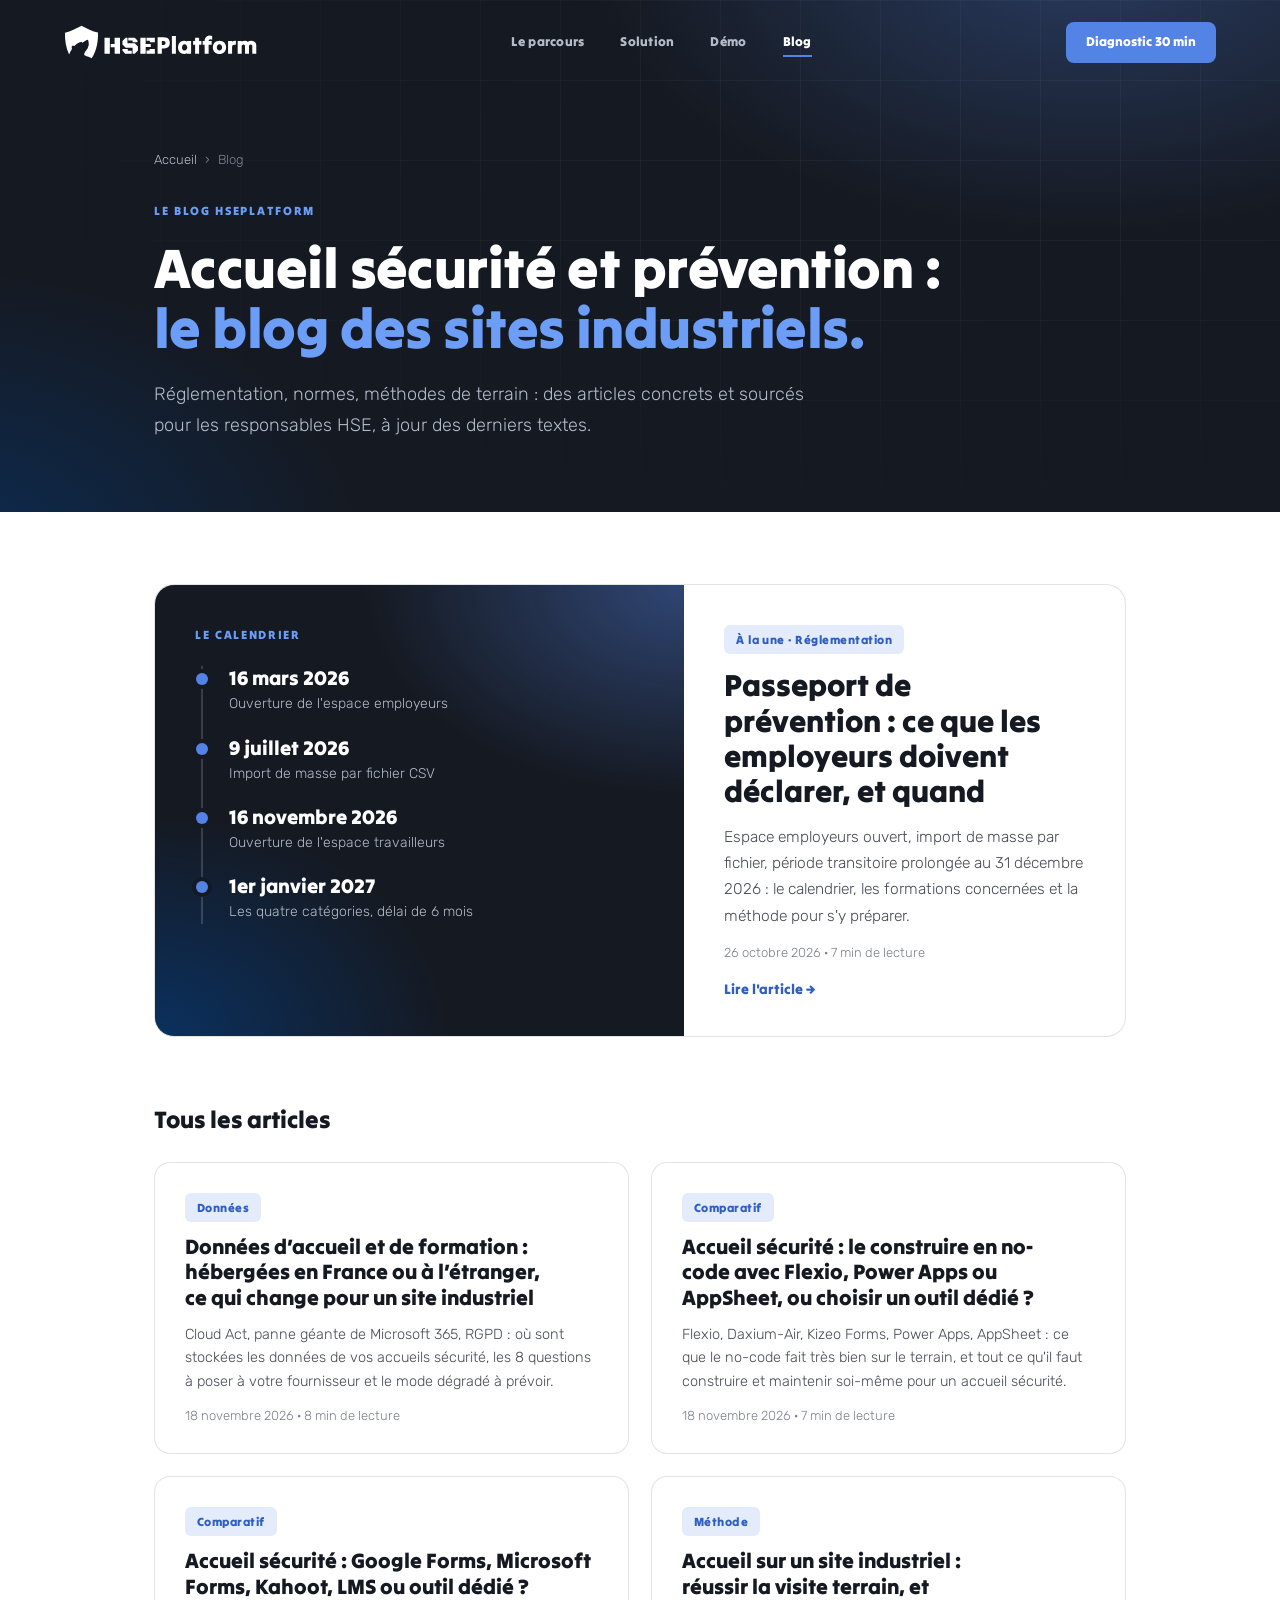
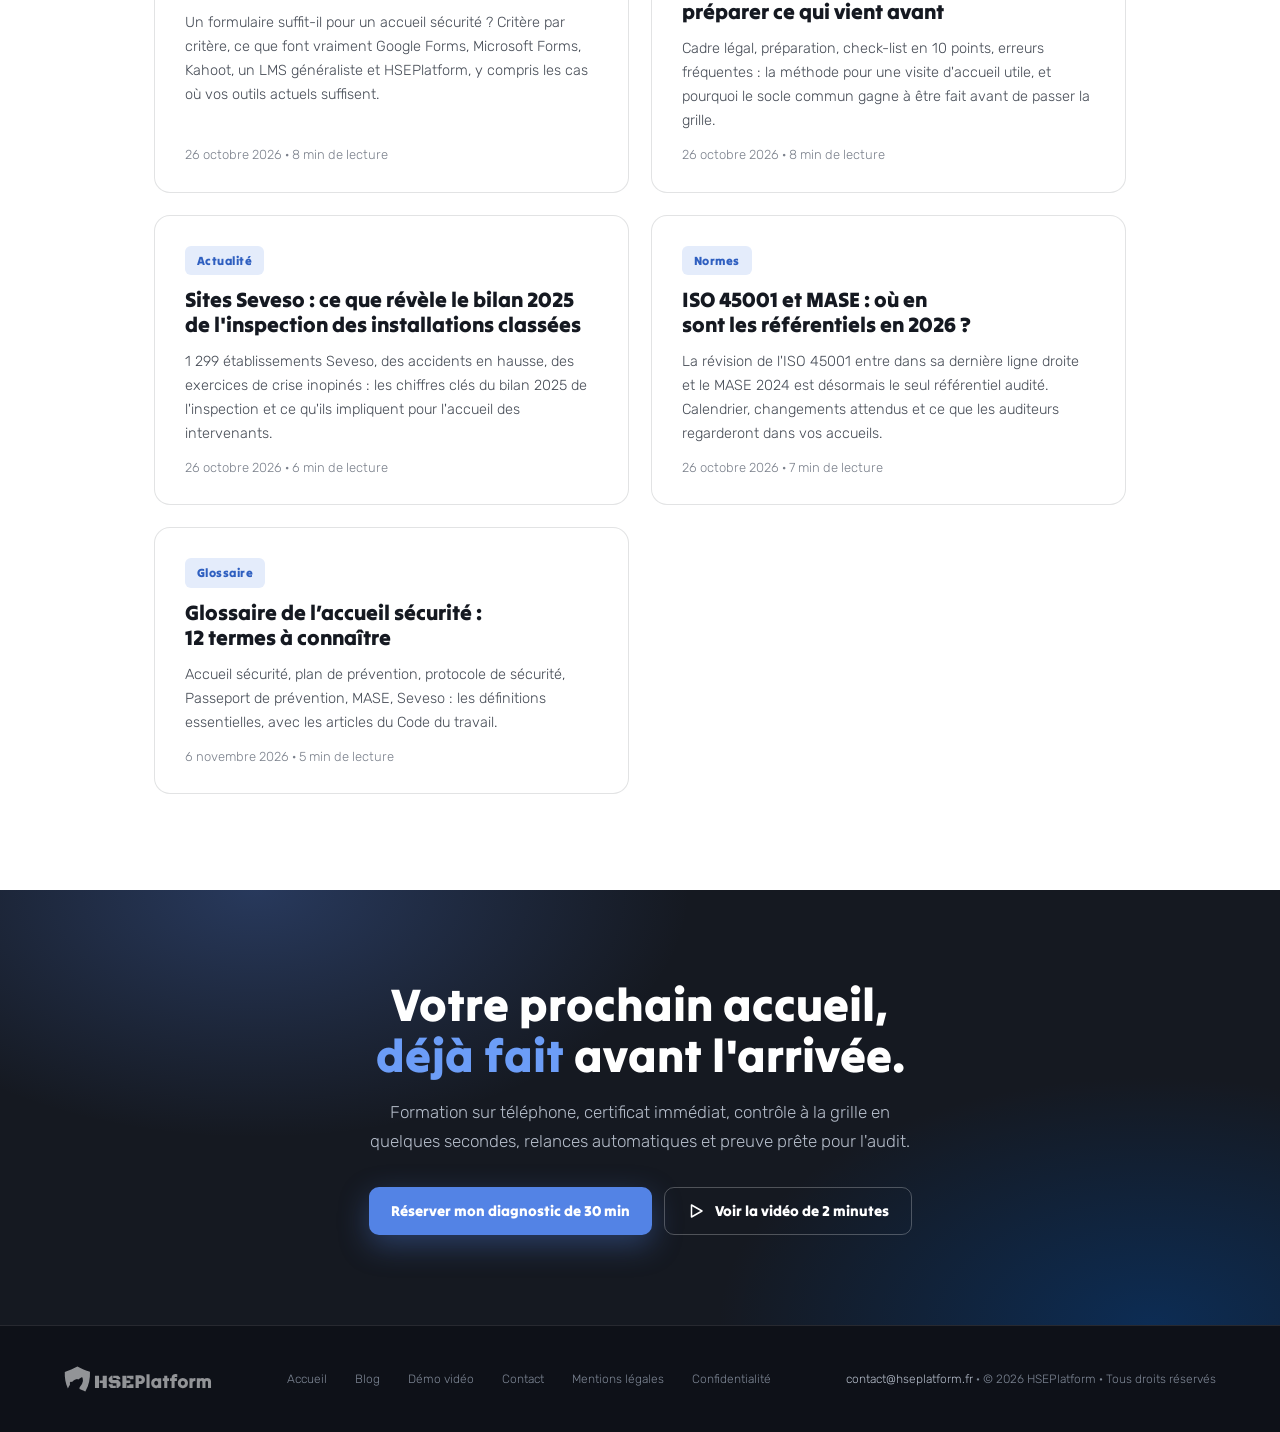
<file: blog/index.html>
<!DOCTYPE html>
<html lang="fr">
<head>
<meta charset="UTF-8">
<meta name="viewport" content="width=device-width, initial-scale=1.0">
<title>Blog accueil sécurité et prévention | HSEPlatform</title>
<meta name="description" content="Passeport de prévention, MASE, ISO 45001, sites Seveso, visite d&#x27;accueil : des articles concrets et sourcés pour les responsables HSE des sites industriels.">
<meta name="author" content="Etienne Landre, HSEPlatform">
<meta name="robots" content="index, follow, max-image-preview:large">
<link rel="canonical" href="https://hseplatform.fr/blog/">
<meta property="og:type" content="website">
<meta property="og:title" content="Blog accueil sécurité et prévention | HSEPlatform">
<meta property="og:description" content="Passeport de prévention, MASE, ISO 45001, sites Seveso, visite d&#x27;accueil : des articles concrets et sourcés pour les responsables HSE des sites industriels.">
<meta property="og:url" content="https://hseplatform.fr/blog/">
<meta property="og:image" content="https://hseplatform.fr/og/blog.jpg">
<meta property="og:image:width" content="1200">
<meta property="og:image:height" content="630">
<meta property="og:locale" content="fr_FR">
<meta property="og:site_name" content="HSEPlatform">
<meta name="twitter:card" content="summary_large_image">
<meta name="twitter:title" content="Blog accueil sécurité et prévention | HSEPlatform">
<meta name="twitter:description" content="Passeport de prévention, MASE, ISO 45001, sites Seveso, visite d&#x27;accueil : des articles concrets et sourcés pour les responsables HSE des sites industriels.">
<meta name="twitter:image" content="https://hseplatform.fr/og/blog.jpg">
<script type="application/ld+json">
{
 "@context": "https://schema.org",
 "@type": "Blog",
 "name": "Blog HSEPlatform",
 "description": "Réglementation, normes et méthodes pour l'accueil sécurité et la prévention sur les sites industriels.",
 "url": "https://hseplatform.fr/blog/",
 "inLanguage": "fr-FR",
 "publisher": {
  "@type": "Organization",
  "name": "HSEPlatform",
  "url": "https://hseplatform.fr/",
  "logo": {
   "@type": "ImageObject",
   "url": "https://hseplatform.fr/icon-512.png"
  }
 },
 "blogPost": [
  {
   "@type": "BlogPosting",
   "headline": "Données d’accueil et de formation : hébergées en France ou à l’étranger, ce qui change pour un site industriel",
   "url": "https://hseplatform.fr/blog/accueil-securite-donnees-hebergement-france-cloud-act.html",
   "datePublished": "2026-11-18",
   "author": {
    "@type": "Person",
    "name": "Etienne Landre",
    "jobTitle": "Cofondateur d'HSEPlatform",
    "url": "https://hseplatform.fr/"
   }
  },
  {
   "@type": "BlogPosting",
   "headline": "Accueil sécurité : le construire en no-code avec Flexio, Power Apps ou AppSheet, ou choisir un outil dédié ?",
   "url": "https://hseplatform.fr/blog/accueil-securite-no-code-flexio-power-apps-appsheet.html",
   "datePublished": "2026-11-18",
   "author": {
    "@type": "Person",
    "name": "Etienne Landre",
    "jobTitle": "Cofondateur d'HSEPlatform",
    "url": "https://hseplatform.fr/"
   }
  },
  {
   "@type": "BlogPosting",
   "headline": "Passeport de prévention : ce que les employeurs doivent déclarer, et quand",
   "url": "https://hseplatform.fr/blog/passeport-de-prevention-employeurs.html",
   "datePublished": "2026-10-26",
   "author": {
    "@type": "Person",
    "name": "Etienne Landre",
    "jobTitle": "Cofondateur d'HSEPlatform",
    "url": "https://hseplatform.fr/"
   }
  },
  {
   "@type": "BlogPosting",
   "headline": "Accueil sécurité : Google Forms, Microsoft Forms, Kahoot, LMS ou outil dédié ?",
   "url": "https://hseplatform.fr/blog/accueil-securite-google-forms-microsoft-forms-kahoot-lms.html",
   "datePublished": "2026-10-26",
   "author": {
    "@type": "Person",
    "name": "Etienne Landre",
    "jobTitle": "Cofondateur d'HSEPlatform",
    "url": "https://hseplatform.fr/"
   }
  },
  {
   "@type": "BlogPosting",
   "headline": "Accueil sur un site industriel : réussir la visite terrain, et préparer ce qui vient avant",
   "url": "https://hseplatform.fr/blog/accueil-securite-visite-site-industriel.html",
   "datePublished": "2026-10-26",
   "author": {
    "@type": "Person",
    "name": "Etienne Landre",
    "jobTitle": "Cofondateur d'HSEPlatform",
    "url": "https://hseplatform.fr/"
   }
  },
  {
   "@type": "BlogPosting",
   "headline": "Sites Seveso : ce que révèle le bilan 2025 de l'inspection des installations classées",
   "url": "https://hseplatform.fr/blog/sites-seveso-bilan-inspection-2025.html",
   "datePublished": "2026-10-26",
   "author": {
    "@type": "Person",
    "name": "Etienne Landre",
    "jobTitle": "Cofondateur d'HSEPlatform",
    "url": "https://hseplatform.fr/"
   }
  },
  {
   "@type": "BlogPosting",
   "headline": "ISO 45001 et MASE : où en sont les référentiels en 2026 ?",
   "url": "https://hseplatform.fr/blog/iso-45001-mase-2026.html",
   "datePublished": "2026-10-26",
   "author": {
    "@type": "Person",
    "name": "Etienne Landre",
    "jobTitle": "Cofondateur d'HSEPlatform",
    "url": "https://hseplatform.fr/"
   }
  }
 ]
}
</script>
<link rel="icon" href="../favicon.ico" sizes="48x48">
<link rel="icon" href="../favicon.svg" type="image/svg+xml">
<link rel="icon" type="image/png" sizes="96x96" href="../favicon-96.png">
<link rel="apple-touch-icon" href="../apple-touch-icon.png">
<link rel="preconnect" href="https://fonts.googleapis.com">
<link rel="preconnect" href="https://fonts.gstatic.com" crossorigin>
<link href="https://fonts.googleapis.com/css2?family=Tilt+Warp&family=Rubik:ital,wght@0,300;0,400;0,500;1,300;1,400&display=swap" rel="stylesheet">
<link rel="stylesheet" href="blog.css?v=20261118">
</head>
<body>
<svg width="0" height="0" style="position:absolute" aria-hidden="true">
  <defs>
    <symbol id="lg-mark" viewBox="0 0 92.32 89.50"><g transform="translate(-161.07 -185.20)"><path d="M176.92 259.85 C178.11 257.30 182.09 251.19 182.58 249.21 C182.97 247.66 180.88 246.55 181.90 243.61 C183.47 239.06 188.19 242.07 188.96 241.68 C189.70 241.32 191.02 239.43 191.92 238.73 C194.71 236.58 204.02 231.04 207.26 231.09 C208.75 231.11 209.67 233.10 211.20 232.77 C213.32 231.80 222.45 225.15 223.95 225.19 C224.41 225.20 225.63 225.98 225.95 226.33 C227.07 227.60 227.90 236.42 227.67 238.38 C227.43 240.29 225.58 245.81 224.71 247.61 C222.57 252.02 212.21 261.61 216.49 266.51 C216.86 266.93 217.35 267.15 217.83 267.42 C222.93 270.27 230.05 271.87 235.55 274.53 C235.67 274.58 235.78 274.65 235.89 274.70 C236.34 274.06 236.73 273.47 237.03 272.98 C248.94 253.51 253.39 228.18 252.54 205.57 C237.20 202.37 222.01 194.81 208.27 187.20 C194.09 194.95 179.23 201.41 163.83 206.35 C163.07 225.46 166.28 246.68 174.76 264.75 C175.47 263.04 176.20 261.40 176.92 259.85 Z"/></g></symbol>
    <symbol id="lg-full" viewBox="0 0 519.50 91.50"><g transform="translate(-161.07 -185.20)"><path d="M176.92 259.85 C178.11 257.30 182.09 251.19 182.58 249.21 C182.97 247.66 180.88 246.55 181.90 243.61 C183.47 239.06 188.19 242.07 188.96 241.68 C189.70 241.32 191.02 239.43 191.92 238.73 C194.71 236.58 204.02 231.04 207.26 231.09 C208.75 231.11 209.67 233.10 211.20 232.77 C213.32 231.80 222.45 225.15 223.95 225.19 C224.41 225.20 225.63 225.98 225.95 226.33 C227.07 227.60 227.90 236.42 227.67 238.38 C227.43 240.29 225.58 245.81 224.71 247.61 C222.57 252.02 212.21 261.61 216.49 266.51 C216.86 266.93 217.35 267.15 217.83 267.42 C222.93 270.27 230.05 271.87 235.55 274.53 C235.67 274.58 235.78 274.65 235.89 274.70 C236.34 274.06 236.73 273.47 237.03 272.98 C248.94 253.51 253.39 228.18 252.54 205.57 C237.20 202.37 222.01 194.81 208.27 187.20 C194.09 194.95 179.23 201.41 163.83 206.35 C163.07 225.46 166.28 246.68 174.76 264.75 C175.47 263.04 176.20 261.40 176.92 259.85 Z"/><path d="M297.32665246352553 262.39849853515625V244.90547385439277H286.68154653534293V236.27255258336663H297.22928868979216V219.33125595375896H311.70403638482094V262.39849853515625ZM270.06479581817985 262.39849853515625V219.33125595375896H284.4097251482308V262.39849853515625Z M345.6504305116832 262.39849853515625V246.26856668666005H327.0214951373637L318.38857386633754 237.63564541563392V227.93172263354063L327.0214951373637 219.33125595375896H331.88968382403255V234.61736842989922H351.6869844831526L360.02781443297863 243.25028970092535V253.79803185537457L351.42734775319695 262.39849853515625ZM345.6504305116832 231.40436389669776V227.0879032611847H334.1615052111447V219.33125595375896H351.3948931619525L358.8594491481781 226.82826653122902V231.40436389669776ZM325.62594771385193 262.39849853515625 318.38857386633754 253.79803185537457V249.4815712198615H332.7335031963885V254.60939663648605H343.3786091245711V262.39849853515625Z M366.5615914724767 262.39849853515625V219.33125595375896H380.90652080252767V236.40237094834447H394.6348128989339V244.710746306926H380.90652080252767V262.39849853515625ZM392.1033547818661 231.79381899163127V227.67208590358496H383.1783421896398V219.33125595375896H405.6044647395611V231.79381899163127ZM383.1783421896398 262.39849853515625V253.79803185537457H391.25953540951014V249.4815712198615H405.6044647395611V262.39849853515625Z M412.93260368347165 262.39849853515625Q412.93260368347165 251.40382189941405 412.93260368347165 240.14736724853515Q412.93260368347165 228.89091259765627 412.93260368347165 217.89623596191407Q416.99016291809085 217.89623596191407 421.0804444046021 217.89623596191407Q425.1707258911133 217.89623596191407 429.16284062194825 217.89623596191407Q434.2020674133301 217.89623596191407 437.9324041290283 219.82684882354738Q441.66274084472656 221.75746168518066 443.7569649658203 225.22602038574217Q445.8511890869141 228.69457908630372 445.8511890869141 233.34113885498047Q445.8511890869141 237.92225411987306 443.7896872177124 241.39081282043458Q441.72818534851075 244.8593715209961 438.16145989227294 246.7572621307373Q434.59473443603514 248.6551527404785 430.0790636749268 248.6551527404785Q428.6392845916748 248.6551527404785 427.2322277603149 248.6551527404785Q425.82517092895506 248.6551527404785 424.3853918457031 248.6551527404785Q424.3853918457031 252.05826693725587 424.3853918457031 255.5268256378174Q424.3853918457031 258.9953843383789 424.3853918457031 262.39849853515625Q421.5712781829834 262.39849853515625 418.6917200164795 262.39849853515625Q415.8121618499756 262.39849853515625 412.93260368347165 262.39849853515625ZM429.16284062194825 228.17102305603026Q427.984839553833 228.17102305603026 426.7741162338257 228.17102305603026Q425.56339291381835 228.17102305603026 424.3853918457031 228.17102305603026Q424.3853918457031 230.78880320739745 424.3853918457031 233.43930561065673Q424.3853918457031 236.089808013916 424.3853918457031 238.7075881652832Q425.69428192138673 238.7075881652832 427.1013387527466 238.7075881652832Q428.50839558410644 238.7075881652832 429.81728565979006 238.7075881652832Q431.8460652770996 238.7075881652832 433.1222331008911 237.20236457824706Q434.3984009246826 235.69714099121094 434.3984009246826 233.47202786254883Q434.3984009246826 231.18147023010255 433.0240663452148 229.6762466430664Q431.64973176574705 228.17102305603026 429.16284062194825 228.17102305603026Z M451.4139749145508 262.39849853515625Q451.4139749145508 250.55304335021972 451.4139749145508 238.51125465393068Q451.4139749145508 226.4694659576416 451.4139749145508 214.62401077270508Q454.0971995697021 214.62401077270508 456.8458687286377 214.62401077270508Q459.59453788757327 214.62401077270508 462.21231803894045 214.62401077270508Q462.21231803894045 226.4694659576416 462.21231803894045 238.51125465393068Q462.21231803894045 250.55304335021972 462.21231803894045 262.39849853515625Q459.59453788757327 262.39849853515625 456.8458687286377 262.39849853515625Q454.0971995697021 262.39849853515625 451.4139749145508 262.39849853515625Z M492.3167785644531 262.39849853515625Q492.3167785644531 261.8749425048828 492.3167785644531 261.3841087265015Q492.3167785644531 260.8932749481201 492.3167785644531 260.4351634216309Q490.68066596984863 261.80949800109863 488.61916410064697 262.56210979461673Q486.5576622314453 263.3147215881348 484.20166009521483 263.3147215881348Q480.8639904022217 263.3147215881348 477.9189877319336 262.0385537643433Q474.9739850616455 260.7623859405518 472.71614968109134 258.3736615524292Q470.4583143005371 255.98493716430664 469.18214647674563 252.71271197509765Q467.9059786529541 249.44048678588868 467.9059786529541 245.4483720550537Q467.9059786529541 241.39081282043458 469.18214647674563 238.11858763122558Q470.4583143005371 234.8463624420166 472.71614968109134 232.5230825576782Q474.9739850616455 230.19980267333983 477.9189877319336 228.92363484954834Q480.8639904022217 227.64746702575684 484.13621559143064 227.64746702575684Q486.4922177276611 227.64746702575684 488.5864418487549 228.4000788192749Q490.68066596984863 229.15269061279298 492.3167785644531 230.46158068847657Q492.3167785644531 229.93802465820312 492.3167785644531 229.47991313171386Q492.3167785644531 229.0218016052246 492.3167785644531 228.56369007873536Q495.0000032196045 228.56369007873536 497.74867237854005 228.56369007873536Q500.49734153747556 228.56369007873536 503.11512168884275 228.56369007873536Q503.11512168884275 236.94058656311034 503.11512168884275 245.4810943069458Q503.11512168884275 254.02160205078124 503.11512168884275 262.39849853515625Q500.49734153747556 262.39849853515625 497.74867237854005 262.39849853515625Q495.0000032196045 262.39849853515625 492.3167785644531 262.39849853515625ZM485.6414391784668 253.75982403564453Q485.6414391784668 253.75982403564453 485.6414391784668 253.75982403564453Q485.6414391784668 253.75982403564453 485.6414391784668 253.75982403564453Q488.7827753601074 253.75982403564453 490.68066596984863 251.46926640319825Q492.5785565795898 249.17870877075197 492.5785565795898 245.4483720550537Q492.5785565795898 241.71803533935548 490.68066596984863 239.4601999588013Q488.7827753601074 237.20236457824709 485.6414391784668 237.20236457824709Q482.434658493042 237.20236457824709 480.56949013519284 239.4274777069092Q478.70432177734375 241.6525908355713 478.70432177734375 245.4483720550537Q478.70432177734375 249.24415327453613 480.56949013519284 251.50198865509032Q482.434658493042 253.75982403564453 485.6414391784668 253.75982403564453Z M513.8480200042725 262.39849853515625Q513.8480200042725 256.37760418701174 513.8480200042725 250.29126533508304Q513.8480200042725 244.2049264831543 513.8480200042725 238.24947663879394Q512.5391299285889 238.24947663879394 511.19751760101315 238.24947663879394Q509.8559052734375 238.24947663879394 508.5470151977539 238.24947663879394Q508.5470151977539 235.8280299987793 508.5470151977539 233.40658335876464Q508.5470151977539 230.98513671875 508.5470151977539 228.56369007873536Q509.8559052734375 228.56369007873536 511.19751760101315 228.56369007873536Q512.5391299285889 228.56369007873536 513.8480200042725 228.56369007873536Q513.8480200042725 226.27313244628908 513.8480200042725 224.01529706573487Q513.8480200042725 221.75746168518066 513.8480200042725 219.53234855651857Q516.5312446594238 219.53234855651857 519.2799138183593 219.53234855651857Q522.028582977295 219.53234855651857 524.6463631286621 219.53234855651857Q524.6463631286621 221.75746168518066 524.6463631286621 224.01529706573487Q524.6463631286621 226.27313244628908 524.6463631286621 228.56369007873536Q526.1515867156983 228.56369007873536 527.7222548065185 228.56369007873536Q529.2929228973388 228.56369007873536 530.798146484375 228.56369007873536Q530.798146484375 230.98513671875 530.798146484375 233.40658335876464Q530.798146484375 235.8280299987793 530.798146484375 238.24947663879394Q529.2929228973388 238.24947663879394 527.7222548065185 238.24947663879394Q526.1515867156983 238.24947663879394 524.6463631286621 238.24947663879394Q524.6463631286621 244.2049264831543 524.6463631286621 250.29126533508304Q524.6463631286621 256.37760418701174 524.6463631286621 262.39849853515625Q522.028582977295 262.39849853515625 519.2799138183593 262.39849853515625Q516.5312446594238 262.39849853515625 513.8480200042725 262.39849853515625Z M534.2667112426758 238.24947663879394Q534.2667112426758 235.8280299987793 534.2667112426758 233.40658335876464Q534.2667112426758 230.98513671875 534.2667112426758 228.56369007873536Q535.5756013183594 228.56369007873536 536.9172136459351 228.56369007873536Q538.2588259735107 228.56369007873536 539.5677160491944 228.56369007873536Q539.5677160491944 228.23646755981446 539.5677160491944 227.97468954467774Q539.5677160491944 227.71291152954103 539.5677160491944 227.4511335144043Q539.5677160491944 223.06635176086428 541.3674399032593 220.0886268386841Q543.1671637573243 217.1109019165039 546.1448886795044 215.5075115737915Q549.1226136016845 213.9041212310791 552.6893390579223 213.6750654678345Q556.2560645141601 213.44600970458984 559.7900677185058 214.62401077270508Q559.7900677185058 217.04545741271974 559.7900677185058 219.59779306030276Q559.7900677185058 222.15012870788576 559.7900677185058 224.63701985168458Q555.8633974914551 223.328129776001 553.1147283325195 224.11346382141113Q550.366059173584 224.8987978668213 550.366059173584 227.51657801818848Q550.366059173584 227.7783560333252 550.366059173584 228.04013404846194Q550.366059173584 228.30191206359865 550.366059173584 228.56369007873536Q552.3948387908936 228.56369007873536 554.4236184082031 228.56369007873536Q556.4523980255127 228.56369007873536 558.4811776428222 228.56369007873536Q558.4811776428222 230.98513671875 558.4811776428222 233.40658335876464Q558.4811776428222 235.8280299987793 558.4811776428222 238.24947663879394Q556.4523980255127 238.24947663879394 554.4236184082031 238.24947663879394Q552.3948387908936 238.24947663879394 550.366059173584 238.24947663879394Q550.366059173584 244.2049264831543 550.366059173584 250.29126533508304Q550.366059173584 256.37760418701174 550.366059173584 262.39849853515625Q547.7482790222168 262.39849853515625 544.9996098632812 262.39849853515625Q542.2509407043457 262.39849853515625 539.5677160491944 262.39849853515625Q539.5677160491944 256.37760418701174 539.5677160491944 250.29126533508304Q539.5677160491944 244.2049264831543 539.5677160491944 238.24947663879394Q538.2588259735107 238.24947663879394 536.9172136459351 238.24947663879394Q535.5756013183594 238.24947663879394 534.2667112426758 238.24947663879394Z M579.4234512329101 263.4456105957031Q579.4234512329101 263.4456105957031 579.4234512329101 263.4456105957031Q579.4234512329101 263.4456105957031 579.4234512329101 263.4456105957031Q575.6276700134277 263.4456105957031 572.3554448242187 262.10399826812744Q569.0832196350098 260.7623859405518 566.6617729949951 258.308217048645Q564.2403263549804 255.8540481567383 562.8987140274048 252.58182296752932Q561.5571016998291 249.30959777832032 561.5571016998291 245.4483720550537Q561.5571016998291 241.5871463317871 562.8987140274048 238.3149211425781Q564.2403263549804 235.04269595336913 566.6617729949951 232.6212493133545Q569.0832196350098 230.19980267333983 572.3554448242187 228.85819034576417Q575.6276700134277 227.51657801818848 579.4234512329101 227.51657801818848Q583.2846769561768 227.51657801818848 586.5241798934937 228.85819034576417Q589.7636828308106 230.19980267333983 592.1851294708251 232.6212493133545Q594.6065761108398 235.04269595336913 595.9481884384155 238.3149211425781Q597.2898007659912 241.5871463317871 597.2898007659912 245.4483720550537Q597.2898007659912 249.30959777832032 595.9481884384155 252.58182296752932Q594.6065761108398 255.8540481567383 592.1851294708251 258.308217048645Q589.7636828308106 260.7623859405518 586.5241798934937 262.10399826812744Q583.2846769561768 263.4456105957031 579.4234512329101 263.4456105957031ZM579.4234512329101 253.69437953186036Q579.4234512329101 253.69437953186036 579.4234512329101 253.69437953186036Q579.4234512329101 253.69437953186036 579.4234512329101 253.69437953186036Q582.630231918335 253.69437953186036 584.5608447799682 251.371099647522Q586.4914576416015 249.04781976318358 586.4914576416015 245.4483720550537Q586.4914576416015 241.78347984313965 584.5608447799682 239.52564446258543Q582.630231918335 237.26780908203125 579.4234512329101 237.26780908203125Q576.2166705474854 237.26780908203125 574.286057685852 239.52564446258543Q572.3554448242187 241.78347984313965 572.3554448242187 245.4483720550537Q572.3554448242187 249.04781976318358 574.286057685852 251.371099647522Q576.2166705474854 253.69437953186036 579.4234512329101 253.69437953186036Z M602.6562714385987 262.39849853515625Q602.6562714385987 254.02160205078124 602.6562714385987 245.4810943069458Q602.6562714385987 236.94058656311034 602.6562714385987 228.56369007873536Q605.33949609375 228.56369007873536 608.0881652526855 228.56369007873536Q610.8368344116211 228.56369007873536 613.4546145629882 228.56369007873536Q613.4546145629882 229.0218016052246 613.4546145629882 229.47991313171386Q613.4546145629882 229.93802465820312 613.4546145629882 230.39613618469238Q615.4833941802979 228.95635710144043 618.0357298278809 228.23646755981446Q620.5880654754638 227.51657801818848 623.5985126495361 227.8438005371094Q623.5985126495361 230.46158068847657 623.5985126495361 233.14480534362792Q623.5985126495361 235.8280299987793 623.5985126495361 238.44581015014649Q618.428396850586 237.7259206085205 615.9415057067871 239.3293109512329Q613.4546145629882 240.9327012939453 613.4546145629882 244.5321490020752Q613.4546145629882 248.91693075561523 613.4546145629882 253.43260151672362Q613.4546145629882 257.948272277832 613.4546145629882 262.39849853515625Q610.8368344116211 262.39849853515625 608.0881652526855 262.39849853515625Q605.33949609375 262.39849853515625 602.6562714385987 262.39849853515625Z M628.5068573760987 262.39849853515625Q628.5068573760987 254.02160205078124 628.5068573760987 245.4810943069458Q628.5068573760987 236.94058656311034 628.5068573760987 228.56369007873536Q631.19008203125 228.56369007873536 633.9387511901855 228.56369007873536Q636.6874203491211 228.56369007873536 639.3052005004882 228.56369007873536Q639.3052005004882 229.0218016052246 639.3052005004882 229.4144686279297Q639.3052005004882 229.80713565063476 639.3052005004882 230.26524717712402Q641.0067575988769 229.0218016052246 643.1009817199706 228.33463431549072Q645.1952058410644 227.64746702575684 647.4203189697265 227.64746702575684Q649.8417656097412 227.64746702575684 651.8705452270508 228.46552332305907Q653.8993248443603 229.28357962036134 655.3391039276123 230.85424771118164Q657.433328048706 229.3490241241455 660.0838304519652 228.49824557495117Q662.7343328552246 227.64746702575684 665.5484465179443 227.64746702575684Q669.5405612487793 227.64746702575684 672.4528416671753 229.28357962036134Q675.3651220855713 230.91969221496583 676.9685124282837 233.9301393890381Q678.5719027709961 236.94058656311034 678.5719027709961 241.19447930908203Q678.5719027709961 246.4300396118164 678.5719027709961 251.79648892211912Q678.5719027709961 257.1629382324219 678.5719027709961 262.39849853515625Q675.954122619629 262.39849853515625 673.2054534606934 262.39849853515625Q670.4567843017578 262.39849853515625 667.7735596466065 262.39849853515625Q667.7735596466065 257.4901607513428 667.7735596466065 252.45093395996093Q667.7735596466065 247.4117071685791 667.7735596466065 242.50336938476562Q667.7735596466065 240.27825625610353 666.7591698379517 238.87119942474368Q665.7447800292969 237.4641425933838 663.5196669006348 237.4641425933838Q661.3599982757569 237.4641425933838 660.1492749557495 238.8057549209595Q658.9385516357422 240.14736724853515 658.9385516357422 242.50336938476562Q658.9385516357422 247.4117071685791 658.9385516357422 252.45093395996093Q658.9385516357422 257.4901607513428 658.9385516357422 262.39849853515625Q656.320771484375 262.39849853515625 653.5721023254395 262.39849853515625Q650.823433166504 262.39849853515625 648.1402085113525 262.39849853515625Q648.1402085113525 257.4901607513428 648.1402085113525 252.45093395996093Q648.1402085113525 247.4117071685791 648.1402085113525 242.50336938476562Q648.1402085113525 240.27825625610353 647.1258187026978 238.87119942474368Q646.111428894043 237.4641425933838 643.8863157653809 237.4641425933838Q641.7266471405029 237.4641425933838 640.5159238204956 238.8057549209595Q639.3052005004882 240.14736724853515 639.3052005004882 242.50336938476562Q639.3052005004882 247.4117071685791 639.3052005004882 252.45093395996093Q639.3052005004882 257.4901607513428 639.3052005004882 262.39849853515625Q636.6874203491211 262.39849853515625 633.9387511901855 262.39849853515625Q631.19008203125 262.39849853515625 628.5068573760987 262.39849853515625Z"/></g></symbol>
  </defs>
</svg>
<nav id="nav">
  <a href="../" class="nav-logo" aria-label="HSEPlatform, accueil"><svg class="lg" viewBox="0 0 519.50 91.50" aria-hidden="true"><use href="#lg-full"/></svg></a>
  <div class="nav-links">
    <a href="../#grille">Le parcours</a>
    <a href="../#solution">Solution</a>
    <a href="../#demo">Démo</a>
    <a href="./" class="on" aria-current="page">Blog</a>
  </div>
  <a href="../#contact" class="nav-cta">Diagnostic 30 min</a>
</nav>

<header class="bh">
  <div class="bh-in">
    <div class="crumbs" aria-label="Fil d'Ariane"><a href="../">Accueil</a><span aria-hidden="true">›</span><span>Blog</span></div>
    <span class="eyebrow">Le blog HSEPlatform</span>
    <h1>Accueil sécurité et prévention : <em>le blog des sites industriels.</em></h1>
    <p class="intro">Réglementation, normes, méthodes de terrain : des articles concrets et sourcés pour les responsables HSE, à jour des derniers textes.</p>
  </div>
</header>

<main class="wrap">
  <a class="feat" href="passeport-de-prevention-employeurs.html">
    <div class="feat-v"><div class="fv"><div class="fv-k">Le calendrier</div><ul class="fv-tl"><li><b>16 mars 2026</b><span>Ouverture de l&#x27;espace employeurs</span></li><li><b>9 juillet 2026</b><span>Import de masse par fichier CSV</span></li><li><b>16 novembre 2026</b><span>Ouverture de l&#x27;espace travailleurs</span></li><li><b>1er janvier 2027</b><span>Les quatre catégories, délai de 6 mois</span></li></ul></div></div>
    <div class="feat-b">
      <span class="tag">À la une · Réglementation</span>
      <h2>Passeport de prévention : ce que les employeurs doivent déclarer, et quand</h2>
      <p>Espace employeurs ouvert, import de masse par fichier, période transitoire prolongée au 31 décembre 2026 : le calendrier, les formations concernées et la méthode pour s&#x27;y préparer.</p>
      <span class="small-meta">26 octobre 2026 · 7 min de lecture</span>
      <span class="more">Lire l'article →</span>
    </div>
  </a>

  <div class="sec-h"><h2>Tous les articles</h2></div>
  <div class="grid">
    <a class="card" href="accueil-securite-donnees-hebergement-france-cloud-act.html">
      <span class="tag">Données</span>
      <h3>Données d’accueil et de formation : hébergées en France ou à l’étranger, ce qui change pour un site industriel</h3>
      <p>Cloud Act, panne géante de Microsoft 365, RGPD : où sont stockées les données de vos accueils sécurité, les 8 questions à poser à votre fournisseur et le mode dégradé à prévoir.</p>
      <span class="small-meta">18 novembre 2026 · 8 min de lecture</span>
    </a>
    <a class="card" href="accueil-securite-no-code-flexio-power-apps-appsheet.html">
      <span class="tag">Comparatif</span>
      <h3>Accueil sécurité : le construire en no-code avec Flexio, Power Apps ou AppSheet, ou choisir un outil dédié ?</h3>
      <p>Flexio, Daxium-Air, Kizeo Forms, Power Apps, AppSheet : ce que le no-code fait très bien sur le terrain, et tout ce qu&#x27;il faut construire et maintenir soi-même pour un accueil sécurité.</p>
      <span class="small-meta">18 novembre 2026 · 7 min de lecture</span>
    </a>
    <a class="card" href="accueil-securite-google-forms-microsoft-forms-kahoot-lms.html">
      <span class="tag">Comparatif</span>
      <h3>Accueil sécurité : Google Forms, Microsoft Forms, Kahoot, LMS ou outil dédié ?</h3>
      <p>Un formulaire suffit-il pour un accueil sécurité ? Critère par critère, ce que font vraiment Google Forms, Microsoft Forms, Kahoot, un LMS généraliste et HSEPlatform, y compris les cas où vos outils actuels suffisent.</p>
      <span class="small-meta">26 octobre 2026 · 8 min de lecture</span>
    </a>
    <a class="card" href="accueil-securite-visite-site-industriel.html">
      <span class="tag">Méthode</span>
      <h3>Accueil sur un site industriel : réussir la visite terrain, et préparer ce qui vient avant</h3>
      <p>Cadre légal, préparation, check-list en 10 points, erreurs fréquentes : la méthode pour une visite d&#x27;accueil utile, et pourquoi le socle commun gagne à être fait avant de passer la grille.</p>
      <span class="small-meta">26 octobre 2026 · 8 min de lecture</span>
    </a>
    <a class="card" href="sites-seveso-bilan-inspection-2025.html">
      <span class="tag">Actualité</span>
      <h3>Sites Seveso : ce que révèle le bilan 2025 de l&#x27;inspection des installations classées</h3>
      <p>1 299 établissements Seveso, des accidents en hausse, des exercices de crise inopinés : les chiffres clés du bilan 2025 de l&#x27;inspection et ce qu&#x27;ils impliquent pour l&#x27;accueil des intervenants.</p>
      <span class="small-meta">26 octobre 2026 · 6 min de lecture</span>
    </a>
    <a class="card" href="iso-45001-mase-2026.html">
      <span class="tag">Normes</span>
      <h3>ISO 45001 et MASE : où en sont les référentiels en 2026 ?</h3>
      <p>La révision de l&#x27;ISO 45001 entre dans sa dernière ligne droite et le MASE 2024 est désormais le seul référentiel audité. Calendrier, changements attendus et ce que les auditeurs regarderont dans vos accueils.</p>
      <span class="small-meta">26 octobre 2026 · 7 min de lecture</span>
    </a>
    <a class="card" href="glossaire-accueil-securite.html">
      <span class="tag">Glossaire</span>
      <h3>Glossaire de l’accueil sécurité : 12 termes à connaître</h3>
      <p>Accueil sécurité, plan de prévention, protocole de sécurité, Passeport de prévention, MASE, Seveso : les définitions essentielles, avec les articles du Code du travail.</p>
      <span class="small-meta">6 novembre 2026 · 5 min de lecture</span>
    </a>
  </div>
</main>

<section class="endcta">
  <h2>Votre prochain accueil, <em>déjà fait</em> avant l'arrivée.</h2>
  <p>Formation sur téléphone, certificat immédiat, contrôle à la grille en quelques secondes, relances automatiques et preuve prête pour l'audit.</p>
  <div class="cta-row">
    <a class="btn main" href="../#contact">Réserver mon diagnostic de 30 min</a>
    <a class="btn ghost" href="../#demo"><svg viewBox="0 0 24 24"><polygon points="6 4 20 12 6 20 6 4"/></svg>Voir la vidéo de 2 minutes</a>
  </div>
</section>

<footer>
  <div class="ft-logo"><svg class="lg" viewBox="0 0 519.50 91.50" aria-hidden="true"><use href="#lg-full"/></svg></div>
  <div class="ft-links">
    <a href="../">Accueil</a>
    <a href="./">Blog</a>
    <a href="../#demo">Démo vidéo</a>
    <a href="../#contact">Contact</a>
    <a href="../#mentions-legales">Mentions légales</a>
    <a href="../#confidentialite">Confidentialité</a>
  </div>
  <div class="ft-copy"><a href="mailto:contact@hseplatform.fr">contact@hseplatform.fr</a> · © 2026 HSEPlatform · Tous droits réservés</div>
</footer>
<script>
(function(){
  var nav=document.getElementById('nav'),sp=document.getElementById('sp');
  function onScroll(){
    nav.classList.toggle('sc',window.scrollY>40);
    if(sp){var h=document.documentElement.scrollHeight-window.innerHeight;sp.style.width=(h>0?window.scrollY/h*100:0)+'%';}
  }
  window.addEventListener('scroll',onScroll,{passive:true});onScroll();
  var links=[].slice.call(document.querySelectorAll('.toc a[href^="#"]'));
  if(links.length&&'IntersectionObserver' in window){
    var map={};links.forEach(function(a){map[a.getAttribute('href').slice(1)]=a;});
    var io=new IntersectionObserver(function(es){es.forEach(function(e){if(e.isIntersecting){links.forEach(function(l){l.classList.remove('on');});var a=map[e.target.id];if(a)a.classList.add('on');}});},{rootMargin:'-20% 0px -70% 0px'});
    Object.keys(map).forEach(function(id){var el=document.getElementById(id);if(el)io.observe(el);});
  }
})();
</script>
</body>
</html>
</file>
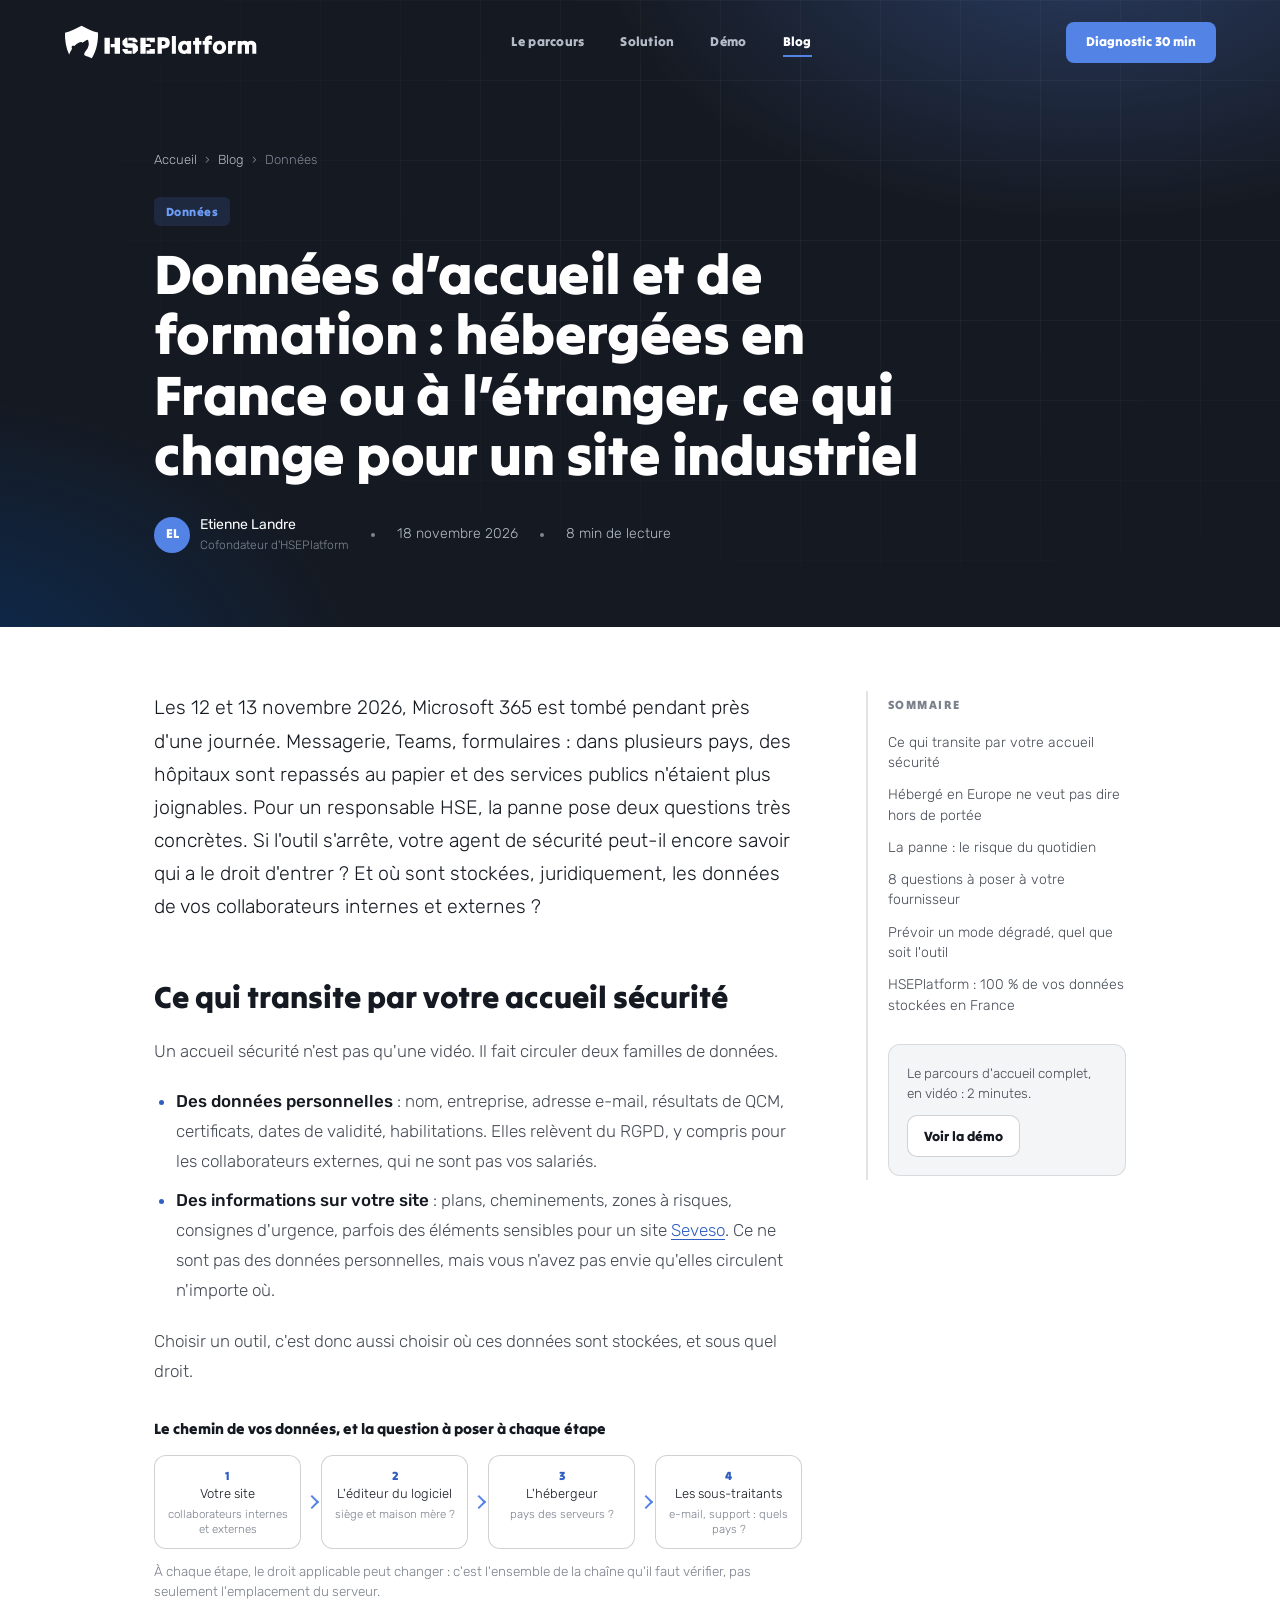
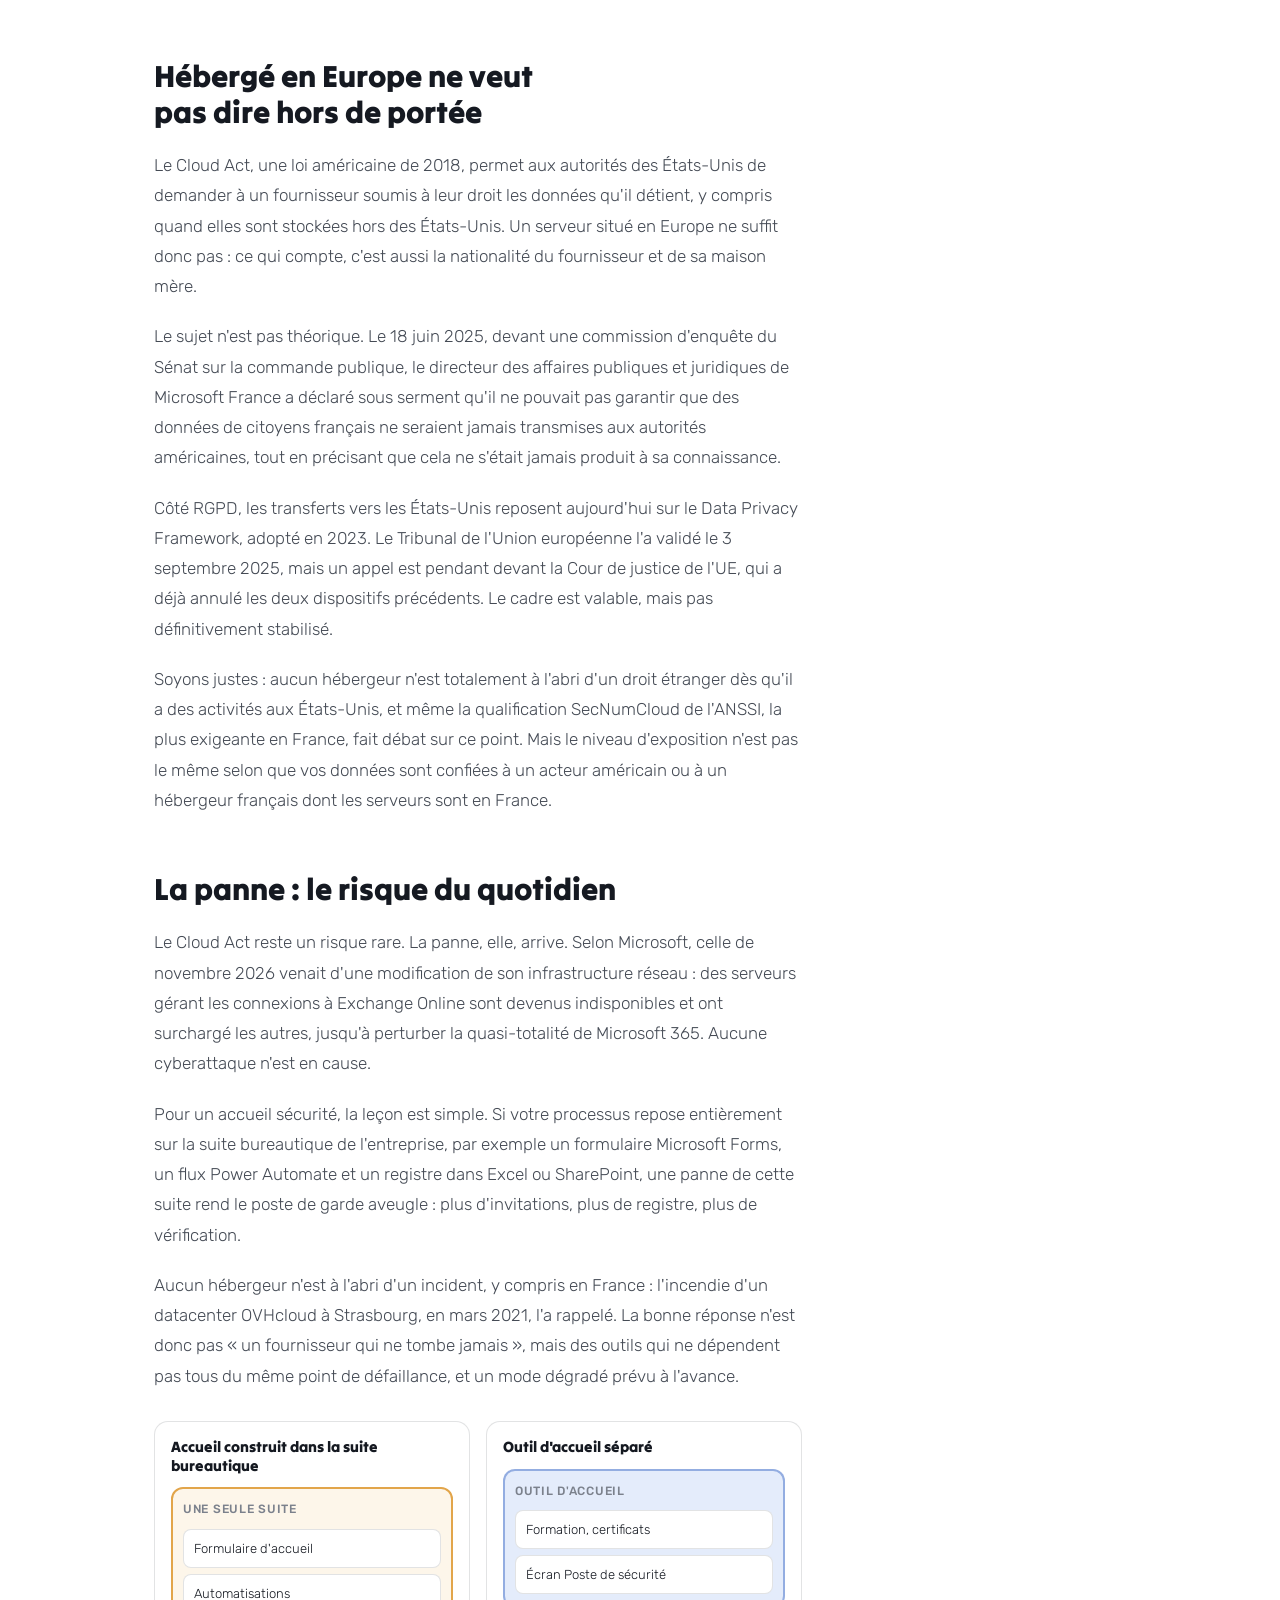
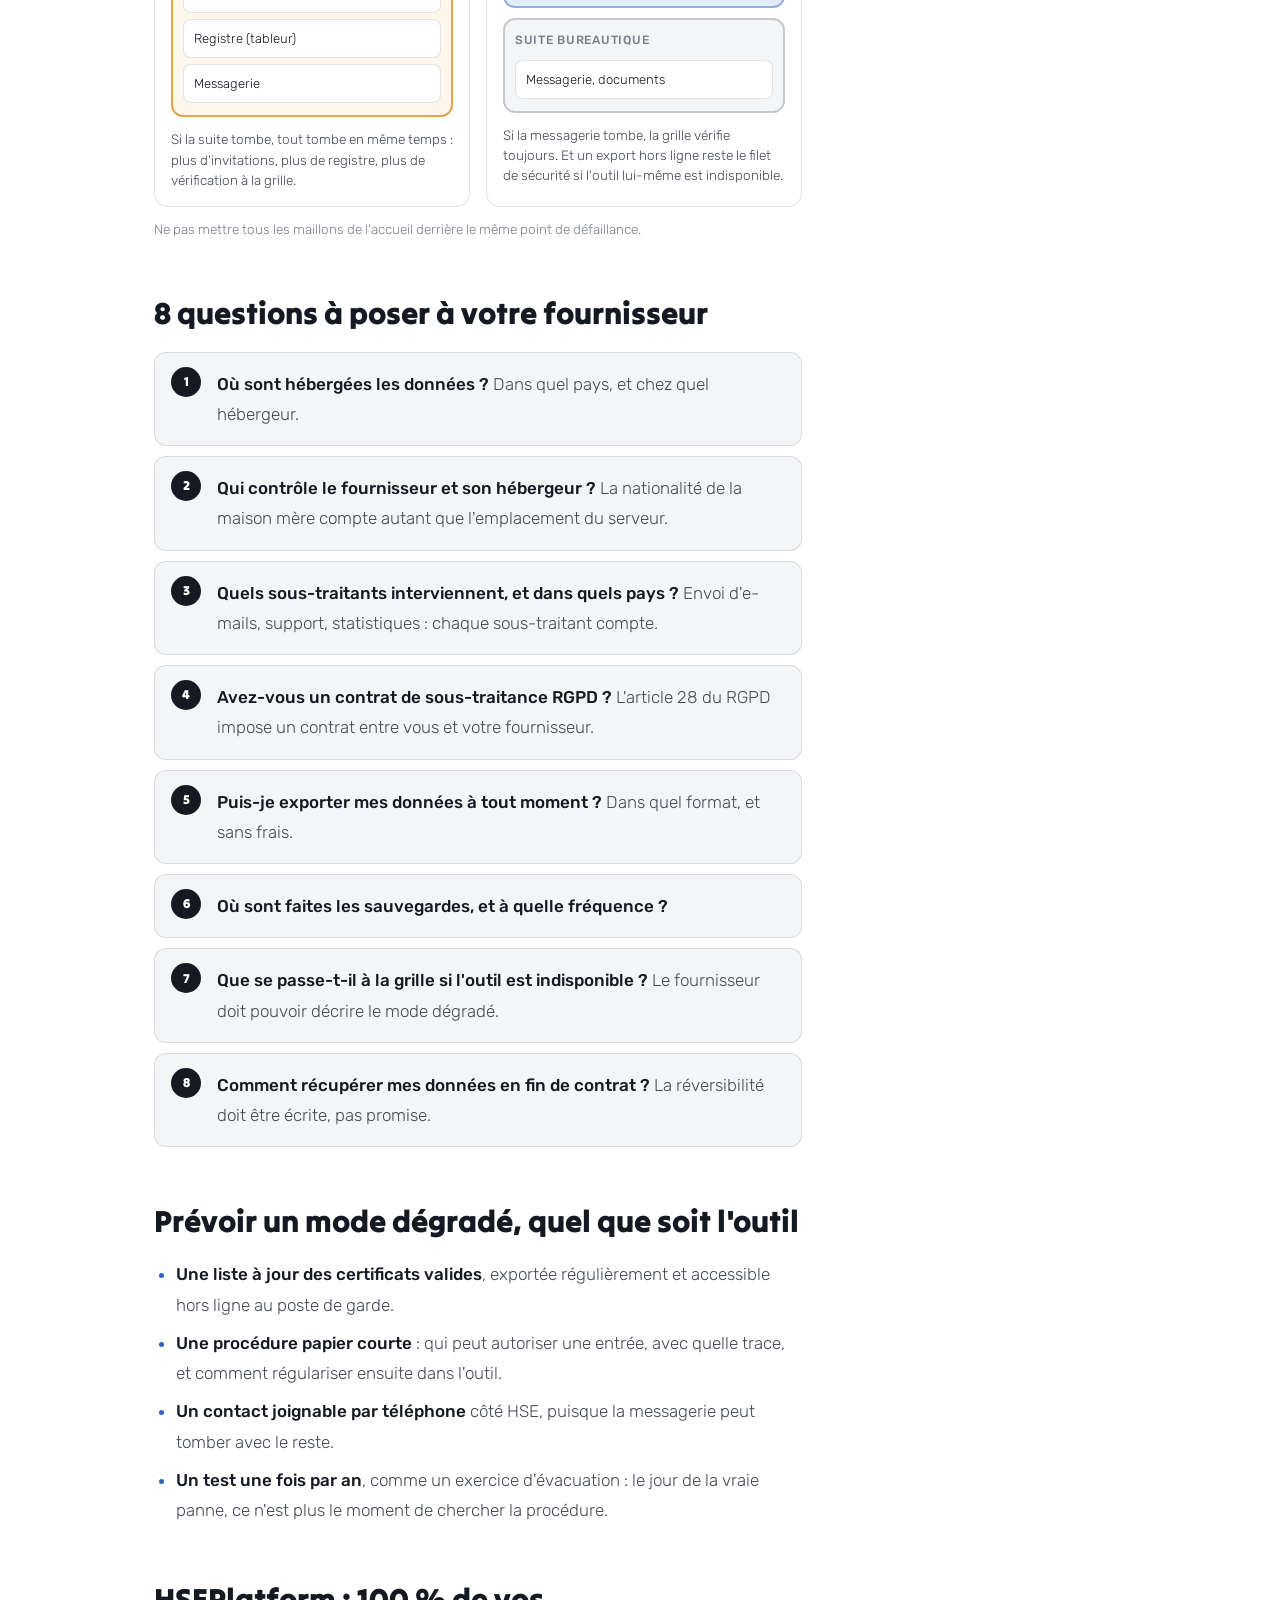
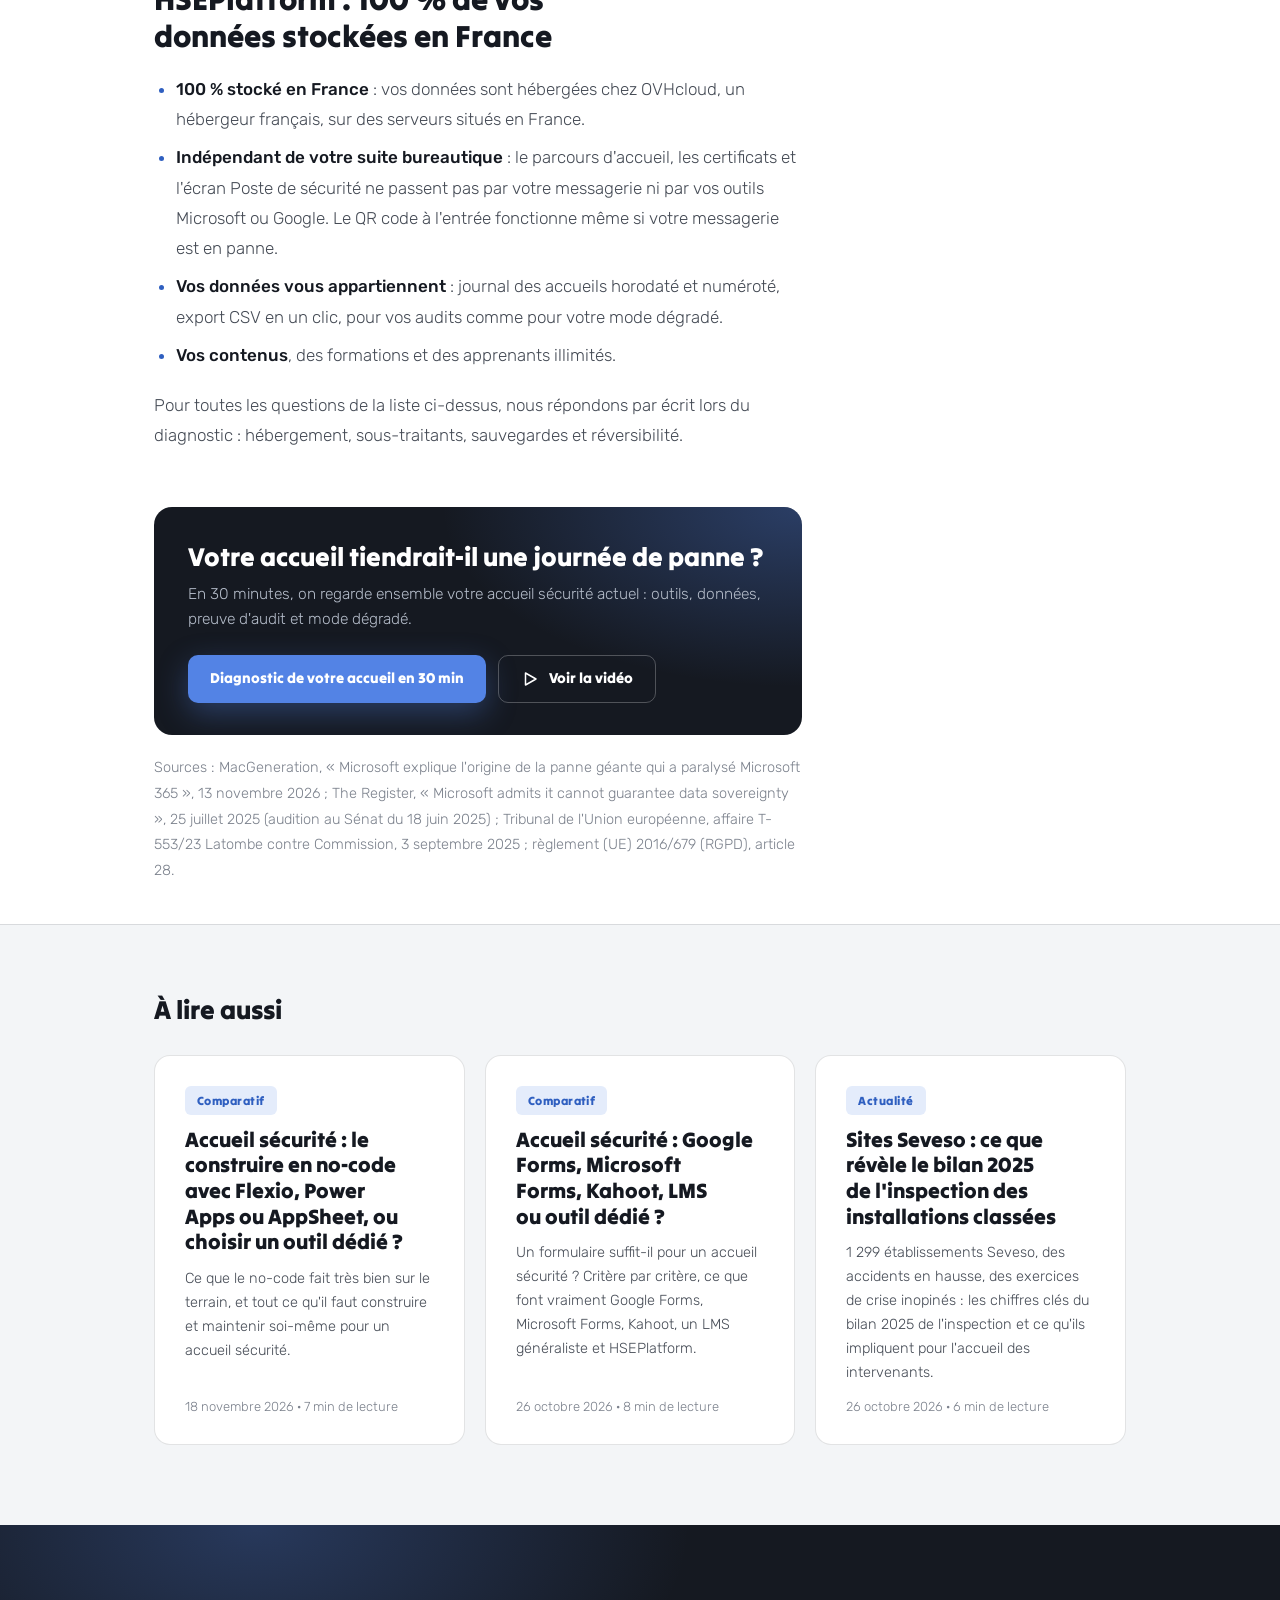
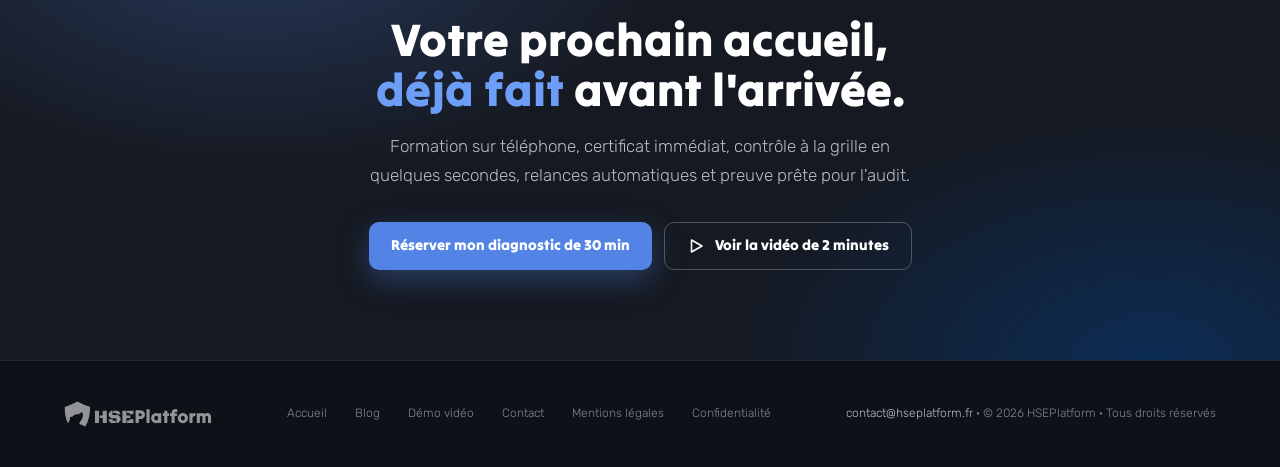
<file: blog/accueil-securite-donnees-hebergement-france-cloud-act.html>
<!DOCTYPE html>
<html lang="fr">
<head>
<meta charset="UTF-8">
<meta name="viewport" content="width=device-width, initial-scale=1.0">
<title>Accueil sécurité : données en France ou Cloud Act ?</title>
<meta name="description" content="Cloud Act, panne géante de Microsoft 365, RGPD : où sont stockées les données de vos accueils sécurité, et les questions à poser à votre fournisseur.">
<meta name="author" content="Etienne Landre, HSEPlatform">
<meta name="robots" content="index, follow, max-image-preview:large">
<link rel="canonical" href="https://hseplatform.fr/blog/accueil-securite-donnees-hebergement-france-cloud-act.html">
<meta property="og:type" content="article">
<meta property="og:title" content="Accueil sécurité : données en France ou Cloud Act ?">
<meta property="og:description" content="Cloud Act, panne géante de Microsoft 365, RGPD : où sont stockées les données de vos accueils sécurité, et les questions à poser à votre fournisseur.">
<meta property="og:url" content="https://hseplatform.fr/blog/accueil-securite-donnees-hebergement-france-cloud-act.html">
<meta property="og:image" content="https://hseplatform.fr/og/accueil-securite-donnees-hebergement-france-cloud-act.jpg">
<meta property="og:image:width" content="1200">
<meta property="og:image:height" content="630">
<meta property="og:locale" content="fr_FR">
<meta property="og:site_name" content="HSEPlatform">
<meta name="twitter:card" content="summary_large_image">
<meta name="twitter:title" content="Accueil sécurité : données en France ou Cloud Act ?">
<meta name="twitter:description" content="Cloud Act, panne géante de Microsoft 365, RGPD : où sont stockées les données de vos accueils sécurité, et les questions à poser à votre fournisseur.">
<meta name="twitter:image" content="https://hseplatform.fr/og/accueil-securite-donnees-hebergement-france-cloud-act.jpg">
<script type="application/ld+json">
[
 {
  "@context": "https://schema.org",
  "@type": "BlogPosting",
  "headline": "Données d’accueil et de formation : hébergées en France ou à l’étranger, ce qui change pour un site industriel",
  "description": "Cloud Act, panne géante de Microsoft 365, RGPD : où sont stockées les données de vos accueils sécurité, et les questions à poser à votre fournisseur.",
  "image": [
   "https://hseplatform.fr/og/accueil-securite-donnees-hebergement-france-cloud-act.jpg"
  ],
  "datePublished": "2026-11-18",
  "dateModified": "2026-11-18",
  "author": {
   "@type": "Person",
   "name": "Etienne Landre",
   "jobTitle": "Cofondateur d'HSEPlatform",
   "url": "https://hseplatform.fr/"
  },
  "publisher": {
   "@type": "Organization",
   "name": "HSEPlatform",
   "url": "https://hseplatform.fr/",
   "logo": {
    "@type": "ImageObject",
    "url": "https://hseplatform.fr/icon-512.png"
   }
  },
  "inLanguage": "fr-FR",
  "mainEntityOfPage": {
   "@type": "WebPage",
   "@id": "https://hseplatform.fr/blog/accueil-securite-donnees-hebergement-france-cloud-act.html"
  },
  "articleSection": "Données",
  "isPartOf": {
   "@type": "Blog",
   "name": "Blog HSEPlatform",
   "url": "https://hseplatform.fr/blog/"
  }
 },
 {
  "@context": "https://schema.org",
  "@type": "BreadcrumbList",
  "itemListElement": [
   {
    "@type": "ListItem",
    "position": 1,
    "name": "Accueil",
    "item": "https://hseplatform.fr/"
   },
   {
    "@type": "ListItem",
    "position": 2,
    "name": "Blog",
    "item": "https://hseplatform.fr/blog/"
   },
   {
    "@type": "ListItem",
    "position": 3,
    "name": "Données d’accueil et de formation : hébergées en France ou à l’étranger, ce qui change pour un site industriel",
    "item": "https://hseplatform.fr/blog/accueil-securite-donnees-hebergement-france-cloud-act.html"
   }
  ]
 }
]
</script>
<link rel="icon" href="../favicon.ico" sizes="48x48">
<link rel="icon" href="../favicon.svg" type="image/svg+xml">
<link rel="icon" type="image/png" sizes="96x96" href="../favicon-96.png">
<link rel="apple-touch-icon" href="../apple-touch-icon.png">
<link rel="preconnect" href="https://fonts.googleapis.com">
<link rel="preconnect" href="https://fonts.gstatic.com" crossorigin>
<link href="https://fonts.googleapis.com/css2?family=Tilt+Warp&family=Rubik:ital,wght@0,300;0,400;0,500;1,300;1,400&display=swap" rel="stylesheet">
<link rel="stylesheet" href="blog.css?v=20261118">
</head>
<body>
<svg width="0" height="0" style="position:absolute" aria-hidden="true">
  <defs>
    <symbol id="lg-mark" viewBox="0 0 92.32 89.50"><g transform="translate(-161.07 -185.20)"><path d="M176.92 259.85 C178.11 257.30 182.09 251.19 182.58 249.21 C182.97 247.66 180.88 246.55 181.90 243.61 C183.47 239.06 188.19 242.07 188.96 241.68 C189.70 241.32 191.02 239.43 191.92 238.73 C194.71 236.58 204.02 231.04 207.26 231.09 C208.75 231.11 209.67 233.10 211.20 232.77 C213.32 231.80 222.45 225.15 223.95 225.19 C224.41 225.20 225.63 225.98 225.95 226.33 C227.07 227.60 227.90 236.42 227.67 238.38 C227.43 240.29 225.58 245.81 224.71 247.61 C222.57 252.02 212.21 261.61 216.49 266.51 C216.86 266.93 217.35 267.15 217.83 267.42 C222.93 270.27 230.05 271.87 235.55 274.53 C235.67 274.58 235.78 274.65 235.89 274.70 C236.34 274.06 236.73 273.47 237.03 272.98 C248.94 253.51 253.39 228.18 252.54 205.57 C237.20 202.37 222.01 194.81 208.27 187.20 C194.09 194.95 179.23 201.41 163.83 206.35 C163.07 225.46 166.28 246.68 174.76 264.75 C175.47 263.04 176.20 261.40 176.92 259.85 Z"/></g></symbol>
    <symbol id="lg-full" viewBox="0 0 519.50 91.50"><g transform="translate(-161.07 -185.20)"><path d="M176.92 259.85 C178.11 257.30 182.09 251.19 182.58 249.21 C182.97 247.66 180.88 246.55 181.90 243.61 C183.47 239.06 188.19 242.07 188.96 241.68 C189.70 241.32 191.02 239.43 191.92 238.73 C194.71 236.58 204.02 231.04 207.26 231.09 C208.75 231.11 209.67 233.10 211.20 232.77 C213.32 231.80 222.45 225.15 223.95 225.19 C224.41 225.20 225.63 225.98 225.95 226.33 C227.07 227.60 227.90 236.42 227.67 238.38 C227.43 240.29 225.58 245.81 224.71 247.61 C222.57 252.02 212.21 261.61 216.49 266.51 C216.86 266.93 217.35 267.15 217.83 267.42 C222.93 270.27 230.05 271.87 235.55 274.53 C235.67 274.58 235.78 274.65 235.89 274.70 C236.34 274.06 236.73 273.47 237.03 272.98 C248.94 253.51 253.39 228.18 252.54 205.57 C237.20 202.37 222.01 194.81 208.27 187.20 C194.09 194.95 179.23 201.41 163.83 206.35 C163.07 225.46 166.28 246.68 174.76 264.75 C175.47 263.04 176.20 261.40 176.92 259.85 Z"/><path d="M297.32665246352553 262.39849853515625V244.90547385439277H286.68154653534293V236.27255258336663H297.22928868979216V219.33125595375896H311.70403638482094V262.39849853515625ZM270.06479581817985 262.39849853515625V219.33125595375896H284.4097251482308V262.39849853515625Z M345.6504305116832 262.39849853515625V246.26856668666005H327.0214951373637L318.38857386633754 237.63564541563392V227.93172263354063L327.0214951373637 219.33125595375896H331.88968382403255V234.61736842989922H351.6869844831526L360.02781443297863 243.25028970092535V253.79803185537457L351.42734775319695 262.39849853515625ZM345.6504305116832 231.40436389669776V227.0879032611847H334.1615052111447V219.33125595375896H351.3948931619525L358.8594491481781 226.82826653122902V231.40436389669776ZM325.62594771385193 262.39849853515625 318.38857386633754 253.79803185537457V249.4815712198615H332.7335031963885V254.60939663648605H343.3786091245711V262.39849853515625Z M366.5615914724767 262.39849853515625V219.33125595375896H380.90652080252767V236.40237094834447H394.6348128989339V244.710746306926H380.90652080252767V262.39849853515625ZM392.1033547818661 231.79381899163127V227.67208590358496H383.1783421896398V219.33125595375896H405.6044647395611V231.79381899163127ZM383.1783421896398 262.39849853515625V253.79803185537457H391.25953540951014V249.4815712198615H405.6044647395611V262.39849853515625Z M412.93260368347165 262.39849853515625Q412.93260368347165 251.40382189941405 412.93260368347165 240.14736724853515Q412.93260368347165 228.89091259765627 412.93260368347165 217.89623596191407Q416.99016291809085 217.89623596191407 421.0804444046021 217.89623596191407Q425.1707258911133 217.89623596191407 429.16284062194825 217.89623596191407Q434.2020674133301 217.89623596191407 437.9324041290283 219.82684882354738Q441.66274084472656 221.75746168518066 443.7569649658203 225.22602038574217Q445.8511890869141 228.69457908630372 445.8511890869141 233.34113885498047Q445.8511890869141 237.92225411987306 443.7896872177124 241.39081282043458Q441.72818534851075 244.8593715209961 438.16145989227294 246.7572621307373Q434.59473443603514 248.6551527404785 430.0790636749268 248.6551527404785Q428.6392845916748 248.6551527404785 427.2322277603149 248.6551527404785Q425.82517092895506 248.6551527404785 424.3853918457031 248.6551527404785Q424.3853918457031 252.05826693725587 424.3853918457031 255.5268256378174Q424.3853918457031 258.9953843383789 424.3853918457031 262.39849853515625Q421.5712781829834 262.39849853515625 418.6917200164795 262.39849853515625Q415.8121618499756 262.39849853515625 412.93260368347165 262.39849853515625ZM429.16284062194825 228.17102305603026Q427.984839553833 228.17102305603026 426.7741162338257 228.17102305603026Q425.56339291381835 228.17102305603026 424.3853918457031 228.17102305603026Q424.3853918457031 230.78880320739745 424.3853918457031 233.43930561065673Q424.3853918457031 236.089808013916 424.3853918457031 238.7075881652832Q425.69428192138673 238.7075881652832 427.1013387527466 238.7075881652832Q428.50839558410644 238.7075881652832 429.81728565979006 238.7075881652832Q431.8460652770996 238.7075881652832 433.1222331008911 237.20236457824706Q434.3984009246826 235.69714099121094 434.3984009246826 233.47202786254883Q434.3984009246826 231.18147023010255 433.0240663452148 229.6762466430664Q431.64973176574705 228.17102305603026 429.16284062194825 228.17102305603026Z M451.4139749145508 262.39849853515625Q451.4139749145508 250.55304335021972 451.4139749145508 238.51125465393068Q451.4139749145508 226.4694659576416 451.4139749145508 214.62401077270508Q454.0971995697021 214.62401077270508 456.8458687286377 214.62401077270508Q459.59453788757327 214.62401077270508 462.21231803894045 214.62401077270508Q462.21231803894045 226.4694659576416 462.21231803894045 238.51125465393068Q462.21231803894045 250.55304335021972 462.21231803894045 262.39849853515625Q459.59453788757327 262.39849853515625 456.8458687286377 262.39849853515625Q454.0971995697021 262.39849853515625 451.4139749145508 262.39849853515625Z M492.3167785644531 262.39849853515625Q492.3167785644531 261.8749425048828 492.3167785644531 261.3841087265015Q492.3167785644531 260.8932749481201 492.3167785644531 260.4351634216309Q490.68066596984863 261.80949800109863 488.61916410064697 262.56210979461673Q486.5576622314453 263.3147215881348 484.20166009521483 263.3147215881348Q480.8639904022217 263.3147215881348 477.9189877319336 262.0385537643433Q474.9739850616455 260.7623859405518 472.71614968109134 258.3736615524292Q470.4583143005371 255.98493716430664 469.18214647674563 252.71271197509765Q467.9059786529541 249.44048678588868 467.9059786529541 245.4483720550537Q467.9059786529541 241.39081282043458 469.18214647674563 238.11858763122558Q470.4583143005371 234.8463624420166 472.71614968109134 232.5230825576782Q474.9739850616455 230.19980267333983 477.9189877319336 228.92363484954834Q480.8639904022217 227.64746702575684 484.13621559143064 227.64746702575684Q486.4922177276611 227.64746702575684 488.5864418487549 228.4000788192749Q490.68066596984863 229.15269061279298 492.3167785644531 230.46158068847657Q492.3167785644531 229.93802465820312 492.3167785644531 229.47991313171386Q492.3167785644531 229.0218016052246 492.3167785644531 228.56369007873536Q495.0000032196045 228.56369007873536 497.74867237854005 228.56369007873536Q500.49734153747556 228.56369007873536 503.11512168884275 228.56369007873536Q503.11512168884275 236.94058656311034 503.11512168884275 245.4810943069458Q503.11512168884275 254.02160205078124 503.11512168884275 262.39849853515625Q500.49734153747556 262.39849853515625 497.74867237854005 262.39849853515625Q495.0000032196045 262.39849853515625 492.3167785644531 262.39849853515625ZM485.6414391784668 253.75982403564453Q485.6414391784668 253.75982403564453 485.6414391784668 253.75982403564453Q485.6414391784668 253.75982403564453 485.6414391784668 253.75982403564453Q488.7827753601074 253.75982403564453 490.68066596984863 251.46926640319825Q492.5785565795898 249.17870877075197 492.5785565795898 245.4483720550537Q492.5785565795898 241.71803533935548 490.68066596984863 239.4601999588013Q488.7827753601074 237.20236457824709 485.6414391784668 237.20236457824709Q482.434658493042 237.20236457824709 480.56949013519284 239.4274777069092Q478.70432177734375 241.6525908355713 478.70432177734375 245.4483720550537Q478.70432177734375 249.24415327453613 480.56949013519284 251.50198865509032Q482.434658493042 253.75982403564453 485.6414391784668 253.75982403564453Z M513.8480200042725 262.39849853515625Q513.8480200042725 256.37760418701174 513.8480200042725 250.29126533508304Q513.8480200042725 244.2049264831543 513.8480200042725 238.24947663879394Q512.5391299285889 238.24947663879394 511.19751760101315 238.24947663879394Q509.8559052734375 238.24947663879394 508.5470151977539 238.24947663879394Q508.5470151977539 235.8280299987793 508.5470151977539 233.40658335876464Q508.5470151977539 230.98513671875 508.5470151977539 228.56369007873536Q509.8559052734375 228.56369007873536 511.19751760101315 228.56369007873536Q512.5391299285889 228.56369007873536 513.8480200042725 228.56369007873536Q513.8480200042725 226.27313244628908 513.8480200042725 224.01529706573487Q513.8480200042725 221.75746168518066 513.8480200042725 219.53234855651857Q516.5312446594238 219.53234855651857 519.2799138183593 219.53234855651857Q522.028582977295 219.53234855651857 524.6463631286621 219.53234855651857Q524.6463631286621 221.75746168518066 524.6463631286621 224.01529706573487Q524.6463631286621 226.27313244628908 524.6463631286621 228.56369007873536Q526.1515867156983 228.56369007873536 527.7222548065185 228.56369007873536Q529.2929228973388 228.56369007873536 530.798146484375 228.56369007873536Q530.798146484375 230.98513671875 530.798146484375 233.40658335876464Q530.798146484375 235.8280299987793 530.798146484375 238.24947663879394Q529.2929228973388 238.24947663879394 527.7222548065185 238.24947663879394Q526.1515867156983 238.24947663879394 524.6463631286621 238.24947663879394Q524.6463631286621 244.2049264831543 524.6463631286621 250.29126533508304Q524.6463631286621 256.37760418701174 524.6463631286621 262.39849853515625Q522.028582977295 262.39849853515625 519.2799138183593 262.39849853515625Q516.5312446594238 262.39849853515625 513.8480200042725 262.39849853515625Z M534.2667112426758 238.24947663879394Q534.2667112426758 235.8280299987793 534.2667112426758 233.40658335876464Q534.2667112426758 230.98513671875 534.2667112426758 228.56369007873536Q535.5756013183594 228.56369007873536 536.9172136459351 228.56369007873536Q538.2588259735107 228.56369007873536 539.5677160491944 228.56369007873536Q539.5677160491944 228.23646755981446 539.5677160491944 227.97468954467774Q539.5677160491944 227.71291152954103 539.5677160491944 227.4511335144043Q539.5677160491944 223.06635176086428 541.3674399032593 220.0886268386841Q543.1671637573243 217.1109019165039 546.1448886795044 215.5075115737915Q549.1226136016845 213.9041212310791 552.6893390579223 213.6750654678345Q556.2560645141601 213.44600970458984 559.7900677185058 214.62401077270508Q559.7900677185058 217.04545741271974 559.7900677185058 219.59779306030276Q559.7900677185058 222.15012870788576 559.7900677185058 224.63701985168458Q555.8633974914551 223.328129776001 553.1147283325195 224.11346382141113Q550.366059173584 224.8987978668213 550.366059173584 227.51657801818848Q550.366059173584 227.7783560333252 550.366059173584 228.04013404846194Q550.366059173584 228.30191206359865 550.366059173584 228.56369007873536Q552.3948387908936 228.56369007873536 554.4236184082031 228.56369007873536Q556.4523980255127 228.56369007873536 558.4811776428222 228.56369007873536Q558.4811776428222 230.98513671875 558.4811776428222 233.40658335876464Q558.4811776428222 235.8280299987793 558.4811776428222 238.24947663879394Q556.4523980255127 238.24947663879394 554.4236184082031 238.24947663879394Q552.3948387908936 238.24947663879394 550.366059173584 238.24947663879394Q550.366059173584 244.2049264831543 550.366059173584 250.29126533508304Q550.366059173584 256.37760418701174 550.366059173584 262.39849853515625Q547.7482790222168 262.39849853515625 544.9996098632812 262.39849853515625Q542.2509407043457 262.39849853515625 539.5677160491944 262.39849853515625Q539.5677160491944 256.37760418701174 539.5677160491944 250.29126533508304Q539.5677160491944 244.2049264831543 539.5677160491944 238.24947663879394Q538.2588259735107 238.24947663879394 536.9172136459351 238.24947663879394Q535.5756013183594 238.24947663879394 534.2667112426758 238.24947663879394Z M579.4234512329101 263.4456105957031Q579.4234512329101 263.4456105957031 579.4234512329101 263.4456105957031Q579.4234512329101 263.4456105957031 579.4234512329101 263.4456105957031Q575.6276700134277 263.4456105957031 572.3554448242187 262.10399826812744Q569.0832196350098 260.7623859405518 566.6617729949951 258.308217048645Q564.2403263549804 255.8540481567383 562.8987140274048 252.58182296752932Q561.5571016998291 249.30959777832032 561.5571016998291 245.4483720550537Q561.5571016998291 241.5871463317871 562.8987140274048 238.3149211425781Q564.2403263549804 235.04269595336913 566.6617729949951 232.6212493133545Q569.0832196350098 230.19980267333983 572.3554448242187 228.85819034576417Q575.6276700134277 227.51657801818848 579.4234512329101 227.51657801818848Q583.2846769561768 227.51657801818848 586.5241798934937 228.85819034576417Q589.7636828308106 230.19980267333983 592.1851294708251 232.6212493133545Q594.6065761108398 235.04269595336913 595.9481884384155 238.3149211425781Q597.2898007659912 241.5871463317871 597.2898007659912 245.4483720550537Q597.2898007659912 249.30959777832032 595.9481884384155 252.58182296752932Q594.6065761108398 255.8540481567383 592.1851294708251 258.308217048645Q589.7636828308106 260.7623859405518 586.5241798934937 262.10399826812744Q583.2846769561768 263.4456105957031 579.4234512329101 263.4456105957031ZM579.4234512329101 253.69437953186036Q579.4234512329101 253.69437953186036 579.4234512329101 253.69437953186036Q579.4234512329101 253.69437953186036 579.4234512329101 253.69437953186036Q582.630231918335 253.69437953186036 584.5608447799682 251.371099647522Q586.4914576416015 249.04781976318358 586.4914576416015 245.4483720550537Q586.4914576416015 241.78347984313965 584.5608447799682 239.52564446258543Q582.630231918335 237.26780908203125 579.4234512329101 237.26780908203125Q576.2166705474854 237.26780908203125 574.286057685852 239.52564446258543Q572.3554448242187 241.78347984313965 572.3554448242187 245.4483720550537Q572.3554448242187 249.04781976318358 574.286057685852 251.371099647522Q576.2166705474854 253.69437953186036 579.4234512329101 253.69437953186036Z M602.6562714385987 262.39849853515625Q602.6562714385987 254.02160205078124 602.6562714385987 245.4810943069458Q602.6562714385987 236.94058656311034 602.6562714385987 228.56369007873536Q605.33949609375 228.56369007873536 608.0881652526855 228.56369007873536Q610.8368344116211 228.56369007873536 613.4546145629882 228.56369007873536Q613.4546145629882 229.0218016052246 613.4546145629882 229.47991313171386Q613.4546145629882 229.93802465820312 613.4546145629882 230.39613618469238Q615.4833941802979 228.95635710144043 618.0357298278809 228.23646755981446Q620.5880654754638 227.51657801818848 623.5985126495361 227.8438005371094Q623.5985126495361 230.46158068847657 623.5985126495361 233.14480534362792Q623.5985126495361 235.8280299987793 623.5985126495361 238.44581015014649Q618.428396850586 237.7259206085205 615.9415057067871 239.3293109512329Q613.4546145629882 240.9327012939453 613.4546145629882 244.5321490020752Q613.4546145629882 248.91693075561523 613.4546145629882 253.43260151672362Q613.4546145629882 257.948272277832 613.4546145629882 262.39849853515625Q610.8368344116211 262.39849853515625 608.0881652526855 262.39849853515625Q605.33949609375 262.39849853515625 602.6562714385987 262.39849853515625Z M628.5068573760987 262.39849853515625Q628.5068573760987 254.02160205078124 628.5068573760987 245.4810943069458Q628.5068573760987 236.94058656311034 628.5068573760987 228.56369007873536Q631.19008203125 228.56369007873536 633.9387511901855 228.56369007873536Q636.6874203491211 228.56369007873536 639.3052005004882 228.56369007873536Q639.3052005004882 229.0218016052246 639.3052005004882 229.4144686279297Q639.3052005004882 229.80713565063476 639.3052005004882 230.26524717712402Q641.0067575988769 229.0218016052246 643.1009817199706 228.33463431549072Q645.1952058410644 227.64746702575684 647.4203189697265 227.64746702575684Q649.8417656097412 227.64746702575684 651.8705452270508 228.46552332305907Q653.8993248443603 229.28357962036134 655.3391039276123 230.85424771118164Q657.433328048706 229.3490241241455 660.0838304519652 228.49824557495117Q662.7343328552246 227.64746702575684 665.5484465179443 227.64746702575684Q669.5405612487793 227.64746702575684 672.4528416671753 229.28357962036134Q675.3651220855713 230.91969221496583 676.9685124282837 233.9301393890381Q678.5719027709961 236.94058656311034 678.5719027709961 241.19447930908203Q678.5719027709961 246.4300396118164 678.5719027709961 251.79648892211912Q678.5719027709961 257.1629382324219 678.5719027709961 262.39849853515625Q675.954122619629 262.39849853515625 673.2054534606934 262.39849853515625Q670.4567843017578 262.39849853515625 667.7735596466065 262.39849853515625Q667.7735596466065 257.4901607513428 667.7735596466065 252.45093395996093Q667.7735596466065 247.4117071685791 667.7735596466065 242.50336938476562Q667.7735596466065 240.27825625610353 666.7591698379517 238.87119942474368Q665.7447800292969 237.4641425933838 663.5196669006348 237.4641425933838Q661.3599982757569 237.4641425933838 660.1492749557495 238.8057549209595Q658.9385516357422 240.14736724853515 658.9385516357422 242.50336938476562Q658.9385516357422 247.4117071685791 658.9385516357422 252.45093395996093Q658.9385516357422 257.4901607513428 658.9385516357422 262.39849853515625Q656.320771484375 262.39849853515625 653.5721023254395 262.39849853515625Q650.823433166504 262.39849853515625 648.1402085113525 262.39849853515625Q648.1402085113525 257.4901607513428 648.1402085113525 252.45093395996093Q648.1402085113525 247.4117071685791 648.1402085113525 242.50336938476562Q648.1402085113525 240.27825625610353 647.1258187026978 238.87119942474368Q646.111428894043 237.4641425933838 643.8863157653809 237.4641425933838Q641.7266471405029 237.4641425933838 640.5159238204956 238.8057549209595Q639.3052005004882 240.14736724853515 639.3052005004882 242.50336938476562Q639.3052005004882 247.4117071685791 639.3052005004882 252.45093395996093Q639.3052005004882 257.4901607513428 639.3052005004882 262.39849853515625Q636.6874203491211 262.39849853515625 633.9387511901855 262.39849853515625Q631.19008203125 262.39849853515625 628.5068573760987 262.39849853515625Z"/></g></symbol>
  </defs>
</svg>
<div class="sp" id="sp"></div>
<nav id="nav">
  <a href="../" class="nav-logo" aria-label="HSEPlatform, accueil"><svg class="lg" viewBox="0 0 519.50 91.50" aria-hidden="true"><use href="#lg-full"/></svg></a>
  <div class="nav-links">
    <a href="../#grille">Le parcours</a>
    <a href="../#solution">Solution</a>
    <a href="../#demo">Démo</a>
    <a href="./" class="on" aria-current="page">Blog</a>
  </div>
  <a href="../#contact" class="nav-cta">Diagnostic 30 min</a>
</nav>

<header class="bh">
  <div class="bh-in narrow">
    <div class="crumbs" aria-label="Fil d'Ariane"><a href="../">Accueil</a><span aria-hidden="true">›</span><a href="./">Blog</a><span aria-hidden="true">›</span><span>Données</span></div>
    <span class="cat">Données</span>
    <h1 style="margin-top:18px">Données d’accueil et de formation : hébergées en France ou à l’étranger, ce qui change pour un site industriel</h1>
    <div class="meta">
      <div class="who"><span class="av" aria-hidden="true">EL</span><div><b>Etienne Landre</b><small>Cofondateur d&#x27;HSEPlatform</small></div></div>
      <span class="dot" aria-hidden="true"></span>
      <time datetime="2026-11-18">18 novembre 2026</time>
      <span class="dot" aria-hidden="true"></span>
      <span>8 min de lecture</span>
    </div>
  </div>
</header>

<main class="art">
  <article class="prose">
<p class="lead">Les 12 et 13 novembre 2026, Microsoft 365 est tombé pendant près d'une journée. Messagerie, Teams, formulaires : dans plusieurs pays, des hôpitaux sont repassés au papier et des services publics n'étaient plus joignables. Pour un responsable HSE, la panne pose deux questions très concrètes. Si l'outil s'arrête, votre agent de sécurité peut-il encore savoir qui a le droit d'entrer ? Et où sont stockées, juridiquement, les données de vos collaborateurs internes et externes ?</p>

<h2 id="donnees">Ce qui transite par votre accueil sécurité</h2>
<p>Un accueil sécurité n'est pas qu'une vidéo. Il fait circuler deux familles de données.</p>
<ul>
  <li><strong>Des données personnelles</strong> : nom, entreprise, adresse e-mail, résultats de QCM, certificats, dates de validité, habilitations. Elles relèvent du RGPD, y compris pour les collaborateurs externes, qui ne sont pas vos salariés.</li>
  <li><strong>Des informations sur votre site</strong> : plans, cheminements, zones à risques, consignes d'urgence, parfois des éléments sensibles pour un site <a href="sites-seveso-bilan-inspection-2025.html">Seveso</a>. Ce ne sont pas des données personnelles, mais vous n'avez pas envie qu'elles circulent n'importe où.</li>
</ul>
<p>Choisir un outil, c'est donc aussi choisir où ces données sont stockées, et sous quel droit.</p>
<figure class="fig" aria-label="Schéma : le chemin de vos données">
  <div class="fig-t">Le chemin de vos données, et la question à poser à chaque étape</div>
  <ol class="flow"><li><span class="n">1</span>Votre site<span class="sub">collaborateurs internes et externes</span></li><li><span class="n">2</span>L'éditeur du logiciel<span class="sub">siège et maison mère ?</span></li><li><span class="n">3</span>L'hébergeur<span class="sub">pays des serveurs ?</span></li><li><span class="n">4</span>Les sous-traitants<span class="sub">e-mail, support : quels pays ?</span></li></ol>
  <figcaption>À chaque étape, le droit applicable peut changer : c'est l'ensemble de la chaîne qu'il faut vérifier, pas seulement l'emplacement du serveur.</figcaption>
</figure>

<h2 id="cloud-act">Hébergé en Europe ne veut pas dire hors de portée</h2>
<p>Le Cloud Act, une loi américaine de 2018, permet aux autorités des États-Unis de demander à un fournisseur soumis à leur droit les données qu'il détient, y compris quand elles sont stockées hors des États-Unis. Un serveur situé en Europe ne suffit donc pas : ce qui compte, c'est aussi la nationalité du fournisseur et de sa maison mère.</p>
<p>Le sujet n'est pas théorique. Le 18 juin 2025, devant une commission d'enquête du Sénat sur la commande publique, le directeur des affaires publiques et juridiques de Microsoft France a déclaré sous serment qu'il ne pouvait pas garantir que des données de citoyens français ne seraient jamais transmises aux autorités américaines, tout en précisant que cela ne s'était jamais produit à sa connaissance.</p>
<p>Côté RGPD, les transferts vers les États-Unis reposent aujourd'hui sur le Data Privacy Framework, adopté en 2023. Le Tribunal de l'Union européenne l'a validé le 3 septembre 2025, mais un appel est pendant devant la Cour de justice de l'UE, qui a déjà annulé les deux dispositifs précédents. Le cadre est valable, mais pas définitivement stabilisé.</p>
<p>Soyons justes : aucun hébergeur n'est totalement à l'abri d'un droit étranger dès qu'il a des activités aux États-Unis, et même la qualification SecNumCloud de l'ANSSI, la plus exigeante en France, fait débat sur ce point. Mais le niveau d'exposition n'est pas le même selon que vos données sont confiées à un acteur américain ou à un hébergeur français dont les serveurs sont en France.</p>

<h2 id="panne">La panne : le risque du quotidien</h2>
<p>Le Cloud Act reste un risque rare. La panne, elle, arrive. Selon Microsoft, celle de novembre 2026 venait d'une modification de son infrastructure réseau : des serveurs gérant les connexions à Exchange Online sont devenus indisponibles et ont surchargé les autres, jusqu'à perturber la quasi-totalité de Microsoft 365. Aucune cyberattaque n'est en cause.</p>
<p>Pour un accueil sécurité, la leçon est simple. Si votre processus repose entièrement sur la suite bureautique de l'entreprise, par exemple un formulaire Microsoft Forms, un flux Power Automate et un registre dans Excel ou SharePoint, une panne de cette suite rend le poste de garde aveugle : plus d'invitations, plus de registre, plus de vérification.</p>
<p>Aucun hébergeur n'est à l'abri d'un incident, y compris en France : l'incendie d'un datacenter OVHcloud à Strasbourg, en mars 2021, l'a rappelé. La bonne réponse n'est donc pas « un fournisseur qui ne tombe jamais », mais des outils qui ne dépendent pas tous du même point de défaillance, et un mode dégradé prévu à l'avance.</p>
<figure class="fig" aria-label="Schéma : point de défaillance unique">
  <div class="spof">
    <div class="spof-c">
      <h4>Accueil construit dans la suite bureautique</h4>
      <div class="spof-box hot"><b>Une seule suite</b><span>Formulaire d'accueil</span><span>Automatisations</span><span>Registre (tableur)</span><span>Messagerie</span></div>
      <p>Si la suite tombe, tout tombe en même temps : plus d'invitations, plus de registre, plus de vérification à la grille.</p>
    </div>
    <div class="spof-c">
      <h4>Outil d'accueil séparé</h4>
      <div class="spof-box ok"><b>Outil d'accueil</b><span>Formation, certificats</span><span>Écran Poste de sécurité</span></div>
      <div class="spof-box"><b>Suite bureautique</b><span>Messagerie, documents</span></div>
      <p>Si la messagerie tombe, la grille vérifie toujours. Et un export hors ligne reste le filet de sécurité si l'outil lui-même est indisponible.</p>
    </div>
  </div>
  <figcaption>Ne pas mettre tous les maillons de l'accueil derrière le même point de défaillance.</figcaption>
</figure>

<h2 id="questions">8 questions à poser à votre fournisseur</h2>
<ol class="steps">
  <li><strong>Où sont hébergées les données ?</strong> Dans quel pays, et chez quel hébergeur.</li>
  <li><strong>Qui contrôle le fournisseur et son hébergeur ?</strong> La nationalité de la maison mère compte autant que l'emplacement du serveur.</li>
  <li><strong>Quels sous-traitants interviennent, et dans quels pays ?</strong> Envoi d'e-mails, support, statistiques : chaque sous-traitant compte.</li>
  <li><strong>Avez-vous un contrat de sous-traitance RGPD ?</strong> L'article 28 du RGPD impose un contrat entre vous et votre fournisseur.</li>
  <li><strong>Puis-je exporter mes données à tout moment ?</strong> Dans quel format, et sans frais.</li>
  <li><strong>Où sont faites les sauvegardes, et à quelle fréquence ?</strong></li>
  <li><strong>Que se passe-t-il à la grille si l'outil est indisponible ?</strong> Le fournisseur doit pouvoir décrire le mode dégradé.</li>
  <li><strong>Comment récupérer mes données en fin de contrat ?</strong> La réversibilité doit être écrite, pas promise.</li>
</ol>

<h2 id="mode-degrade">Prévoir un mode dégradé, quel que soit l'outil</h2>
<ul>
  <li><strong>Une liste à jour des certificats valides</strong>, exportée régulièrement et accessible hors ligne au poste de garde.</li>
  <li><strong>Une procédure papier courte</strong> : qui peut autoriser une entrée, avec quelle trace, et comment régulariser ensuite dans l'outil.</li>
  <li><strong>Un contact joignable par téléphone</strong> côté HSE, puisque la messagerie peut tomber avec le reste.</li>
  <li><strong>Un test une fois par an</strong>, comme un exercice d'évacuation : le jour de la vraie panne, ce n'est plus le moment de chercher la procédure.</li>
</ul>

<h2 id="hseplatform">HSEPlatform : 100 % de vos données stockées en France</h2>
<ul>
  <li><strong>100 % stocké en France</strong> : vos données sont hébergées chez OVHcloud, un hébergeur français, sur des serveurs situés en France.</li>
  <li><strong>Indépendant de votre suite bureautique</strong> : le parcours d'accueil, les certificats et l'écran Poste de sécurité ne passent pas par votre messagerie ni par vos outils Microsoft ou Google. Le QR code à l'entrée fonctionne même si votre messagerie est en panne.</li>
  <li><strong>Vos données vous appartiennent</strong> : journal des accueils horodaté et numéroté, export CSV en un clic, pour vos audits comme pour votre mode dégradé.</li>
  <li><strong>Vos contenus</strong>, des formations et des apprenants illimités.</li>
</ul>
<p>Pour toutes les questions de la liste ci-dessus, nous répondons par écrit lors du diagnostic : hébergement, sous-traitants, sauvegardes et réversibilité.</p>

    <aside class="cta-box" aria-label="Diagnostic HSEPlatform">
      <div class="cb-t">Votre accueil tiendrait-il une journée de panne ?</div>
      <p>En 30 minutes, on regarde ensemble votre accueil sécurité actuel : outils, données, preuve d'audit et mode dégradé.</p>
      <div class="cta-row">
        <a class="btn main" href="../#contact">Diagnostic de votre accueil en 30 min</a>
        <a class="btn ghost" href="../#demo"><svg viewBox="0 0 24 24"><polygon points="6 4 20 12 6 20 6 4"/></svg>Voir la vidéo</a>
      </div>
    </aside>

<p class="note">Sources : MacGeneration, « Microsoft explique l'origine de la panne géante qui a paralysé Microsoft 365 », 13 novembre 2026 ; The Register, « Microsoft admits it cannot guarantee data sovereignty », 25 juillet 2025 (audition au Sénat du 18 juin 2025) ; Tribunal de l'Union européenne, affaire T-553/23 Latombe contre Commission, 3 septembre 2025 ; règlement (UE) 2016/679 (RGPD), article 28.</p>

  </article>

  <aside class="toc" aria-label="Sommaire">
    <div class="toc-t">Sommaire</div>
      <a href="#donnees">Ce qui transite par votre accueil sécurité</a>
      <a href="#cloud-act">Hébergé en Europe ne veut pas dire hors de portée</a>
      <a href="#panne">La panne : le risque du quotidien</a>
      <a href="#questions">8 questions à poser à votre fournisseur</a>
      <a href="#mode-degrade">Prévoir un mode dégradé, quel que soit l'outil</a>
      <a href="#hseplatform">HSEPlatform : 100 % de vos données stockées en France</a>
    <div class="toc-cta">
      <p>Le parcours d'accueil complet, en vidéo : 2 minutes.</p>
      <a class="btn light" href="../#demo">Voir la démo</a>
    </div>
  </aside>
</main>

<section class="related" aria-labelledby="rel-t">
  <div class="wrap">
    <h2 id="rel-t">À lire aussi</h2>
    <div class="rgrid">
    <a class="card" href="accueil-securite-no-code-flexio-power-apps-appsheet.html">
      <span class="tag">Comparatif</span>
      <h3>Accueil sécurité : le construire en no-code avec Flexio, Power Apps ou AppSheet, ou choisir un outil dédié ?</h3>
      <p>Ce que le no-code fait très bien sur le terrain, et tout ce qu&#x27;il faut construire et maintenir soi-même pour un accueil sécurité.</p>
      <span class="small-meta">18 novembre 2026 · 7 min de lecture</span>
    </a>
    <a class="card" href="accueil-securite-google-forms-microsoft-forms-kahoot-lms.html">
      <span class="tag">Comparatif</span>
      <h3>Accueil sécurité : Google Forms, Microsoft Forms, Kahoot, LMS ou outil dédié ?</h3>
      <p>Un formulaire suffit-il pour un accueil sécurité ? Critère par critère, ce que font vraiment Google Forms, Microsoft Forms, Kahoot, un LMS généraliste et HSEPlatform.</p>
      <span class="small-meta">26 octobre 2026 · 8 min de lecture</span>
    </a>
    <a class="card" href="sites-seveso-bilan-inspection-2025.html">
      <span class="tag">Actualité</span>
      <h3>Sites Seveso : ce que révèle le bilan 2025 de l&#x27;inspection des installations classées</h3>
      <p>1 299 établissements Seveso, des accidents en hausse, des exercices de crise inopinés : les chiffres clés du bilan 2025 de l&#x27;inspection et ce qu&#x27;ils impliquent pour l&#x27;accueil des intervenants.</p>
      <span class="small-meta">26 octobre 2026 · 6 min de lecture</span>
    </a>
    </div>
  </div>
</section>

<section class="endcta">
  <h2>Votre prochain accueil, <em>déjà fait</em> avant l'arrivée.</h2>
  <p>Formation sur téléphone, certificat immédiat, contrôle à la grille en quelques secondes, relances automatiques et preuve prête pour l'audit.</p>
  <div class="cta-row">
    <a class="btn main" href="../#contact">Réserver mon diagnostic de 30 min</a>
    <a class="btn ghost" href="../#demo"><svg viewBox="0 0 24 24"><polygon points="6 4 20 12 6 20 6 4"/></svg>Voir la vidéo de 2 minutes</a>
  </div>
</section>

<footer>
  <div class="ft-logo"><svg class="lg" viewBox="0 0 519.50 91.50" aria-hidden="true"><use href="#lg-full"/></svg></div>
  <div class="ft-links">
    <a href="../">Accueil</a>
    <a href="./">Blog</a>
    <a href="../#demo">Démo vidéo</a>
    <a href="../#contact">Contact</a>
    <a href="../#mentions-legales">Mentions légales</a>
    <a href="../#confidentialite">Confidentialité</a>
  </div>
  <div class="ft-copy"><a href="mailto:contact@hseplatform.fr">contact@hseplatform.fr</a> · © 2026 HSEPlatform · Tous droits réservés</div>
</footer>
<script>
(function(){
  var nav=document.getElementById('nav'),sp=document.getElementById('sp');
  function onScroll(){
    nav.classList.toggle('sc',window.scrollY>40);
    if(sp){var h=document.documentElement.scrollHeight-window.innerHeight;sp.style.width=(h>0?window.scrollY/h*100:0)+'%';}
  }
  window.addEventListener('scroll',onScroll,{passive:true});onScroll();
  var links=[].slice.call(document.querySelectorAll('.toc a[href^="#"]'));
  if(links.length&&'IntersectionObserver' in window){
    var map={};links.forEach(function(a){map[a.getAttribute('href').slice(1)]=a;});
    var io=new IntersectionObserver(function(es){es.forEach(function(e){if(e.isIntersecting){links.forEach(function(l){l.classList.remove('on');});var a=map[e.target.id];if(a)a.classList.add('on');}});},{rootMargin:'-20% 0px -70% 0px'});
    Object.keys(map).forEach(function(id){var el=document.getElementById(id);if(el)io.observe(el);});
  }
})();
</script>
</body>
</html>
</file>
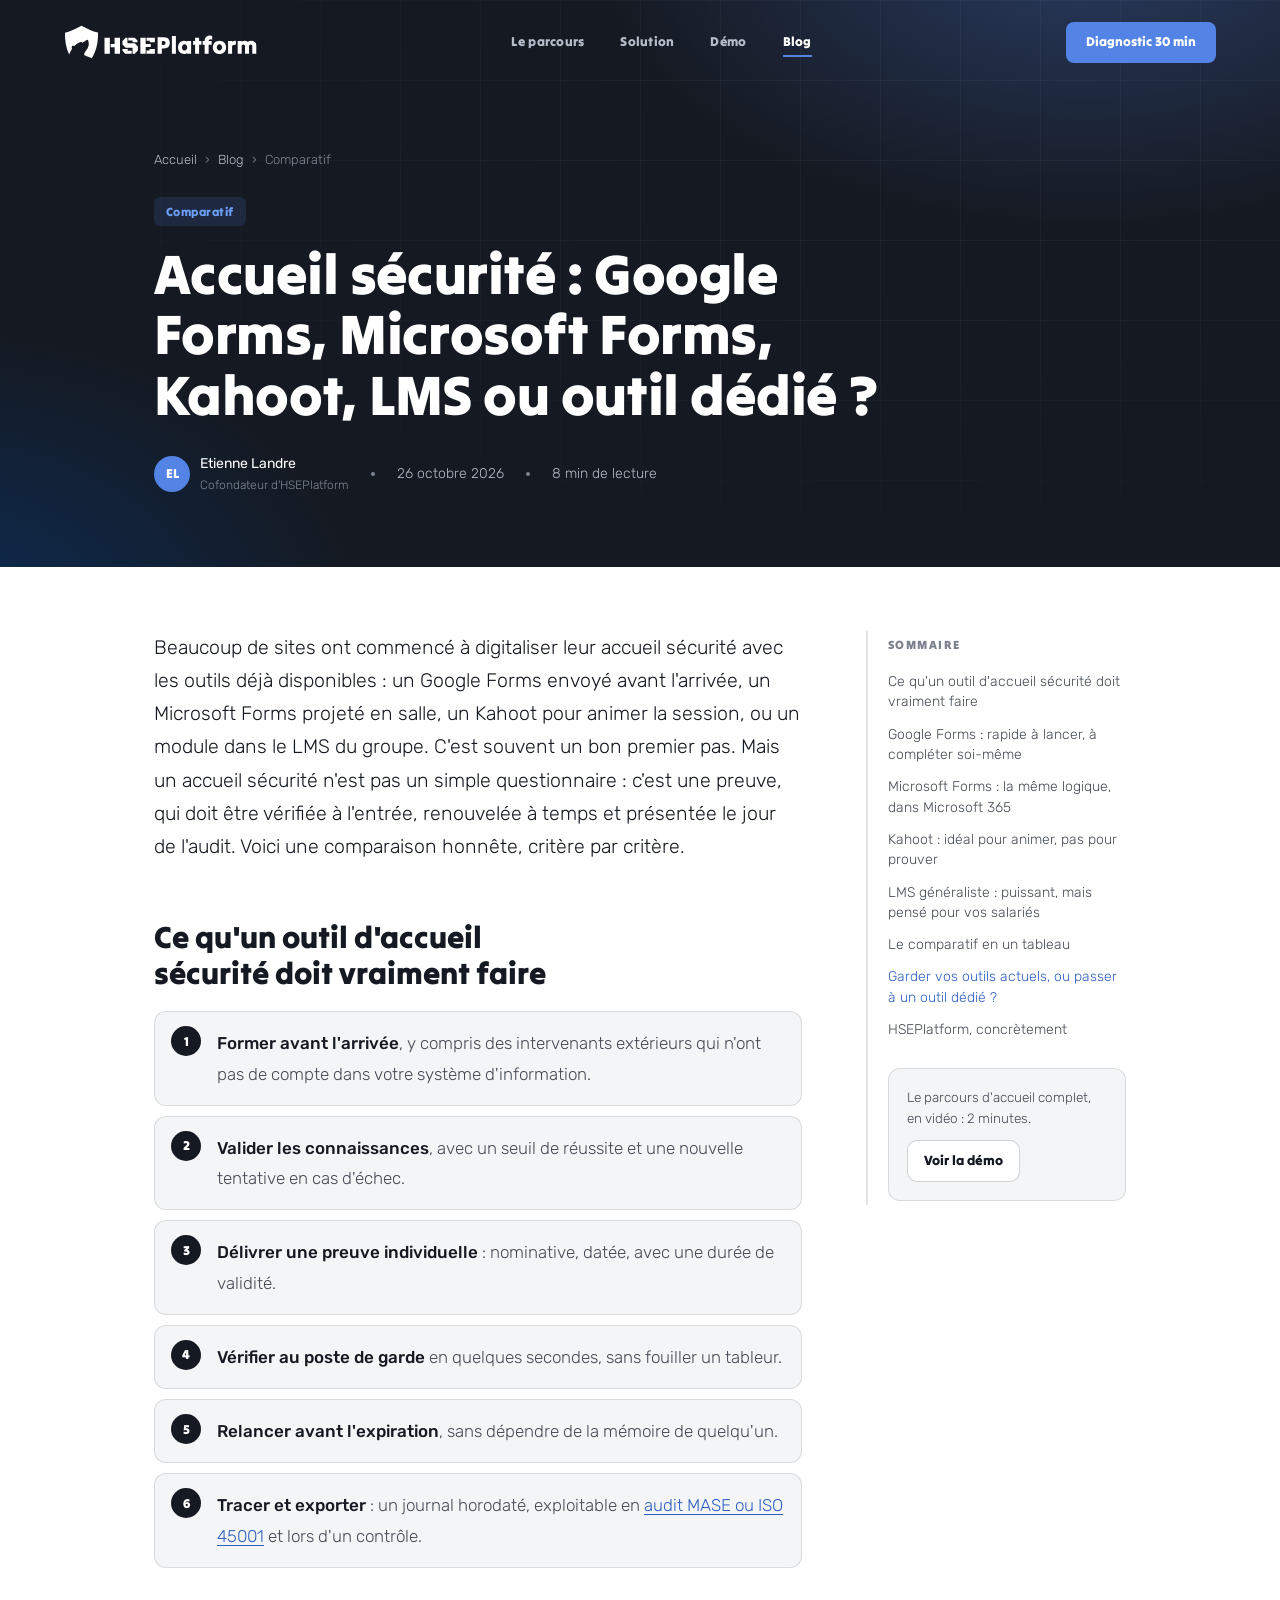
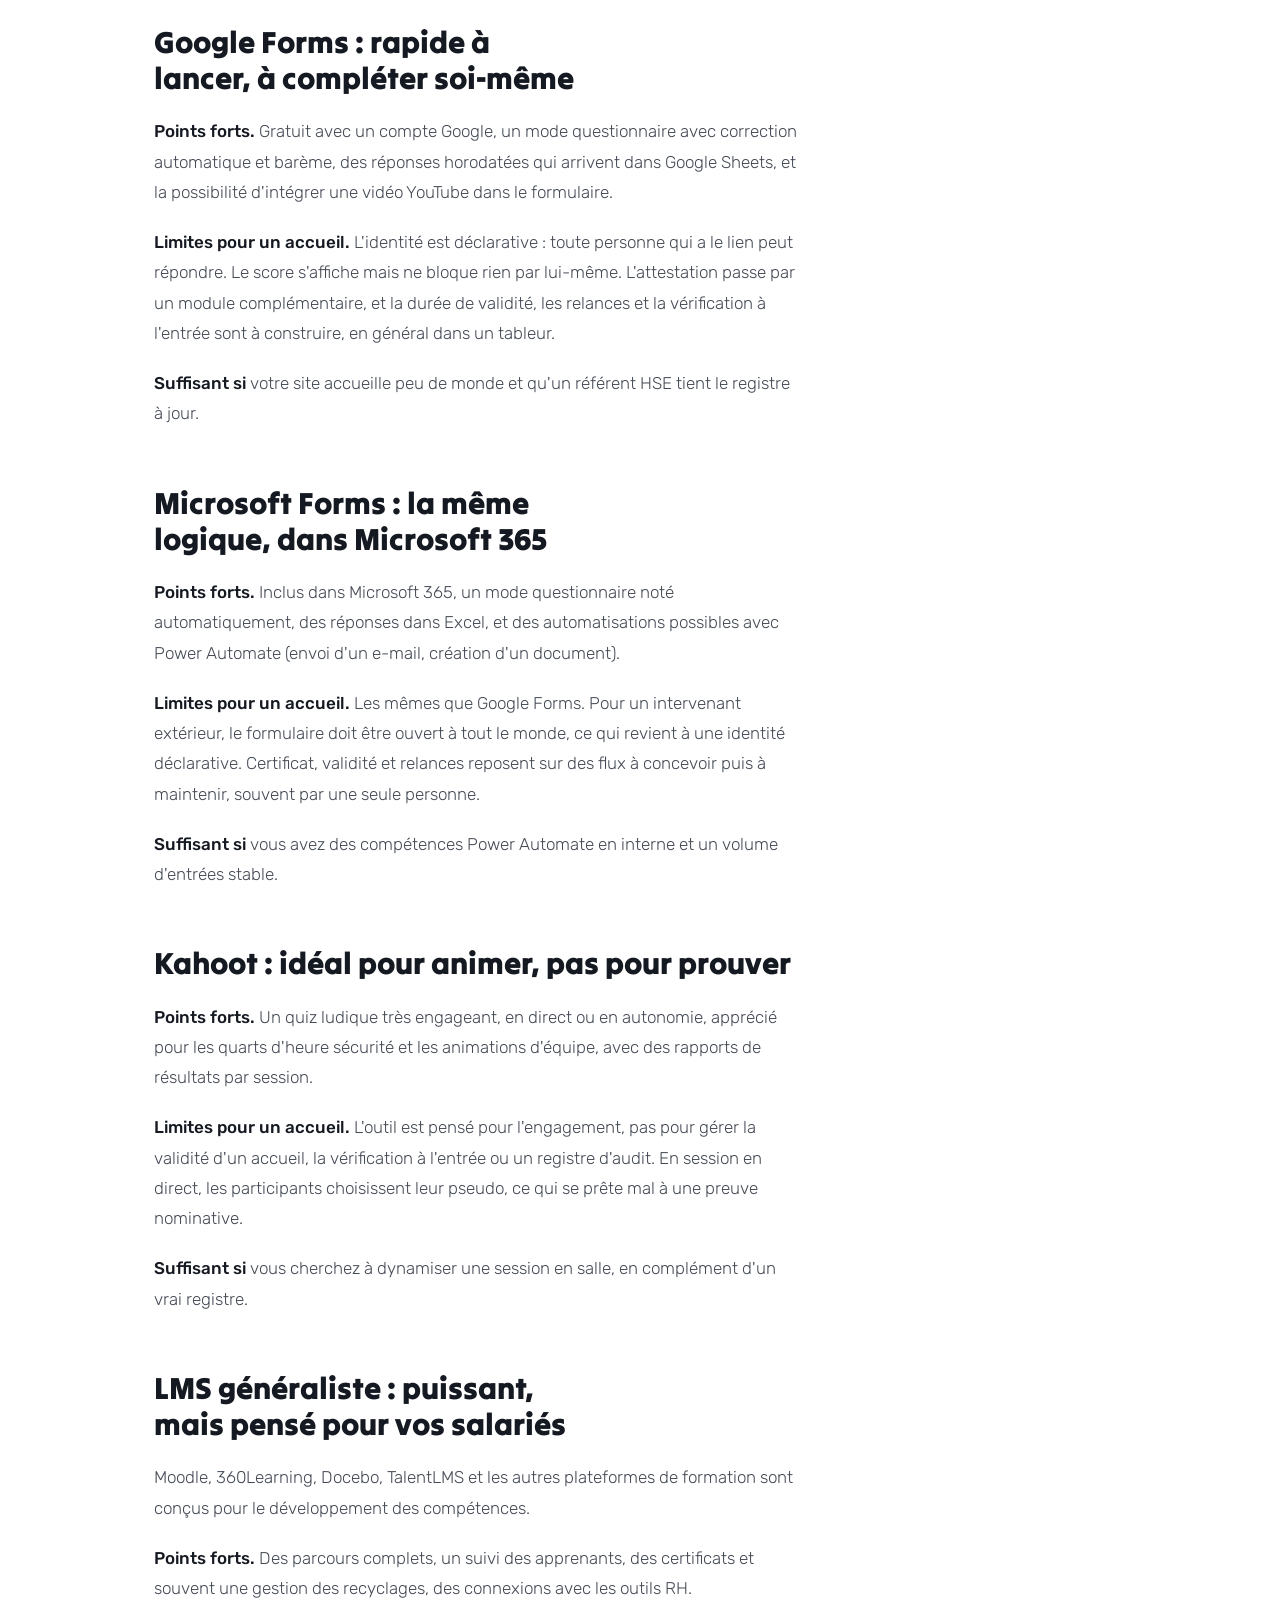
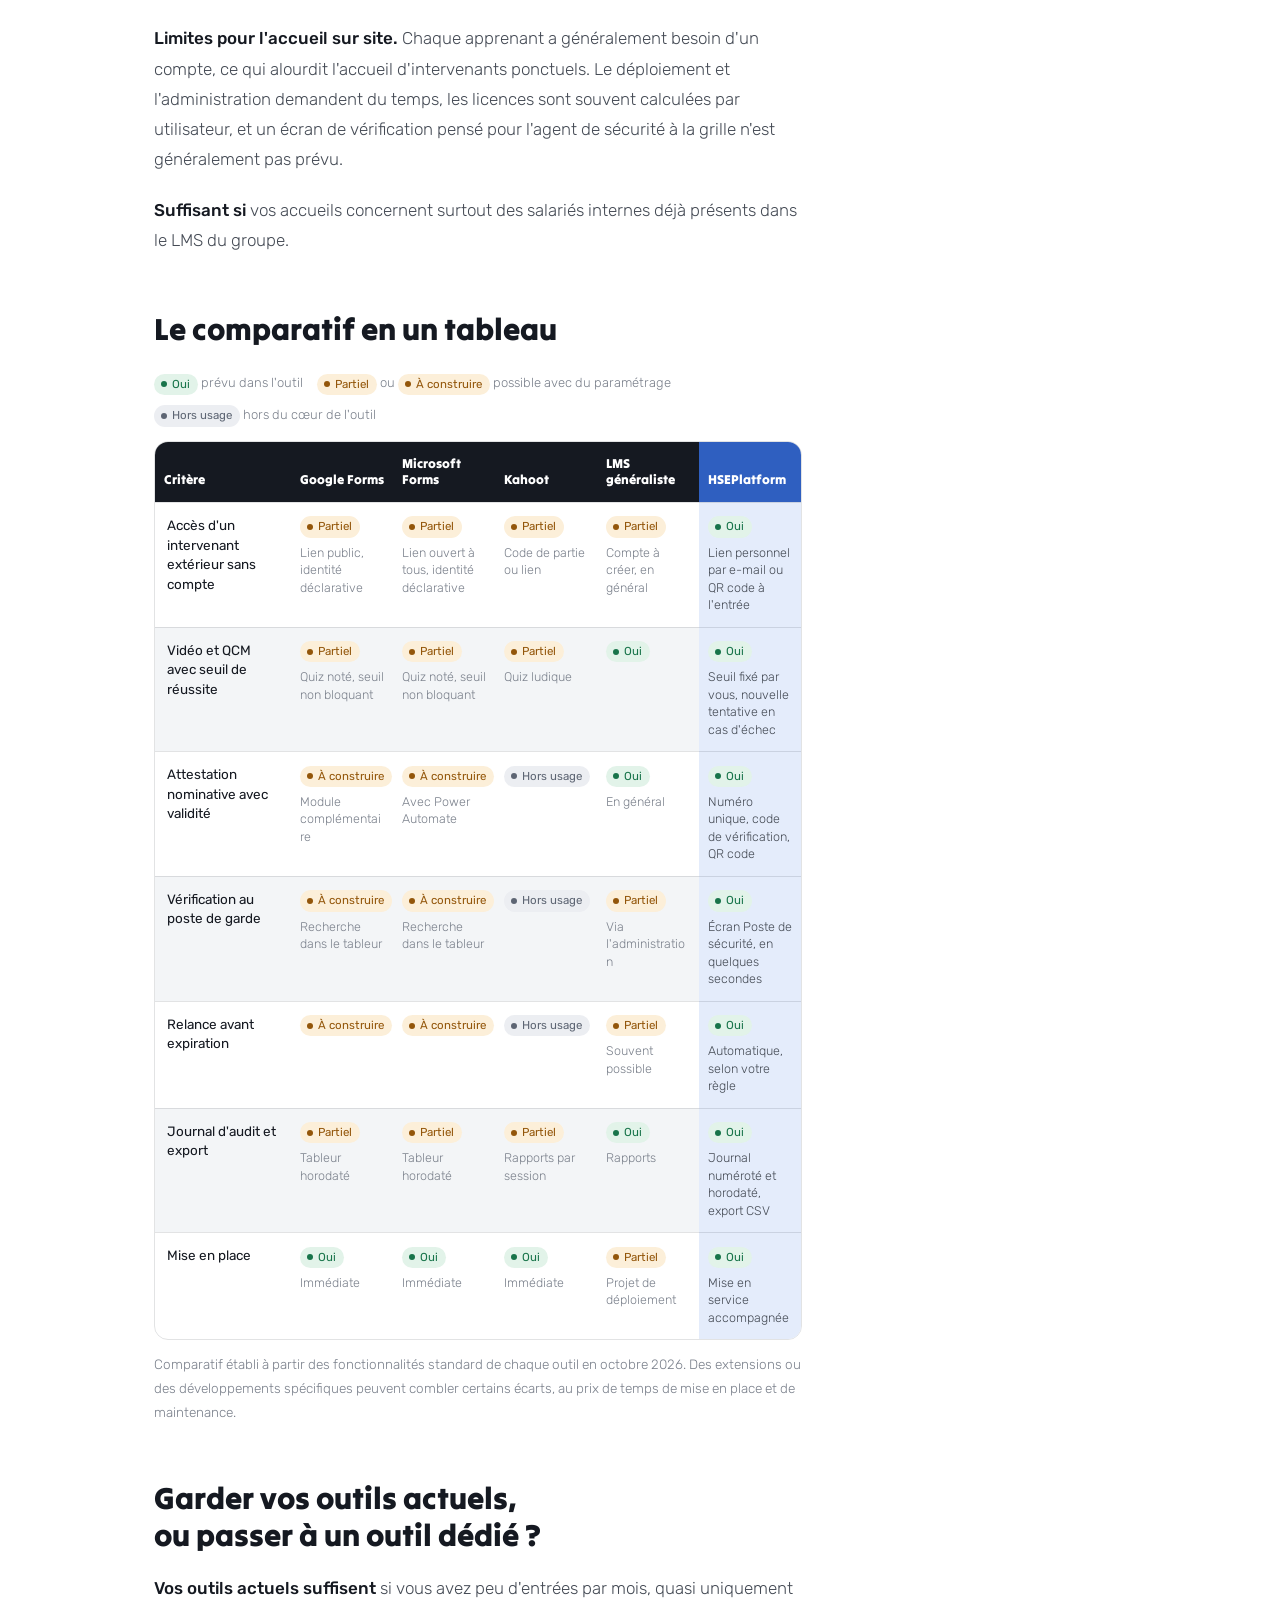
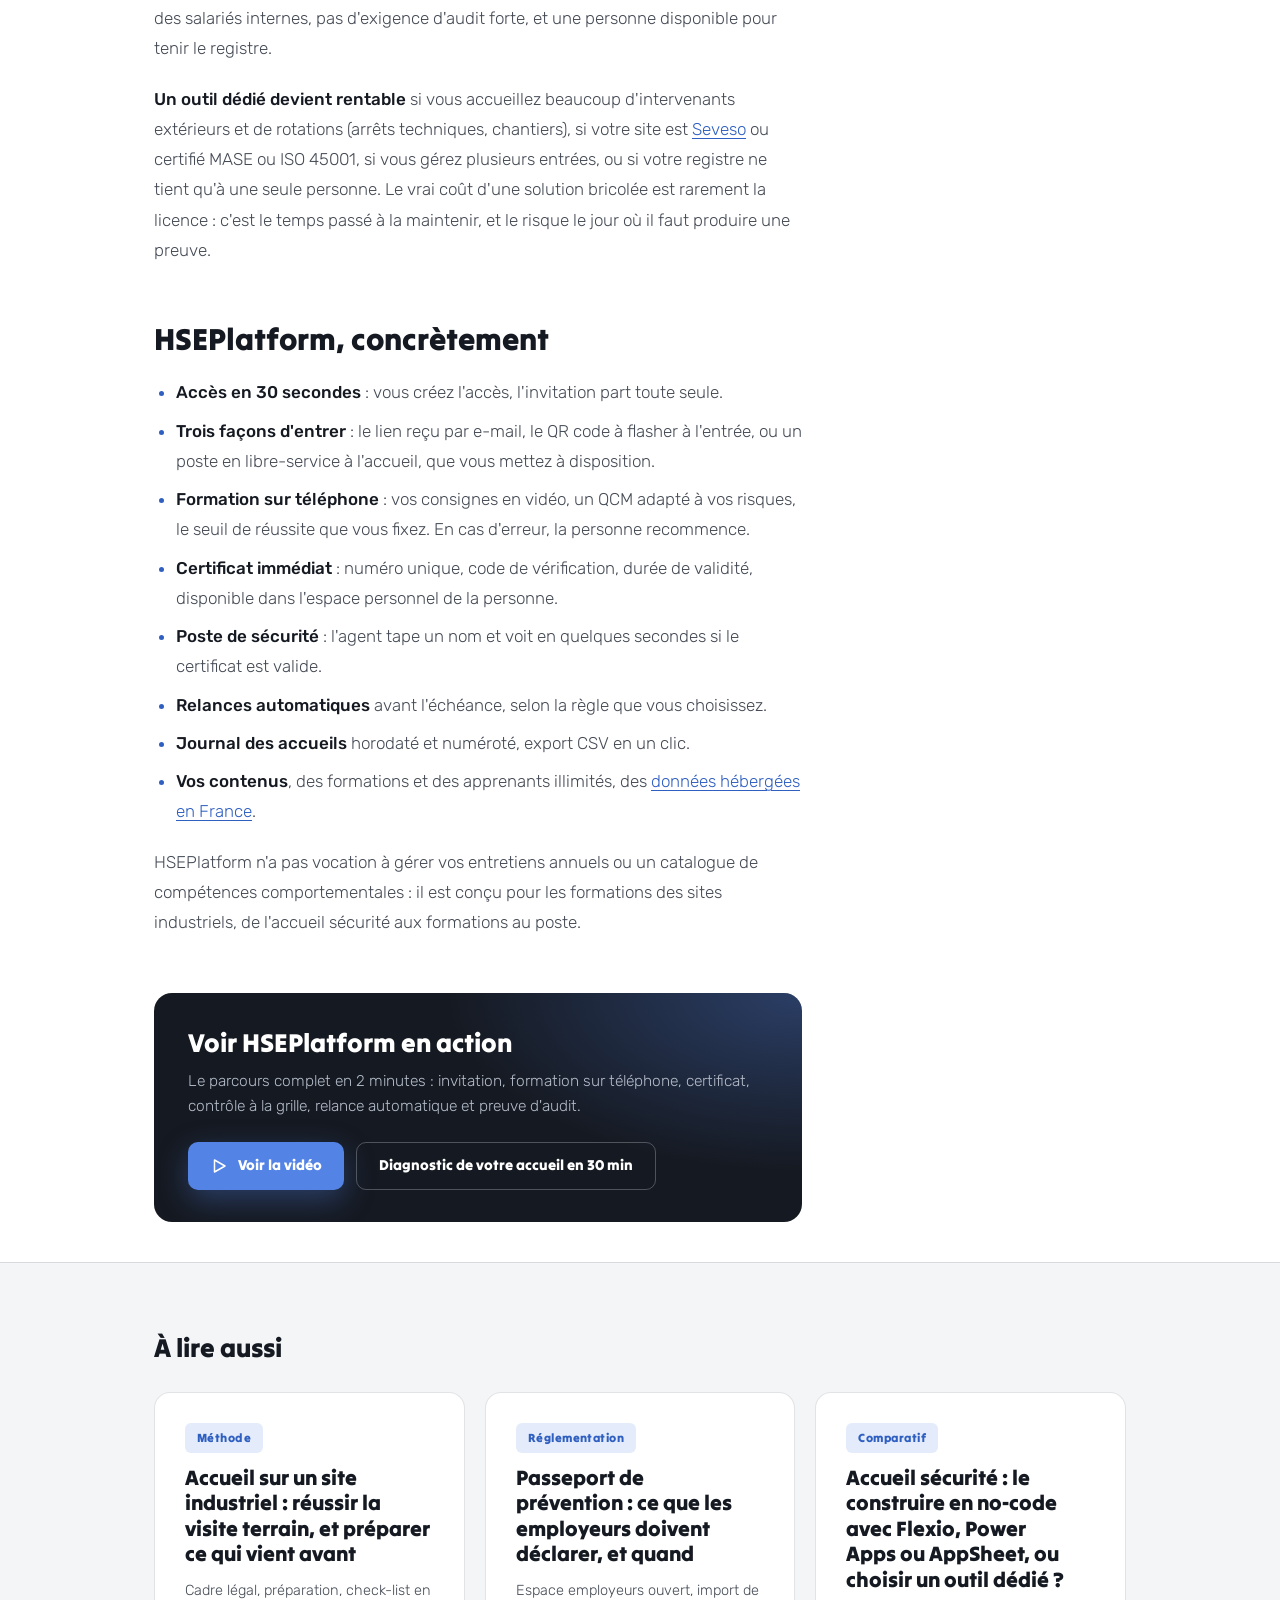
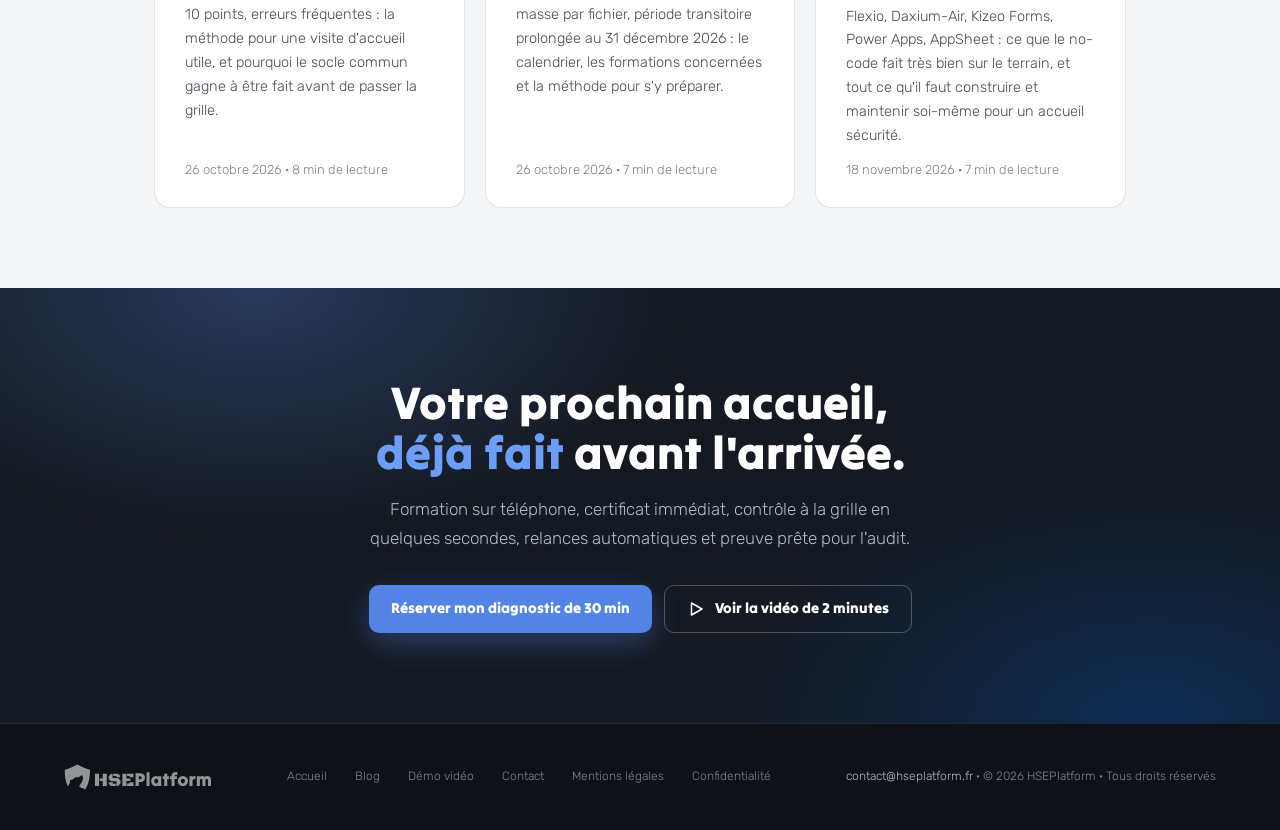
<file: blog/accueil-securite-google-forms-microsoft-forms-kahoot-lms.html>
<!DOCTYPE html>
<html lang="fr">
<head>
<meta charset="UTF-8">
<meta name="viewport" content="width=device-width, initial-scale=1.0">
<title>Accueil sécurité : Forms, Kahoot ou LMS ? | HSEPlatform</title>
<meta name="description" content="Formulaire, quiz ludique, LMS ou outil dédié : comparatif critère par critère des solutions pour digitaliser l&#x27;accueil sécurité d&#x27;un site industriel.">
<meta name="author" content="Etienne Landre, HSEPlatform">
<meta name="robots" content="index, follow, max-image-preview:large">
<link rel="canonical" href="https://hseplatform.fr/blog/accueil-securite-google-forms-microsoft-forms-kahoot-lms.html">
<meta property="og:type" content="article">
<meta property="og:title" content="Accueil sécurité : Forms, Kahoot ou LMS ? | HSEPlatform">
<meta property="og:description" content="Formulaire, quiz ludique, LMS ou outil dédié : comparatif critère par critère des solutions pour digitaliser l&#x27;accueil sécurité d&#x27;un site industriel.">
<meta property="og:url" content="https://hseplatform.fr/blog/accueil-securite-google-forms-microsoft-forms-kahoot-lms.html">
<meta property="og:image" content="https://hseplatform.fr/og/accueil-securite-google-forms-microsoft-forms-kahoot-lms.jpg">
<meta property="og:image:width" content="1200">
<meta property="og:image:height" content="630">
<meta property="og:locale" content="fr_FR">
<meta property="og:site_name" content="HSEPlatform">
<meta name="twitter:card" content="summary_large_image">
<meta name="twitter:title" content="Accueil sécurité : Forms, Kahoot ou LMS ? | HSEPlatform">
<meta name="twitter:description" content="Formulaire, quiz ludique, LMS ou outil dédié : comparatif critère par critère des solutions pour digitaliser l&#x27;accueil sécurité d&#x27;un site industriel.">
<meta name="twitter:image" content="https://hseplatform.fr/og/accueil-securite-google-forms-microsoft-forms-kahoot-lms.jpg">
<script type="application/ld+json">
[
 {
  "@context": "https://schema.org",
  "@type": "BlogPosting",
  "headline": "Accueil sécurité : Google Forms, Microsoft Forms, Kahoot, LMS ou outil dédié ?",
  "description": "Formulaire, quiz ludique, LMS ou outil dédié : comparatif critère par critère des solutions pour digitaliser l'accueil sécurité d'un site industriel.",
  "image": [
   "https://hseplatform.fr/og/accueil-securite-google-forms-microsoft-forms-kahoot-lms.jpg"
  ],
  "datePublished": "2026-10-26",
  "dateModified": "2026-10-26",
  "author": {
   "@type": "Person",
   "name": "Etienne Landre",
   "jobTitle": "Cofondateur d'HSEPlatform",
   "url": "https://hseplatform.fr/"
  },
  "publisher": {
   "@type": "Organization",
   "name": "HSEPlatform",
   "url": "https://hseplatform.fr/",
   "logo": {
    "@type": "ImageObject",
    "url": "https://hseplatform.fr/icon-512.png"
   }
  },
  "inLanguage": "fr-FR",
  "mainEntityOfPage": {
   "@type": "WebPage",
   "@id": "https://hseplatform.fr/blog/accueil-securite-google-forms-microsoft-forms-kahoot-lms.html"
  },
  "articleSection": "Comparatif",
  "isPartOf": {
   "@type": "Blog",
   "name": "Blog HSEPlatform",
   "url": "https://hseplatform.fr/blog/"
  }
 },
 {
  "@context": "https://schema.org",
  "@type": "BreadcrumbList",
  "itemListElement": [
   {
    "@type": "ListItem",
    "position": 1,
    "name": "Accueil",
    "item": "https://hseplatform.fr/"
   },
   {
    "@type": "ListItem",
    "position": 2,
    "name": "Blog",
    "item": "https://hseplatform.fr/blog/"
   },
   {
    "@type": "ListItem",
    "position": 3,
    "name": "Accueil sécurité : Google Forms, Microsoft Forms, Kahoot, LMS ou outil dédié ?",
    "item": "https://hseplatform.fr/blog/accueil-securite-google-forms-microsoft-forms-kahoot-lms.html"
   }
  ]
 }
]
</script>
<link rel="icon" href="../favicon.ico" sizes="48x48">
<link rel="icon" href="../favicon.svg" type="image/svg+xml">
<link rel="icon" type="image/png" sizes="96x96" href="../favicon-96.png">
<link rel="apple-touch-icon" href="../apple-touch-icon.png">
<link rel="preconnect" href="https://fonts.googleapis.com">
<link rel="preconnect" href="https://fonts.gstatic.com" crossorigin>
<link href="https://fonts.googleapis.com/css2?family=Tilt+Warp&family=Rubik:ital,wght@0,300;0,400;0,500;1,300;1,400&display=swap" rel="stylesheet">
<link rel="stylesheet" href="blog.css?v=20261118">
</head>
<body>
<svg width="0" height="0" style="position:absolute" aria-hidden="true">
  <defs>
    <symbol id="lg-mark" viewBox="0 0 92.32 89.50"><g transform="translate(-161.07 -185.20)"><path d="M176.92 259.85 C178.11 257.30 182.09 251.19 182.58 249.21 C182.97 247.66 180.88 246.55 181.90 243.61 C183.47 239.06 188.19 242.07 188.96 241.68 C189.70 241.32 191.02 239.43 191.92 238.73 C194.71 236.58 204.02 231.04 207.26 231.09 C208.75 231.11 209.67 233.10 211.20 232.77 C213.32 231.80 222.45 225.15 223.95 225.19 C224.41 225.20 225.63 225.98 225.95 226.33 C227.07 227.60 227.90 236.42 227.67 238.38 C227.43 240.29 225.58 245.81 224.71 247.61 C222.57 252.02 212.21 261.61 216.49 266.51 C216.86 266.93 217.35 267.15 217.83 267.42 C222.93 270.27 230.05 271.87 235.55 274.53 C235.67 274.58 235.78 274.65 235.89 274.70 C236.34 274.06 236.73 273.47 237.03 272.98 C248.94 253.51 253.39 228.18 252.54 205.57 C237.20 202.37 222.01 194.81 208.27 187.20 C194.09 194.95 179.23 201.41 163.83 206.35 C163.07 225.46 166.28 246.68 174.76 264.75 C175.47 263.04 176.20 261.40 176.92 259.85 Z"/></g></symbol>
    <symbol id="lg-full" viewBox="0 0 519.50 91.50"><g transform="translate(-161.07 -185.20)"><path d="M176.92 259.85 C178.11 257.30 182.09 251.19 182.58 249.21 C182.97 247.66 180.88 246.55 181.90 243.61 C183.47 239.06 188.19 242.07 188.96 241.68 C189.70 241.32 191.02 239.43 191.92 238.73 C194.71 236.58 204.02 231.04 207.26 231.09 C208.75 231.11 209.67 233.10 211.20 232.77 C213.32 231.80 222.45 225.15 223.95 225.19 C224.41 225.20 225.63 225.98 225.95 226.33 C227.07 227.60 227.90 236.42 227.67 238.38 C227.43 240.29 225.58 245.81 224.71 247.61 C222.57 252.02 212.21 261.61 216.49 266.51 C216.86 266.93 217.35 267.15 217.83 267.42 C222.93 270.27 230.05 271.87 235.55 274.53 C235.67 274.58 235.78 274.65 235.89 274.70 C236.34 274.06 236.73 273.47 237.03 272.98 C248.94 253.51 253.39 228.18 252.54 205.57 C237.20 202.37 222.01 194.81 208.27 187.20 C194.09 194.95 179.23 201.41 163.83 206.35 C163.07 225.46 166.28 246.68 174.76 264.75 C175.47 263.04 176.20 261.40 176.92 259.85 Z"/><path d="M297.32665246352553 262.39849853515625V244.90547385439277H286.68154653534293V236.27255258336663H297.22928868979216V219.33125595375896H311.70403638482094V262.39849853515625ZM270.06479581817985 262.39849853515625V219.33125595375896H284.4097251482308V262.39849853515625Z M345.6504305116832 262.39849853515625V246.26856668666005H327.0214951373637L318.38857386633754 237.63564541563392V227.93172263354063L327.0214951373637 219.33125595375896H331.88968382403255V234.61736842989922H351.6869844831526L360.02781443297863 243.25028970092535V253.79803185537457L351.42734775319695 262.39849853515625ZM345.6504305116832 231.40436389669776V227.0879032611847H334.1615052111447V219.33125595375896H351.3948931619525L358.8594491481781 226.82826653122902V231.40436389669776ZM325.62594771385193 262.39849853515625 318.38857386633754 253.79803185537457V249.4815712198615H332.7335031963885V254.60939663648605H343.3786091245711V262.39849853515625Z M366.5615914724767 262.39849853515625V219.33125595375896H380.90652080252767V236.40237094834447H394.6348128989339V244.710746306926H380.90652080252767V262.39849853515625ZM392.1033547818661 231.79381899163127V227.67208590358496H383.1783421896398V219.33125595375896H405.6044647395611V231.79381899163127ZM383.1783421896398 262.39849853515625V253.79803185537457H391.25953540951014V249.4815712198615H405.6044647395611V262.39849853515625Z M412.93260368347165 262.39849853515625Q412.93260368347165 251.40382189941405 412.93260368347165 240.14736724853515Q412.93260368347165 228.89091259765627 412.93260368347165 217.89623596191407Q416.99016291809085 217.89623596191407 421.0804444046021 217.89623596191407Q425.1707258911133 217.89623596191407 429.16284062194825 217.89623596191407Q434.2020674133301 217.89623596191407 437.9324041290283 219.82684882354738Q441.66274084472656 221.75746168518066 443.7569649658203 225.22602038574217Q445.8511890869141 228.69457908630372 445.8511890869141 233.34113885498047Q445.8511890869141 237.92225411987306 443.7896872177124 241.39081282043458Q441.72818534851075 244.8593715209961 438.16145989227294 246.7572621307373Q434.59473443603514 248.6551527404785 430.0790636749268 248.6551527404785Q428.6392845916748 248.6551527404785 427.2322277603149 248.6551527404785Q425.82517092895506 248.6551527404785 424.3853918457031 248.6551527404785Q424.3853918457031 252.05826693725587 424.3853918457031 255.5268256378174Q424.3853918457031 258.9953843383789 424.3853918457031 262.39849853515625Q421.5712781829834 262.39849853515625 418.6917200164795 262.39849853515625Q415.8121618499756 262.39849853515625 412.93260368347165 262.39849853515625ZM429.16284062194825 228.17102305603026Q427.984839553833 228.17102305603026 426.7741162338257 228.17102305603026Q425.56339291381835 228.17102305603026 424.3853918457031 228.17102305603026Q424.3853918457031 230.78880320739745 424.3853918457031 233.43930561065673Q424.3853918457031 236.089808013916 424.3853918457031 238.7075881652832Q425.69428192138673 238.7075881652832 427.1013387527466 238.7075881652832Q428.50839558410644 238.7075881652832 429.81728565979006 238.7075881652832Q431.8460652770996 238.7075881652832 433.1222331008911 237.20236457824706Q434.3984009246826 235.69714099121094 434.3984009246826 233.47202786254883Q434.3984009246826 231.18147023010255 433.0240663452148 229.6762466430664Q431.64973176574705 228.17102305603026 429.16284062194825 228.17102305603026Z M451.4139749145508 262.39849853515625Q451.4139749145508 250.55304335021972 451.4139749145508 238.51125465393068Q451.4139749145508 226.4694659576416 451.4139749145508 214.62401077270508Q454.0971995697021 214.62401077270508 456.8458687286377 214.62401077270508Q459.59453788757327 214.62401077270508 462.21231803894045 214.62401077270508Q462.21231803894045 226.4694659576416 462.21231803894045 238.51125465393068Q462.21231803894045 250.55304335021972 462.21231803894045 262.39849853515625Q459.59453788757327 262.39849853515625 456.8458687286377 262.39849853515625Q454.0971995697021 262.39849853515625 451.4139749145508 262.39849853515625Z M492.3167785644531 262.39849853515625Q492.3167785644531 261.8749425048828 492.3167785644531 261.3841087265015Q492.3167785644531 260.8932749481201 492.3167785644531 260.4351634216309Q490.68066596984863 261.80949800109863 488.61916410064697 262.56210979461673Q486.5576622314453 263.3147215881348 484.20166009521483 263.3147215881348Q480.8639904022217 263.3147215881348 477.9189877319336 262.0385537643433Q474.9739850616455 260.7623859405518 472.71614968109134 258.3736615524292Q470.4583143005371 255.98493716430664 469.18214647674563 252.71271197509765Q467.9059786529541 249.44048678588868 467.9059786529541 245.4483720550537Q467.9059786529541 241.39081282043458 469.18214647674563 238.11858763122558Q470.4583143005371 234.8463624420166 472.71614968109134 232.5230825576782Q474.9739850616455 230.19980267333983 477.9189877319336 228.92363484954834Q480.8639904022217 227.64746702575684 484.13621559143064 227.64746702575684Q486.4922177276611 227.64746702575684 488.5864418487549 228.4000788192749Q490.68066596984863 229.15269061279298 492.3167785644531 230.46158068847657Q492.3167785644531 229.93802465820312 492.3167785644531 229.47991313171386Q492.3167785644531 229.0218016052246 492.3167785644531 228.56369007873536Q495.0000032196045 228.56369007873536 497.74867237854005 228.56369007873536Q500.49734153747556 228.56369007873536 503.11512168884275 228.56369007873536Q503.11512168884275 236.94058656311034 503.11512168884275 245.4810943069458Q503.11512168884275 254.02160205078124 503.11512168884275 262.39849853515625Q500.49734153747556 262.39849853515625 497.74867237854005 262.39849853515625Q495.0000032196045 262.39849853515625 492.3167785644531 262.39849853515625ZM485.6414391784668 253.75982403564453Q485.6414391784668 253.75982403564453 485.6414391784668 253.75982403564453Q485.6414391784668 253.75982403564453 485.6414391784668 253.75982403564453Q488.7827753601074 253.75982403564453 490.68066596984863 251.46926640319825Q492.5785565795898 249.17870877075197 492.5785565795898 245.4483720550537Q492.5785565795898 241.71803533935548 490.68066596984863 239.4601999588013Q488.7827753601074 237.20236457824709 485.6414391784668 237.20236457824709Q482.434658493042 237.20236457824709 480.56949013519284 239.4274777069092Q478.70432177734375 241.6525908355713 478.70432177734375 245.4483720550537Q478.70432177734375 249.24415327453613 480.56949013519284 251.50198865509032Q482.434658493042 253.75982403564453 485.6414391784668 253.75982403564453Z M513.8480200042725 262.39849853515625Q513.8480200042725 256.37760418701174 513.8480200042725 250.29126533508304Q513.8480200042725 244.2049264831543 513.8480200042725 238.24947663879394Q512.5391299285889 238.24947663879394 511.19751760101315 238.24947663879394Q509.8559052734375 238.24947663879394 508.5470151977539 238.24947663879394Q508.5470151977539 235.8280299987793 508.5470151977539 233.40658335876464Q508.5470151977539 230.98513671875 508.5470151977539 228.56369007873536Q509.8559052734375 228.56369007873536 511.19751760101315 228.56369007873536Q512.5391299285889 228.56369007873536 513.8480200042725 228.56369007873536Q513.8480200042725 226.27313244628908 513.8480200042725 224.01529706573487Q513.8480200042725 221.75746168518066 513.8480200042725 219.53234855651857Q516.5312446594238 219.53234855651857 519.2799138183593 219.53234855651857Q522.028582977295 219.53234855651857 524.6463631286621 219.53234855651857Q524.6463631286621 221.75746168518066 524.6463631286621 224.01529706573487Q524.6463631286621 226.27313244628908 524.6463631286621 228.56369007873536Q526.1515867156983 228.56369007873536 527.7222548065185 228.56369007873536Q529.2929228973388 228.56369007873536 530.798146484375 228.56369007873536Q530.798146484375 230.98513671875 530.798146484375 233.40658335876464Q530.798146484375 235.8280299987793 530.798146484375 238.24947663879394Q529.2929228973388 238.24947663879394 527.7222548065185 238.24947663879394Q526.1515867156983 238.24947663879394 524.6463631286621 238.24947663879394Q524.6463631286621 244.2049264831543 524.6463631286621 250.29126533508304Q524.6463631286621 256.37760418701174 524.6463631286621 262.39849853515625Q522.028582977295 262.39849853515625 519.2799138183593 262.39849853515625Q516.5312446594238 262.39849853515625 513.8480200042725 262.39849853515625Z M534.2667112426758 238.24947663879394Q534.2667112426758 235.8280299987793 534.2667112426758 233.40658335876464Q534.2667112426758 230.98513671875 534.2667112426758 228.56369007873536Q535.5756013183594 228.56369007873536 536.9172136459351 228.56369007873536Q538.2588259735107 228.56369007873536 539.5677160491944 228.56369007873536Q539.5677160491944 228.23646755981446 539.5677160491944 227.97468954467774Q539.5677160491944 227.71291152954103 539.5677160491944 227.4511335144043Q539.5677160491944 223.06635176086428 541.3674399032593 220.0886268386841Q543.1671637573243 217.1109019165039 546.1448886795044 215.5075115737915Q549.1226136016845 213.9041212310791 552.6893390579223 213.6750654678345Q556.2560645141601 213.44600970458984 559.7900677185058 214.62401077270508Q559.7900677185058 217.04545741271974 559.7900677185058 219.59779306030276Q559.7900677185058 222.15012870788576 559.7900677185058 224.63701985168458Q555.8633974914551 223.328129776001 553.1147283325195 224.11346382141113Q550.366059173584 224.8987978668213 550.366059173584 227.51657801818848Q550.366059173584 227.7783560333252 550.366059173584 228.04013404846194Q550.366059173584 228.30191206359865 550.366059173584 228.56369007873536Q552.3948387908936 228.56369007873536 554.4236184082031 228.56369007873536Q556.4523980255127 228.56369007873536 558.4811776428222 228.56369007873536Q558.4811776428222 230.98513671875 558.4811776428222 233.40658335876464Q558.4811776428222 235.8280299987793 558.4811776428222 238.24947663879394Q556.4523980255127 238.24947663879394 554.4236184082031 238.24947663879394Q552.3948387908936 238.24947663879394 550.366059173584 238.24947663879394Q550.366059173584 244.2049264831543 550.366059173584 250.29126533508304Q550.366059173584 256.37760418701174 550.366059173584 262.39849853515625Q547.7482790222168 262.39849853515625 544.9996098632812 262.39849853515625Q542.2509407043457 262.39849853515625 539.5677160491944 262.39849853515625Q539.5677160491944 256.37760418701174 539.5677160491944 250.29126533508304Q539.5677160491944 244.2049264831543 539.5677160491944 238.24947663879394Q538.2588259735107 238.24947663879394 536.9172136459351 238.24947663879394Q535.5756013183594 238.24947663879394 534.2667112426758 238.24947663879394Z M579.4234512329101 263.4456105957031Q579.4234512329101 263.4456105957031 579.4234512329101 263.4456105957031Q579.4234512329101 263.4456105957031 579.4234512329101 263.4456105957031Q575.6276700134277 263.4456105957031 572.3554448242187 262.10399826812744Q569.0832196350098 260.7623859405518 566.6617729949951 258.308217048645Q564.2403263549804 255.8540481567383 562.8987140274048 252.58182296752932Q561.5571016998291 249.30959777832032 561.5571016998291 245.4483720550537Q561.5571016998291 241.5871463317871 562.8987140274048 238.3149211425781Q564.2403263549804 235.04269595336913 566.6617729949951 232.6212493133545Q569.0832196350098 230.19980267333983 572.3554448242187 228.85819034576417Q575.6276700134277 227.51657801818848 579.4234512329101 227.51657801818848Q583.2846769561768 227.51657801818848 586.5241798934937 228.85819034576417Q589.7636828308106 230.19980267333983 592.1851294708251 232.6212493133545Q594.6065761108398 235.04269595336913 595.9481884384155 238.3149211425781Q597.2898007659912 241.5871463317871 597.2898007659912 245.4483720550537Q597.2898007659912 249.30959777832032 595.9481884384155 252.58182296752932Q594.6065761108398 255.8540481567383 592.1851294708251 258.308217048645Q589.7636828308106 260.7623859405518 586.5241798934937 262.10399826812744Q583.2846769561768 263.4456105957031 579.4234512329101 263.4456105957031ZM579.4234512329101 253.69437953186036Q579.4234512329101 253.69437953186036 579.4234512329101 253.69437953186036Q579.4234512329101 253.69437953186036 579.4234512329101 253.69437953186036Q582.630231918335 253.69437953186036 584.5608447799682 251.371099647522Q586.4914576416015 249.04781976318358 586.4914576416015 245.4483720550537Q586.4914576416015 241.78347984313965 584.5608447799682 239.52564446258543Q582.630231918335 237.26780908203125 579.4234512329101 237.26780908203125Q576.2166705474854 237.26780908203125 574.286057685852 239.52564446258543Q572.3554448242187 241.78347984313965 572.3554448242187 245.4483720550537Q572.3554448242187 249.04781976318358 574.286057685852 251.371099647522Q576.2166705474854 253.69437953186036 579.4234512329101 253.69437953186036Z M602.6562714385987 262.39849853515625Q602.6562714385987 254.02160205078124 602.6562714385987 245.4810943069458Q602.6562714385987 236.94058656311034 602.6562714385987 228.56369007873536Q605.33949609375 228.56369007873536 608.0881652526855 228.56369007873536Q610.8368344116211 228.56369007873536 613.4546145629882 228.56369007873536Q613.4546145629882 229.0218016052246 613.4546145629882 229.47991313171386Q613.4546145629882 229.93802465820312 613.4546145629882 230.39613618469238Q615.4833941802979 228.95635710144043 618.0357298278809 228.23646755981446Q620.5880654754638 227.51657801818848 623.5985126495361 227.8438005371094Q623.5985126495361 230.46158068847657 623.5985126495361 233.14480534362792Q623.5985126495361 235.8280299987793 623.5985126495361 238.44581015014649Q618.428396850586 237.7259206085205 615.9415057067871 239.3293109512329Q613.4546145629882 240.9327012939453 613.4546145629882 244.5321490020752Q613.4546145629882 248.91693075561523 613.4546145629882 253.43260151672362Q613.4546145629882 257.948272277832 613.4546145629882 262.39849853515625Q610.8368344116211 262.39849853515625 608.0881652526855 262.39849853515625Q605.33949609375 262.39849853515625 602.6562714385987 262.39849853515625Z M628.5068573760987 262.39849853515625Q628.5068573760987 254.02160205078124 628.5068573760987 245.4810943069458Q628.5068573760987 236.94058656311034 628.5068573760987 228.56369007873536Q631.19008203125 228.56369007873536 633.9387511901855 228.56369007873536Q636.6874203491211 228.56369007873536 639.3052005004882 228.56369007873536Q639.3052005004882 229.0218016052246 639.3052005004882 229.4144686279297Q639.3052005004882 229.80713565063476 639.3052005004882 230.26524717712402Q641.0067575988769 229.0218016052246 643.1009817199706 228.33463431549072Q645.1952058410644 227.64746702575684 647.4203189697265 227.64746702575684Q649.8417656097412 227.64746702575684 651.8705452270508 228.46552332305907Q653.8993248443603 229.28357962036134 655.3391039276123 230.85424771118164Q657.433328048706 229.3490241241455 660.0838304519652 228.49824557495117Q662.7343328552246 227.64746702575684 665.5484465179443 227.64746702575684Q669.5405612487793 227.64746702575684 672.4528416671753 229.28357962036134Q675.3651220855713 230.91969221496583 676.9685124282837 233.9301393890381Q678.5719027709961 236.94058656311034 678.5719027709961 241.19447930908203Q678.5719027709961 246.4300396118164 678.5719027709961 251.79648892211912Q678.5719027709961 257.1629382324219 678.5719027709961 262.39849853515625Q675.954122619629 262.39849853515625 673.2054534606934 262.39849853515625Q670.4567843017578 262.39849853515625 667.7735596466065 262.39849853515625Q667.7735596466065 257.4901607513428 667.7735596466065 252.45093395996093Q667.7735596466065 247.4117071685791 667.7735596466065 242.50336938476562Q667.7735596466065 240.27825625610353 666.7591698379517 238.87119942474368Q665.7447800292969 237.4641425933838 663.5196669006348 237.4641425933838Q661.3599982757569 237.4641425933838 660.1492749557495 238.8057549209595Q658.9385516357422 240.14736724853515 658.9385516357422 242.50336938476562Q658.9385516357422 247.4117071685791 658.9385516357422 252.45093395996093Q658.9385516357422 257.4901607513428 658.9385516357422 262.39849853515625Q656.320771484375 262.39849853515625 653.5721023254395 262.39849853515625Q650.823433166504 262.39849853515625 648.1402085113525 262.39849853515625Q648.1402085113525 257.4901607513428 648.1402085113525 252.45093395996093Q648.1402085113525 247.4117071685791 648.1402085113525 242.50336938476562Q648.1402085113525 240.27825625610353 647.1258187026978 238.87119942474368Q646.111428894043 237.4641425933838 643.8863157653809 237.4641425933838Q641.7266471405029 237.4641425933838 640.5159238204956 238.8057549209595Q639.3052005004882 240.14736724853515 639.3052005004882 242.50336938476562Q639.3052005004882 247.4117071685791 639.3052005004882 252.45093395996093Q639.3052005004882 257.4901607513428 639.3052005004882 262.39849853515625Q636.6874203491211 262.39849853515625 633.9387511901855 262.39849853515625Q631.19008203125 262.39849853515625 628.5068573760987 262.39849853515625Z"/></g></symbol>
  </defs>
</svg>
<div class="sp" id="sp"></div>
<nav id="nav">
  <a href="../" class="nav-logo" aria-label="HSEPlatform, accueil"><svg class="lg" viewBox="0 0 519.50 91.50" aria-hidden="true"><use href="#lg-full"/></svg></a>
  <div class="nav-links">
    <a href="../#grille">Le parcours</a>
    <a href="../#solution">Solution</a>
    <a href="../#demo">Démo</a>
    <a href="./" class="on" aria-current="page">Blog</a>
  </div>
  <a href="../#contact" class="nav-cta">Diagnostic 30 min</a>
</nav>

<header class="bh">
  <div class="bh-in narrow">
    <div class="crumbs" aria-label="Fil d'Ariane"><a href="../">Accueil</a><span aria-hidden="true">›</span><a href="./">Blog</a><span aria-hidden="true">›</span><span>Comparatif</span></div>
    <span class="cat">Comparatif</span>
    <h1 style="margin-top:18px">Accueil sécurité : Google Forms, Microsoft Forms, Kahoot, LMS ou outil dédié ?</h1>
    <div class="meta">
      <div class="who"><span class="av" aria-hidden="true">EL</span><div><b>Etienne Landre</b><small>Cofondateur d&#x27;HSEPlatform</small></div></div>
      <span class="dot" aria-hidden="true"></span>
      <time datetime="2026-10-26">26 octobre 2026</time>
      <span class="dot" aria-hidden="true"></span>
      <span>8 min de lecture</span>
    </div>
  </div>
</header>

<main class="art">
  <article class="prose">
<p class="lead">Beaucoup de sites ont commencé à digitaliser leur accueil sécurité avec les outils déjà disponibles : un Google Forms envoyé avant l'arrivée, un Microsoft Forms projeté en salle, un Kahoot pour animer la session, ou un module dans le LMS du groupe. C'est souvent un bon premier pas. Mais un accueil sécurité n'est pas un simple questionnaire : c'est une preuve, qui doit être vérifiée à l'entrée, renouvelée à temps et présentée le jour de l'audit. Voici une comparaison honnête, critère par critère.</p>

<h2 id="criteres">Ce qu'un outil d'accueil sécurité doit vraiment faire</h2>
<ol class="steps">
  <li><strong>Former avant l'arrivée</strong>, y compris des intervenants extérieurs qui n'ont pas de compte dans votre système d'information.</li>
  <li><strong>Valider les connaissances</strong>, avec un seuil de réussite et une nouvelle tentative en cas d'échec.</li>
  <li><strong>Délivrer une preuve individuelle</strong> : nominative, datée, avec une durée de validité.</li>
  <li><strong>Vérifier au poste de garde</strong> en quelques secondes, sans fouiller un tableur.</li>
  <li><strong>Relancer avant l'expiration</strong>, sans dépendre de la mémoire de quelqu'un.</li>
  <li><strong>Tracer et exporter</strong> : un journal horodaté, exploitable en <a href="iso-45001-mase-2026.html">audit MASE ou ISO 45001</a> et lors d'un contrôle.</li>
</ol>

<h2 id="google-forms">Google Forms : rapide à lancer, à compléter soi-même</h2>
<p><strong>Points forts.</strong> Gratuit avec un compte Google, un mode questionnaire avec correction automatique et barème, des réponses horodatées qui arrivent dans Google Sheets, et la possibilité d'intégrer une vidéo YouTube dans le formulaire.</p>
<p><strong>Limites pour un accueil.</strong> L'identité est déclarative : toute personne qui a le lien peut répondre. Le score s'affiche mais ne bloque rien par lui-même. L'attestation passe par un module complémentaire, et la durée de validité, les relances et la vérification à l'entrée sont à construire, en général dans un tableur.</p>
<p><strong>Suffisant si</strong> votre site accueille peu de monde et qu'un référent HSE tient le registre à jour.</p>

<h2 id="microsoft-forms">Microsoft Forms : la même logique, dans Microsoft 365</h2>
<p><strong>Points forts.</strong> Inclus dans Microsoft 365, un mode questionnaire noté automatiquement, des réponses dans Excel, et des automatisations possibles avec Power Automate (envoi d'un e-mail, création d'un document).</p>
<p><strong>Limites pour un accueil.</strong> Les mêmes que Google Forms. Pour un intervenant extérieur, le formulaire doit être ouvert à tout le monde, ce qui revient à une identité déclarative. Certificat, validité et relances reposent sur des flux à concevoir puis à maintenir, souvent par une seule personne.</p>
<p><strong>Suffisant si</strong> vous avez des compétences Power Automate en interne et un volume d'entrées stable.</p>

<h2 id="kahoot">Kahoot : idéal pour animer, pas pour prouver</h2>
<p><strong>Points forts.</strong> Un quiz ludique très engageant, en direct ou en autonomie, apprécié pour les quarts d'heure sécurité et les animations d'équipe, avec des rapports de résultats par session.</p>
<p><strong>Limites pour un accueil.</strong> L'outil est pensé pour l'engagement, pas pour gérer la validité d'un accueil, la vérification à l'entrée ou un registre d'audit. En session en direct, les participants choisissent leur pseudo, ce qui se prête mal à une preuve nominative.</p>
<p><strong>Suffisant si</strong> vous cherchez à dynamiser une session en salle, en complément d'un vrai registre.</p>

<h2 id="lms">LMS généraliste : puissant, mais pensé pour vos salariés</h2>
<p>Moodle, 360Learning, Docebo, TalentLMS et les autres plateformes de formation sont conçus pour le développement des compétences.</p>
<p><strong>Points forts.</strong> Des parcours complets, un suivi des apprenants, des certificats et souvent une gestion des recyclages, des connexions avec les outils RH.</p>
<p><strong>Limites pour l'accueil sur site.</strong> Chaque apprenant a généralement besoin d'un compte, ce qui alourdit l'accueil d'intervenants ponctuels. Le déploiement et l'administration demandent du temps, les licences sont souvent calculées par utilisateur, et un écran de vérification pensé pour l'agent de sécurité à la grille n'est généralement pas prévu.</p>
<p><strong>Suffisant si</strong> vos accueils concernent surtout des salariés internes déjà présents dans le LMS du groupe.</p>

<h2 id="tableau">Le comparatif en un tableau</h2>
<div class="cmpx dense">
<div class="cmpx-legend" aria-label="Légende"><span><span class="chip ok">Oui</span> prévu dans l'outil</span><span><span class="chip mid">Partiel</span> ou <span class="chip mid">À construire</span> possible avec du paramétrage</span><span><span class="chip no">Hors usage</span> hors du cœur de l'outil</span></div>
<table><colgroup><col class="c-crit"><col><col><col><col><col></colgroup>
<thead><tr><th scope="col">Critère</th><th scope="col">Google Forms</th><th scope="col">Microsoft Forms</th><th scope="col">Kahoot</th><th scope="col">LMS généraliste</th><th scope="col" class="us">HSEPlatform</th></tr></thead><tbody>
<tr><td class="crit">Accès d'un intervenant extérieur sans compte</td><td><span class="c-lbl">Google Forms</span><span class="chip mid">Partiel</span><span class="c-note">Lien public, identité déclarative</span></td><td><span class="c-lbl">Microsoft Forms</span><span class="chip mid">Partiel</span><span class="c-note">Lien ouvert à tous, identité déclarative</span></td><td><span class="c-lbl">Kahoot</span><span class="chip mid">Partiel</span><span class="c-note">Code de partie ou lien</span></td><td><span class="c-lbl">LMS généraliste</span><span class="chip mid">Partiel</span><span class="c-note">Compte à créer, en général</span></td><td class="us"><span class="c-lbl">HSEPlatform</span><span class="chip ok">Oui</span><span class="c-note">Lien personnel par e-mail ou QR code à l'entrée</span></td></tr>
<tr><td class="crit">Vidéo et QCM avec seuil de réussite</td><td><span class="c-lbl">Google Forms</span><span class="chip mid">Partiel</span><span class="c-note">Quiz noté, seuil non bloquant</span></td><td><span class="c-lbl">Microsoft Forms</span><span class="chip mid">Partiel</span><span class="c-note">Quiz noté, seuil non bloquant</span></td><td><span class="c-lbl">Kahoot</span><span class="chip mid">Partiel</span><span class="c-note">Quiz ludique</span></td><td><span class="c-lbl">LMS généraliste</span><span class="chip ok">Oui</span></td><td class="us"><span class="c-lbl">HSEPlatform</span><span class="chip ok">Oui</span><span class="c-note">Seuil fixé par vous, nouvelle tentative en cas d'échec</span></td></tr>
<tr><td class="crit">Attestation nominative avec validité</td><td><span class="c-lbl">Google Forms</span><span class="chip mid">À construire</span><span class="c-note">Module complémentaire</span></td><td><span class="c-lbl">Microsoft Forms</span><span class="chip mid">À construire</span><span class="c-note">Avec Power Automate</span></td><td><span class="c-lbl">Kahoot</span><span class="chip no">Hors usage</span></td><td><span class="c-lbl">LMS généraliste</span><span class="chip ok">Oui</span><span class="c-note">En général</span></td><td class="us"><span class="c-lbl">HSEPlatform</span><span class="chip ok">Oui</span><span class="c-note">Numéro unique, code de vérification, QR code</span></td></tr>
<tr><td class="crit">Vérification au poste de garde</td><td><span class="c-lbl">Google Forms</span><span class="chip mid">À construire</span><span class="c-note">Recherche dans le tableur</span></td><td><span class="c-lbl">Microsoft Forms</span><span class="chip mid">À construire</span><span class="c-note">Recherche dans le tableur</span></td><td><span class="c-lbl">Kahoot</span><span class="chip no">Hors usage</span></td><td><span class="c-lbl">LMS généraliste</span><span class="chip mid">Partiel</span><span class="c-note">Via l'administration</span></td><td class="us"><span class="c-lbl">HSEPlatform</span><span class="chip ok">Oui</span><span class="c-note">Écran Poste de sécurité, en quelques secondes</span></td></tr>
<tr><td class="crit">Relance avant expiration</td><td><span class="c-lbl">Google Forms</span><span class="chip mid">À construire</span></td><td><span class="c-lbl">Microsoft Forms</span><span class="chip mid">À construire</span></td><td><span class="c-lbl">Kahoot</span><span class="chip no">Hors usage</span></td><td><span class="c-lbl">LMS généraliste</span><span class="chip mid">Partiel</span><span class="c-note">Souvent possible</span></td><td class="us"><span class="c-lbl">HSEPlatform</span><span class="chip ok">Oui</span><span class="c-note">Automatique, selon votre règle</span></td></tr>
<tr><td class="crit">Journal d'audit et export</td><td><span class="c-lbl">Google Forms</span><span class="chip mid">Partiel</span><span class="c-note">Tableur horodaté</span></td><td><span class="c-lbl">Microsoft Forms</span><span class="chip mid">Partiel</span><span class="c-note">Tableur horodaté</span></td><td><span class="c-lbl">Kahoot</span><span class="chip mid">Partiel</span><span class="c-note">Rapports par session</span></td><td><span class="c-lbl">LMS généraliste</span><span class="chip ok">Oui</span><span class="c-note">Rapports</span></td><td class="us"><span class="c-lbl">HSEPlatform</span><span class="chip ok">Oui</span><span class="c-note">Journal numéroté et horodaté, export CSV</span></td></tr>
<tr><td class="crit">Mise en place</td><td><span class="c-lbl">Google Forms</span><span class="chip ok">Oui</span><span class="c-note">Immédiate</span></td><td><span class="c-lbl">Microsoft Forms</span><span class="chip ok">Oui</span><span class="c-note">Immédiate</span></td><td><span class="c-lbl">Kahoot</span><span class="chip ok">Oui</span><span class="c-note">Immédiate</span></td><td><span class="c-lbl">LMS généraliste</span><span class="chip mid">Partiel</span><span class="c-note">Projet de déploiement</span></td><td class="us"><span class="c-lbl">HSEPlatform</span><span class="chip ok">Oui</span><span class="c-note">Mise en service accompagnée</span></td></tr>
</tbody></table></div>
<p class="cmpx-foot">Comparatif établi à partir des fonctionnalités standard de chaque outil en octobre 2026. Des extensions ou des développements spécifiques peuvent combler certains écarts, au prix de temps de mise en place et de maintenance.</p>

<h2 id="choisir">Garder vos outils actuels, ou passer à un outil dédié ?</h2>
<p><strong>Vos outils actuels suffisent</strong> si vous avez peu d'entrées par mois, quasi uniquement des salariés internes, pas d'exigence d'audit forte, et une personne disponible pour tenir le registre.</p>
<p><strong>Un outil dédié devient rentable</strong> si vous accueillez beaucoup d'intervenants extérieurs et de rotations (arrêts techniques, chantiers), si votre site est <a href="sites-seveso-bilan-inspection-2025.html">Seveso</a> ou certifié MASE ou ISO 45001, si vous gérez plusieurs entrées, ou si votre registre ne tient qu'à une seule personne. Le vrai coût d'une solution bricolée est rarement la licence : c'est le temps passé à la maintenir, et le risque le jour où il faut produire une preuve.</p>

<h2 id="hseplatform">HSEPlatform, concrètement</h2>
<ul>
  <li><strong>Accès en 30 secondes</strong> : vous créez l'accès, l'invitation part toute seule.</li>
  <li><strong>Trois façons d'entrer</strong> : le lien reçu par e-mail, le QR code à flasher à l'entrée, ou un poste en libre-service à l'accueil, que vous mettez à disposition.</li>
  <li><strong>Formation sur téléphone</strong> : vos consignes en vidéo, un QCM adapté à vos risques, le seuil de réussite que vous fixez. En cas d'erreur, la personne recommence.</li>
  <li><strong>Certificat immédiat</strong> : numéro unique, code de vérification, durée de validité, disponible dans l'espace personnel de la personne.</li>
  <li><strong>Poste de sécurité</strong> : l'agent tape un nom et voit en quelques secondes si le certificat est valide.</li>
  <li><strong>Relances automatiques</strong> avant l'échéance, selon la règle que vous choisissez.</li>
  <li><strong>Journal des accueils</strong> horodaté et numéroté, export CSV en un clic.</li>
  <li><strong>Vos contenus</strong>, des formations et des apprenants illimités, des <a href="accueil-securite-donnees-hebergement-france-cloud-act.html">données hébergées en France</a>.</li>
</ul>
<p>HSEPlatform n'a pas vocation à gérer vos entretiens annuels ou un catalogue de compétences comportementales : il est conçu pour les formations des sites industriels, de l'accueil sécurité aux formations au poste.</p>

    <aside class="cta-box" aria-label="Démo HSEPlatform">
      <div class="cb-t">Voir HSEPlatform en action</div>
      <p>Le parcours complet en 2 minutes : invitation, formation sur téléphone, certificat, contrôle à la grille, relance automatique et preuve d'audit.</p>
      <div class="cta-row">
        <a class="btn main" href="../#demo"><svg viewBox="0 0 24 24"><polygon points="6 4 20 12 6 20 6 4"/></svg>Voir la vidéo</a>
        <a class="btn ghost" href="../#contact">Diagnostic de votre accueil en 30 min</a>
      </div>
    </aside>

  </article>

  <aside class="toc" aria-label="Sommaire">
    <div class="toc-t">Sommaire</div>
      <a href="#criteres">Ce qu'un outil d'accueil sécurité doit vraiment faire</a>
      <a href="#google-forms">Google Forms : rapide à lancer, à compléter soi-même</a>
      <a href="#microsoft-forms">Microsoft Forms : la même logique, dans Microsoft 365</a>
      <a href="#kahoot">Kahoot : idéal pour animer, pas pour prouver</a>
      <a href="#lms">LMS généraliste : puissant, mais pensé pour vos salariés</a>
      <a href="#tableau">Le comparatif en un tableau</a>
      <a href="#choisir">Garder vos outils actuels, ou passer à un outil dédié ?</a>
      <a href="#hseplatform">HSEPlatform, concrètement</a>
    <div class="toc-cta">
      <p>Le parcours d'accueil complet, en vidéo : 2 minutes.</p>
      <a class="btn light" href="../#demo">Voir la démo</a>
    </div>
  </aside>
</main>

<section class="related" aria-labelledby="rel-t">
  <div class="wrap">
    <h2 id="rel-t">À lire aussi</h2>
    <div class="rgrid">
    <a class="card" href="accueil-securite-visite-site-industriel.html">
      <span class="tag">Méthode</span>
      <h3>Accueil sur un site industriel : réussir la visite terrain, et préparer ce qui vient avant</h3>
      <p>Cadre légal, préparation, check-list en 10 points, erreurs fréquentes : la méthode pour une visite d&#x27;accueil utile, et pourquoi le socle commun gagne à être fait avant de passer la grille.</p>
      <span class="small-meta">26 octobre 2026 · 8 min de lecture</span>
    </a>
    <a class="card" href="passeport-de-prevention-employeurs.html">
      <span class="tag">Réglementation</span>
      <h3>Passeport de prévention : ce que les employeurs doivent déclarer, et quand</h3>
      <p>Espace employeurs ouvert, import de masse par fichier, période transitoire prolongée au 31 décembre 2026 : le calendrier, les formations concernées et la méthode pour s&#x27;y préparer.</p>
      <span class="small-meta">26 octobre 2026 · 7 min de lecture</span>
    </a>
    <a class="card" href="accueil-securite-no-code-flexio-power-apps-appsheet.html">
      <span class="tag">Comparatif</span>
      <h3>Accueil sécurité : le construire en no-code avec Flexio, Power Apps ou AppSheet, ou choisir un outil dédié ?</h3>
      <p>Flexio, Daxium-Air, Kizeo Forms, Power Apps, AppSheet : ce que le no-code fait très bien sur le terrain, et tout ce qu&#x27;il faut construire et maintenir soi-même pour un accueil sécurité.</p>
      <span class="small-meta">18 novembre 2026 · 7 min de lecture</span>
    </a>
    </div>
  </div>
</section>

<section class="endcta">
  <h2>Votre prochain accueil, <em>déjà fait</em> avant l'arrivée.</h2>
  <p>Formation sur téléphone, certificat immédiat, contrôle à la grille en quelques secondes, relances automatiques et preuve prête pour l'audit.</p>
  <div class="cta-row">
    <a class="btn main" href="../#contact">Réserver mon diagnostic de 30 min</a>
    <a class="btn ghost" href="../#demo"><svg viewBox="0 0 24 24"><polygon points="6 4 20 12 6 20 6 4"/></svg>Voir la vidéo de 2 minutes</a>
  </div>
</section>

<footer>
  <div class="ft-logo"><svg class="lg" viewBox="0 0 519.50 91.50" aria-hidden="true"><use href="#lg-full"/></svg></div>
  <div class="ft-links">
    <a href="../">Accueil</a>
    <a href="./">Blog</a>
    <a href="../#demo">Démo vidéo</a>
    <a href="../#contact">Contact</a>
    <a href="../#mentions-legales">Mentions légales</a>
    <a href="../#confidentialite">Confidentialité</a>
  </div>
  <div class="ft-copy"><a href="mailto:contact@hseplatform.fr">contact@hseplatform.fr</a> · © 2026 HSEPlatform · Tous droits réservés</div>
</footer>
<script>
(function(){
  var nav=document.getElementById('nav'),sp=document.getElementById('sp');
  function onScroll(){
    nav.classList.toggle('sc',window.scrollY>40);
    if(sp){var h=document.documentElement.scrollHeight-window.innerHeight;sp.style.width=(h>0?window.scrollY/h*100:0)+'%';}
  }
  window.addEventListener('scroll',onScroll,{passive:true});onScroll();
  var links=[].slice.call(document.querySelectorAll('.toc a[href^="#"]'));
  if(links.length&&'IntersectionObserver' in window){
    var map={};links.forEach(function(a){map[a.getAttribute('href').slice(1)]=a;});
    var io=new IntersectionObserver(function(es){es.forEach(function(e){if(e.isIntersecting){links.forEach(function(l){l.classList.remove('on');});var a=map[e.target.id];if(a)a.classList.add('on');}});},{rootMargin:'-20% 0px -70% 0px'});
    Object.keys(map).forEach(function(id){var el=document.getElementById(id);if(el)io.observe(el);});
  }
})();
</script>
</body>
</html>
</file>
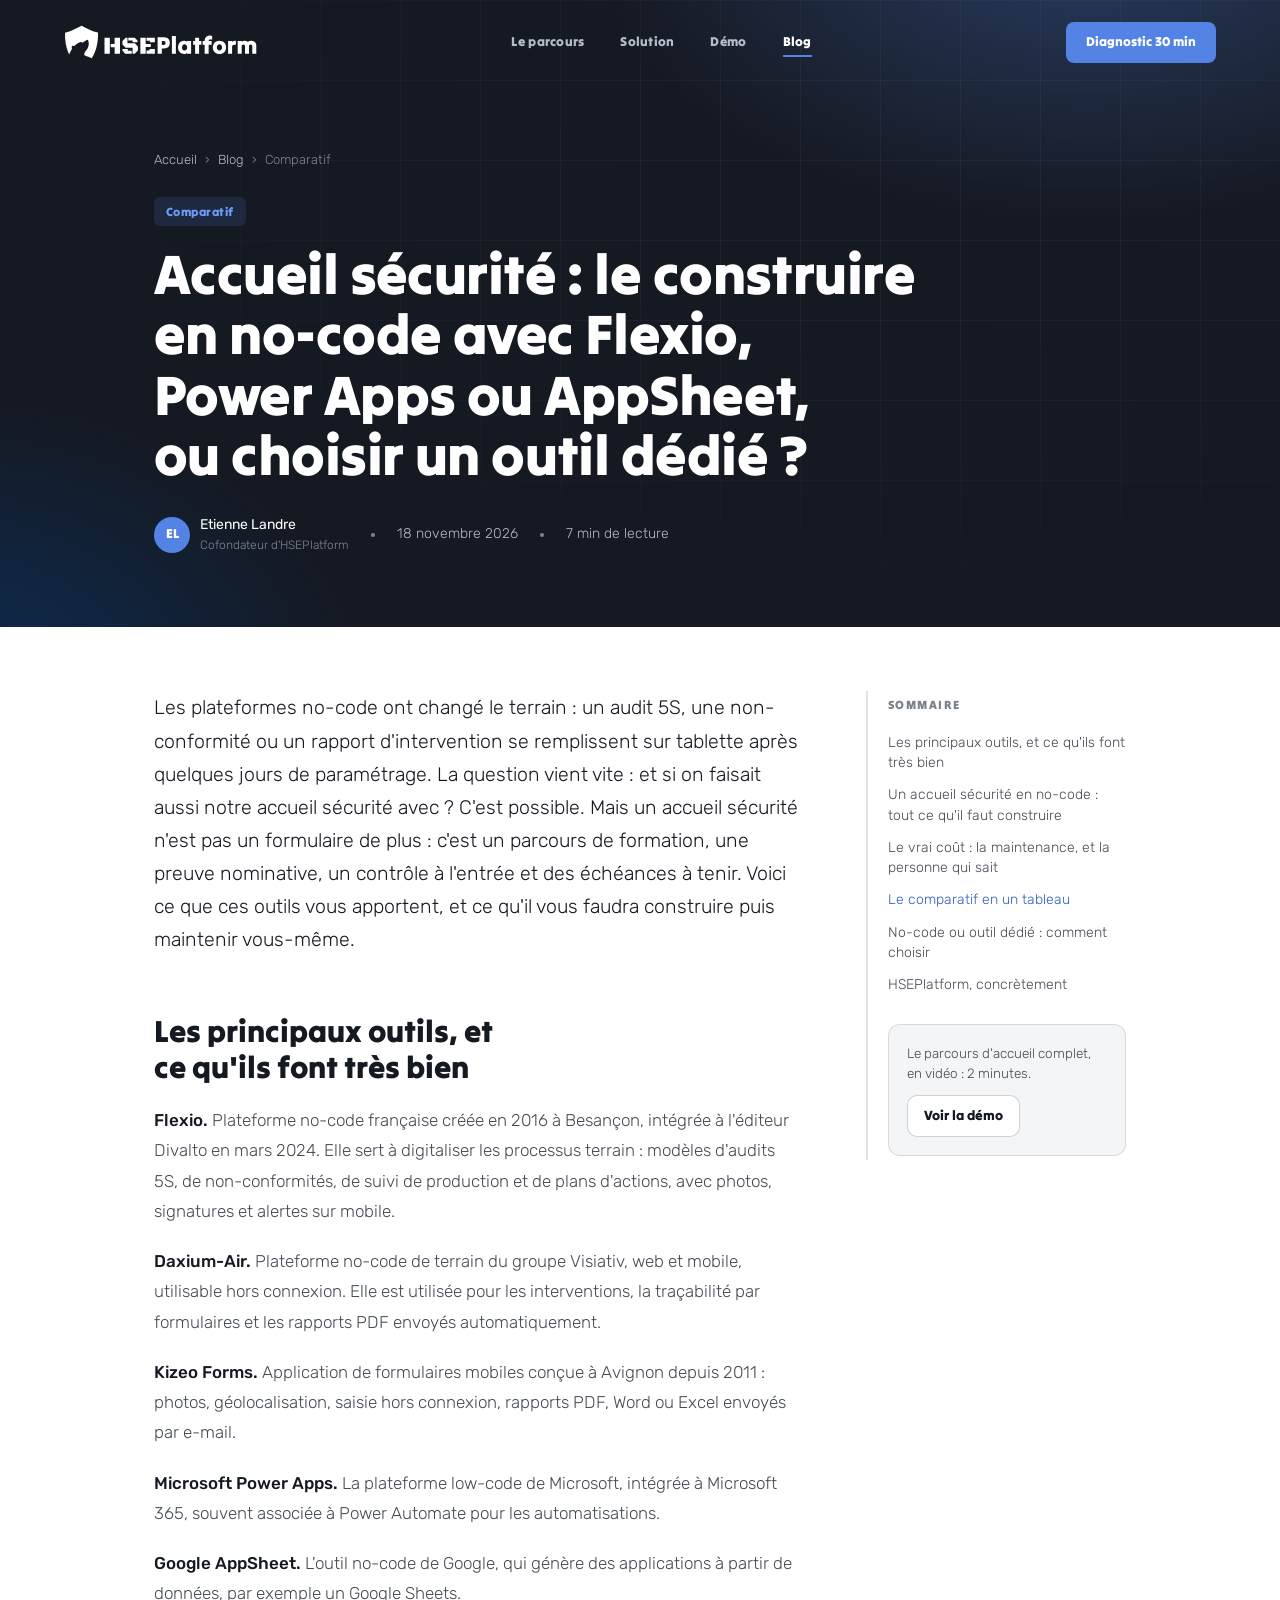
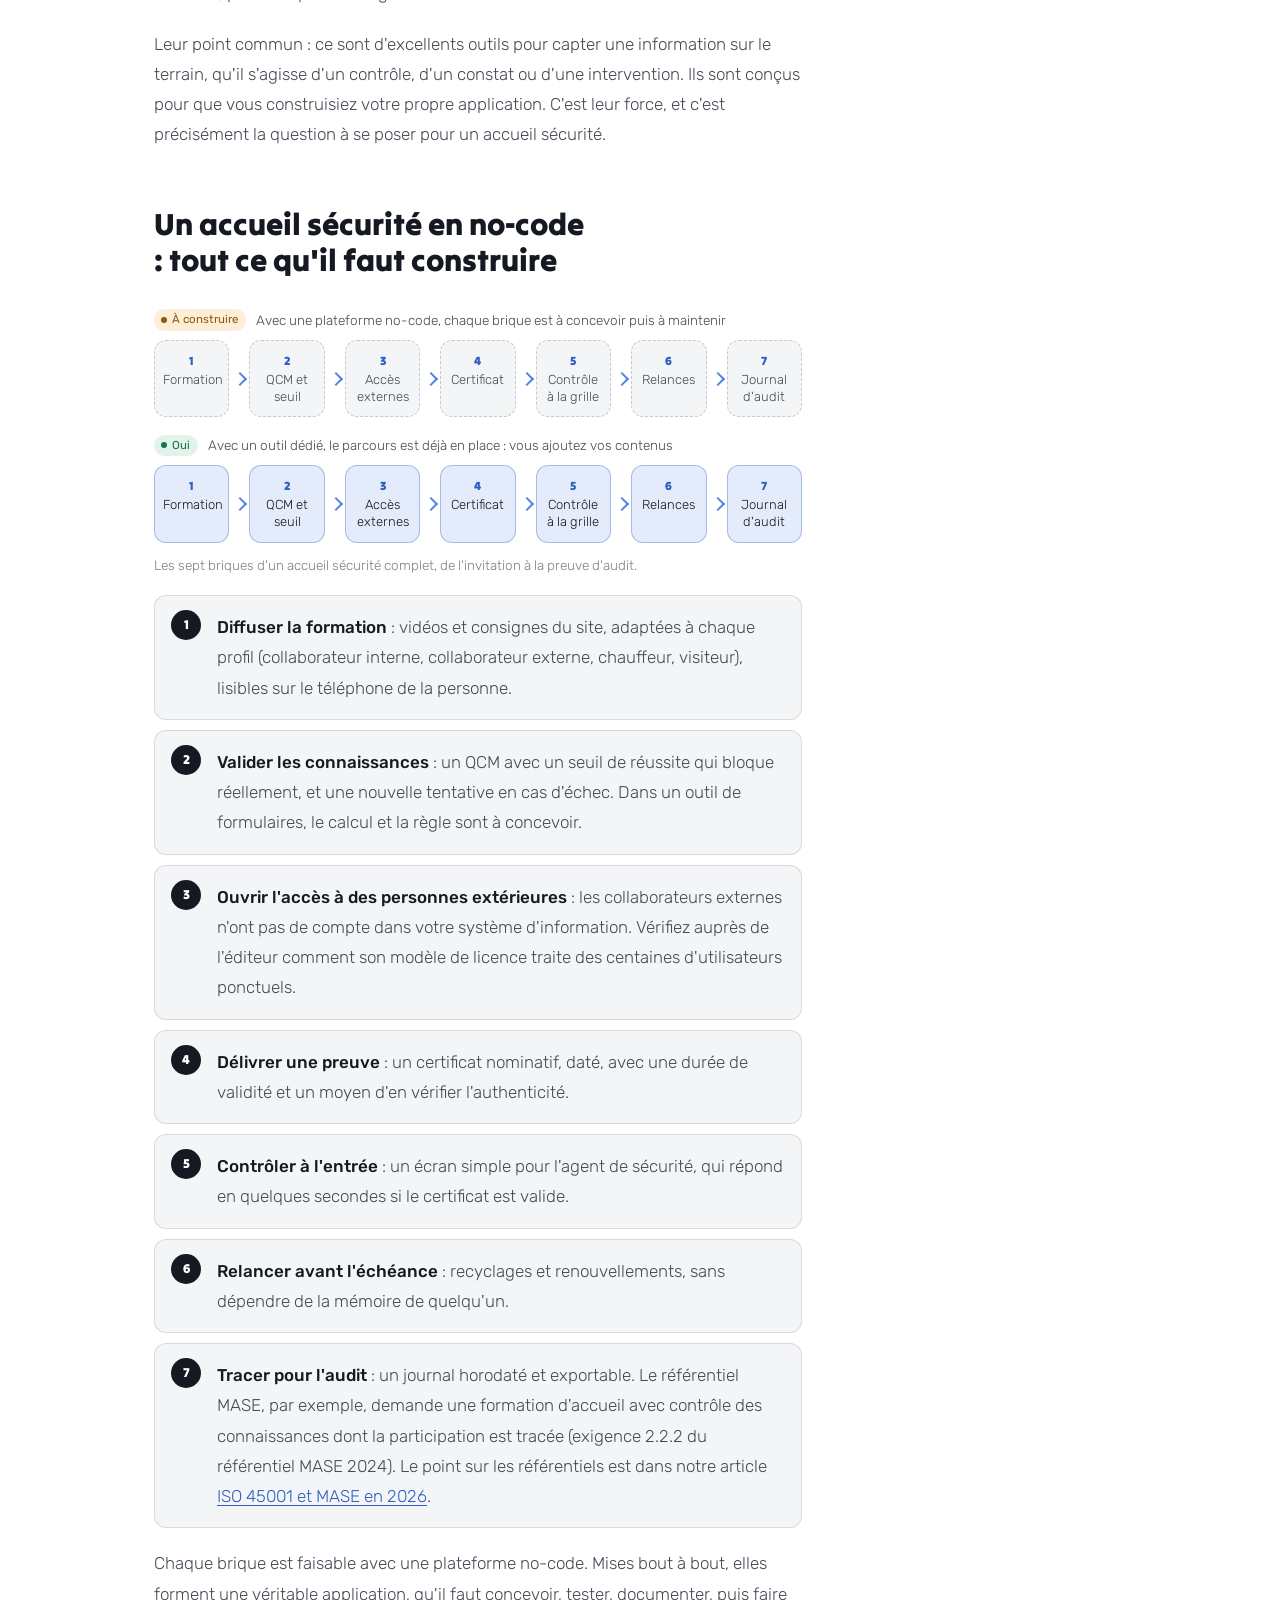
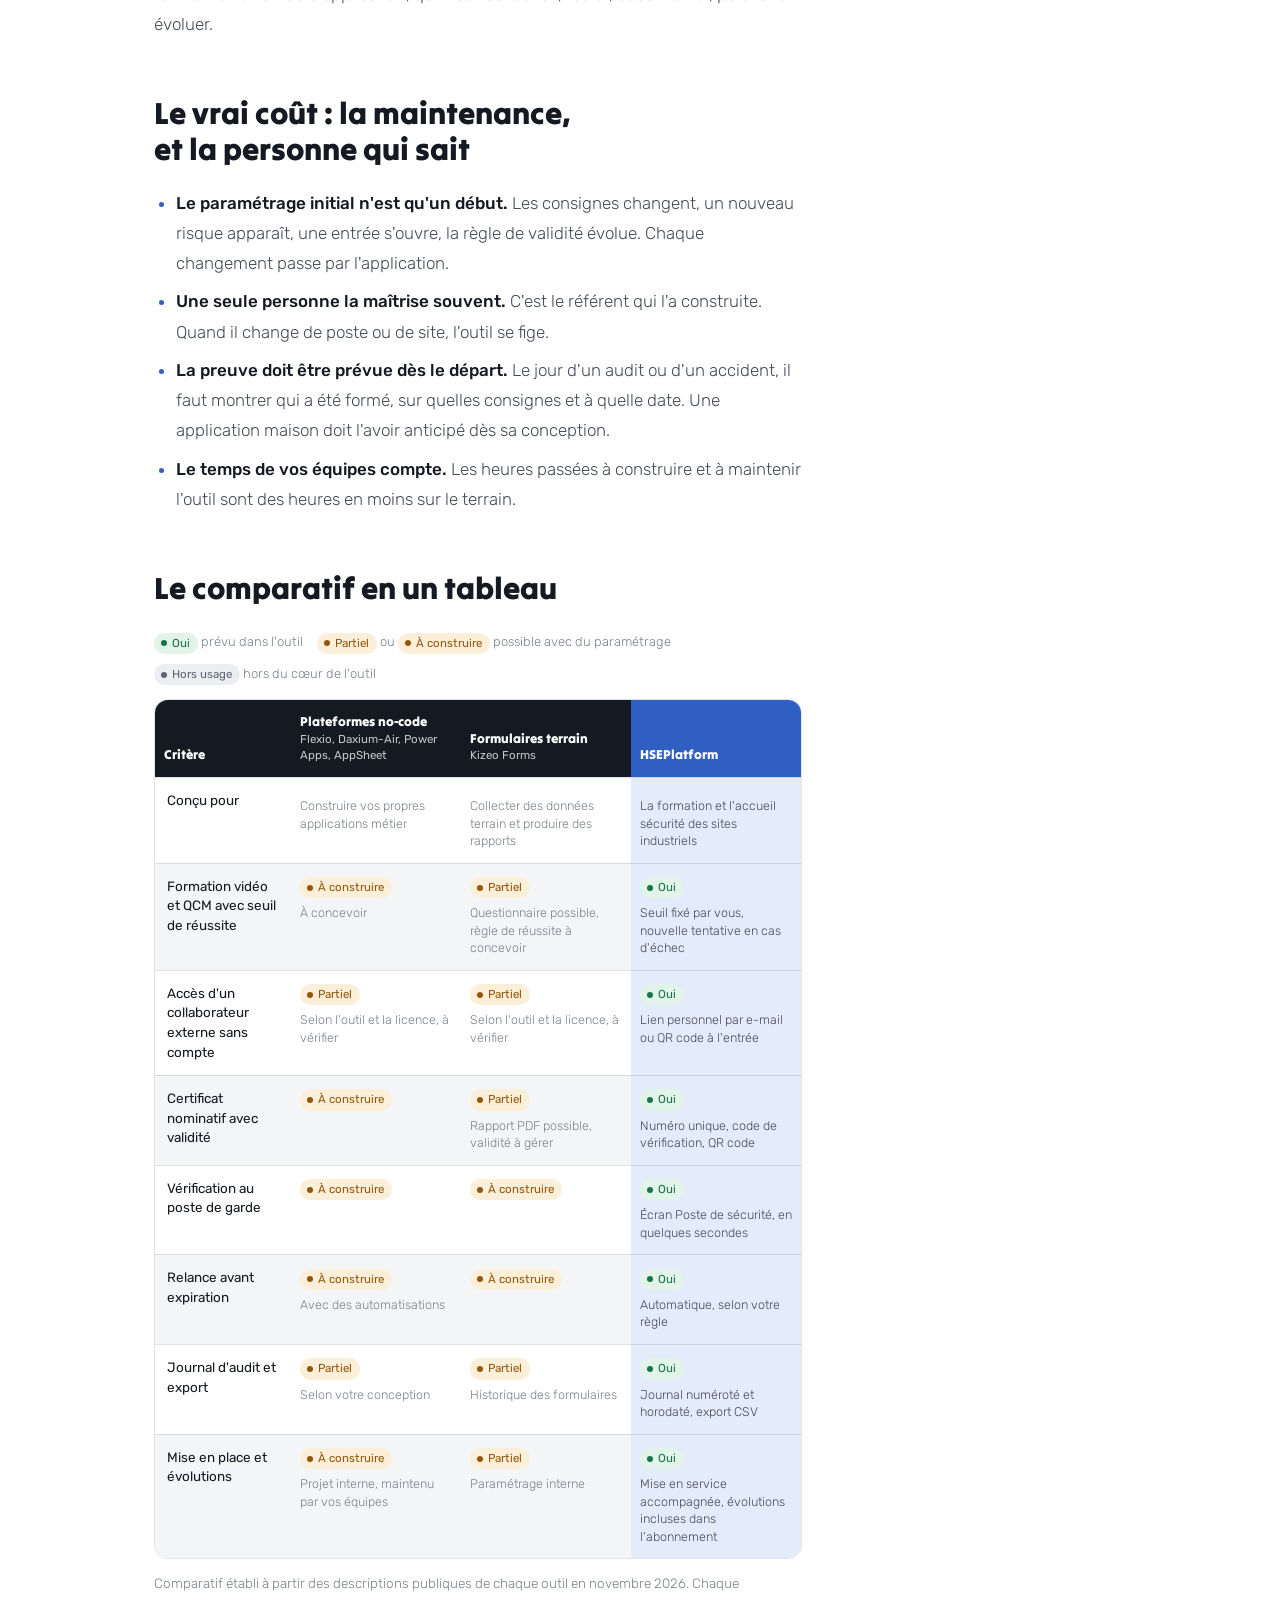
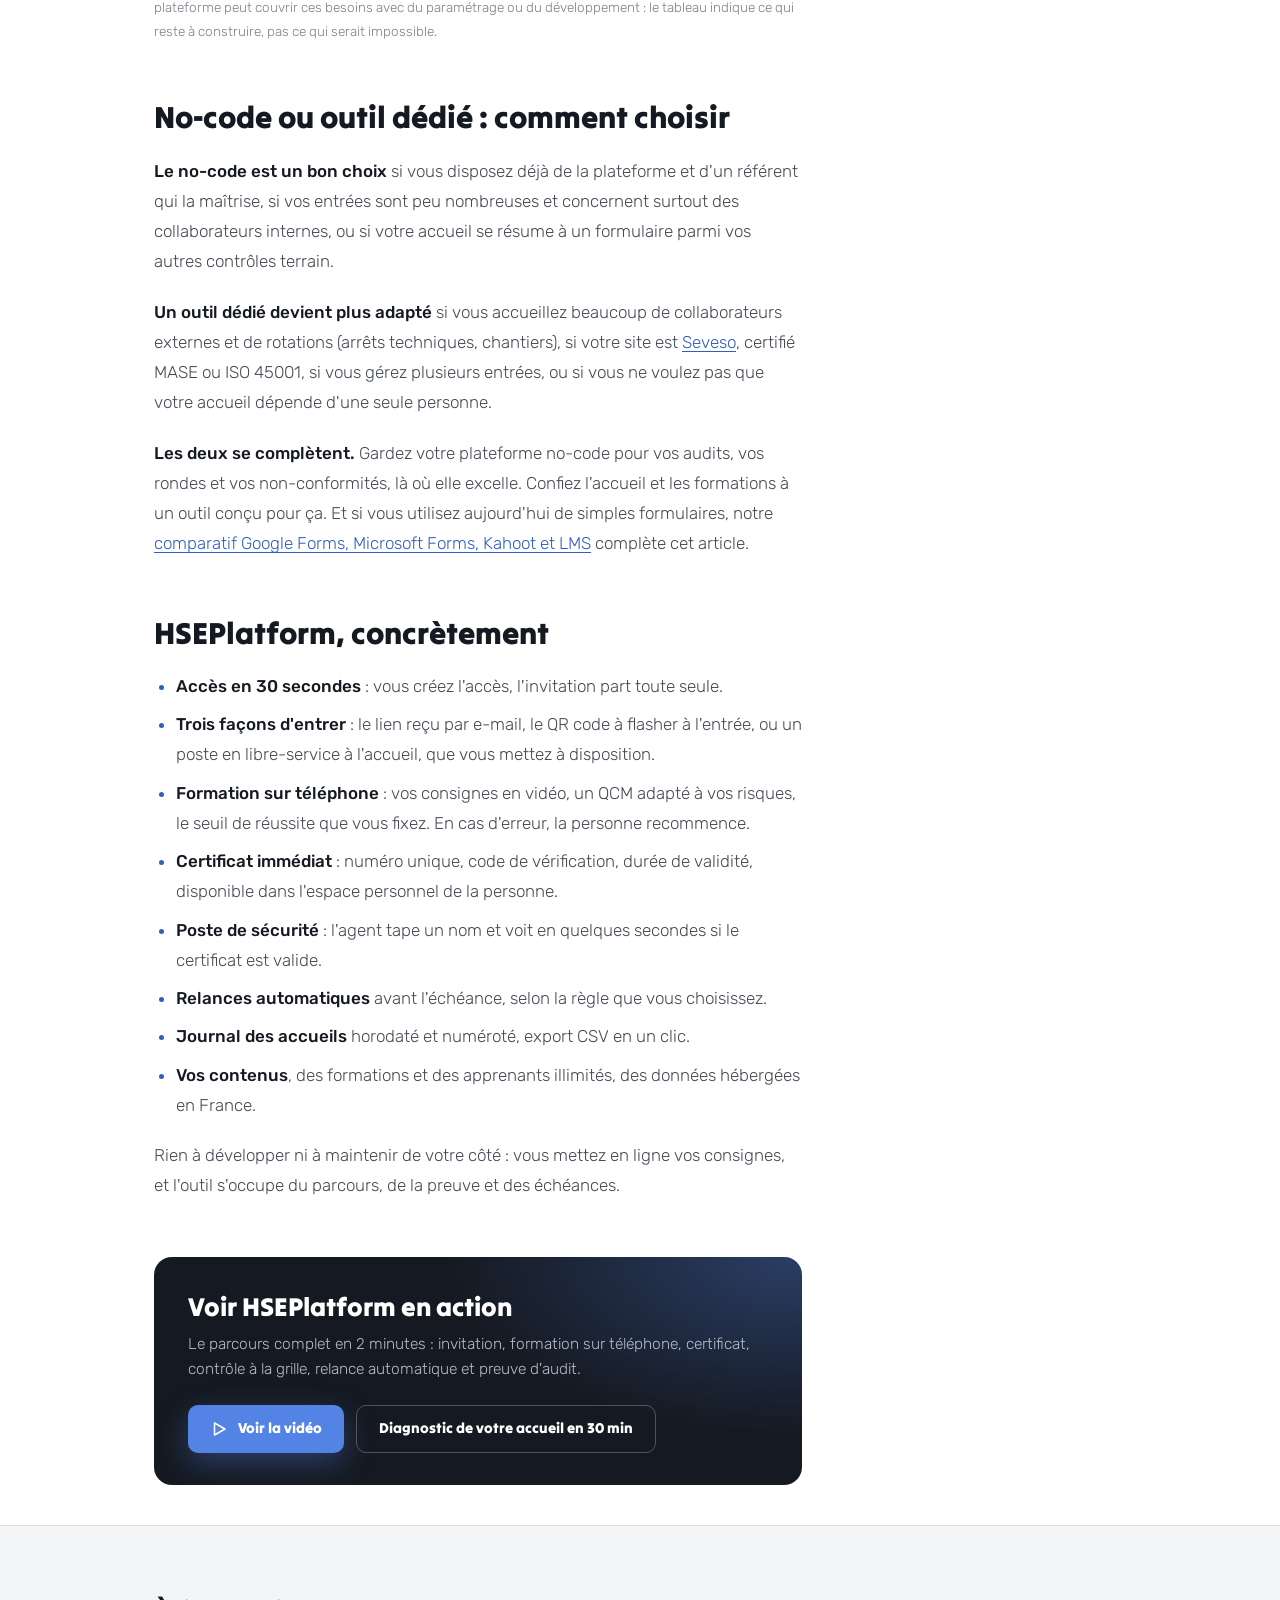
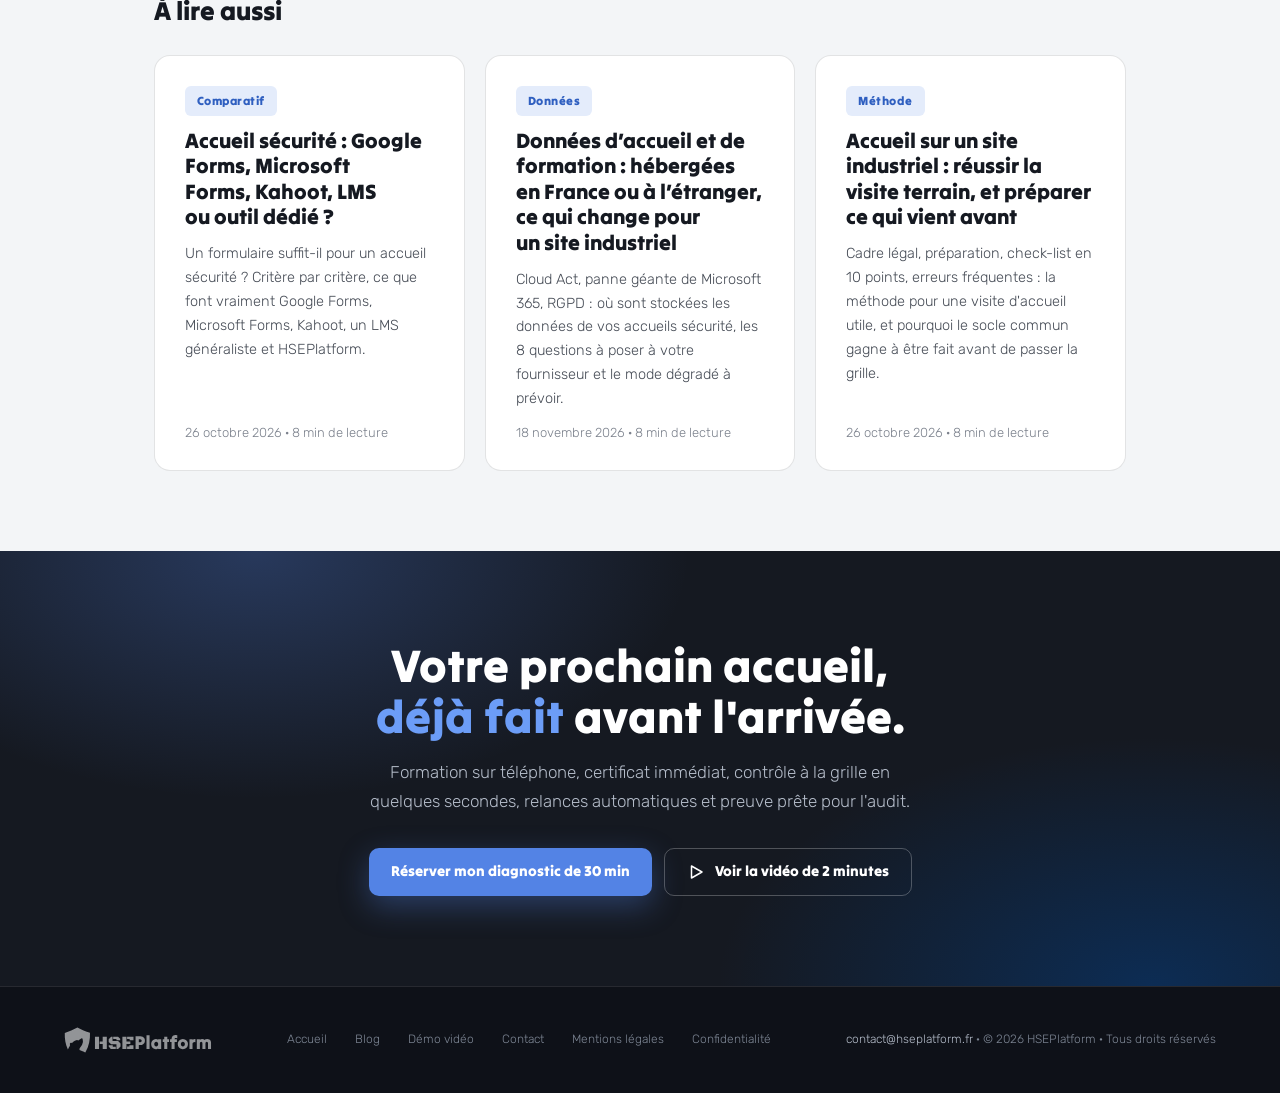
<file: blog/accueil-securite-no-code-flexio-power-apps-appsheet.html>
<!DOCTYPE html>
<html lang="fr">
<head>
<meta charset="UTF-8">
<meta name="viewport" content="width=device-width, initial-scale=1.0">
<title>Accueil sécurité en no-code ou outil dédié ? | HSEPlatform</title>
<meta name="description" content="Flexio, Kizeo Forms, Power Apps, AppSheet : ce que le no-code fait bien sur le terrain, et ce qu'il faut construire soi-même pour un accueil sécurité.">
<meta name="author" content="Etienne Landre, HSEPlatform">
<meta name="robots" content="index, follow, max-image-preview:large">
<link rel="canonical" href="https://hseplatform.fr/blog/accueil-securite-no-code-flexio-power-apps-appsheet.html">
<meta property="og:type" content="article">
<meta property="og:title" content="Accueil sécurité en no-code ou outil dédié ? | HSEPlatform">
<meta property="og:description" content="Flexio, Kizeo Forms, Power Apps, AppSheet : ce que le no-code fait bien sur le terrain, et ce qu'il faut construire soi-même pour un accueil sécurité.">
<meta property="og:url" content="https://hseplatform.fr/blog/accueil-securite-no-code-flexio-power-apps-appsheet.html">
<meta property="og:image" content="https://hseplatform.fr/og/accueil-securite-no-code-flexio-power-apps-appsheet.jpg">
<meta property="og:image:width" content="1200">
<meta property="og:image:height" content="630">
<meta property="og:locale" content="fr_FR">
<meta property="og:site_name" content="HSEPlatform">
<meta name="twitter:card" content="summary_large_image">
<meta name="twitter:title" content="Accueil sécurité en no-code ou outil dédié ? | HSEPlatform">
<meta name="twitter:description" content="Flexio, Kizeo Forms, Power Apps, AppSheet : ce que le no-code fait bien sur le terrain, et ce qu'il faut construire soi-même pour un accueil sécurité.">
<meta name="twitter:image" content="https://hseplatform.fr/og/accueil-securite-no-code-flexio-power-apps-appsheet.jpg">
<script type="application/ld+json">
[
 {
  "@context": "https://schema.org",
  "@type": "BlogPosting",
  "headline": "Accueil sécurité : le construire en no-code avec Flexio, Power Apps ou AppSheet, ou choisir un outil dédié ?",
  "description": "Flexio, Kizeo Forms, Power Apps, AppSheet : ce que le no-code fait bien sur le terrain, et ce qu'il faut construire soi-même pour un accueil sécurité.",
  "image": [
   "https://hseplatform.fr/og/accueil-securite-no-code-flexio-power-apps-appsheet.jpg"
  ],
  "datePublished": "2026-11-18",
  "dateModified": "2026-11-18",
  "author": {
   "@type": "Person",
   "name": "Etienne Landre",
   "jobTitle": "Cofondateur d'HSEPlatform",
   "url": "https://hseplatform.fr/"
  },
  "publisher": {
   "@type": "Organization",
   "name": "HSEPlatform",
   "url": "https://hseplatform.fr/",
   "logo": {
    "@type": "ImageObject",
    "url": "https://hseplatform.fr/icon-512.png"
   }
  },
  "inLanguage": "fr-FR",
  "mainEntityOfPage": {
   "@type": "WebPage",
   "@id": "https://hseplatform.fr/blog/accueil-securite-no-code-flexio-power-apps-appsheet.html"
  },
  "articleSection": "Comparatif",
  "isPartOf": {
   "@type": "Blog",
   "name": "Blog HSEPlatform",
   "url": "https://hseplatform.fr/blog/"
  }
 },
 {
  "@context": "https://schema.org",
  "@type": "BreadcrumbList",
  "itemListElement": [
   {
    "@type": "ListItem",
    "position": 1,
    "name": "Accueil",
    "item": "https://hseplatform.fr/"
   },
   {
    "@type": "ListItem",
    "position": 2,
    "name": "Blog",
    "item": "https://hseplatform.fr/blog/"
   },
   {
    "@type": "ListItem",
    "position": 3,
    "name": "Accueil sécurité : le construire en no-code avec Flexio, Power Apps ou AppSheet, ou choisir un outil dédié ?",
    "item": "https://hseplatform.fr/blog/accueil-securite-no-code-flexio-power-apps-appsheet.html"
   }
  ]
 }
]
</script>
<link rel="icon" href="../favicon.ico" sizes="48x48">
<link rel="icon" href="../favicon.svg" type="image/svg+xml">
<link rel="icon" type="image/png" sizes="96x96" href="../favicon-96.png">
<link rel="apple-touch-icon" href="../apple-touch-icon.png">
<link rel="preconnect" href="https://fonts.googleapis.com">
<link rel="preconnect" href="https://fonts.gstatic.com" crossorigin>
<link href="https://fonts.googleapis.com/css2?family=Tilt+Warp&family=Rubik:ital,wght@0,300;0,400;0,500;1,300;1,400&display=swap" rel="stylesheet">
<link rel="stylesheet" href="blog.css?v=20261118">
</head>
<body>
<svg width="0" height="0" style="position:absolute" aria-hidden="true">
  <defs>
    <symbol id="lg-mark" viewBox="0 0 92.32 89.50"><g transform="translate(-161.07 -185.20)"><path d="M176.92 259.85 C178.11 257.30 182.09 251.19 182.58 249.21 C182.97 247.66 180.88 246.55 181.90 243.61 C183.47 239.06 188.19 242.07 188.96 241.68 C189.70 241.32 191.02 239.43 191.92 238.73 C194.71 236.58 204.02 231.04 207.26 231.09 C208.75 231.11 209.67 233.10 211.20 232.77 C213.32 231.80 222.45 225.15 223.95 225.19 C224.41 225.20 225.63 225.98 225.95 226.33 C227.07 227.60 227.90 236.42 227.67 238.38 C227.43 240.29 225.58 245.81 224.71 247.61 C222.57 252.02 212.21 261.61 216.49 266.51 C216.86 266.93 217.35 267.15 217.83 267.42 C222.93 270.27 230.05 271.87 235.55 274.53 C235.67 274.58 235.78 274.65 235.89 274.70 C236.34 274.06 236.73 273.47 237.03 272.98 C248.94 253.51 253.39 228.18 252.54 205.57 C237.20 202.37 222.01 194.81 208.27 187.20 C194.09 194.95 179.23 201.41 163.83 206.35 C163.07 225.46 166.28 246.68 174.76 264.75 C175.47 263.04 176.20 261.40 176.92 259.85 Z"/></g></symbol>
    <symbol id="lg-full" viewBox="0 0 519.50 91.50"><g transform="translate(-161.07 -185.20)"><path d="M176.92 259.85 C178.11 257.30 182.09 251.19 182.58 249.21 C182.97 247.66 180.88 246.55 181.90 243.61 C183.47 239.06 188.19 242.07 188.96 241.68 C189.70 241.32 191.02 239.43 191.92 238.73 C194.71 236.58 204.02 231.04 207.26 231.09 C208.75 231.11 209.67 233.10 211.20 232.77 C213.32 231.80 222.45 225.15 223.95 225.19 C224.41 225.20 225.63 225.98 225.95 226.33 C227.07 227.60 227.90 236.42 227.67 238.38 C227.43 240.29 225.58 245.81 224.71 247.61 C222.57 252.02 212.21 261.61 216.49 266.51 C216.86 266.93 217.35 267.15 217.83 267.42 C222.93 270.27 230.05 271.87 235.55 274.53 C235.67 274.58 235.78 274.65 235.89 274.70 C236.34 274.06 236.73 273.47 237.03 272.98 C248.94 253.51 253.39 228.18 252.54 205.57 C237.20 202.37 222.01 194.81 208.27 187.20 C194.09 194.95 179.23 201.41 163.83 206.35 C163.07 225.46 166.28 246.68 174.76 264.75 C175.47 263.04 176.20 261.40 176.92 259.85 Z"/><path d="M297.32665246352553 262.39849853515625V244.90547385439277H286.68154653534293V236.27255258336663H297.22928868979216V219.33125595375896H311.70403638482094V262.39849853515625ZM270.06479581817985 262.39849853515625V219.33125595375896H284.4097251482308V262.39849853515625Z M345.6504305116832 262.39849853515625V246.26856668666005H327.0214951373637L318.38857386633754 237.63564541563392V227.93172263354063L327.0214951373637 219.33125595375896H331.88968382403255V234.61736842989922H351.6869844831526L360.02781443297863 243.25028970092535V253.79803185537457L351.42734775319695 262.39849853515625ZM345.6504305116832 231.40436389669776V227.0879032611847H334.1615052111447V219.33125595375896H351.3948931619525L358.8594491481781 226.82826653122902V231.40436389669776ZM325.62594771385193 262.39849853515625 318.38857386633754 253.79803185537457V249.4815712198615H332.7335031963885V254.60939663648605H343.3786091245711V262.39849853515625Z M366.5615914724767 262.39849853515625V219.33125595375896H380.90652080252767V236.40237094834447H394.6348128989339V244.710746306926H380.90652080252767V262.39849853515625ZM392.1033547818661 231.79381899163127V227.67208590358496H383.1783421896398V219.33125595375896H405.6044647395611V231.79381899163127ZM383.1783421896398 262.39849853515625V253.79803185537457H391.25953540951014V249.4815712198615H405.6044647395611V262.39849853515625Z M412.93260368347165 262.39849853515625Q412.93260368347165 251.40382189941405 412.93260368347165 240.14736724853515Q412.93260368347165 228.89091259765627 412.93260368347165 217.89623596191407Q416.99016291809085 217.89623596191407 421.0804444046021 217.89623596191407Q425.1707258911133 217.89623596191407 429.16284062194825 217.89623596191407Q434.2020674133301 217.89623596191407 437.9324041290283 219.82684882354738Q441.66274084472656 221.75746168518066 443.7569649658203 225.22602038574217Q445.8511890869141 228.69457908630372 445.8511890869141 233.34113885498047Q445.8511890869141 237.92225411987306 443.7896872177124 241.39081282043458Q441.72818534851075 244.8593715209961 438.16145989227294 246.7572621307373Q434.59473443603514 248.6551527404785 430.0790636749268 248.6551527404785Q428.6392845916748 248.6551527404785 427.2322277603149 248.6551527404785Q425.82517092895506 248.6551527404785 424.3853918457031 248.6551527404785Q424.3853918457031 252.05826693725587 424.3853918457031 255.5268256378174Q424.3853918457031 258.9953843383789 424.3853918457031 262.39849853515625Q421.5712781829834 262.39849853515625 418.6917200164795 262.39849853515625Q415.8121618499756 262.39849853515625 412.93260368347165 262.39849853515625ZM429.16284062194825 228.17102305603026Q427.984839553833 228.17102305603026 426.7741162338257 228.17102305603026Q425.56339291381835 228.17102305603026 424.3853918457031 228.17102305603026Q424.3853918457031 230.78880320739745 424.3853918457031 233.43930561065673Q424.3853918457031 236.089808013916 424.3853918457031 238.7075881652832Q425.69428192138673 238.7075881652832 427.1013387527466 238.7075881652832Q428.50839558410644 238.7075881652832 429.81728565979006 238.7075881652832Q431.8460652770996 238.7075881652832 433.1222331008911 237.20236457824706Q434.3984009246826 235.69714099121094 434.3984009246826 233.47202786254883Q434.3984009246826 231.18147023010255 433.0240663452148 229.6762466430664Q431.64973176574705 228.17102305603026 429.16284062194825 228.17102305603026Z M451.4139749145508 262.39849853515625Q451.4139749145508 250.55304335021972 451.4139749145508 238.51125465393068Q451.4139749145508 226.4694659576416 451.4139749145508 214.62401077270508Q454.0971995697021 214.62401077270508 456.8458687286377 214.62401077270508Q459.59453788757327 214.62401077270508 462.21231803894045 214.62401077270508Q462.21231803894045 226.4694659576416 462.21231803894045 238.51125465393068Q462.21231803894045 250.55304335021972 462.21231803894045 262.39849853515625Q459.59453788757327 262.39849853515625 456.8458687286377 262.39849853515625Q454.0971995697021 262.39849853515625 451.4139749145508 262.39849853515625Z M492.3167785644531 262.39849853515625Q492.3167785644531 261.8749425048828 492.3167785644531 261.3841087265015Q492.3167785644531 260.8932749481201 492.3167785644531 260.4351634216309Q490.68066596984863 261.80949800109863 488.61916410064697 262.56210979461673Q486.5576622314453 263.3147215881348 484.20166009521483 263.3147215881348Q480.8639904022217 263.3147215881348 477.9189877319336 262.0385537643433Q474.9739850616455 260.7623859405518 472.71614968109134 258.3736615524292Q470.4583143005371 255.98493716430664 469.18214647674563 252.71271197509765Q467.9059786529541 249.44048678588868 467.9059786529541 245.4483720550537Q467.9059786529541 241.39081282043458 469.18214647674563 238.11858763122558Q470.4583143005371 234.8463624420166 472.71614968109134 232.5230825576782Q474.9739850616455 230.19980267333983 477.9189877319336 228.92363484954834Q480.8639904022217 227.64746702575684 484.13621559143064 227.64746702575684Q486.4922177276611 227.64746702575684 488.5864418487549 228.4000788192749Q490.68066596984863 229.15269061279298 492.3167785644531 230.46158068847657Q492.3167785644531 229.93802465820312 492.3167785644531 229.47991313171386Q492.3167785644531 229.0218016052246 492.3167785644531 228.56369007873536Q495.0000032196045 228.56369007873536 497.74867237854005 228.56369007873536Q500.49734153747556 228.56369007873536 503.11512168884275 228.56369007873536Q503.11512168884275 236.94058656311034 503.11512168884275 245.4810943069458Q503.11512168884275 254.02160205078124 503.11512168884275 262.39849853515625Q500.49734153747556 262.39849853515625 497.74867237854005 262.39849853515625Q495.0000032196045 262.39849853515625 492.3167785644531 262.39849853515625ZM485.6414391784668 253.75982403564453Q485.6414391784668 253.75982403564453 485.6414391784668 253.75982403564453Q485.6414391784668 253.75982403564453 485.6414391784668 253.75982403564453Q488.7827753601074 253.75982403564453 490.68066596984863 251.46926640319825Q492.5785565795898 249.17870877075197 492.5785565795898 245.4483720550537Q492.5785565795898 241.71803533935548 490.68066596984863 239.4601999588013Q488.7827753601074 237.20236457824709 485.6414391784668 237.20236457824709Q482.434658493042 237.20236457824709 480.56949013519284 239.4274777069092Q478.70432177734375 241.6525908355713 478.70432177734375 245.4483720550537Q478.70432177734375 249.24415327453613 480.56949013519284 251.50198865509032Q482.434658493042 253.75982403564453 485.6414391784668 253.75982403564453Z M513.8480200042725 262.39849853515625Q513.8480200042725 256.37760418701174 513.8480200042725 250.29126533508304Q513.8480200042725 244.2049264831543 513.8480200042725 238.24947663879394Q512.5391299285889 238.24947663879394 511.19751760101315 238.24947663879394Q509.8559052734375 238.24947663879394 508.5470151977539 238.24947663879394Q508.5470151977539 235.8280299987793 508.5470151977539 233.40658335876464Q508.5470151977539 230.98513671875 508.5470151977539 228.56369007873536Q509.8559052734375 228.56369007873536 511.19751760101315 228.56369007873536Q512.5391299285889 228.56369007873536 513.8480200042725 228.56369007873536Q513.8480200042725 226.27313244628908 513.8480200042725 224.01529706573487Q513.8480200042725 221.75746168518066 513.8480200042725 219.53234855651857Q516.5312446594238 219.53234855651857 519.2799138183593 219.53234855651857Q522.028582977295 219.53234855651857 524.6463631286621 219.53234855651857Q524.6463631286621 221.75746168518066 524.6463631286621 224.01529706573487Q524.6463631286621 226.27313244628908 524.6463631286621 228.56369007873536Q526.1515867156983 228.56369007873536 527.7222548065185 228.56369007873536Q529.2929228973388 228.56369007873536 530.798146484375 228.56369007873536Q530.798146484375 230.98513671875 530.798146484375 233.40658335876464Q530.798146484375 235.8280299987793 530.798146484375 238.24947663879394Q529.2929228973388 238.24947663879394 527.7222548065185 238.24947663879394Q526.1515867156983 238.24947663879394 524.6463631286621 238.24947663879394Q524.6463631286621 244.2049264831543 524.6463631286621 250.29126533508304Q524.6463631286621 256.37760418701174 524.6463631286621 262.39849853515625Q522.028582977295 262.39849853515625 519.2799138183593 262.39849853515625Q516.5312446594238 262.39849853515625 513.8480200042725 262.39849853515625Z M534.2667112426758 238.24947663879394Q534.2667112426758 235.8280299987793 534.2667112426758 233.40658335876464Q534.2667112426758 230.98513671875 534.2667112426758 228.56369007873536Q535.5756013183594 228.56369007873536 536.9172136459351 228.56369007873536Q538.2588259735107 228.56369007873536 539.5677160491944 228.56369007873536Q539.5677160491944 228.23646755981446 539.5677160491944 227.97468954467774Q539.5677160491944 227.71291152954103 539.5677160491944 227.4511335144043Q539.5677160491944 223.06635176086428 541.3674399032593 220.0886268386841Q543.1671637573243 217.1109019165039 546.1448886795044 215.5075115737915Q549.1226136016845 213.9041212310791 552.6893390579223 213.6750654678345Q556.2560645141601 213.44600970458984 559.7900677185058 214.62401077270508Q559.7900677185058 217.04545741271974 559.7900677185058 219.59779306030276Q559.7900677185058 222.15012870788576 559.7900677185058 224.63701985168458Q555.8633974914551 223.328129776001 553.1147283325195 224.11346382141113Q550.366059173584 224.8987978668213 550.366059173584 227.51657801818848Q550.366059173584 227.7783560333252 550.366059173584 228.04013404846194Q550.366059173584 228.30191206359865 550.366059173584 228.56369007873536Q552.3948387908936 228.56369007873536 554.4236184082031 228.56369007873536Q556.4523980255127 228.56369007873536 558.4811776428222 228.56369007873536Q558.4811776428222 230.98513671875 558.4811776428222 233.40658335876464Q558.4811776428222 235.8280299987793 558.4811776428222 238.24947663879394Q556.4523980255127 238.24947663879394 554.4236184082031 238.24947663879394Q552.3948387908936 238.24947663879394 550.366059173584 238.24947663879394Q550.366059173584 244.2049264831543 550.366059173584 250.29126533508304Q550.366059173584 256.37760418701174 550.366059173584 262.39849853515625Q547.7482790222168 262.39849853515625 544.9996098632812 262.39849853515625Q542.2509407043457 262.39849853515625 539.5677160491944 262.39849853515625Q539.5677160491944 256.37760418701174 539.5677160491944 250.29126533508304Q539.5677160491944 244.2049264831543 539.5677160491944 238.24947663879394Q538.2588259735107 238.24947663879394 536.9172136459351 238.24947663879394Q535.5756013183594 238.24947663879394 534.2667112426758 238.24947663879394Z M579.4234512329101 263.4456105957031Q579.4234512329101 263.4456105957031 579.4234512329101 263.4456105957031Q579.4234512329101 263.4456105957031 579.4234512329101 263.4456105957031Q575.6276700134277 263.4456105957031 572.3554448242187 262.10399826812744Q569.0832196350098 260.7623859405518 566.6617729949951 258.308217048645Q564.2403263549804 255.8540481567383 562.8987140274048 252.58182296752932Q561.5571016998291 249.30959777832032 561.5571016998291 245.4483720550537Q561.5571016998291 241.5871463317871 562.8987140274048 238.3149211425781Q564.2403263549804 235.04269595336913 566.6617729949951 232.6212493133545Q569.0832196350098 230.19980267333983 572.3554448242187 228.85819034576417Q575.6276700134277 227.51657801818848 579.4234512329101 227.51657801818848Q583.2846769561768 227.51657801818848 586.5241798934937 228.85819034576417Q589.7636828308106 230.19980267333983 592.1851294708251 232.6212493133545Q594.6065761108398 235.04269595336913 595.9481884384155 238.3149211425781Q597.2898007659912 241.5871463317871 597.2898007659912 245.4483720550537Q597.2898007659912 249.30959777832032 595.9481884384155 252.58182296752932Q594.6065761108398 255.8540481567383 592.1851294708251 258.308217048645Q589.7636828308106 260.7623859405518 586.5241798934937 262.10399826812744Q583.2846769561768 263.4456105957031 579.4234512329101 263.4456105957031ZM579.4234512329101 253.69437953186036Q579.4234512329101 253.69437953186036 579.4234512329101 253.69437953186036Q579.4234512329101 253.69437953186036 579.4234512329101 253.69437953186036Q582.630231918335 253.69437953186036 584.5608447799682 251.371099647522Q586.4914576416015 249.04781976318358 586.4914576416015 245.4483720550537Q586.4914576416015 241.78347984313965 584.5608447799682 239.52564446258543Q582.630231918335 237.26780908203125 579.4234512329101 237.26780908203125Q576.2166705474854 237.26780908203125 574.286057685852 239.52564446258543Q572.3554448242187 241.78347984313965 572.3554448242187 245.4483720550537Q572.3554448242187 249.04781976318358 574.286057685852 251.371099647522Q576.2166705474854 253.69437953186036 579.4234512329101 253.69437953186036Z M602.6562714385987 262.39849853515625Q602.6562714385987 254.02160205078124 602.6562714385987 245.4810943069458Q602.6562714385987 236.94058656311034 602.6562714385987 228.56369007873536Q605.33949609375 228.56369007873536 608.0881652526855 228.56369007873536Q610.8368344116211 228.56369007873536 613.4546145629882 228.56369007873536Q613.4546145629882 229.0218016052246 613.4546145629882 229.47991313171386Q613.4546145629882 229.93802465820312 613.4546145629882 230.39613618469238Q615.4833941802979 228.95635710144043 618.0357298278809 228.23646755981446Q620.5880654754638 227.51657801818848 623.5985126495361 227.8438005371094Q623.5985126495361 230.46158068847657 623.5985126495361 233.14480534362792Q623.5985126495361 235.8280299987793 623.5985126495361 238.44581015014649Q618.428396850586 237.7259206085205 615.9415057067871 239.3293109512329Q613.4546145629882 240.9327012939453 613.4546145629882 244.5321490020752Q613.4546145629882 248.91693075561523 613.4546145629882 253.43260151672362Q613.4546145629882 257.948272277832 613.4546145629882 262.39849853515625Q610.8368344116211 262.39849853515625 608.0881652526855 262.39849853515625Q605.33949609375 262.39849853515625 602.6562714385987 262.39849853515625Z M628.5068573760987 262.39849853515625Q628.5068573760987 254.02160205078124 628.5068573760987 245.4810943069458Q628.5068573760987 236.94058656311034 628.5068573760987 228.56369007873536Q631.19008203125 228.56369007873536 633.9387511901855 228.56369007873536Q636.6874203491211 228.56369007873536 639.3052005004882 228.56369007873536Q639.3052005004882 229.0218016052246 639.3052005004882 229.4144686279297Q639.3052005004882 229.80713565063476 639.3052005004882 230.26524717712402Q641.0067575988769 229.0218016052246 643.1009817199706 228.33463431549072Q645.1952058410644 227.64746702575684 647.4203189697265 227.64746702575684Q649.8417656097412 227.64746702575684 651.8705452270508 228.46552332305907Q653.8993248443603 229.28357962036134 655.3391039276123 230.85424771118164Q657.433328048706 229.3490241241455 660.0838304519652 228.49824557495117Q662.7343328552246 227.64746702575684 665.5484465179443 227.64746702575684Q669.5405612487793 227.64746702575684 672.4528416671753 229.28357962036134Q675.3651220855713 230.91969221496583 676.9685124282837 233.9301393890381Q678.5719027709961 236.94058656311034 678.5719027709961 241.19447930908203Q678.5719027709961 246.4300396118164 678.5719027709961 251.79648892211912Q678.5719027709961 257.1629382324219 678.5719027709961 262.39849853515625Q675.954122619629 262.39849853515625 673.2054534606934 262.39849853515625Q670.4567843017578 262.39849853515625 667.7735596466065 262.39849853515625Q667.7735596466065 257.4901607513428 667.7735596466065 252.45093395996093Q667.7735596466065 247.4117071685791 667.7735596466065 242.50336938476562Q667.7735596466065 240.27825625610353 666.7591698379517 238.87119942474368Q665.7447800292969 237.4641425933838 663.5196669006348 237.4641425933838Q661.3599982757569 237.4641425933838 660.1492749557495 238.8057549209595Q658.9385516357422 240.14736724853515 658.9385516357422 242.50336938476562Q658.9385516357422 247.4117071685791 658.9385516357422 252.45093395996093Q658.9385516357422 257.4901607513428 658.9385516357422 262.39849853515625Q656.320771484375 262.39849853515625 653.5721023254395 262.39849853515625Q650.823433166504 262.39849853515625 648.1402085113525 262.39849853515625Q648.1402085113525 257.4901607513428 648.1402085113525 252.45093395996093Q648.1402085113525 247.4117071685791 648.1402085113525 242.50336938476562Q648.1402085113525 240.27825625610353 647.1258187026978 238.87119942474368Q646.111428894043 237.4641425933838 643.8863157653809 237.4641425933838Q641.7266471405029 237.4641425933838 640.5159238204956 238.8057549209595Q639.3052005004882 240.14736724853515 639.3052005004882 242.50336938476562Q639.3052005004882 247.4117071685791 639.3052005004882 252.45093395996093Q639.3052005004882 257.4901607513428 639.3052005004882 262.39849853515625Q636.6874203491211 262.39849853515625 633.9387511901855 262.39849853515625Q631.19008203125 262.39849853515625 628.5068573760987 262.39849853515625Z"/></g></symbol>
  </defs>
</svg>
<div class="sp" id="sp"></div>
<nav id="nav">
  <a href="../" class="nav-logo" aria-label="HSEPlatform, accueil"><svg class="lg" viewBox="0 0 519.50 91.50" aria-hidden="true"><use href="#lg-full"/></svg></a>
  <div class="nav-links">
    <a href="../#grille">Le parcours</a>
    <a href="../#solution">Solution</a>
    <a href="../#demo">Démo</a>
    <a href="./" class="on" aria-current="page">Blog</a>
  </div>
  <a href="../#contact" class="nav-cta">Diagnostic 30 min</a>
</nav>

<header class="bh">
  <div class="bh-in narrow">
    <div class="crumbs" aria-label="Fil d'Ariane"><a href="../">Accueil</a><span aria-hidden="true">›</span><a href="./">Blog</a><span aria-hidden="true">›</span><span>Comparatif</span></div>
    <span class="cat">Comparatif</span>
    <h1 style="margin-top:18px">Accueil sécurité : le construire en no-code avec Flexio, Power Apps ou AppSheet, ou choisir un outil dédié ?</h1>
    <div class="meta">
      <div class="who"><span class="av" aria-hidden="true">EL</span><div><b>Etienne Landre</b><small>Cofondateur d&#x27;HSEPlatform</small></div></div>
      <span class="dot" aria-hidden="true"></span>
      <time datetime="2026-11-18">18 novembre 2026</time>
      <span class="dot" aria-hidden="true"></span>
      <span>7 min de lecture</span>
    </div>
  </div>
</header>

<main class="art">
  <article class="prose">
<p class="lead">Les plateformes no-code ont changé le terrain : un audit 5S, une non-conformité ou un rapport d'intervention se remplissent sur tablette après quelques jours de paramétrage. La question vient vite : et si on faisait aussi notre accueil sécurité avec ? C'est possible. Mais un accueil sécurité n'est pas un formulaire de plus : c'est un parcours de formation, une preuve nominative, un contrôle à l'entrée et des échéances à tenir. Voici ce que ces outils vous apportent, et ce qu'il vous faudra construire puis maintenir vous-même.</p>

<h2 id="outils">Les principaux outils, et ce qu'ils font très bien</h2>
<p><strong>Flexio.</strong> Plateforme no-code française créée en 2016 à Besançon, intégrée à l'éditeur Divalto en mars 2024. Elle sert à digitaliser les processus terrain : modèles d'audits 5S, de non-conformités, de suivi de production et de plans d'actions, avec photos, signatures et alertes sur mobile.</p>
<p><strong>Daxium-Air.</strong> Plateforme no-code de terrain du groupe Visiativ, web et mobile, utilisable hors connexion. Elle est utilisée pour les interventions, la traçabilité par formulaires et les rapports PDF envoyés automatiquement.</p>
<p><strong>Kizeo Forms.</strong> Application de formulaires mobiles conçue à Avignon depuis 2011 : photos, géolocalisation, saisie hors connexion, rapports PDF, Word ou Excel envoyés par e-mail.</p>
<p><strong>Microsoft Power Apps.</strong> La plateforme low-code de Microsoft, intégrée à Microsoft 365, souvent associée à Power Automate pour les automatisations.</p>
<p><strong>Google AppSheet.</strong> L'outil no-code de Google, qui génère des applications à partir de données, par exemple un Google Sheets.</p>
<p>Leur point commun : ce sont d'excellents outils pour capter une information sur le terrain, qu'il s'agisse d'un contrôle, d'un constat ou d'une intervention. Ils sont conçus pour que vous construisiez votre propre application. C'est leur force, et c'est précisément la question à se poser pour un accueil sécurité.</p>

<h2 id="a-construire">Un accueil sécurité en no-code : tout ce qu'il faut construire</h2>
<figure class="fig" aria-label="Schéma : les briques d'un accueil sécurité">
  <div class="flow-row">
    <div class="flow-lbl"><span class="chip mid">À construire</span>Avec une plateforme no-code, chaque brique est à concevoir puis à maintenir</div>
    <ol class="flow dash"><li><span class="n">1</span>Formation</li><li><span class="n">2</span>QCM et seuil</li><li><span class="n">3</span>Accès externes</li><li><span class="n">4</span>Certificat</li><li><span class="n">5</span>Contrôle à la grille</li><li><span class="n">6</span>Relances</li><li><span class="n">7</span>Journal d'audit</li></ol>
  </div>
  <div class="flow-row">
    <div class="flow-lbl"><span class="chip ok">Oui</span>Avec un outil dédié, le parcours est déjà en place : vous ajoutez vos contenus</div>
    <ol class="flow solid"><li><span class="n">1</span>Formation</li><li><span class="n">2</span>QCM et seuil</li><li><span class="n">3</span>Accès externes</li><li><span class="n">4</span>Certificat</li><li><span class="n">5</span>Contrôle à la grille</li><li><span class="n">6</span>Relances</li><li><span class="n">7</span>Journal d'audit</li></ol>
  </div>
  <figcaption>Les sept briques d'un accueil sécurité complet, de l'invitation à la preuve d'audit.</figcaption>
</figure>
<ol class="steps">
  <li><strong>Diffuser la formation</strong> : vidéos et consignes du site, adaptées à chaque profil (collaborateur interne, collaborateur externe, chauffeur, visiteur), lisibles sur le téléphone de la personne.</li>
  <li><strong>Valider les connaissances</strong> : un QCM avec un seuil de réussite qui bloque réellement, et une nouvelle tentative en cas d'échec. Dans un outil de formulaires, le calcul et la règle sont à concevoir.</li>
  <li><strong>Ouvrir l'accès à des personnes extérieures</strong> : les collaborateurs externes n'ont pas de compte dans votre système d'information. Vérifiez auprès de l'éditeur comment son modèle de licence traite des centaines d'utilisateurs ponctuels.</li>
  <li><strong>Délivrer une preuve</strong> : un certificat nominatif, daté, avec une durée de validité et un moyen d'en vérifier l'authenticité.</li>
  <li><strong>Contrôler à l'entrée</strong> : un écran simple pour l'agent de sécurité, qui répond en quelques secondes si le certificat est valide.</li>
  <li><strong>Relancer avant l'échéance</strong> : recyclages et renouvellements, sans dépendre de la mémoire de quelqu'un.</li>
  <li><strong>Tracer pour l'audit</strong> : un journal horodaté et exportable. Le référentiel MASE, par exemple, demande une formation d'accueil avec contrôle des connaissances dont la participation est tracée (exigence 2.2.2 du référentiel MASE 2024). Le point sur les référentiels est dans notre article <a href="iso-45001-mase-2026.html">ISO 45001 et MASE en 2026</a>.</li>
</ol>
<p>Chaque brique est faisable avec une plateforme no-code. Mises bout à bout, elles forment une véritable application, qu'il faut concevoir, tester, documenter, puis faire évoluer.</p>

<h2 id="cout">Le vrai coût : la maintenance, et la personne qui sait</h2>
<ul>
  <li><strong>Le paramétrage initial n'est qu'un début.</strong> Les consignes changent, un nouveau risque apparaît, une entrée s'ouvre, la règle de validité évolue. Chaque changement passe par l'application.</li>
  <li><strong>Une seule personne la maîtrise souvent.</strong> C'est le référent qui l'a construite. Quand il change de poste ou de site, l'outil se fige.</li>
  <li><strong>La preuve doit être prévue dès le départ.</strong> Le jour d'un audit ou d'un accident, il faut montrer qui a été formé, sur quelles consignes et à quelle date. Une application maison doit l'avoir anticipé dès sa conception.</li>
  <li><strong>Le temps de vos équipes compte.</strong> Les heures passées à construire et à maintenir l'outil sont des heures en moins sur le terrain.</li>
</ul>

<h2 id="tableau">Le comparatif en un tableau</h2>
<div class="cmpx">
<div class="cmpx-legend" aria-label="Légende"><span><span class="chip ok">Oui</span> prévu dans l'outil</span><span><span class="chip mid">Partiel</span> ou <span class="chip mid">À construire</span> possible avec du paramétrage</span><span><span class="chip no">Hors usage</span> hors du cœur de l'outil</span></div>
<table><colgroup><col class="c-crit"><col><col><col></colgroup>
<thead><tr><th scope="col">Critère</th><th scope="col">Plateformes no-code<br><small style="font-family:var(--ui);font-size:11.5px;opacity:.75">Flexio, Daxium-Air, Power Apps, AppSheet</small></th><th scope="col">Formulaires terrain<br><small style="font-family:var(--ui);font-size:11.5px;opacity:.75">Kizeo Forms</small></th><th scope="col" class="us">HSEPlatform</th></tr></thead><tbody>
<tr><td class="crit">Conçu pour</td><td><span class="c-lbl">Plateformes no-code</span><span class="c-note">Construire vos propres applications métier</span></td><td><span class="c-lbl">Kizeo Forms</span><span class="c-note">Collecter des données terrain et produire des rapports</span></td><td class="us"><span class="c-lbl">HSEPlatform</span><span class="c-note">La formation et l'accueil sécurité des sites industriels</span></td></tr>
<tr><td class="crit">Formation vidéo et QCM avec seuil de réussite</td><td><span class="c-lbl">Plateformes no-code</span><span class="chip mid">À construire</span><span class="c-note">À concevoir</span></td><td><span class="c-lbl">Kizeo Forms</span><span class="chip mid">Partiel</span><span class="c-note">Questionnaire possible, règle de réussite à concevoir</span></td><td class="us"><span class="c-lbl">HSEPlatform</span><span class="chip ok">Oui</span><span class="c-note">Seuil fixé par vous, nouvelle tentative en cas d'échec</span></td></tr>
<tr><td class="crit">Accès d'un collaborateur externe sans compte</td><td><span class="c-lbl">Plateformes no-code</span><span class="chip mid">Partiel</span><span class="c-note">Selon l'outil et la licence, à vérifier</span></td><td><span class="c-lbl">Kizeo Forms</span><span class="chip mid">Partiel</span><span class="c-note">Selon l'outil et la licence, à vérifier</span></td><td class="us"><span class="c-lbl">HSEPlatform</span><span class="chip ok">Oui</span><span class="c-note">Lien personnel par e-mail ou QR code à l'entrée</span></td></tr>
<tr><td class="crit">Certificat nominatif avec validité</td><td><span class="c-lbl">Plateformes no-code</span><span class="chip mid">À construire</span></td><td><span class="c-lbl">Kizeo Forms</span><span class="chip mid">Partiel</span><span class="c-note">Rapport PDF possible, validité à gérer</span></td><td class="us"><span class="c-lbl">HSEPlatform</span><span class="chip ok">Oui</span><span class="c-note">Numéro unique, code de vérification, QR code</span></td></tr>
<tr><td class="crit">Vérification au poste de garde</td><td><span class="c-lbl">Plateformes no-code</span><span class="chip mid">À construire</span></td><td><span class="c-lbl">Kizeo Forms</span><span class="chip mid">À construire</span></td><td class="us"><span class="c-lbl">HSEPlatform</span><span class="chip ok">Oui</span><span class="c-note">Écran Poste de sécurité, en quelques secondes</span></td></tr>
<tr><td class="crit">Relance avant expiration</td><td><span class="c-lbl">Plateformes no-code</span><span class="chip mid">À construire</span><span class="c-note">Avec des automatisations</span></td><td><span class="c-lbl">Kizeo Forms</span><span class="chip mid">À construire</span></td><td class="us"><span class="c-lbl">HSEPlatform</span><span class="chip ok">Oui</span><span class="c-note">Automatique, selon votre règle</span></td></tr>
<tr><td class="crit">Journal d'audit et export</td><td><span class="c-lbl">Plateformes no-code</span><span class="chip mid">Partiel</span><span class="c-note">Selon votre conception</span></td><td><span class="c-lbl">Kizeo Forms</span><span class="chip mid">Partiel</span><span class="c-note">Historique des formulaires</span></td><td class="us"><span class="c-lbl">HSEPlatform</span><span class="chip ok">Oui</span><span class="c-note">Journal numéroté et horodaté, export CSV</span></td></tr>
<tr><td class="crit">Mise en place et évolutions</td><td><span class="c-lbl">Plateformes no-code</span><span class="chip mid">À construire</span><span class="c-note">Projet interne, maintenu par vos équipes</span></td><td><span class="c-lbl">Kizeo Forms</span><span class="chip mid">Partiel</span><span class="c-note">Paramétrage interne</span></td><td class="us"><span class="c-lbl">HSEPlatform</span><span class="chip ok">Oui</span><span class="c-note">Mise en service accompagnée, évolutions incluses dans l'abonnement</span></td></tr>
</tbody></table></div>
<p class="cmpx-foot">Comparatif établi à partir des descriptions publiques de chaque outil en novembre 2026. Chaque plateforme peut couvrir ces besoins avec du paramétrage ou du développement : le tableau indique ce qui reste à construire, pas ce qui serait impossible.</p>

<h2 id="choisir">No-code ou outil dédié : comment choisir</h2>
<p><strong>Le no-code est un bon choix</strong> si vous disposez déjà de la plateforme et d'un référent qui la maîtrise, si vos entrées sont peu nombreuses et concernent surtout des collaborateurs internes, ou si votre accueil se résume à un formulaire parmi vos autres contrôles terrain.</p>
<p><strong>Un outil dédié devient plus adapté</strong> si vous accueillez beaucoup de collaborateurs externes et de rotations (arrêts techniques, chantiers), si votre site est <a href="sites-seveso-bilan-inspection-2025.html">Seveso</a>, certifié MASE ou ISO 45001, si vous gérez plusieurs entrées, ou si vous ne voulez pas que votre accueil dépende d'une seule personne.</p>
<p><strong>Les deux se complètent.</strong> Gardez votre plateforme no-code pour vos audits, vos rondes et vos non-conformités, là où elle excelle. Confiez l'accueil et les formations à un outil conçu pour ça. Et si vous utilisez aujourd'hui de simples formulaires, notre <a href="accueil-securite-google-forms-microsoft-forms-kahoot-lms.html">comparatif Google Forms, Microsoft Forms, Kahoot et LMS</a> complète cet article.</p>

<h2 id="hseplatform">HSEPlatform, concrètement</h2>
<ul>
  <li><strong>Accès en 30 secondes</strong> : vous créez l'accès, l'invitation part toute seule.</li>
  <li><strong>Trois façons d'entrer</strong> : le lien reçu par e-mail, le QR code à flasher à l'entrée, ou un poste en libre-service à l'accueil, que vous mettez à disposition.</li>
  <li><strong>Formation sur téléphone</strong> : vos consignes en vidéo, un QCM adapté à vos risques, le seuil de réussite que vous fixez. En cas d'erreur, la personne recommence.</li>
  <li><strong>Certificat immédiat</strong> : numéro unique, code de vérification, durée de validité, disponible dans l'espace personnel de la personne.</li>
  <li><strong>Poste de sécurité</strong> : l'agent tape un nom et voit en quelques secondes si le certificat est valide.</li>
  <li><strong>Relances automatiques</strong> avant l'échéance, selon la règle que vous choisissez.</li>
  <li><strong>Journal des accueils</strong> horodaté et numéroté, export CSV en un clic.</li>
  <li><strong>Vos contenus</strong>, des formations et des apprenants illimités, des données hébergées en France.</li>
</ul>
<p>Rien à développer ni à maintenir de votre côté : vous mettez en ligne vos consignes, et l'outil s'occupe du parcours, de la preuve et des échéances.</p>

    <aside class="cta-box" aria-label="Démo HSEPlatform">
      <div class="cb-t">Voir HSEPlatform en action</div>
      <p>Le parcours complet en 2 minutes : invitation, formation sur téléphone, certificat, contrôle à la grille, relance automatique et preuve d'audit.</p>
      <div class="cta-row">
        <a class="btn main" href="../#demo"><svg viewBox="0 0 24 24"><polygon points="6 4 20 12 6 20 6 4"/></svg>Voir la vidéo</a>
        <a class="btn ghost" href="../#contact">Diagnostic de votre accueil en 30 min</a>
      </div>
    </aside>

  </article>

  <aside class="toc" aria-label="Sommaire">
    <div class="toc-t">Sommaire</div>
      <a href="#outils">Les principaux outils, et ce qu'ils font très bien</a>
      <a href="#a-construire">Un accueil sécurité en no-code : tout ce qu'il faut construire</a>
      <a href="#cout">Le vrai coût : la maintenance, et la personne qui sait</a>
      <a href="#tableau">Le comparatif en un tableau</a>
      <a href="#choisir">No-code ou outil dédié : comment choisir</a>
      <a href="#hseplatform">HSEPlatform, concrètement</a>
    <div class="toc-cta">
      <p>Le parcours d'accueil complet, en vidéo : 2 minutes.</p>
      <a class="btn light" href="../#demo">Voir la démo</a>
    </div>
  </aside>
</main>

<section class="related" aria-labelledby="rel-t">
  <div class="wrap">
    <h2 id="rel-t">À lire aussi</h2>
    <div class="rgrid">
    <a class="card" href="accueil-securite-google-forms-microsoft-forms-kahoot-lms.html">
      <span class="tag">Comparatif</span>
      <h3>Accueil sécurité : Google Forms, Microsoft Forms, Kahoot, LMS ou outil dédié ?</h3>
      <p>Un formulaire suffit-il pour un accueil sécurité ? Critère par critère, ce que font vraiment Google Forms, Microsoft Forms, Kahoot, un LMS généraliste et HSEPlatform.</p>
      <span class="small-meta">26 octobre 2026 · 8 min de lecture</span>
    </a>
    <a class="card" href="accueil-securite-donnees-hebergement-france-cloud-act.html">
      <span class="tag">Données</span>
      <h3>Données d’accueil et de formation : hébergées en France ou à l’étranger, ce qui change pour un site industriel</h3>
      <p>Cloud Act, panne géante de Microsoft 365, RGPD : où sont stockées les données de vos accueils sécurité, les 8 questions à poser à votre fournisseur et le mode dégradé à prévoir.</p>
      <span class="small-meta">18 novembre 2026 · 8 min de lecture</span>
    </a>
    <a class="card" href="accueil-securite-visite-site-industriel.html">
      <span class="tag">Méthode</span>
      <h3>Accueil sur un site industriel : réussir la visite terrain, et préparer ce qui vient avant</h3>
      <p>Cadre légal, préparation, check-list en 10 points, erreurs fréquentes : la méthode pour une visite d&#x27;accueil utile, et pourquoi le socle commun gagne à être fait avant de passer la grille.</p>
      <span class="small-meta">26 octobre 2026 · 8 min de lecture</span>
    </a>
    </div>
  </div>
</section>

<section class="endcta">
  <h2>Votre prochain accueil, <em>déjà fait</em> avant l'arrivée.</h2>
  <p>Formation sur téléphone, certificat immédiat, contrôle à la grille en quelques secondes, relances automatiques et preuve prête pour l'audit.</p>
  <div class="cta-row">
    <a class="btn main" href="../#contact">Réserver mon diagnostic de 30 min</a>
    <a class="btn ghost" href="../#demo"><svg viewBox="0 0 24 24"><polygon points="6 4 20 12 6 20 6 4"/></svg>Voir la vidéo de 2 minutes</a>
  </div>
</section>

<footer>
  <div class="ft-logo"><svg class="lg" viewBox="0 0 519.50 91.50" aria-hidden="true"><use href="#lg-full"/></svg></div>
  <div class="ft-links">
    <a href="../">Accueil</a>
    <a href="./">Blog</a>
    <a href="../#demo">Démo vidéo</a>
    <a href="../#contact">Contact</a>
    <a href="../#mentions-legales">Mentions légales</a>
    <a href="../#confidentialite">Confidentialité</a>
  </div>
  <div class="ft-copy"><a href="mailto:contact@hseplatform.fr">contact@hseplatform.fr</a> · © 2026 HSEPlatform · Tous droits réservés</div>
</footer>
<script>
(function(){
  var nav=document.getElementById('nav'),sp=document.getElementById('sp');
  function onScroll(){
    nav.classList.toggle('sc',window.scrollY>40);
    if(sp){var h=document.documentElement.scrollHeight-window.innerHeight;sp.style.width=(h>0?window.scrollY/h*100:0)+'%';}
  }
  window.addEventListener('scroll',onScroll,{passive:true});onScroll();
  var links=[].slice.call(document.querySelectorAll('.toc a[href^="#"]'));
  if(links.length&&'IntersectionObserver' in window){
    var map={};links.forEach(function(a){map[a.getAttribute('href').slice(1)]=a;});
    var io=new IntersectionObserver(function(es){es.forEach(function(e){if(e.isIntersecting){links.forEach(function(l){l.classList.remove('on');});var a=map[e.target.id];if(a)a.classList.add('on');}});},{rootMargin:'-20% 0px -70% 0px'});
    Object.keys(map).forEach(function(id){var el=document.getElementById(id);if(el)io.observe(el);});
  }
})();
</script>
</body>
</html>
</file>
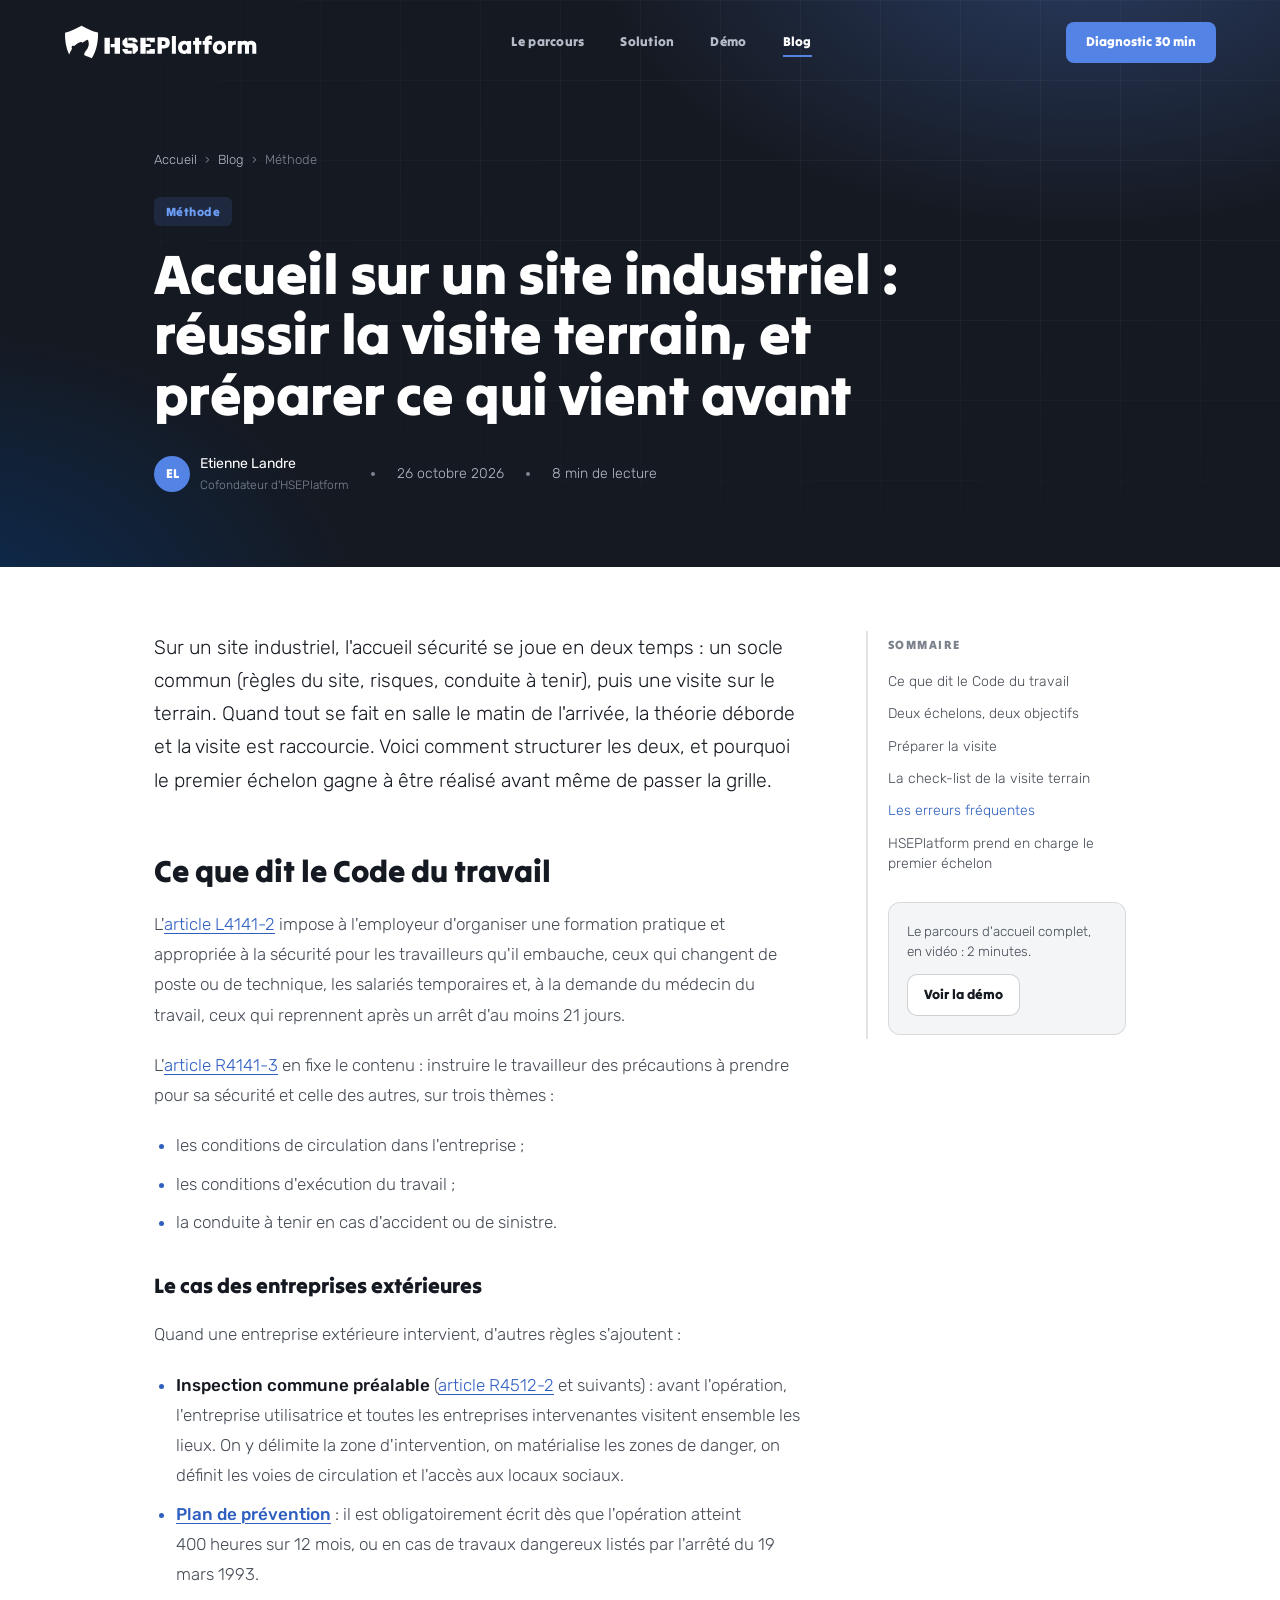
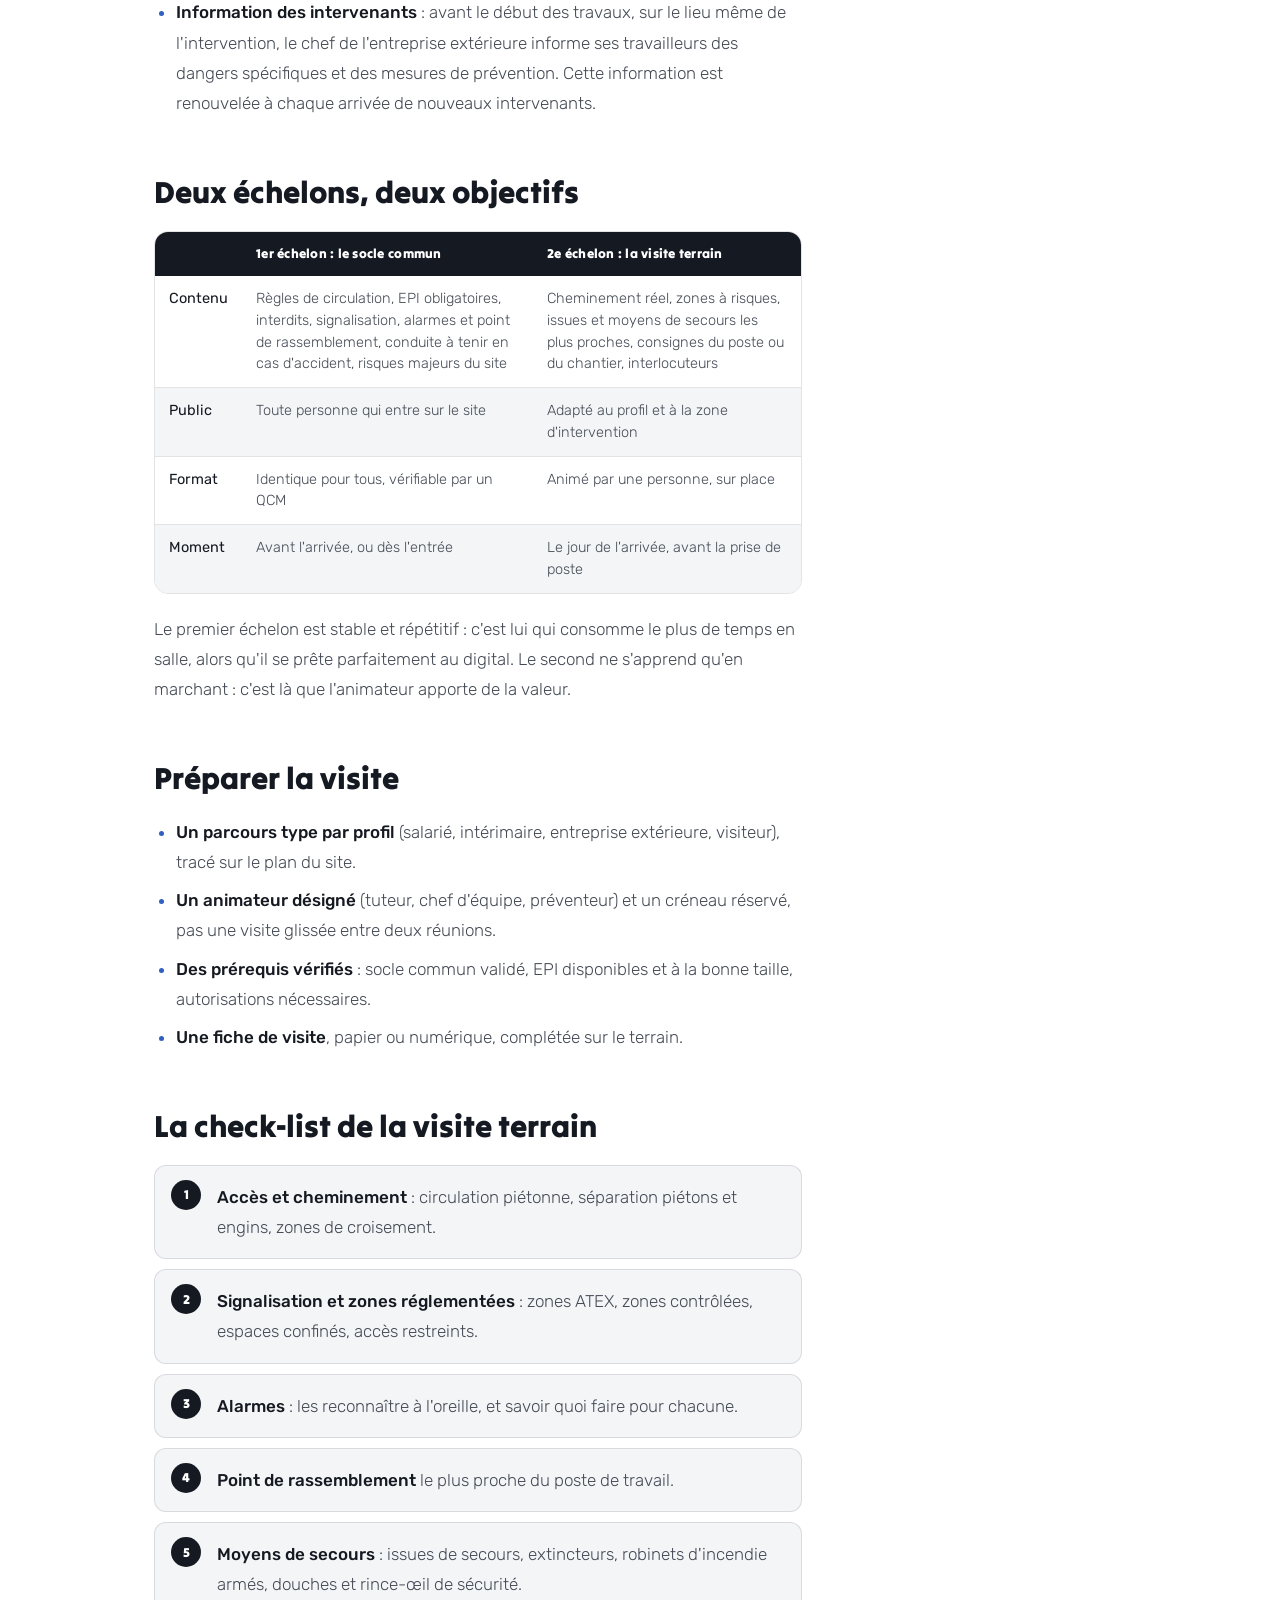
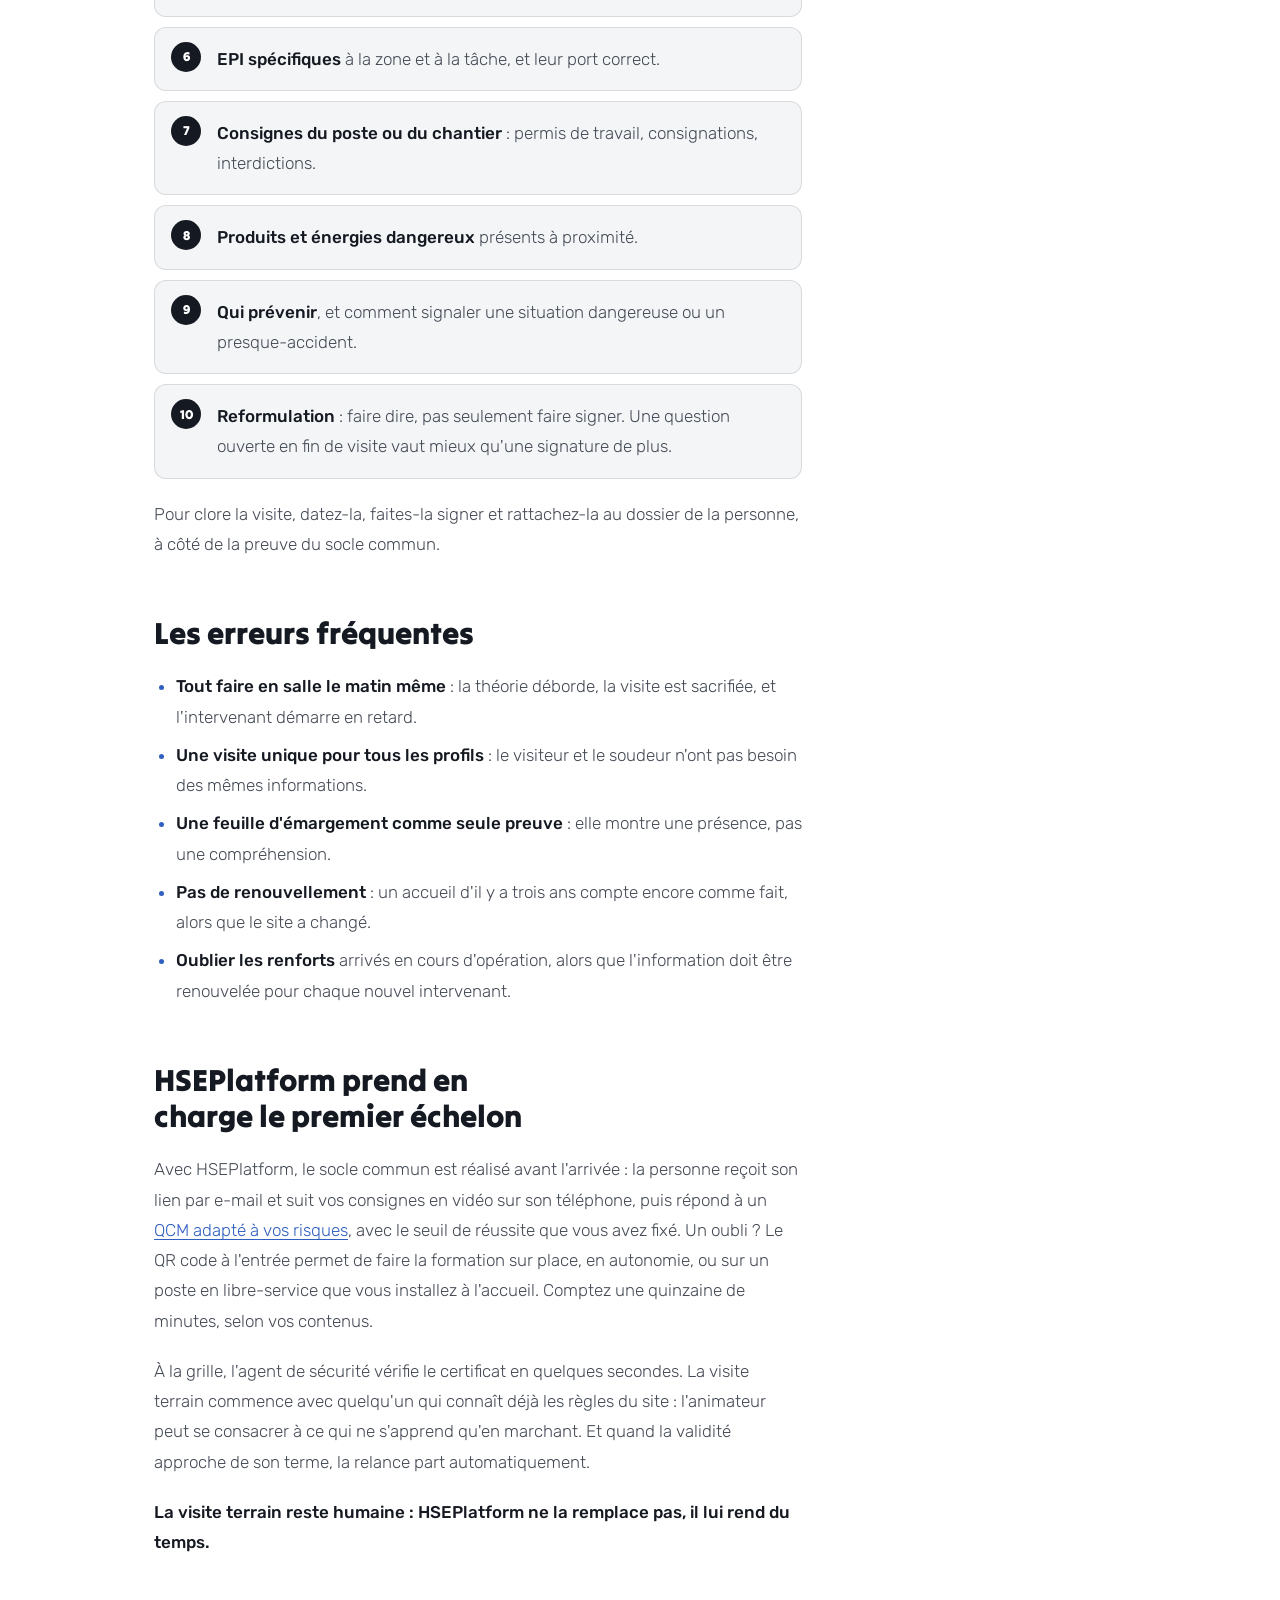
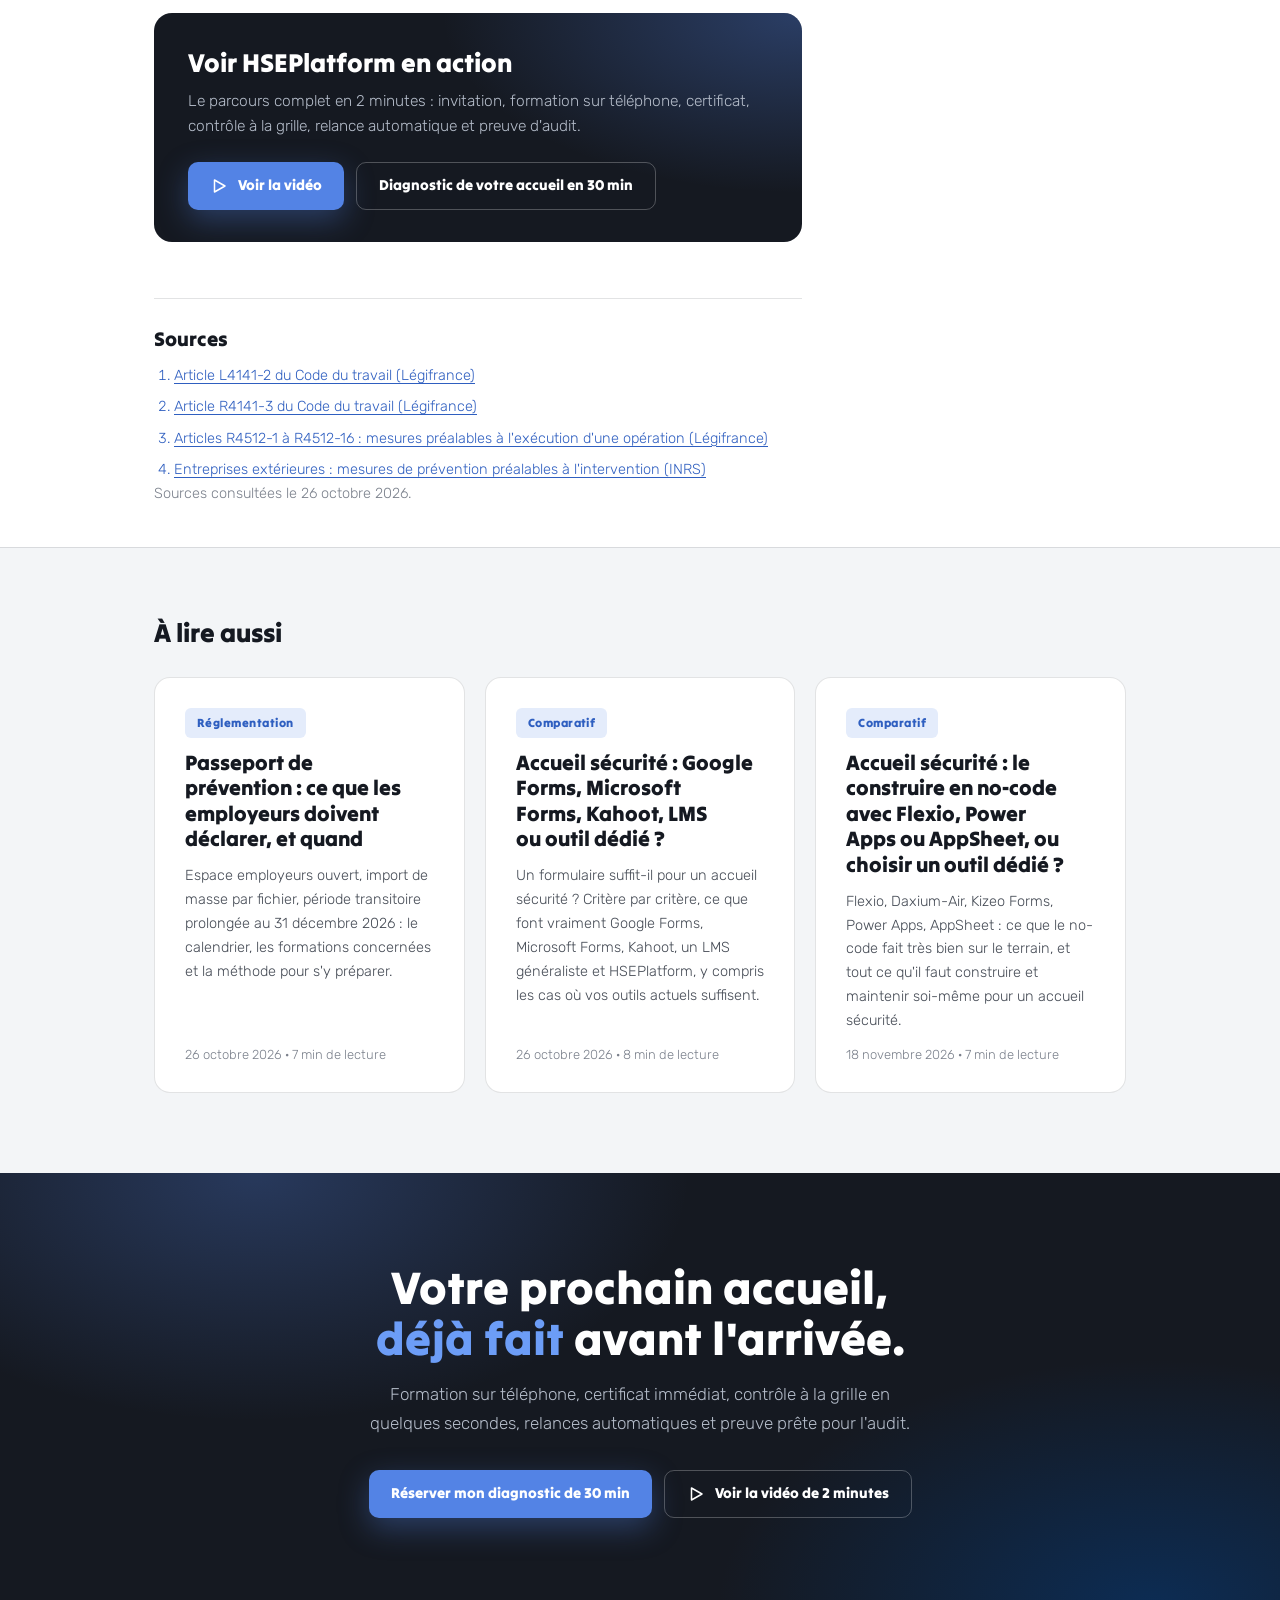
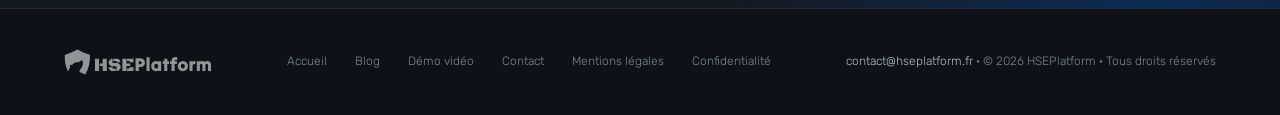
<file: blog/accueil-securite-visite-site-industriel.html>
<!DOCTYPE html>
<html lang="fr">
<head>
<meta charset="UTF-8">
<meta name="viewport" content="width=device-width, initial-scale=1.0">
<title>Accueil sécurité et visite de site industriel | HSEPlatform</title>
<meta name="description" content="Cadre légal, check-list de visite terrain, entreprises extérieures : organiser un accueil sécurité efficace, avec un premier échelon digital.">
<meta name="author" content="Etienne Landre, HSEPlatform">
<meta name="robots" content="index, follow, max-image-preview:large">
<link rel="canonical" href="https://hseplatform.fr/blog/accueil-securite-visite-site-industriel.html">
<meta property="og:type" content="article">
<meta property="og:title" content="Accueil sécurité et visite de site industriel | HSEPlatform">
<meta property="og:description" content="Cadre légal, check-list de visite terrain, entreprises extérieures : organiser un accueil sécurité efficace, avec un premier échelon digital.">
<meta property="og:url" content="https://hseplatform.fr/blog/accueil-securite-visite-site-industriel.html">
<meta property="og:image" content="https://hseplatform.fr/og/accueil-securite-visite-site-industriel.jpg">
<meta property="og:image:width" content="1200">
<meta property="og:image:height" content="630">
<meta property="og:locale" content="fr_FR">
<meta property="og:site_name" content="HSEPlatform">
<meta name="twitter:card" content="summary_large_image">
<meta name="twitter:title" content="Accueil sécurité et visite de site industriel | HSEPlatform">
<meta name="twitter:description" content="Cadre légal, check-list de visite terrain, entreprises extérieures : organiser un accueil sécurité efficace, avec un premier échelon digital.">
<meta name="twitter:image" content="https://hseplatform.fr/og/accueil-securite-visite-site-industriel.jpg">
<script type="application/ld+json">
[
 {
  "@context": "https://schema.org",
  "@type": "BlogPosting",
  "headline": "Accueil sur un site industriel : réussir la visite terrain, et préparer ce qui vient avant",
  "description": "Cadre légal, check-list de visite terrain, entreprises extérieures : organiser un accueil sécurité efficace, avec un premier échelon digital.",
  "image": [
   "https://hseplatform.fr/og/accueil-securite-visite-site-industriel.jpg"
  ],
  "datePublished": "2026-10-26",
  "dateModified": "2026-10-26",
  "author": {
   "@type": "Person",
   "name": "Etienne Landre",
   "jobTitle": "Cofondateur d'HSEPlatform",
   "url": "https://hseplatform.fr/"
  },
  "publisher": {
   "@type": "Organization",
   "name": "HSEPlatform",
   "url": "https://hseplatform.fr/",
   "logo": {
    "@type": "ImageObject",
    "url": "https://hseplatform.fr/icon-512.png"
   }
  },
  "inLanguage": "fr-FR",
  "mainEntityOfPage": {
   "@type": "WebPage",
   "@id": "https://hseplatform.fr/blog/accueil-securite-visite-site-industriel.html"
  },
  "articleSection": "Méthode",
  "isPartOf": {
   "@type": "Blog",
   "name": "Blog HSEPlatform",
   "url": "https://hseplatform.fr/blog/"
  }
 },
 {
  "@context": "https://schema.org",
  "@type": "BreadcrumbList",
  "itemListElement": [
   {
    "@type": "ListItem",
    "position": 1,
    "name": "Accueil",
    "item": "https://hseplatform.fr/"
   },
   {
    "@type": "ListItem",
    "position": 2,
    "name": "Blog",
    "item": "https://hseplatform.fr/blog/"
   },
   {
    "@type": "ListItem",
    "position": 3,
    "name": "Accueil sur un site industriel : réussir la visite terrain, et préparer ce qui vient avant",
    "item": "https://hseplatform.fr/blog/accueil-securite-visite-site-industriel.html"
   }
  ]
 }
]
</script>
<link rel="icon" href="../favicon.ico" sizes="48x48">
<link rel="icon" href="../favicon.svg" type="image/svg+xml">
<link rel="icon" type="image/png" sizes="96x96" href="../favicon-96.png">
<link rel="apple-touch-icon" href="../apple-touch-icon.png">
<link rel="preconnect" href="https://fonts.googleapis.com">
<link rel="preconnect" href="https://fonts.gstatic.com" crossorigin>
<link href="https://fonts.googleapis.com/css2?family=Tilt+Warp&family=Rubik:ital,wght@0,300;0,400;0,500;1,300;1,400&display=swap" rel="stylesheet">
<link rel="stylesheet" href="blog.css?v=20261118">
</head>
<body>
<svg width="0" height="0" style="position:absolute" aria-hidden="true">
  <defs>
    <symbol id="lg-mark" viewBox="0 0 92.32 89.50"><g transform="translate(-161.07 -185.20)"><path d="M176.92 259.85 C178.11 257.30 182.09 251.19 182.58 249.21 C182.97 247.66 180.88 246.55 181.90 243.61 C183.47 239.06 188.19 242.07 188.96 241.68 C189.70 241.32 191.02 239.43 191.92 238.73 C194.71 236.58 204.02 231.04 207.26 231.09 C208.75 231.11 209.67 233.10 211.20 232.77 C213.32 231.80 222.45 225.15 223.95 225.19 C224.41 225.20 225.63 225.98 225.95 226.33 C227.07 227.60 227.90 236.42 227.67 238.38 C227.43 240.29 225.58 245.81 224.71 247.61 C222.57 252.02 212.21 261.61 216.49 266.51 C216.86 266.93 217.35 267.15 217.83 267.42 C222.93 270.27 230.05 271.87 235.55 274.53 C235.67 274.58 235.78 274.65 235.89 274.70 C236.34 274.06 236.73 273.47 237.03 272.98 C248.94 253.51 253.39 228.18 252.54 205.57 C237.20 202.37 222.01 194.81 208.27 187.20 C194.09 194.95 179.23 201.41 163.83 206.35 C163.07 225.46 166.28 246.68 174.76 264.75 C175.47 263.04 176.20 261.40 176.92 259.85 Z"/></g></symbol>
    <symbol id="lg-full" viewBox="0 0 519.50 91.50"><g transform="translate(-161.07 -185.20)"><path d="M176.92 259.85 C178.11 257.30 182.09 251.19 182.58 249.21 C182.97 247.66 180.88 246.55 181.90 243.61 C183.47 239.06 188.19 242.07 188.96 241.68 C189.70 241.32 191.02 239.43 191.92 238.73 C194.71 236.58 204.02 231.04 207.26 231.09 C208.75 231.11 209.67 233.10 211.20 232.77 C213.32 231.80 222.45 225.15 223.95 225.19 C224.41 225.20 225.63 225.98 225.95 226.33 C227.07 227.60 227.90 236.42 227.67 238.38 C227.43 240.29 225.58 245.81 224.71 247.61 C222.57 252.02 212.21 261.61 216.49 266.51 C216.86 266.93 217.35 267.15 217.83 267.42 C222.93 270.27 230.05 271.87 235.55 274.53 C235.67 274.58 235.78 274.65 235.89 274.70 C236.34 274.06 236.73 273.47 237.03 272.98 C248.94 253.51 253.39 228.18 252.54 205.57 C237.20 202.37 222.01 194.81 208.27 187.20 C194.09 194.95 179.23 201.41 163.83 206.35 C163.07 225.46 166.28 246.68 174.76 264.75 C175.47 263.04 176.20 261.40 176.92 259.85 Z"/><path d="M297.32665246352553 262.39849853515625V244.90547385439277H286.68154653534293V236.27255258336663H297.22928868979216V219.33125595375896H311.70403638482094V262.39849853515625ZM270.06479581817985 262.39849853515625V219.33125595375896H284.4097251482308V262.39849853515625Z M345.6504305116832 262.39849853515625V246.26856668666005H327.0214951373637L318.38857386633754 237.63564541563392V227.93172263354063L327.0214951373637 219.33125595375896H331.88968382403255V234.61736842989922H351.6869844831526L360.02781443297863 243.25028970092535V253.79803185537457L351.42734775319695 262.39849853515625ZM345.6504305116832 231.40436389669776V227.0879032611847H334.1615052111447V219.33125595375896H351.3948931619525L358.8594491481781 226.82826653122902V231.40436389669776ZM325.62594771385193 262.39849853515625 318.38857386633754 253.79803185537457V249.4815712198615H332.7335031963885V254.60939663648605H343.3786091245711V262.39849853515625Z M366.5615914724767 262.39849853515625V219.33125595375896H380.90652080252767V236.40237094834447H394.6348128989339V244.710746306926H380.90652080252767V262.39849853515625ZM392.1033547818661 231.79381899163127V227.67208590358496H383.1783421896398V219.33125595375896H405.6044647395611V231.79381899163127ZM383.1783421896398 262.39849853515625V253.79803185537457H391.25953540951014V249.4815712198615H405.6044647395611V262.39849853515625Z M412.93260368347165 262.39849853515625Q412.93260368347165 251.40382189941405 412.93260368347165 240.14736724853515Q412.93260368347165 228.89091259765627 412.93260368347165 217.89623596191407Q416.99016291809085 217.89623596191407 421.0804444046021 217.89623596191407Q425.1707258911133 217.89623596191407 429.16284062194825 217.89623596191407Q434.2020674133301 217.89623596191407 437.9324041290283 219.82684882354738Q441.66274084472656 221.75746168518066 443.7569649658203 225.22602038574217Q445.8511890869141 228.69457908630372 445.8511890869141 233.34113885498047Q445.8511890869141 237.92225411987306 443.7896872177124 241.39081282043458Q441.72818534851075 244.8593715209961 438.16145989227294 246.7572621307373Q434.59473443603514 248.6551527404785 430.0790636749268 248.6551527404785Q428.6392845916748 248.6551527404785 427.2322277603149 248.6551527404785Q425.82517092895506 248.6551527404785 424.3853918457031 248.6551527404785Q424.3853918457031 252.05826693725587 424.3853918457031 255.5268256378174Q424.3853918457031 258.9953843383789 424.3853918457031 262.39849853515625Q421.5712781829834 262.39849853515625 418.6917200164795 262.39849853515625Q415.8121618499756 262.39849853515625 412.93260368347165 262.39849853515625ZM429.16284062194825 228.17102305603026Q427.984839553833 228.17102305603026 426.7741162338257 228.17102305603026Q425.56339291381835 228.17102305603026 424.3853918457031 228.17102305603026Q424.3853918457031 230.78880320739745 424.3853918457031 233.43930561065673Q424.3853918457031 236.089808013916 424.3853918457031 238.7075881652832Q425.69428192138673 238.7075881652832 427.1013387527466 238.7075881652832Q428.50839558410644 238.7075881652832 429.81728565979006 238.7075881652832Q431.8460652770996 238.7075881652832 433.1222331008911 237.20236457824706Q434.3984009246826 235.69714099121094 434.3984009246826 233.47202786254883Q434.3984009246826 231.18147023010255 433.0240663452148 229.6762466430664Q431.64973176574705 228.17102305603026 429.16284062194825 228.17102305603026Z M451.4139749145508 262.39849853515625Q451.4139749145508 250.55304335021972 451.4139749145508 238.51125465393068Q451.4139749145508 226.4694659576416 451.4139749145508 214.62401077270508Q454.0971995697021 214.62401077270508 456.8458687286377 214.62401077270508Q459.59453788757327 214.62401077270508 462.21231803894045 214.62401077270508Q462.21231803894045 226.4694659576416 462.21231803894045 238.51125465393068Q462.21231803894045 250.55304335021972 462.21231803894045 262.39849853515625Q459.59453788757327 262.39849853515625 456.8458687286377 262.39849853515625Q454.0971995697021 262.39849853515625 451.4139749145508 262.39849853515625Z M492.3167785644531 262.39849853515625Q492.3167785644531 261.8749425048828 492.3167785644531 261.3841087265015Q492.3167785644531 260.8932749481201 492.3167785644531 260.4351634216309Q490.68066596984863 261.80949800109863 488.61916410064697 262.56210979461673Q486.5576622314453 263.3147215881348 484.20166009521483 263.3147215881348Q480.8639904022217 263.3147215881348 477.9189877319336 262.0385537643433Q474.9739850616455 260.7623859405518 472.71614968109134 258.3736615524292Q470.4583143005371 255.98493716430664 469.18214647674563 252.71271197509765Q467.9059786529541 249.44048678588868 467.9059786529541 245.4483720550537Q467.9059786529541 241.39081282043458 469.18214647674563 238.11858763122558Q470.4583143005371 234.8463624420166 472.71614968109134 232.5230825576782Q474.9739850616455 230.19980267333983 477.9189877319336 228.92363484954834Q480.8639904022217 227.64746702575684 484.13621559143064 227.64746702575684Q486.4922177276611 227.64746702575684 488.5864418487549 228.4000788192749Q490.68066596984863 229.15269061279298 492.3167785644531 230.46158068847657Q492.3167785644531 229.93802465820312 492.3167785644531 229.47991313171386Q492.3167785644531 229.0218016052246 492.3167785644531 228.56369007873536Q495.0000032196045 228.56369007873536 497.74867237854005 228.56369007873536Q500.49734153747556 228.56369007873536 503.11512168884275 228.56369007873536Q503.11512168884275 236.94058656311034 503.11512168884275 245.4810943069458Q503.11512168884275 254.02160205078124 503.11512168884275 262.39849853515625Q500.49734153747556 262.39849853515625 497.74867237854005 262.39849853515625Q495.0000032196045 262.39849853515625 492.3167785644531 262.39849853515625ZM485.6414391784668 253.75982403564453Q485.6414391784668 253.75982403564453 485.6414391784668 253.75982403564453Q485.6414391784668 253.75982403564453 485.6414391784668 253.75982403564453Q488.7827753601074 253.75982403564453 490.68066596984863 251.46926640319825Q492.5785565795898 249.17870877075197 492.5785565795898 245.4483720550537Q492.5785565795898 241.71803533935548 490.68066596984863 239.4601999588013Q488.7827753601074 237.20236457824709 485.6414391784668 237.20236457824709Q482.434658493042 237.20236457824709 480.56949013519284 239.4274777069092Q478.70432177734375 241.6525908355713 478.70432177734375 245.4483720550537Q478.70432177734375 249.24415327453613 480.56949013519284 251.50198865509032Q482.434658493042 253.75982403564453 485.6414391784668 253.75982403564453Z M513.8480200042725 262.39849853515625Q513.8480200042725 256.37760418701174 513.8480200042725 250.29126533508304Q513.8480200042725 244.2049264831543 513.8480200042725 238.24947663879394Q512.5391299285889 238.24947663879394 511.19751760101315 238.24947663879394Q509.8559052734375 238.24947663879394 508.5470151977539 238.24947663879394Q508.5470151977539 235.8280299987793 508.5470151977539 233.40658335876464Q508.5470151977539 230.98513671875 508.5470151977539 228.56369007873536Q509.8559052734375 228.56369007873536 511.19751760101315 228.56369007873536Q512.5391299285889 228.56369007873536 513.8480200042725 228.56369007873536Q513.8480200042725 226.27313244628908 513.8480200042725 224.01529706573487Q513.8480200042725 221.75746168518066 513.8480200042725 219.53234855651857Q516.5312446594238 219.53234855651857 519.2799138183593 219.53234855651857Q522.028582977295 219.53234855651857 524.6463631286621 219.53234855651857Q524.6463631286621 221.75746168518066 524.6463631286621 224.01529706573487Q524.6463631286621 226.27313244628908 524.6463631286621 228.56369007873536Q526.1515867156983 228.56369007873536 527.7222548065185 228.56369007873536Q529.2929228973388 228.56369007873536 530.798146484375 228.56369007873536Q530.798146484375 230.98513671875 530.798146484375 233.40658335876464Q530.798146484375 235.8280299987793 530.798146484375 238.24947663879394Q529.2929228973388 238.24947663879394 527.7222548065185 238.24947663879394Q526.1515867156983 238.24947663879394 524.6463631286621 238.24947663879394Q524.6463631286621 244.2049264831543 524.6463631286621 250.29126533508304Q524.6463631286621 256.37760418701174 524.6463631286621 262.39849853515625Q522.028582977295 262.39849853515625 519.2799138183593 262.39849853515625Q516.5312446594238 262.39849853515625 513.8480200042725 262.39849853515625Z M534.2667112426758 238.24947663879394Q534.2667112426758 235.8280299987793 534.2667112426758 233.40658335876464Q534.2667112426758 230.98513671875 534.2667112426758 228.56369007873536Q535.5756013183594 228.56369007873536 536.9172136459351 228.56369007873536Q538.2588259735107 228.56369007873536 539.5677160491944 228.56369007873536Q539.5677160491944 228.23646755981446 539.5677160491944 227.97468954467774Q539.5677160491944 227.71291152954103 539.5677160491944 227.4511335144043Q539.5677160491944 223.06635176086428 541.3674399032593 220.0886268386841Q543.1671637573243 217.1109019165039 546.1448886795044 215.5075115737915Q549.1226136016845 213.9041212310791 552.6893390579223 213.6750654678345Q556.2560645141601 213.44600970458984 559.7900677185058 214.62401077270508Q559.7900677185058 217.04545741271974 559.7900677185058 219.59779306030276Q559.7900677185058 222.15012870788576 559.7900677185058 224.63701985168458Q555.8633974914551 223.328129776001 553.1147283325195 224.11346382141113Q550.366059173584 224.8987978668213 550.366059173584 227.51657801818848Q550.366059173584 227.7783560333252 550.366059173584 228.04013404846194Q550.366059173584 228.30191206359865 550.366059173584 228.56369007873536Q552.3948387908936 228.56369007873536 554.4236184082031 228.56369007873536Q556.4523980255127 228.56369007873536 558.4811776428222 228.56369007873536Q558.4811776428222 230.98513671875 558.4811776428222 233.40658335876464Q558.4811776428222 235.8280299987793 558.4811776428222 238.24947663879394Q556.4523980255127 238.24947663879394 554.4236184082031 238.24947663879394Q552.3948387908936 238.24947663879394 550.366059173584 238.24947663879394Q550.366059173584 244.2049264831543 550.366059173584 250.29126533508304Q550.366059173584 256.37760418701174 550.366059173584 262.39849853515625Q547.7482790222168 262.39849853515625 544.9996098632812 262.39849853515625Q542.2509407043457 262.39849853515625 539.5677160491944 262.39849853515625Q539.5677160491944 256.37760418701174 539.5677160491944 250.29126533508304Q539.5677160491944 244.2049264831543 539.5677160491944 238.24947663879394Q538.2588259735107 238.24947663879394 536.9172136459351 238.24947663879394Q535.5756013183594 238.24947663879394 534.2667112426758 238.24947663879394Z M579.4234512329101 263.4456105957031Q579.4234512329101 263.4456105957031 579.4234512329101 263.4456105957031Q579.4234512329101 263.4456105957031 579.4234512329101 263.4456105957031Q575.6276700134277 263.4456105957031 572.3554448242187 262.10399826812744Q569.0832196350098 260.7623859405518 566.6617729949951 258.308217048645Q564.2403263549804 255.8540481567383 562.8987140274048 252.58182296752932Q561.5571016998291 249.30959777832032 561.5571016998291 245.4483720550537Q561.5571016998291 241.5871463317871 562.8987140274048 238.3149211425781Q564.2403263549804 235.04269595336913 566.6617729949951 232.6212493133545Q569.0832196350098 230.19980267333983 572.3554448242187 228.85819034576417Q575.6276700134277 227.51657801818848 579.4234512329101 227.51657801818848Q583.2846769561768 227.51657801818848 586.5241798934937 228.85819034576417Q589.7636828308106 230.19980267333983 592.1851294708251 232.6212493133545Q594.6065761108398 235.04269595336913 595.9481884384155 238.3149211425781Q597.2898007659912 241.5871463317871 597.2898007659912 245.4483720550537Q597.2898007659912 249.30959777832032 595.9481884384155 252.58182296752932Q594.6065761108398 255.8540481567383 592.1851294708251 258.308217048645Q589.7636828308106 260.7623859405518 586.5241798934937 262.10399826812744Q583.2846769561768 263.4456105957031 579.4234512329101 263.4456105957031ZM579.4234512329101 253.69437953186036Q579.4234512329101 253.69437953186036 579.4234512329101 253.69437953186036Q579.4234512329101 253.69437953186036 579.4234512329101 253.69437953186036Q582.630231918335 253.69437953186036 584.5608447799682 251.371099647522Q586.4914576416015 249.04781976318358 586.4914576416015 245.4483720550537Q586.4914576416015 241.78347984313965 584.5608447799682 239.52564446258543Q582.630231918335 237.26780908203125 579.4234512329101 237.26780908203125Q576.2166705474854 237.26780908203125 574.286057685852 239.52564446258543Q572.3554448242187 241.78347984313965 572.3554448242187 245.4483720550537Q572.3554448242187 249.04781976318358 574.286057685852 251.371099647522Q576.2166705474854 253.69437953186036 579.4234512329101 253.69437953186036Z M602.6562714385987 262.39849853515625Q602.6562714385987 254.02160205078124 602.6562714385987 245.4810943069458Q602.6562714385987 236.94058656311034 602.6562714385987 228.56369007873536Q605.33949609375 228.56369007873536 608.0881652526855 228.56369007873536Q610.8368344116211 228.56369007873536 613.4546145629882 228.56369007873536Q613.4546145629882 229.0218016052246 613.4546145629882 229.47991313171386Q613.4546145629882 229.93802465820312 613.4546145629882 230.39613618469238Q615.4833941802979 228.95635710144043 618.0357298278809 228.23646755981446Q620.5880654754638 227.51657801818848 623.5985126495361 227.8438005371094Q623.5985126495361 230.46158068847657 623.5985126495361 233.14480534362792Q623.5985126495361 235.8280299987793 623.5985126495361 238.44581015014649Q618.428396850586 237.7259206085205 615.9415057067871 239.3293109512329Q613.4546145629882 240.9327012939453 613.4546145629882 244.5321490020752Q613.4546145629882 248.91693075561523 613.4546145629882 253.43260151672362Q613.4546145629882 257.948272277832 613.4546145629882 262.39849853515625Q610.8368344116211 262.39849853515625 608.0881652526855 262.39849853515625Q605.33949609375 262.39849853515625 602.6562714385987 262.39849853515625Z M628.5068573760987 262.39849853515625Q628.5068573760987 254.02160205078124 628.5068573760987 245.4810943069458Q628.5068573760987 236.94058656311034 628.5068573760987 228.56369007873536Q631.19008203125 228.56369007873536 633.9387511901855 228.56369007873536Q636.6874203491211 228.56369007873536 639.3052005004882 228.56369007873536Q639.3052005004882 229.0218016052246 639.3052005004882 229.4144686279297Q639.3052005004882 229.80713565063476 639.3052005004882 230.26524717712402Q641.0067575988769 229.0218016052246 643.1009817199706 228.33463431549072Q645.1952058410644 227.64746702575684 647.4203189697265 227.64746702575684Q649.8417656097412 227.64746702575684 651.8705452270508 228.46552332305907Q653.8993248443603 229.28357962036134 655.3391039276123 230.85424771118164Q657.433328048706 229.3490241241455 660.0838304519652 228.49824557495117Q662.7343328552246 227.64746702575684 665.5484465179443 227.64746702575684Q669.5405612487793 227.64746702575684 672.4528416671753 229.28357962036134Q675.3651220855713 230.91969221496583 676.9685124282837 233.9301393890381Q678.5719027709961 236.94058656311034 678.5719027709961 241.19447930908203Q678.5719027709961 246.4300396118164 678.5719027709961 251.79648892211912Q678.5719027709961 257.1629382324219 678.5719027709961 262.39849853515625Q675.954122619629 262.39849853515625 673.2054534606934 262.39849853515625Q670.4567843017578 262.39849853515625 667.7735596466065 262.39849853515625Q667.7735596466065 257.4901607513428 667.7735596466065 252.45093395996093Q667.7735596466065 247.4117071685791 667.7735596466065 242.50336938476562Q667.7735596466065 240.27825625610353 666.7591698379517 238.87119942474368Q665.7447800292969 237.4641425933838 663.5196669006348 237.4641425933838Q661.3599982757569 237.4641425933838 660.1492749557495 238.8057549209595Q658.9385516357422 240.14736724853515 658.9385516357422 242.50336938476562Q658.9385516357422 247.4117071685791 658.9385516357422 252.45093395996093Q658.9385516357422 257.4901607513428 658.9385516357422 262.39849853515625Q656.320771484375 262.39849853515625 653.5721023254395 262.39849853515625Q650.823433166504 262.39849853515625 648.1402085113525 262.39849853515625Q648.1402085113525 257.4901607513428 648.1402085113525 252.45093395996093Q648.1402085113525 247.4117071685791 648.1402085113525 242.50336938476562Q648.1402085113525 240.27825625610353 647.1258187026978 238.87119942474368Q646.111428894043 237.4641425933838 643.8863157653809 237.4641425933838Q641.7266471405029 237.4641425933838 640.5159238204956 238.8057549209595Q639.3052005004882 240.14736724853515 639.3052005004882 242.50336938476562Q639.3052005004882 247.4117071685791 639.3052005004882 252.45093395996093Q639.3052005004882 257.4901607513428 639.3052005004882 262.39849853515625Q636.6874203491211 262.39849853515625 633.9387511901855 262.39849853515625Q631.19008203125 262.39849853515625 628.5068573760987 262.39849853515625Z"/></g></symbol>
  </defs>
</svg>
<div class="sp" id="sp"></div>
<nav id="nav">
  <a href="../" class="nav-logo" aria-label="HSEPlatform, accueil"><svg class="lg" viewBox="0 0 519.50 91.50" aria-hidden="true"><use href="#lg-full"/></svg></a>
  <div class="nav-links">
    <a href="../#grille">Le parcours</a>
    <a href="../#solution">Solution</a>
    <a href="../#demo">Démo</a>
    <a href="./" class="on" aria-current="page">Blog</a>
  </div>
  <a href="../#contact" class="nav-cta">Diagnostic 30 min</a>
</nav>

<header class="bh">
  <div class="bh-in narrow">
    <div class="crumbs" aria-label="Fil d'Ariane"><a href="../">Accueil</a><span aria-hidden="true">›</span><a href="./">Blog</a><span aria-hidden="true">›</span><span>Méthode</span></div>
    <span class="cat">Méthode</span>
    <h1 style="margin-top:18px">Accueil sur un site industriel : réussir la visite terrain, et préparer ce qui vient avant</h1>
    <div class="meta">
      <div class="who"><span class="av" aria-hidden="true">EL</span><div><b>Etienne Landre</b><small>Cofondateur d&#x27;HSEPlatform</small></div></div>
      <span class="dot" aria-hidden="true"></span>
      <time datetime="2026-10-26">26 octobre 2026</time>
      <span class="dot" aria-hidden="true"></span>
      <span>8 min de lecture</span>
    </div>
  </div>
</header>

<main class="art">
  <article class="prose">
<p class="lead">Sur un site industriel, l'accueil sécurité se joue en deux temps : un socle commun (règles du site, risques, conduite à tenir), puis une visite sur le terrain. Quand tout se fait en salle le matin de l'arrivée, la théorie déborde et la visite est raccourcie. Voici comment structurer les deux, et pourquoi le premier échelon gagne à être réalisé avant même de passer la grille.</p>

<h2 id="cadre">Ce que dit le Code du travail</h2>
<p>L'<a href="https://www.legifrance.gouv.fr/codes/article_lc/LEGIARTI000006903166" target="_blank" rel="noopener">article L4141-2</a> impose à l'employeur d'organiser une formation pratique et appropriée à la sécurité pour les travailleurs qu'il embauche, ceux qui changent de poste ou de technique, les salariés temporaires et, à la demande du médecin du travail, ceux qui reprennent après un arrêt d'au moins 21 jours.</p>
<p>L'<a href="https://www.legifrance.gouv.fr/codes/article_lc/LEGIARTI000018532878" target="_blank" rel="noopener">article R4141-3</a> en fixe le contenu : instruire le travailleur des précautions à prendre pour sa sécurité et celle des autres, sur trois thèmes :</p>
<ul>
  <li>les conditions de circulation dans l'entreprise ;</li>
  <li>les conditions d'exécution du travail ;</li>
  <li>la conduite à tenir en cas d'accident ou de sinistre.</li>
</ul>

<h3>Le cas des entreprises extérieures</h3>
<p>Quand une entreprise extérieure intervient, d'autres règles s'ajoutent :</p>
<ul>
  <li><strong>Inspection commune préalable</strong> (<a href="https://www.legifrance.gouv.fr/codes/article_lc/LEGIARTI000018529795" target="_blank" rel="noopener">article R4512-2</a> et suivants) : avant l'opération, l'entreprise utilisatrice et toutes les entreprises intervenantes visitent ensemble les lieux. On y délimite la zone d'intervention, on matérialise les zones de danger, on définit les voies de circulation et l'accès aux locaux sociaux.</li>
  <li><strong><a href="glossaire-accueil-securite.html#plan-de-prevention">Plan de prévention</a></strong> : il est obligatoirement écrit dès que l'opération atteint 400 heures sur 12 mois, ou en cas de travaux dangereux listés par l'arrêté du 19 mars 1993.</li>
  <li><strong>Information des intervenants</strong> : avant le début des travaux, sur le lieu même de l'intervention, le chef de l'entreprise extérieure informe ses travailleurs des dangers spécifiques et des mesures de prévention. Cette information est renouvelée à chaque arrivée de nouveaux intervenants.</li>
</ul>

<h2 id="echelons">Deux échelons, deux objectifs</h2>
<div class="tbl"><table>
  <thead><tr><th></th><th>1er échelon : le socle commun</th><th>2e échelon : la visite terrain</th></tr></thead>
  <tbody>
    <tr><td>Contenu</td><td>Règles de circulation, EPI obligatoires, interdits, signalisation, alarmes et point de rassemblement, conduite à tenir en cas d'accident, risques majeurs du site</td><td>Cheminement réel, zones à risques, issues et moyens de secours les plus proches, consignes du poste ou du chantier, interlocuteurs</td></tr>
    <tr><td>Public</td><td>Toute personne qui entre sur le site</td><td>Adapté au profil et à la zone d'intervention</td></tr>
    <tr><td>Format</td><td>Identique pour tous, vérifiable par un QCM</td><td>Animé par une personne, sur place</td></tr>
    <tr><td>Moment</td><td>Avant l'arrivée, ou dès l'entrée</td><td>Le jour de l'arrivée, avant la prise de poste</td></tr>
  </tbody>
</table></div>
<p>Le premier échelon est stable et répétitif : c'est lui qui consomme le plus de temps en salle, alors qu'il se prête parfaitement au digital. Le second ne s'apprend qu'en marchant : c'est là que l'animateur apporte de la valeur.</p>

<h2 id="preparer">Préparer la visite</h2>
<ul>
  <li><strong>Un parcours type par profil</strong> (salarié, intérimaire, entreprise extérieure, visiteur), tracé sur le plan du site.</li>
  <li><strong>Un animateur désigné</strong> (tuteur, chef d'équipe, préventeur) et un créneau réservé, pas une visite glissée entre deux réunions.</li>
  <li><strong>Des prérequis vérifiés</strong> : socle commun validé, EPI disponibles et à la bonne taille, autorisations nécessaires.</li>
  <li><strong>Une fiche de visite</strong>, papier ou numérique, complétée sur le terrain.</li>
</ul>

<h2 id="checklist">La check-list de la visite terrain</h2>
<ol class="steps">
  <li><strong>Accès et cheminement</strong> : circulation piétonne, séparation piétons et engins, zones de croisement.</li>
  <li><strong>Signalisation et zones réglementées</strong> : zones ATEX, zones contrôlées, espaces confinés, accès restreints.</li>
  <li><strong>Alarmes</strong> : les reconnaître à l'oreille, et savoir quoi faire pour chacune.</li>
  <li><strong>Point de rassemblement</strong> le plus proche du poste de travail.</li>
  <li><strong>Moyens de secours</strong> : issues de secours, extincteurs, robinets d'incendie armés, douches et rince-œil de sécurité.</li>
  <li><strong>EPI spécifiques</strong> à la zone et à la tâche, et leur port correct.</li>
  <li><strong>Consignes du poste ou du chantier</strong> : permis de travail, consignations, interdictions.</li>
  <li><strong>Produits et énergies dangereux</strong> présents à proximité.</li>
  <li><strong>Qui prévenir</strong>, et comment signaler une situation dangereuse ou un presque-accident.</li>
  <li><strong>Reformulation</strong> : faire dire, pas seulement faire signer. Une question ouverte en fin de visite vaut mieux qu'une signature de plus.</li>
</ol>
<p>Pour clore la visite, datez-la, faites-la signer et rattachez-la au dossier de la personne, à côté de la preuve du socle commun.</p>

<h2 id="erreurs">Les erreurs fréquentes</h2>
<ul>
  <li><strong>Tout faire en salle le matin même</strong> : la théorie déborde, la visite est sacrifiée, et l'intervenant démarre en retard.</li>
  <li><strong>Une visite unique pour tous les profils</strong> : le visiteur et le soudeur n'ont pas besoin des mêmes informations.</li>
  <li><strong>Une feuille d'émargement comme seule preuve</strong> : elle montre une présence, pas une compréhension.</li>
  <li><strong>Pas de renouvellement</strong> : un accueil d'il y a trois ans compte encore comme fait, alors que le site a changé.</li>
  <li><strong>Oublier les renforts</strong> arrivés en cours d'opération, alors que l'information doit être renouvelée pour chaque nouvel intervenant.</li>
</ul>

<h2 id="hseplatform">HSEPlatform prend en charge le premier échelon</h2>
<p>Avec HSEPlatform, le socle commun est réalisé avant l'arrivée : la personne reçoit son lien par e-mail et suit vos consignes en vidéo sur son téléphone, puis répond à un <a href="accueil-securite-google-forms-microsoft-forms-kahoot-lms.html">QCM adapté à vos risques</a>, avec le seuil de réussite que vous avez fixé. Un oubli ? Le QR code à l'entrée permet de faire la formation sur place, en autonomie, ou sur un poste en libre-service que vous installez à l'accueil. Comptez une quinzaine de minutes, selon vos contenus.</p>
<p>À la grille, l'agent de sécurité vérifie le certificat en quelques secondes. La visite terrain commence avec quelqu'un qui connaît déjà les règles du site : l'animateur peut se consacrer à ce qui ne s'apprend qu'en marchant. Et quand la validité approche de son terme, la relance part automatiquement.</p>
<p><strong>La visite terrain reste humaine : HSEPlatform ne la remplace pas, il lui rend du temps.</strong></p>

    <aside class="cta-box" aria-label="Démo HSEPlatform">
      <div class="cb-t">Voir HSEPlatform en action</div>
      <p>Le parcours complet en 2 minutes : invitation, formation sur téléphone, certificat, contrôle à la grille, relance automatique et preuve d'audit.</p>
      <div class="cta-row">
        <a class="btn main" href="../#demo"><svg viewBox="0 0 24 24"><polygon points="6 4 20 12 6 20 6 4"/></svg>Voir la vidéo</a>
        <a class="btn ghost" href="../#contact">Diagnostic de votre accueil en 30 min</a>
      </div>
    </aside>

    <section class="sources" aria-labelledby="src-t">
      <h2 id="src-t">Sources</h2>
      <ol>
        <li><a href="https://www.legifrance.gouv.fr/codes/article_lc/LEGIARTI000006903166" target="_blank" rel="noopener">Article L4141-2 du Code du travail (Légifrance)</a></li>
        <li><a href="https://www.legifrance.gouv.fr/codes/article_lc/LEGIARTI000018532878" target="_blank" rel="noopener">Article R4141-3 du Code du travail (Légifrance)</a></li>
        <li><a href="https://www.legifrance.gouv.fr/codes/section_lc/LEGITEXT000006072050/LEGISCTA000018491552/" target="_blank" rel="noopener">Articles R4512-1 à R4512-16 : mesures préalables à l&#x27;exécution d&#x27;une opération (Légifrance)</a></li>
        <li><a href="https://www.inrs.fr/risques/entreprises-exterieures/mesures-prevention-prealables-intervention.html" target="_blank" rel="noopener">Entreprises extérieures : mesures de prévention préalables à l&#x27;intervention (INRS)</a></li>
      </ol>
      <p class="note">Sources consultées le 26 octobre 2026.</p>
    </section>
  </article>

  <aside class="toc" aria-label="Sommaire">
    <div class="toc-t">Sommaire</div>
      <a href="#cadre">Ce que dit le Code du travail</a>
      <a href="#echelons">Deux échelons, deux objectifs</a>
      <a href="#preparer">Préparer la visite</a>
      <a href="#checklist">La check-list de la visite terrain</a>
      <a href="#erreurs">Les erreurs fréquentes</a>
      <a href="#hseplatform">HSEPlatform prend en charge le premier échelon</a>
    <div class="toc-cta">
      <p>Le parcours d'accueil complet, en vidéo : 2 minutes.</p>
      <a class="btn light" href="../#demo">Voir la démo</a>
    </div>
  </aside>
</main>

<section class="related" aria-labelledby="rel-t">
  <div class="wrap">
    <h2 id="rel-t">À lire aussi</h2>
    <div class="rgrid">
    <a class="card" href="passeport-de-prevention-employeurs.html">
      <span class="tag">Réglementation</span>
      <h3>Passeport de prévention : ce que les employeurs doivent déclarer, et quand</h3>
      <p>Espace employeurs ouvert, import de masse par fichier, période transitoire prolongée au 31 décembre 2026 : le calendrier, les formations concernées et la méthode pour s&#x27;y préparer.</p>
      <span class="small-meta">26 octobre 2026 · 7 min de lecture</span>
    </a>
    <a class="card" href="accueil-securite-google-forms-microsoft-forms-kahoot-lms.html">
      <span class="tag">Comparatif</span>
      <h3>Accueil sécurité : Google Forms, Microsoft Forms, Kahoot, LMS ou outil dédié ?</h3>
      <p>Un formulaire suffit-il pour un accueil sécurité ? Critère par critère, ce que font vraiment Google Forms, Microsoft Forms, Kahoot, un LMS généraliste et HSEPlatform, y compris les cas où vos outils actuels suffisent.</p>
      <span class="small-meta">26 octobre 2026 · 8 min de lecture</span>
    </a>
    <a class="card" href="accueil-securite-no-code-flexio-power-apps-appsheet.html">
      <span class="tag">Comparatif</span>
      <h3>Accueil sécurité : le construire en no-code avec Flexio, Power Apps ou AppSheet, ou choisir un outil dédié ?</h3>
      <p>Flexio, Daxium-Air, Kizeo Forms, Power Apps, AppSheet : ce que le no-code fait très bien sur le terrain, et tout ce qu&#x27;il faut construire et maintenir soi-même pour un accueil sécurité.</p>
      <span class="small-meta">18 novembre 2026 · 7 min de lecture</span>
    </a>
    </div>
  </div>
</section>

<section class="endcta">
  <h2>Votre prochain accueil, <em>déjà fait</em> avant l'arrivée.</h2>
  <p>Formation sur téléphone, certificat immédiat, contrôle à la grille en quelques secondes, relances automatiques et preuve prête pour l'audit.</p>
  <div class="cta-row">
    <a class="btn main" href="../#contact">Réserver mon diagnostic de 30 min</a>
    <a class="btn ghost" href="../#demo"><svg viewBox="0 0 24 24"><polygon points="6 4 20 12 6 20 6 4"/></svg>Voir la vidéo de 2 minutes</a>
  </div>
</section>

<footer>
  <div class="ft-logo"><svg class="lg" viewBox="0 0 519.50 91.50" aria-hidden="true"><use href="#lg-full"/></svg></div>
  <div class="ft-links">
    <a href="../">Accueil</a>
    <a href="./">Blog</a>
    <a href="../#demo">Démo vidéo</a>
    <a href="../#contact">Contact</a>
    <a href="../#mentions-legales">Mentions légales</a>
    <a href="../#confidentialite">Confidentialité</a>
  </div>
  <div class="ft-copy"><a href="mailto:contact@hseplatform.fr">contact@hseplatform.fr</a> · © 2026 HSEPlatform · Tous droits réservés</div>
</footer>
<script>
(function(){
  var nav=document.getElementById('nav'),sp=document.getElementById('sp');
  function onScroll(){
    nav.classList.toggle('sc',window.scrollY>40);
    if(sp){var h=document.documentElement.scrollHeight-window.innerHeight;sp.style.width=(h>0?window.scrollY/h*100:0)+'%';}
  }
  window.addEventListener('scroll',onScroll,{passive:true});onScroll();
  var links=[].slice.call(document.querySelectorAll('.toc a[href^="#"]'));
  if(links.length&&'IntersectionObserver' in window){
    var map={};links.forEach(function(a){map[a.getAttribute('href').slice(1)]=a;});
    var io=new IntersectionObserver(function(es){es.forEach(function(e){if(e.isIntersecting){links.forEach(function(l){l.classList.remove('on');});var a=map[e.target.id];if(a)a.classList.add('on');}});},{rootMargin:'-20% 0px -70% 0px'});
    Object.keys(map).forEach(function(id){var el=document.getElementById(id);if(el)io.observe(el);});
  }
})();
</script>
</body>
</html>
</file>
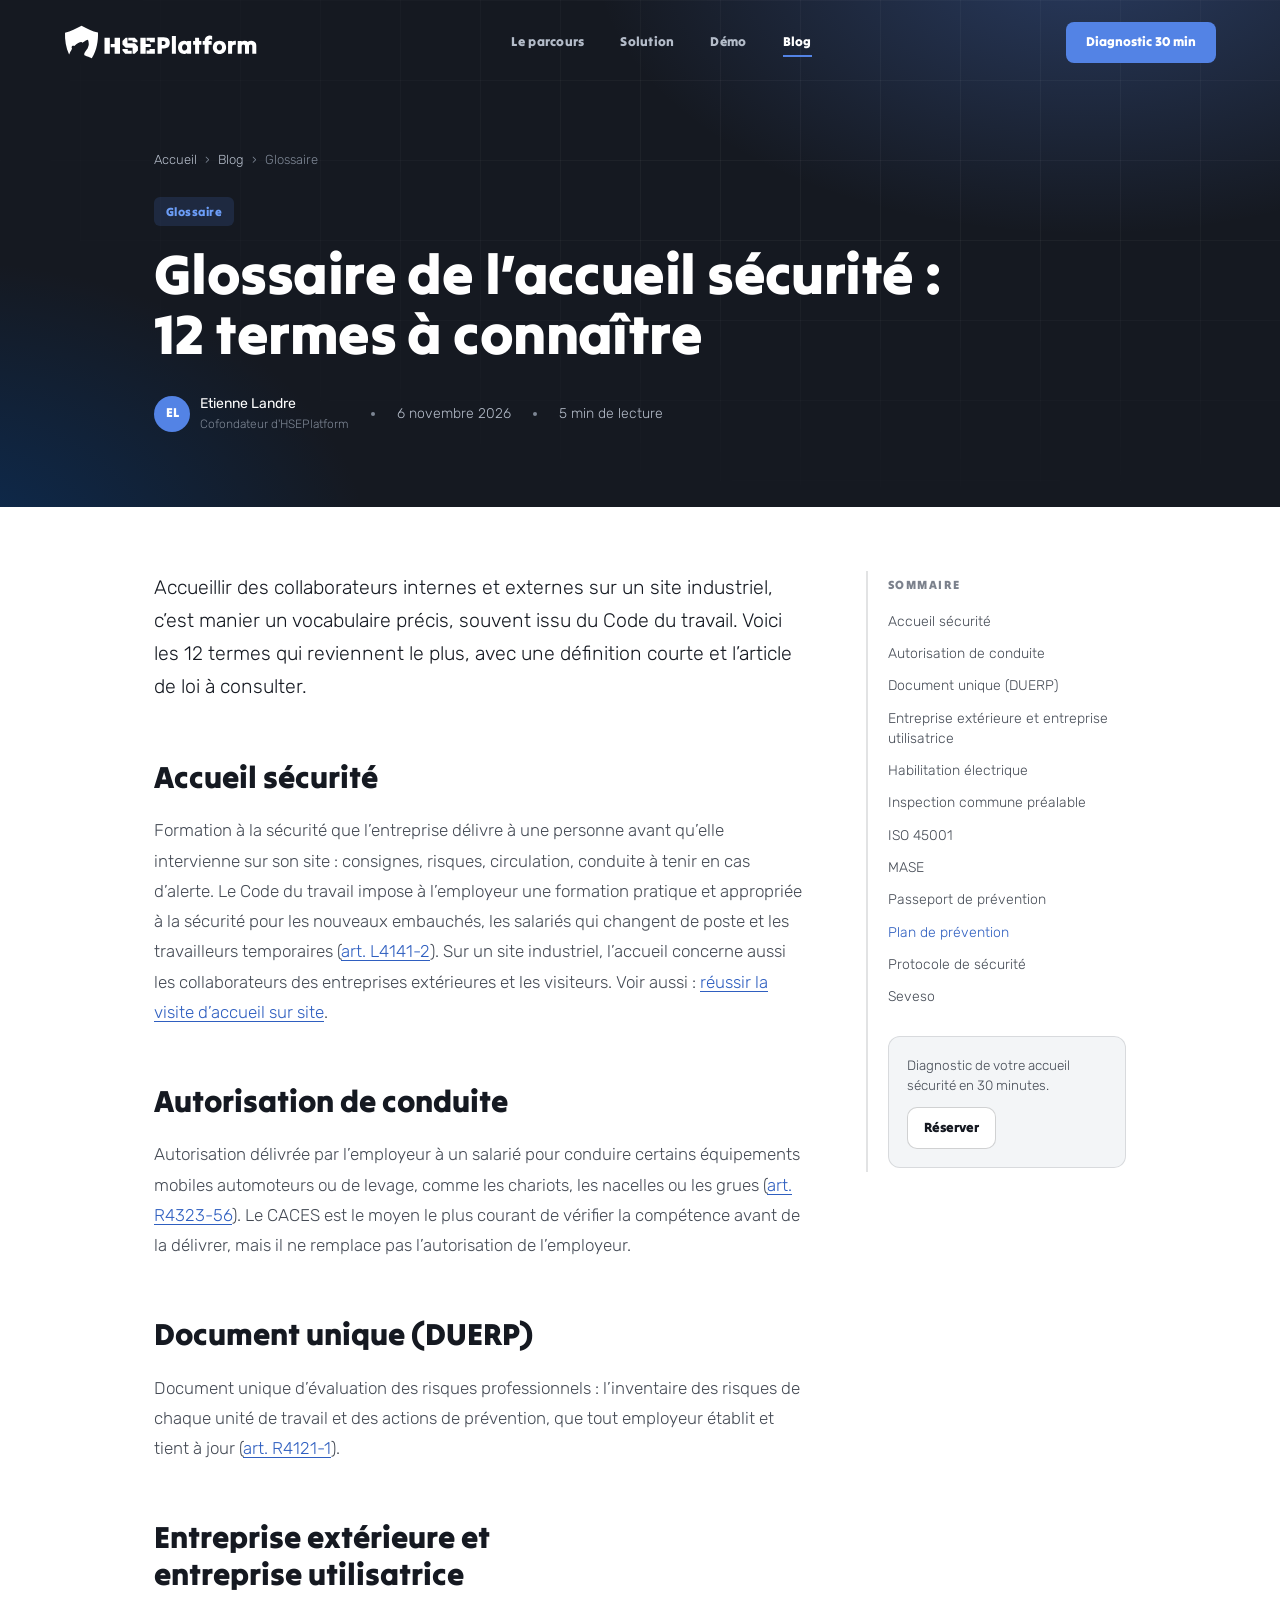
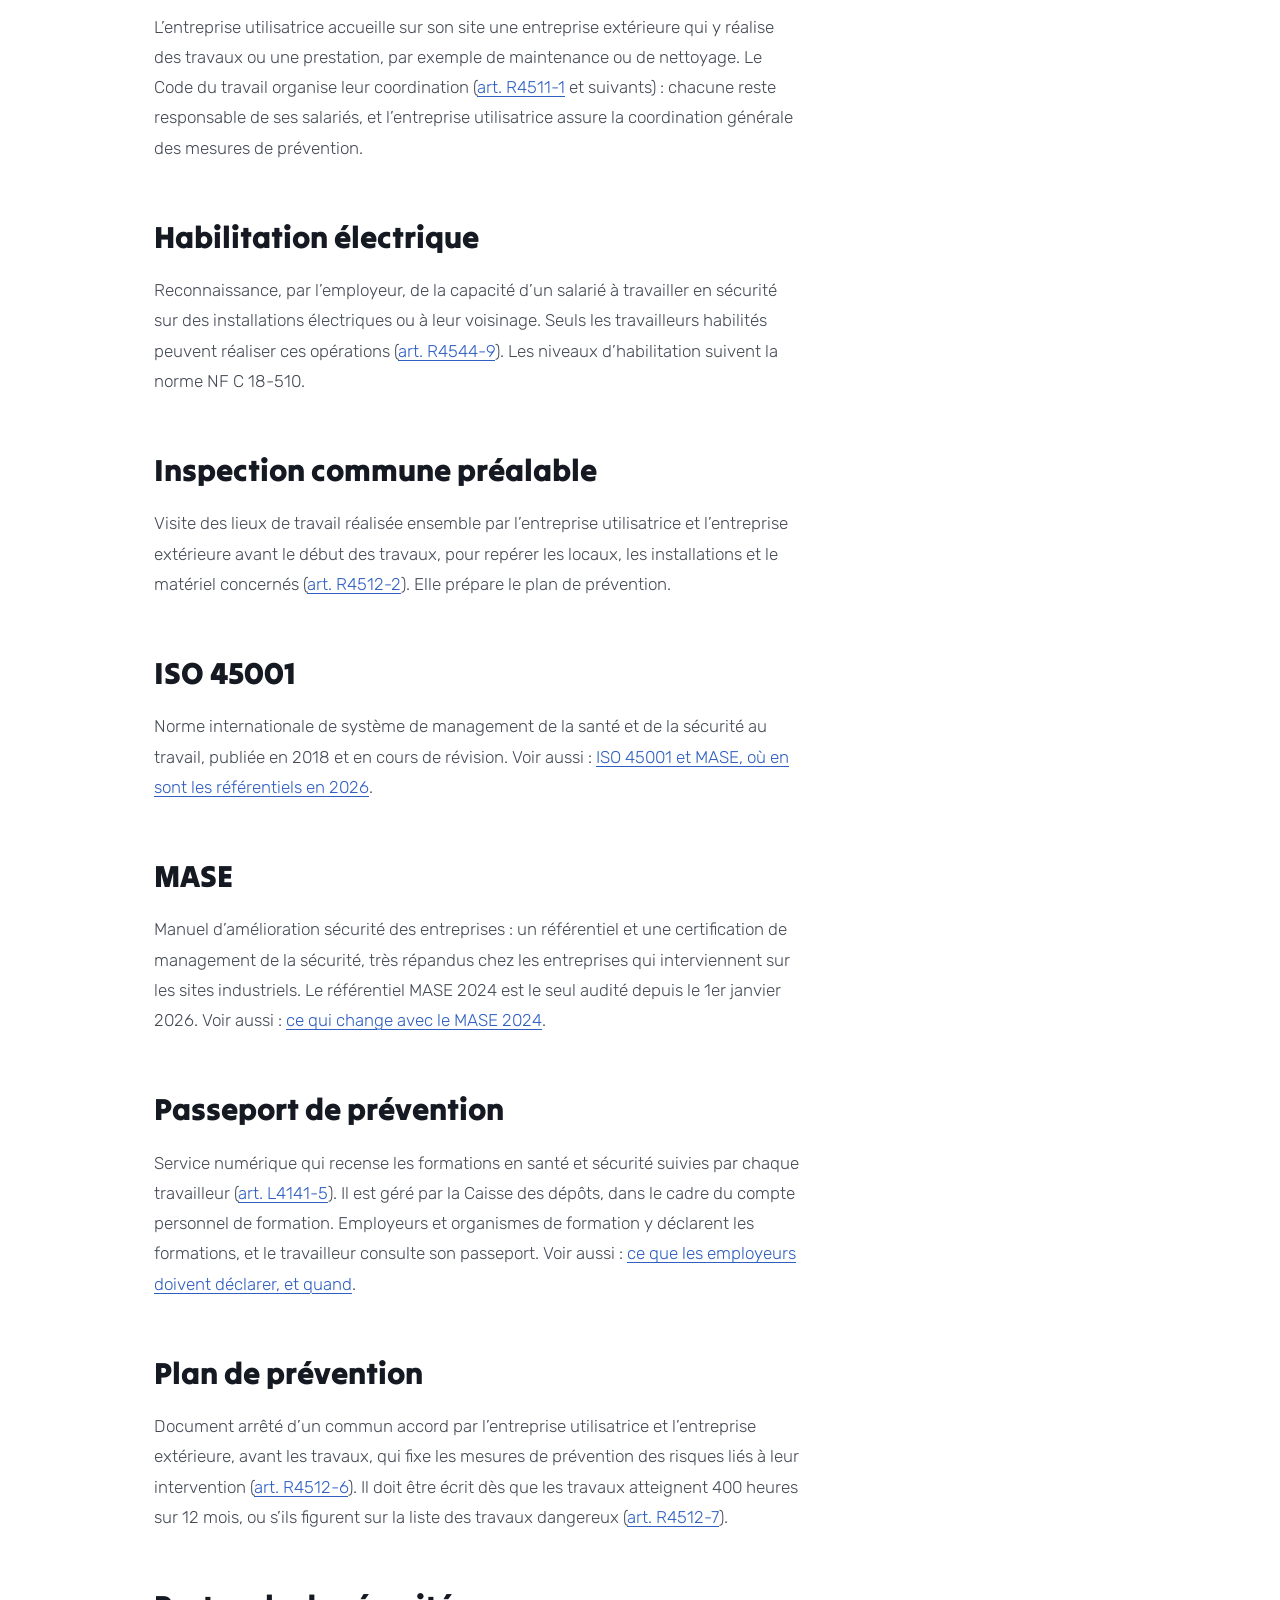
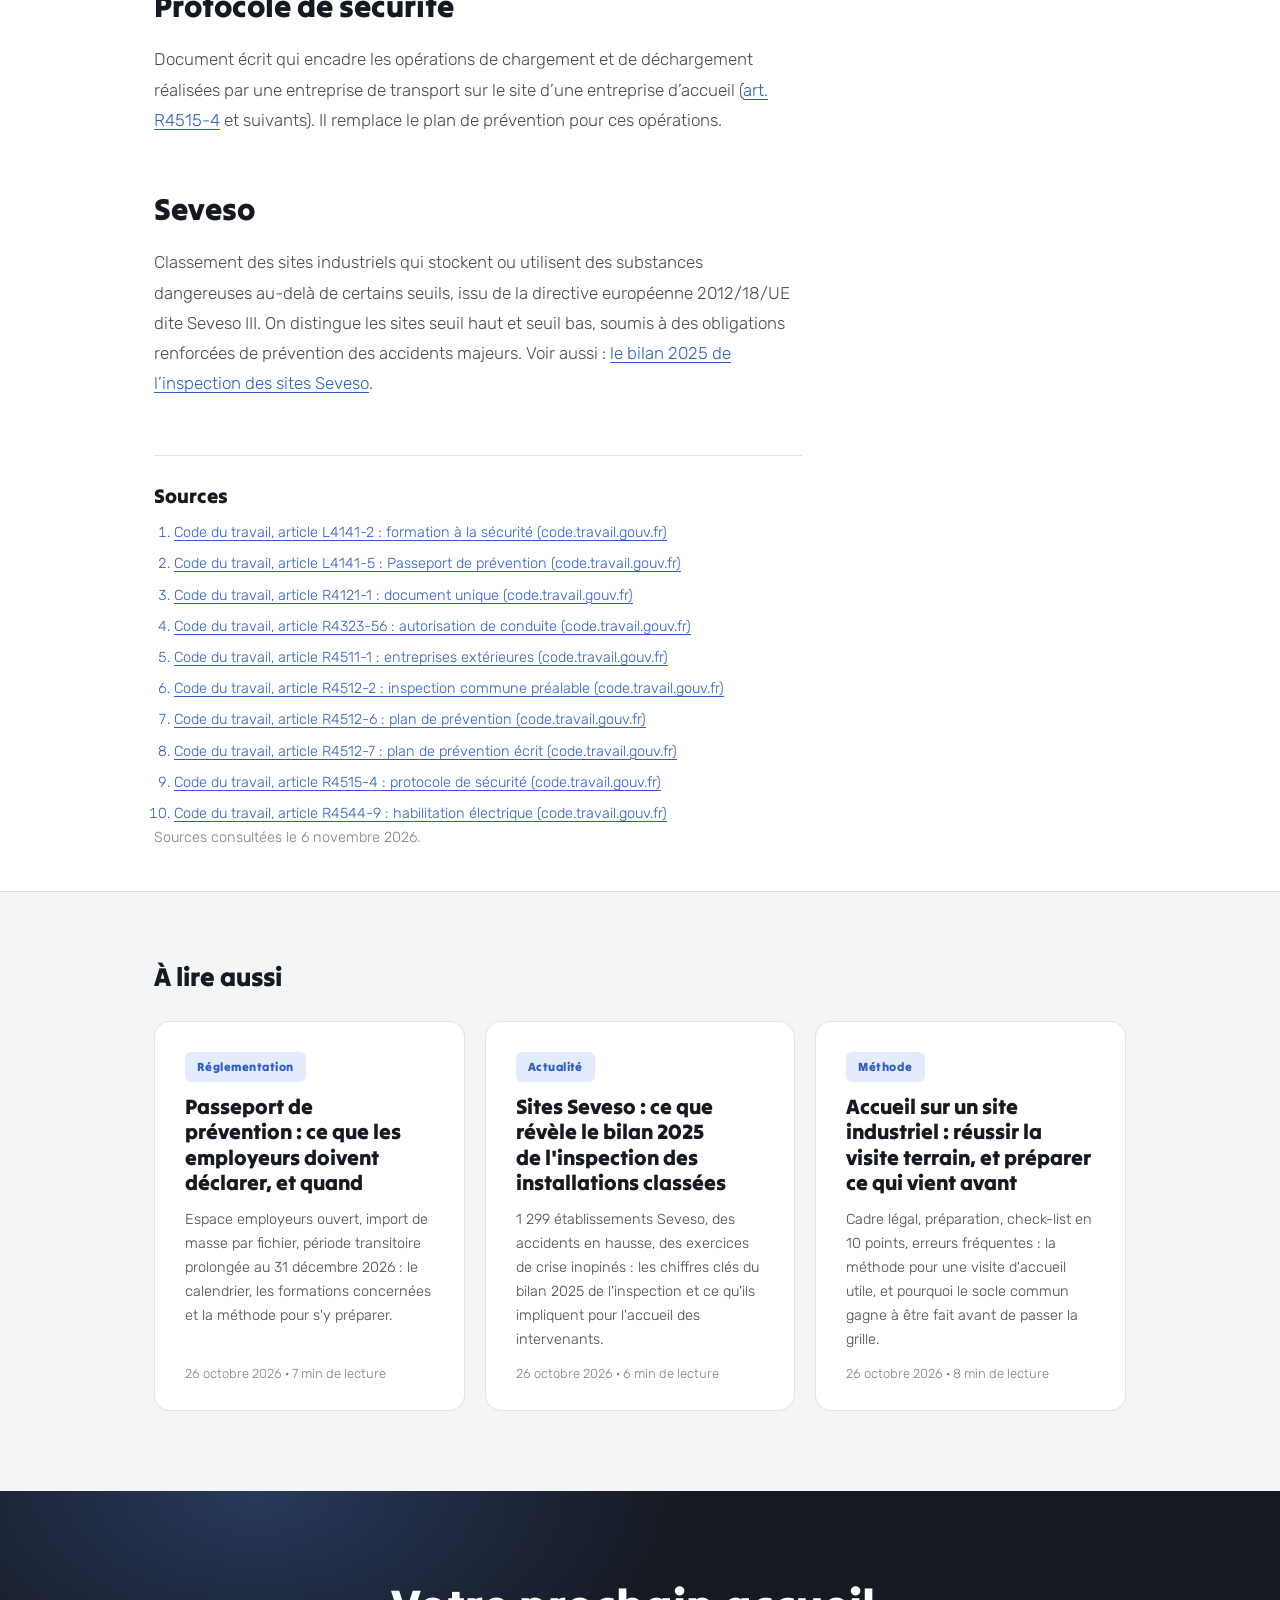
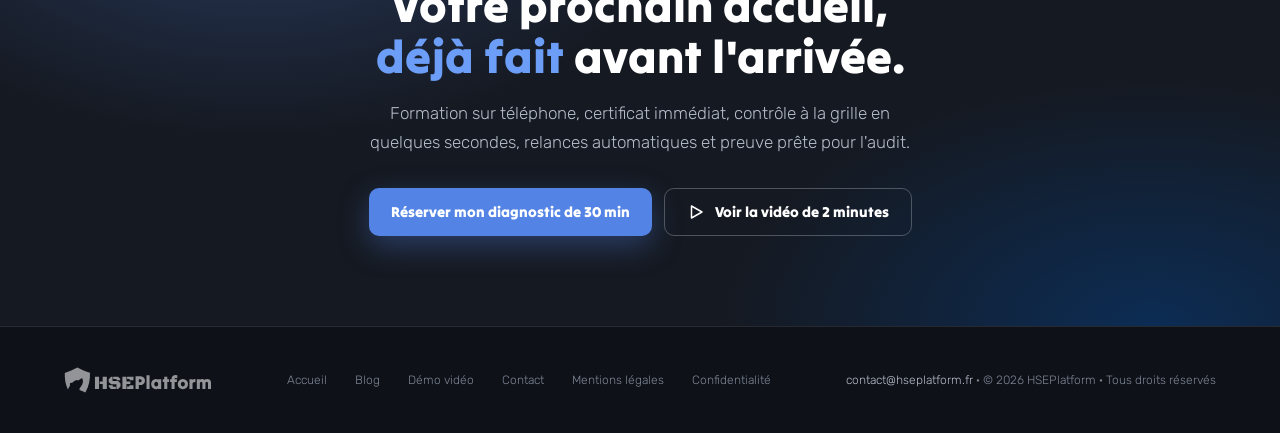
<file: blog/glossaire-accueil-securite.html>
<!DOCTYPE html>
<html lang="fr">
<head>
<meta charset="UTF-8">
<meta name="viewport" content="width=device-width, initial-scale=1.0">
<title>Glossaire de l’accueil sécurité | HSEPlatform</title>
<meta name="description" content="Accueil sécurité, plan de prévention, protocole de sécurité, Passeport de prévention, MASE, Seveso : les définitions clés, avec le Code du travail.">
<meta name="author" content="Etienne Landre, HSEPlatform">
<meta name="robots" content="index, follow, max-image-preview:large">
<link rel="canonical" href="https://hseplatform.fr/blog/glossaire-accueil-securite.html">
<meta property="og:type" content="article">
<meta property="og:title" content="Glossaire de l’accueil sécurité | HSEPlatform">
<meta property="og:description" content="Accueil sécurité, plan de prévention, protocole de sécurité, Passeport de prévention, MASE, Seveso : les définitions clés, avec le Code du travail.">
<meta property="og:url" content="https://hseplatform.fr/blog/glossaire-accueil-securite.html">
<meta property="og:image" content="https://hseplatform.fr/og/blog.jpg">
<meta property="og:image:width" content="1200">
<meta property="og:image:height" content="630">
<meta property="og:locale" content="fr_FR">
<meta property="og:site_name" content="HSEPlatform">
<meta name="twitter:card" content="summary_large_image">
<meta name="twitter:title" content="Glossaire de l’accueil sécurité | HSEPlatform">
<meta name="twitter:description" content="Accueil sécurité, plan de prévention, protocole de sécurité, Passeport de prévention, MASE, Seveso : les définitions clés, avec le Code du travail.">
<meta name="twitter:image" content="https://hseplatform.fr/og/blog.jpg">
<script type="application/ld+json">
[
 {
  "@context": "https://schema.org",
  "@type": "DefinedTermSet",
  "@id": "https://hseplatform.fr/blog/glossaire-accueil-securite.html",
  "name": "Glossaire de l’accueil sécurité : 12 termes à connaître",
  "description": "Accueil sécurité, plan de prévention, protocole de sécurité, Passeport de prévention, MASE, Seveso : les définitions clés, avec le Code du travail.",
  "inLanguage": "fr-FR",
  "hasDefinedTerm": [
   {
    "@type": "DefinedTerm",
    "name": "Accueil sécurité",
    "description": "Formation à la sécurité que l’entreprise délivre à une personne avant qu’elle intervienne sur son site : consignes, risques, circulation, conduite à tenir en cas d’alerte. Le Code du travail impose à l’employeur une formation pratique et appropriée à la sécurité pour les nouveaux embauchés, les salariés qui changent de poste et les travailleurs temporaires (art. L4141-2). Sur un site industriel, l’accueil concerne aussi les collaborateurs des entreprises extérieures et les visiteurs. Voir aussi : réussir la visite d’accueil sur site.",
    "url": "https://hseplatform.fr/blog/glossaire-accueil-securite.html#accueil-securite"
   },
   {
    "@type": "DefinedTerm",
    "name": "Autorisation de conduite",
    "description": "Autorisation délivrée par l’employeur à un salarié pour conduire certains équipements mobiles automoteurs ou de levage, comme les chariots, les nacelles ou les grues (art. R4323-56). Le CACES est le moyen le plus courant de vérifier la compétence avant de la délivrer, mais il ne remplace pas l’autorisation de l’employeur.",
    "url": "https://hseplatform.fr/blog/glossaire-accueil-securite.html#autorisation-de-conduite"
   },
   {
    "@type": "DefinedTerm",
    "name": "Document unique (DUERP)",
    "description": "Document unique d’évaluation des risques professionnels : l’inventaire des risques de chaque unité de travail et des actions de prévention, que tout employeur établit et tient à jour (art. R4121-1).",
    "url": "https://hseplatform.fr/blog/glossaire-accueil-securite.html#document-unique"
   },
   {
    "@type": "DefinedTerm",
    "name": "Entreprise extérieure et entreprise utilisatrice",
    "description": "L’entreprise utilisatrice accueille sur son site une entreprise extérieure qui y réalise des travaux ou une prestation, par exemple de maintenance ou de nettoyage. Le Code du travail organise leur coordination (art. R4511-1 et suivants) : chacune reste responsable de ses salariés, et l’entreprise utilisatrice assure la coordination générale des mesures de prévention.",
    "url": "https://hseplatform.fr/blog/glossaire-accueil-securite.html#entreprise-exterieure"
   },
   {
    "@type": "DefinedTerm",
    "name": "Habilitation électrique",
    "description": "Reconnaissance, par l’employeur, de la capacité d’un salarié à travailler en sécurité sur des installations électriques ou à leur voisinage. Seuls les travailleurs habilités peuvent réaliser ces opérations (art. R4544-9). Les niveaux d’habilitation suivent la norme NF C 18-510.",
    "url": "https://hseplatform.fr/blog/glossaire-accueil-securite.html#habilitation-electrique"
   },
   {
    "@type": "DefinedTerm",
    "name": "Inspection commune préalable",
    "description": "Visite des lieux de travail réalisée ensemble par l’entreprise utilisatrice et l’entreprise extérieure avant le début des travaux, pour repérer les locaux, les installations et le matériel concernés (art. R4512-2). Elle prépare le plan de prévention.",
    "url": "https://hseplatform.fr/blog/glossaire-accueil-securite.html#inspection-commune-prealable"
   },
   {
    "@type": "DefinedTerm",
    "name": "ISO 45001",
    "description": "Norme internationale de système de management de la santé et de la sécurité au travail, publiée en 2018 et en cours de révision. Voir aussi : ISO 45001 et MASE, où en sont les référentiels en 2026.",
    "url": "https://hseplatform.fr/blog/glossaire-accueil-securite.html#iso-45001"
   },
   {
    "@type": "DefinedTerm",
    "name": "MASE",
    "description": "Manuel d’amélioration sécurité des entreprises : un référentiel et une certification de management de la sécurité, très répandus chez les entreprises qui interviennent sur les sites industriels. Le référentiel MASE 2024 est le seul audité depuis le 1er janvier 2026. Voir aussi : ce qui change avec le MASE 2024.",
    "url": "https://hseplatform.fr/blog/glossaire-accueil-securite.html#mase"
   },
   {
    "@type": "DefinedTerm",
    "name": "Passeport de prévention",
    "description": "Service numérique qui recense les formations en santé et sécurité suivies par chaque travailleur (art. L4141-5). Il est géré par la Caisse des dépôts, dans le cadre du compte personnel de formation. Employeurs et organismes de formation y déclarent les formations, et le travailleur consulte son passeport. Voir aussi : ce que les employeurs doivent déclarer, et quand.",
    "url": "https://hseplatform.fr/blog/glossaire-accueil-securite.html#passeport-de-prevention"
   },
   {
    "@type": "DefinedTerm",
    "name": "Plan de prévention",
    "description": "Document arrêté d’un commun accord par l’entreprise utilisatrice et l’entreprise extérieure, avant les travaux, qui fixe les mesures de prévention des risques liés à leur intervention (art. R4512-6). Il doit être écrit dès que les travaux atteignent 400 heures sur 12 mois, ou s’ils figurent sur la liste des travaux dangereux (art. R4512-7).",
    "url": "https://hseplatform.fr/blog/glossaire-accueil-securite.html#plan-de-prevention"
   },
   {
    "@type": "DefinedTerm",
    "name": "Protocole de sécurité",
    "description": "Document écrit qui encadre les opérations de chargement et de déchargement réalisées par une entreprise de transport sur le site d’une entreprise d’accueil (art. R4515-4 et suivants). Il remplace le plan de prévention pour ces opérations.",
    "url": "https://hseplatform.fr/blog/glossaire-accueil-securite.html#protocole-de-securite"
   },
   {
    "@type": "DefinedTerm",
    "name": "Seveso",
    "description": "Classement des sites industriels qui stockent ou utilisent des substances dangereuses au-delà de certains seuils, issu de la directive européenne 2012/18/UE dite Seveso III. On distingue les sites seuil haut et seuil bas, soumis à des obligations renforcées de prévention des accidents majeurs. Voir aussi : le bilan 2025 de l’inspection des sites Seveso.",
    "url": "https://hseplatform.fr/blog/glossaire-accueil-securite.html#seveso"
   }
  ]
 },
 {
  "@context": "https://schema.org",
  "@type": "BreadcrumbList",
  "itemListElement": [
   {
    "@type": "ListItem",
    "position": 1,
    "name": "Accueil",
    "item": "https://hseplatform.fr/"
   },
   {
    "@type": "ListItem",
    "position": 2,
    "name": "Blog",
    "item": "https://hseplatform.fr/blog/"
   },
   {
    "@type": "ListItem",
    "position": 3,
    "name": "Glossaire de l’accueil sécurité : 12 termes à connaître",
    "item": "https://hseplatform.fr/blog/glossaire-accueil-securite.html"
   }
  ]
 }
]
</script>
<link rel="icon" href="../favicon.ico" sizes="48x48">
<link rel="icon" href="../favicon.svg" type="image/svg+xml">
<link rel="icon" type="image/png" sizes="96x96" href="../favicon-96.png">
<link rel="apple-touch-icon" href="../apple-touch-icon.png">
<link rel="preconnect" href="https://fonts.googleapis.com">
<link rel="preconnect" href="https://fonts.gstatic.com" crossorigin>
<link href="https://fonts.googleapis.com/css2?family=Tilt+Warp&family=Rubik:ital,wght@0,300;0,400;0,500;1,300;1,400&display=swap" rel="stylesheet">
<link rel="stylesheet" href="blog.css?v=20261118">
</head>
<body>
<svg width="0" height="0" style="position:absolute" aria-hidden="true">
  <defs>
    <symbol id="lg-mark" viewBox="0 0 92.32 89.50"><g transform="translate(-161.07 -185.20)"><path d="M176.92 259.85 C178.11 257.30 182.09 251.19 182.58 249.21 C182.97 247.66 180.88 246.55 181.90 243.61 C183.47 239.06 188.19 242.07 188.96 241.68 C189.70 241.32 191.02 239.43 191.92 238.73 C194.71 236.58 204.02 231.04 207.26 231.09 C208.75 231.11 209.67 233.10 211.20 232.77 C213.32 231.80 222.45 225.15 223.95 225.19 C224.41 225.20 225.63 225.98 225.95 226.33 C227.07 227.60 227.90 236.42 227.67 238.38 C227.43 240.29 225.58 245.81 224.71 247.61 C222.57 252.02 212.21 261.61 216.49 266.51 C216.86 266.93 217.35 267.15 217.83 267.42 C222.93 270.27 230.05 271.87 235.55 274.53 C235.67 274.58 235.78 274.65 235.89 274.70 C236.34 274.06 236.73 273.47 237.03 272.98 C248.94 253.51 253.39 228.18 252.54 205.57 C237.20 202.37 222.01 194.81 208.27 187.20 C194.09 194.95 179.23 201.41 163.83 206.35 C163.07 225.46 166.28 246.68 174.76 264.75 C175.47 263.04 176.20 261.40 176.92 259.85 Z"/></g></symbol>
    <symbol id="lg-full" viewBox="0 0 519.50 91.50"><g transform="translate(-161.07 -185.20)"><path d="M176.92 259.85 C178.11 257.30 182.09 251.19 182.58 249.21 C182.97 247.66 180.88 246.55 181.90 243.61 C183.47 239.06 188.19 242.07 188.96 241.68 C189.70 241.32 191.02 239.43 191.92 238.73 C194.71 236.58 204.02 231.04 207.26 231.09 C208.75 231.11 209.67 233.10 211.20 232.77 C213.32 231.80 222.45 225.15 223.95 225.19 C224.41 225.20 225.63 225.98 225.95 226.33 C227.07 227.60 227.90 236.42 227.67 238.38 C227.43 240.29 225.58 245.81 224.71 247.61 C222.57 252.02 212.21 261.61 216.49 266.51 C216.86 266.93 217.35 267.15 217.83 267.42 C222.93 270.27 230.05 271.87 235.55 274.53 C235.67 274.58 235.78 274.65 235.89 274.70 C236.34 274.06 236.73 273.47 237.03 272.98 C248.94 253.51 253.39 228.18 252.54 205.57 C237.20 202.37 222.01 194.81 208.27 187.20 C194.09 194.95 179.23 201.41 163.83 206.35 C163.07 225.46 166.28 246.68 174.76 264.75 C175.47 263.04 176.20 261.40 176.92 259.85 Z"/><path d="M297.32665246352553 262.39849853515625V244.90547385439277H286.68154653534293V236.27255258336663H297.22928868979216V219.33125595375896H311.70403638482094V262.39849853515625ZM270.06479581817985 262.39849853515625V219.33125595375896H284.4097251482308V262.39849853515625Z M345.6504305116832 262.39849853515625V246.26856668666005H327.0214951373637L318.38857386633754 237.63564541563392V227.93172263354063L327.0214951373637 219.33125595375896H331.88968382403255V234.61736842989922H351.6869844831526L360.02781443297863 243.25028970092535V253.79803185537457L351.42734775319695 262.39849853515625ZM345.6504305116832 231.40436389669776V227.0879032611847H334.1615052111447V219.33125595375896H351.3948931619525L358.8594491481781 226.82826653122902V231.40436389669776ZM325.62594771385193 262.39849853515625 318.38857386633754 253.79803185537457V249.4815712198615H332.7335031963885V254.60939663648605H343.3786091245711V262.39849853515625Z M366.5615914724767 262.39849853515625V219.33125595375896H380.90652080252767V236.40237094834447H394.6348128989339V244.710746306926H380.90652080252767V262.39849853515625ZM392.1033547818661 231.79381899163127V227.67208590358496H383.1783421896398V219.33125595375896H405.6044647395611V231.79381899163127ZM383.1783421896398 262.39849853515625V253.79803185537457H391.25953540951014V249.4815712198615H405.6044647395611V262.39849853515625Z M412.93260368347165 262.39849853515625Q412.93260368347165 251.40382189941405 412.93260368347165 240.14736724853515Q412.93260368347165 228.89091259765627 412.93260368347165 217.89623596191407Q416.99016291809085 217.89623596191407 421.0804444046021 217.89623596191407Q425.1707258911133 217.89623596191407 429.16284062194825 217.89623596191407Q434.2020674133301 217.89623596191407 437.9324041290283 219.82684882354738Q441.66274084472656 221.75746168518066 443.7569649658203 225.22602038574217Q445.8511890869141 228.69457908630372 445.8511890869141 233.34113885498047Q445.8511890869141 237.92225411987306 443.7896872177124 241.39081282043458Q441.72818534851075 244.8593715209961 438.16145989227294 246.7572621307373Q434.59473443603514 248.6551527404785 430.0790636749268 248.6551527404785Q428.6392845916748 248.6551527404785 427.2322277603149 248.6551527404785Q425.82517092895506 248.6551527404785 424.3853918457031 248.6551527404785Q424.3853918457031 252.05826693725587 424.3853918457031 255.5268256378174Q424.3853918457031 258.9953843383789 424.3853918457031 262.39849853515625Q421.5712781829834 262.39849853515625 418.6917200164795 262.39849853515625Q415.8121618499756 262.39849853515625 412.93260368347165 262.39849853515625ZM429.16284062194825 228.17102305603026Q427.984839553833 228.17102305603026 426.7741162338257 228.17102305603026Q425.56339291381835 228.17102305603026 424.3853918457031 228.17102305603026Q424.3853918457031 230.78880320739745 424.3853918457031 233.43930561065673Q424.3853918457031 236.089808013916 424.3853918457031 238.7075881652832Q425.69428192138673 238.7075881652832 427.1013387527466 238.7075881652832Q428.50839558410644 238.7075881652832 429.81728565979006 238.7075881652832Q431.8460652770996 238.7075881652832 433.1222331008911 237.20236457824706Q434.3984009246826 235.69714099121094 434.3984009246826 233.47202786254883Q434.3984009246826 231.18147023010255 433.0240663452148 229.6762466430664Q431.64973176574705 228.17102305603026 429.16284062194825 228.17102305603026Z M451.4139749145508 262.39849853515625Q451.4139749145508 250.55304335021972 451.4139749145508 238.51125465393068Q451.4139749145508 226.4694659576416 451.4139749145508 214.62401077270508Q454.0971995697021 214.62401077270508 456.8458687286377 214.62401077270508Q459.59453788757327 214.62401077270508 462.21231803894045 214.62401077270508Q462.21231803894045 226.4694659576416 462.21231803894045 238.51125465393068Q462.21231803894045 250.55304335021972 462.21231803894045 262.39849853515625Q459.59453788757327 262.39849853515625 456.8458687286377 262.39849853515625Q454.0971995697021 262.39849853515625 451.4139749145508 262.39849853515625Z M492.3167785644531 262.39849853515625Q492.3167785644531 261.8749425048828 492.3167785644531 261.3841087265015Q492.3167785644531 260.8932749481201 492.3167785644531 260.4351634216309Q490.68066596984863 261.80949800109863 488.61916410064697 262.56210979461673Q486.5576622314453 263.3147215881348 484.20166009521483 263.3147215881348Q480.8639904022217 263.3147215881348 477.9189877319336 262.0385537643433Q474.9739850616455 260.7623859405518 472.71614968109134 258.3736615524292Q470.4583143005371 255.98493716430664 469.18214647674563 252.71271197509765Q467.9059786529541 249.44048678588868 467.9059786529541 245.4483720550537Q467.9059786529541 241.39081282043458 469.18214647674563 238.11858763122558Q470.4583143005371 234.8463624420166 472.71614968109134 232.5230825576782Q474.9739850616455 230.19980267333983 477.9189877319336 228.92363484954834Q480.8639904022217 227.64746702575684 484.13621559143064 227.64746702575684Q486.4922177276611 227.64746702575684 488.5864418487549 228.4000788192749Q490.68066596984863 229.15269061279298 492.3167785644531 230.46158068847657Q492.3167785644531 229.93802465820312 492.3167785644531 229.47991313171386Q492.3167785644531 229.0218016052246 492.3167785644531 228.56369007873536Q495.0000032196045 228.56369007873536 497.74867237854005 228.56369007873536Q500.49734153747556 228.56369007873536 503.11512168884275 228.56369007873536Q503.11512168884275 236.94058656311034 503.11512168884275 245.4810943069458Q503.11512168884275 254.02160205078124 503.11512168884275 262.39849853515625Q500.49734153747556 262.39849853515625 497.74867237854005 262.39849853515625Q495.0000032196045 262.39849853515625 492.3167785644531 262.39849853515625ZM485.6414391784668 253.75982403564453Q485.6414391784668 253.75982403564453 485.6414391784668 253.75982403564453Q485.6414391784668 253.75982403564453 485.6414391784668 253.75982403564453Q488.7827753601074 253.75982403564453 490.68066596984863 251.46926640319825Q492.5785565795898 249.17870877075197 492.5785565795898 245.4483720550537Q492.5785565795898 241.71803533935548 490.68066596984863 239.4601999588013Q488.7827753601074 237.20236457824709 485.6414391784668 237.20236457824709Q482.434658493042 237.20236457824709 480.56949013519284 239.4274777069092Q478.70432177734375 241.6525908355713 478.70432177734375 245.4483720550537Q478.70432177734375 249.24415327453613 480.56949013519284 251.50198865509032Q482.434658493042 253.75982403564453 485.6414391784668 253.75982403564453Z M513.8480200042725 262.39849853515625Q513.8480200042725 256.37760418701174 513.8480200042725 250.29126533508304Q513.8480200042725 244.2049264831543 513.8480200042725 238.24947663879394Q512.5391299285889 238.24947663879394 511.19751760101315 238.24947663879394Q509.8559052734375 238.24947663879394 508.5470151977539 238.24947663879394Q508.5470151977539 235.8280299987793 508.5470151977539 233.40658335876464Q508.5470151977539 230.98513671875 508.5470151977539 228.56369007873536Q509.8559052734375 228.56369007873536 511.19751760101315 228.56369007873536Q512.5391299285889 228.56369007873536 513.8480200042725 228.56369007873536Q513.8480200042725 226.27313244628908 513.8480200042725 224.01529706573487Q513.8480200042725 221.75746168518066 513.8480200042725 219.53234855651857Q516.5312446594238 219.53234855651857 519.2799138183593 219.53234855651857Q522.028582977295 219.53234855651857 524.6463631286621 219.53234855651857Q524.6463631286621 221.75746168518066 524.6463631286621 224.01529706573487Q524.6463631286621 226.27313244628908 524.6463631286621 228.56369007873536Q526.1515867156983 228.56369007873536 527.7222548065185 228.56369007873536Q529.2929228973388 228.56369007873536 530.798146484375 228.56369007873536Q530.798146484375 230.98513671875 530.798146484375 233.40658335876464Q530.798146484375 235.8280299987793 530.798146484375 238.24947663879394Q529.2929228973388 238.24947663879394 527.7222548065185 238.24947663879394Q526.1515867156983 238.24947663879394 524.6463631286621 238.24947663879394Q524.6463631286621 244.2049264831543 524.6463631286621 250.29126533508304Q524.6463631286621 256.37760418701174 524.6463631286621 262.39849853515625Q522.028582977295 262.39849853515625 519.2799138183593 262.39849853515625Q516.5312446594238 262.39849853515625 513.8480200042725 262.39849853515625Z M534.2667112426758 238.24947663879394Q534.2667112426758 235.8280299987793 534.2667112426758 233.40658335876464Q534.2667112426758 230.98513671875 534.2667112426758 228.56369007873536Q535.5756013183594 228.56369007873536 536.9172136459351 228.56369007873536Q538.2588259735107 228.56369007873536 539.5677160491944 228.56369007873536Q539.5677160491944 228.23646755981446 539.5677160491944 227.97468954467774Q539.5677160491944 227.71291152954103 539.5677160491944 227.4511335144043Q539.5677160491944 223.06635176086428 541.3674399032593 220.0886268386841Q543.1671637573243 217.1109019165039 546.1448886795044 215.5075115737915Q549.1226136016845 213.9041212310791 552.6893390579223 213.6750654678345Q556.2560645141601 213.44600970458984 559.7900677185058 214.62401077270508Q559.7900677185058 217.04545741271974 559.7900677185058 219.59779306030276Q559.7900677185058 222.15012870788576 559.7900677185058 224.63701985168458Q555.8633974914551 223.328129776001 553.1147283325195 224.11346382141113Q550.366059173584 224.8987978668213 550.366059173584 227.51657801818848Q550.366059173584 227.7783560333252 550.366059173584 228.04013404846194Q550.366059173584 228.30191206359865 550.366059173584 228.56369007873536Q552.3948387908936 228.56369007873536 554.4236184082031 228.56369007873536Q556.4523980255127 228.56369007873536 558.4811776428222 228.56369007873536Q558.4811776428222 230.98513671875 558.4811776428222 233.40658335876464Q558.4811776428222 235.8280299987793 558.4811776428222 238.24947663879394Q556.4523980255127 238.24947663879394 554.4236184082031 238.24947663879394Q552.3948387908936 238.24947663879394 550.366059173584 238.24947663879394Q550.366059173584 244.2049264831543 550.366059173584 250.29126533508304Q550.366059173584 256.37760418701174 550.366059173584 262.39849853515625Q547.7482790222168 262.39849853515625 544.9996098632812 262.39849853515625Q542.2509407043457 262.39849853515625 539.5677160491944 262.39849853515625Q539.5677160491944 256.37760418701174 539.5677160491944 250.29126533508304Q539.5677160491944 244.2049264831543 539.5677160491944 238.24947663879394Q538.2588259735107 238.24947663879394 536.9172136459351 238.24947663879394Q535.5756013183594 238.24947663879394 534.2667112426758 238.24947663879394Z M579.4234512329101 263.4456105957031Q579.4234512329101 263.4456105957031 579.4234512329101 263.4456105957031Q579.4234512329101 263.4456105957031 579.4234512329101 263.4456105957031Q575.6276700134277 263.4456105957031 572.3554448242187 262.10399826812744Q569.0832196350098 260.7623859405518 566.6617729949951 258.308217048645Q564.2403263549804 255.8540481567383 562.8987140274048 252.58182296752932Q561.5571016998291 249.30959777832032 561.5571016998291 245.4483720550537Q561.5571016998291 241.5871463317871 562.8987140274048 238.3149211425781Q564.2403263549804 235.04269595336913 566.6617729949951 232.6212493133545Q569.0832196350098 230.19980267333983 572.3554448242187 228.85819034576417Q575.6276700134277 227.51657801818848 579.4234512329101 227.51657801818848Q583.2846769561768 227.51657801818848 586.5241798934937 228.85819034576417Q589.7636828308106 230.19980267333983 592.1851294708251 232.6212493133545Q594.6065761108398 235.04269595336913 595.9481884384155 238.3149211425781Q597.2898007659912 241.5871463317871 597.2898007659912 245.4483720550537Q597.2898007659912 249.30959777832032 595.9481884384155 252.58182296752932Q594.6065761108398 255.8540481567383 592.1851294708251 258.308217048645Q589.7636828308106 260.7623859405518 586.5241798934937 262.10399826812744Q583.2846769561768 263.4456105957031 579.4234512329101 263.4456105957031ZM579.4234512329101 253.69437953186036Q579.4234512329101 253.69437953186036 579.4234512329101 253.69437953186036Q579.4234512329101 253.69437953186036 579.4234512329101 253.69437953186036Q582.630231918335 253.69437953186036 584.5608447799682 251.371099647522Q586.4914576416015 249.04781976318358 586.4914576416015 245.4483720550537Q586.4914576416015 241.78347984313965 584.5608447799682 239.52564446258543Q582.630231918335 237.26780908203125 579.4234512329101 237.26780908203125Q576.2166705474854 237.26780908203125 574.286057685852 239.52564446258543Q572.3554448242187 241.78347984313965 572.3554448242187 245.4483720550537Q572.3554448242187 249.04781976318358 574.286057685852 251.371099647522Q576.2166705474854 253.69437953186036 579.4234512329101 253.69437953186036Z M602.6562714385987 262.39849853515625Q602.6562714385987 254.02160205078124 602.6562714385987 245.4810943069458Q602.6562714385987 236.94058656311034 602.6562714385987 228.56369007873536Q605.33949609375 228.56369007873536 608.0881652526855 228.56369007873536Q610.8368344116211 228.56369007873536 613.4546145629882 228.56369007873536Q613.4546145629882 229.0218016052246 613.4546145629882 229.47991313171386Q613.4546145629882 229.93802465820312 613.4546145629882 230.39613618469238Q615.4833941802979 228.95635710144043 618.0357298278809 228.23646755981446Q620.5880654754638 227.51657801818848 623.5985126495361 227.8438005371094Q623.5985126495361 230.46158068847657 623.5985126495361 233.14480534362792Q623.5985126495361 235.8280299987793 623.5985126495361 238.44581015014649Q618.428396850586 237.7259206085205 615.9415057067871 239.3293109512329Q613.4546145629882 240.9327012939453 613.4546145629882 244.5321490020752Q613.4546145629882 248.91693075561523 613.4546145629882 253.43260151672362Q613.4546145629882 257.948272277832 613.4546145629882 262.39849853515625Q610.8368344116211 262.39849853515625 608.0881652526855 262.39849853515625Q605.33949609375 262.39849853515625 602.6562714385987 262.39849853515625Z M628.5068573760987 262.39849853515625Q628.5068573760987 254.02160205078124 628.5068573760987 245.4810943069458Q628.5068573760987 236.94058656311034 628.5068573760987 228.56369007873536Q631.19008203125 228.56369007873536 633.9387511901855 228.56369007873536Q636.6874203491211 228.56369007873536 639.3052005004882 228.56369007873536Q639.3052005004882 229.0218016052246 639.3052005004882 229.4144686279297Q639.3052005004882 229.80713565063476 639.3052005004882 230.26524717712402Q641.0067575988769 229.0218016052246 643.1009817199706 228.33463431549072Q645.1952058410644 227.64746702575684 647.4203189697265 227.64746702575684Q649.8417656097412 227.64746702575684 651.8705452270508 228.46552332305907Q653.8993248443603 229.28357962036134 655.3391039276123 230.85424771118164Q657.433328048706 229.3490241241455 660.0838304519652 228.49824557495117Q662.7343328552246 227.64746702575684 665.5484465179443 227.64746702575684Q669.5405612487793 227.64746702575684 672.4528416671753 229.28357962036134Q675.3651220855713 230.91969221496583 676.9685124282837 233.9301393890381Q678.5719027709961 236.94058656311034 678.5719027709961 241.19447930908203Q678.5719027709961 246.4300396118164 678.5719027709961 251.79648892211912Q678.5719027709961 257.1629382324219 678.5719027709961 262.39849853515625Q675.954122619629 262.39849853515625 673.2054534606934 262.39849853515625Q670.4567843017578 262.39849853515625 667.7735596466065 262.39849853515625Q667.7735596466065 257.4901607513428 667.7735596466065 252.45093395996093Q667.7735596466065 247.4117071685791 667.7735596466065 242.50336938476562Q667.7735596466065 240.27825625610353 666.7591698379517 238.87119942474368Q665.7447800292969 237.4641425933838 663.5196669006348 237.4641425933838Q661.3599982757569 237.4641425933838 660.1492749557495 238.8057549209595Q658.9385516357422 240.14736724853515 658.9385516357422 242.50336938476562Q658.9385516357422 247.4117071685791 658.9385516357422 252.45093395996093Q658.9385516357422 257.4901607513428 658.9385516357422 262.39849853515625Q656.320771484375 262.39849853515625 653.5721023254395 262.39849853515625Q650.823433166504 262.39849853515625 648.1402085113525 262.39849853515625Q648.1402085113525 257.4901607513428 648.1402085113525 252.45093395996093Q648.1402085113525 247.4117071685791 648.1402085113525 242.50336938476562Q648.1402085113525 240.27825625610353 647.1258187026978 238.87119942474368Q646.111428894043 237.4641425933838 643.8863157653809 237.4641425933838Q641.7266471405029 237.4641425933838 640.5159238204956 238.8057549209595Q639.3052005004882 240.14736724853515 639.3052005004882 242.50336938476562Q639.3052005004882 247.4117071685791 639.3052005004882 252.45093395996093Q639.3052005004882 257.4901607513428 639.3052005004882 262.39849853515625Q636.6874203491211 262.39849853515625 633.9387511901855 262.39849853515625Q631.19008203125 262.39849853515625 628.5068573760987 262.39849853515625Z"/></g></symbol>
  </defs>
</svg>
<div class="sp" id="sp"></div>
<nav id="nav">
  <a href="../" class="nav-logo" aria-label="HSEPlatform, accueil"><svg class="lg" viewBox="0 0 519.50 91.50" aria-hidden="true"><use href="#lg-full"/></svg></a>
  <div class="nav-links">
    <a href="../#grille">Le parcours</a>
    <a href="../#solution">Solution</a>
    <a href="../#demo">Démo</a>
    <a href="./" class="on" aria-current="page">Blog</a>
  </div>
  <a href="../#contact" class="nav-cta">Diagnostic 30 min</a>
</nav>

<header class="bh">
  <div class="bh-in narrow">
    <div class="crumbs" aria-label="Fil d'Ariane"><a href="../">Accueil</a><span aria-hidden="true">›</span><a href="./">Blog</a><span aria-hidden="true">›</span><span>Glossaire</span></div>
    <span class="cat">Glossaire</span>
    <h1 style="margin-top:18px">Glossaire de l’accueil sécurité : 12 termes à connaître</h1>
    <div class="meta">
      <div class="who"><span class="av" aria-hidden="true">EL</span><div><b>Etienne Landre</b><small>Cofondateur d&#x27;HSEPlatform</small></div></div>
      <span class="dot" aria-hidden="true"></span>
      <time datetime="2026-11-06">6 novembre 2026</time>
      <span class="dot" aria-hidden="true"></span>
      <span>5 min de lecture</span>
    </div>
  </div>
</header>

<main class="art">
  <article class="prose">
<p class="lead">Accueillir des collaborateurs internes et externes sur un site industriel, c’est manier un vocabulaire précis, souvent issu du Code du travail. Voici les 12 termes qui reviennent le plus, avec une définition courte et l’article de loi à consulter.</p>
<h2 id="accueil-securite">Accueil sécurité</h2>
<p>Formation à la sécurité que l’entreprise délivre à une personne avant qu’elle intervienne sur son site : consignes, risques, circulation, conduite à tenir en cas d’alerte. Le Code du travail impose à l’employeur une formation pratique et appropriée à la sécurité pour les nouveaux embauchés, les salariés qui changent de poste et les travailleurs temporaires (<a href="https://code.travail.gouv.fr/code-du-travail/l4141-2" target="_blank" rel="noopener">art. L4141-2</a>). Sur un site industriel, l’accueil concerne aussi les collaborateurs des entreprises extérieures et les visiteurs. Voir aussi : <a href="accueil-securite-visite-site-industriel.html">réussir la visite d’accueil sur site</a>.</p>
<h2 id="autorisation-de-conduite">Autorisation de conduite</h2>
<p>Autorisation délivrée par l’employeur à un salarié pour conduire certains équipements mobiles automoteurs ou de levage, comme les chariots, les nacelles ou les grues (<a href="https://code.travail.gouv.fr/code-du-travail/r4323-56" target="_blank" rel="noopener">art. R4323-56</a>). Le CACES est le moyen le plus courant de vérifier la compétence avant de la délivrer, mais il ne remplace pas l’autorisation de l’employeur.</p>
<h2 id="document-unique">Document unique (DUERP)</h2>
<p>Document unique d’évaluation des risques professionnels : l’inventaire des risques de chaque unité de travail et des actions de prévention, que tout employeur établit et tient à jour (<a href="https://code.travail.gouv.fr/code-du-travail/r4121-1" target="_blank" rel="noopener">art. R4121-1</a>).</p>
<h2 id="entreprise-exterieure">Entreprise extérieure et entreprise utilisatrice</h2>
<p>L’entreprise utilisatrice accueille sur son site une entreprise extérieure qui y réalise des travaux ou une prestation, par exemple de maintenance ou de nettoyage. Le Code du travail organise leur coordination (<a href="https://code.travail.gouv.fr/code-du-travail/r4511-1" target="_blank" rel="noopener">art. R4511-1</a> et suivants) : chacune reste responsable de ses salariés, et l’entreprise utilisatrice assure la coordination générale des mesures de prévention.</p>
<h2 id="habilitation-electrique">Habilitation électrique</h2>
<p>Reconnaissance, par l’employeur, de la capacité d’un salarié à travailler en sécurité sur des installations électriques ou à leur voisinage. Seuls les travailleurs habilités peuvent réaliser ces opérations (<a href="https://code.travail.gouv.fr/code-du-travail/r4544-9" target="_blank" rel="noopener">art. R4544-9</a>). Les niveaux d’habilitation suivent la norme NF C 18-510.</p>
<h2 id="inspection-commune-prealable">Inspection commune préalable</h2>
<p>Visite des lieux de travail réalisée ensemble par l’entreprise utilisatrice et l’entreprise extérieure avant le début des travaux, pour repérer les locaux, les installations et le matériel concernés (<a href="https://code.travail.gouv.fr/code-du-travail/r4512-2" target="_blank" rel="noopener">art. R4512-2</a>). Elle prépare le plan de prévention.</p>
<h2 id="iso-45001">ISO 45001</h2>
<p>Norme internationale de système de management de la santé et de la sécurité au travail, publiée en 2018 et en cours de révision. Voir aussi : <a href="iso-45001-mase-2026.html">ISO 45001 et MASE, où en sont les référentiels en 2026</a>.</p>
<h2 id="mase">MASE</h2>
<p>Manuel d’amélioration sécurité des entreprises : un référentiel et une certification de management de la sécurité, très répandus chez les entreprises qui interviennent sur les sites industriels. Le référentiel MASE 2024 est le seul audité depuis le 1er janvier 2026. Voir aussi : <a href="iso-45001-mase-2026.html">ce qui change avec le MASE 2024</a>.</p>
<h2 id="passeport-de-prevention">Passeport de prévention</h2>
<p>Service numérique qui recense les formations en santé et sécurité suivies par chaque travailleur (<a href="https://code.travail.gouv.fr/code-du-travail/l4141-5" target="_blank" rel="noopener">art. L4141-5</a>). Il est géré par la Caisse des dépôts, dans le cadre du compte personnel de formation. Employeurs et organismes de formation y déclarent les formations, et le travailleur consulte son passeport. Voir aussi : <a href="passeport-de-prevention-employeurs.html">ce que les employeurs doivent déclarer, et quand</a>.</p>
<h2 id="plan-de-prevention">Plan de prévention</h2>
<p>Document arrêté d’un commun accord par l’entreprise utilisatrice et l’entreprise extérieure, avant les travaux, qui fixe les mesures de prévention des risques liés à leur intervention (<a href="https://code.travail.gouv.fr/code-du-travail/r4512-6" target="_blank" rel="noopener">art. R4512-6</a>). Il doit être écrit dès que les travaux atteignent 400 heures sur 12 mois, ou s’ils figurent sur la liste des travaux dangereux (<a href="https://code.travail.gouv.fr/code-du-travail/r4512-7" target="_blank" rel="noopener">art. R4512-7</a>).</p>
<h2 id="protocole-de-securite">Protocole de sécurité</h2>
<p>Document écrit qui encadre les opérations de chargement et de déchargement réalisées par une entreprise de transport sur le site d’une entreprise d’accueil (<a href="https://code.travail.gouv.fr/code-du-travail/r4515-4" target="_blank" rel="noopener">art. R4515-4</a> et suivants). Il remplace le plan de prévention pour ces opérations.</p>
<h2 id="seveso">Seveso</h2>
<p>Classement des sites industriels qui stockent ou utilisent des substances dangereuses au-delà de certains seuils, issu de la directive européenne 2012/18/UE dite Seveso III. On distingue les sites seuil haut et seuil bas, soumis à des obligations renforcées de prévention des accidents majeurs. Voir aussi : <a href="sites-seveso-bilan-inspection-2025.html">le bilan 2025 de l’inspection des sites Seveso</a>.</p>
    <section class="sources" aria-labelledby="src-t">
      <h2 id="src-t">Sources</h2>
      <ol>
        <li><a href="https://code.travail.gouv.fr/code-du-travail/l4141-2" target="_blank" rel="noopener">Code du travail, article L4141-2 : formation à la sécurité (code.travail.gouv.fr)</a></li>
        <li><a href="https://code.travail.gouv.fr/code-du-travail/l4141-5" target="_blank" rel="noopener">Code du travail, article L4141-5 : Passeport de prévention (code.travail.gouv.fr)</a></li>
        <li><a href="https://code.travail.gouv.fr/code-du-travail/r4121-1" target="_blank" rel="noopener">Code du travail, article R4121-1 : document unique (code.travail.gouv.fr)</a></li>
        <li><a href="https://code.travail.gouv.fr/code-du-travail/r4323-56" target="_blank" rel="noopener">Code du travail, article R4323-56 : autorisation de conduite (code.travail.gouv.fr)</a></li>
        <li><a href="https://code.travail.gouv.fr/code-du-travail/r4511-1" target="_blank" rel="noopener">Code du travail, article R4511-1 : entreprises extérieures (code.travail.gouv.fr)</a></li>
        <li><a href="https://code.travail.gouv.fr/code-du-travail/r4512-2" target="_blank" rel="noopener">Code du travail, article R4512-2 : inspection commune préalable (code.travail.gouv.fr)</a></li>
        <li><a href="https://code.travail.gouv.fr/code-du-travail/r4512-6" target="_blank" rel="noopener">Code du travail, article R4512-6 : plan de prévention (code.travail.gouv.fr)</a></li>
        <li><a href="https://code.travail.gouv.fr/code-du-travail/r4512-7" target="_blank" rel="noopener">Code du travail, article R4512-7 : plan de prévention écrit (code.travail.gouv.fr)</a></li>
        <li><a href="https://code.travail.gouv.fr/code-du-travail/r4515-4" target="_blank" rel="noopener">Code du travail, article R4515-4 : protocole de sécurité (code.travail.gouv.fr)</a></li>
        <li><a href="https://code.travail.gouv.fr/code-du-travail/r4544-9" target="_blank" rel="noopener">Code du travail, article R4544-9 : habilitation électrique (code.travail.gouv.fr)</a></li>
      </ol>
      <p class="note">Sources consultées le 6 novembre 2026.</p>
    </section>
  </article>

  <aside class="toc" aria-label="Sommaire">
    <div class="toc-t">Sommaire</div>
      <a href="#accueil-securite">Accueil sécurité</a>
      <a href="#autorisation-de-conduite">Autorisation de conduite</a>
      <a href="#document-unique">Document unique (DUERP)</a>
      <a href="#entreprise-exterieure">Entreprise extérieure et entreprise utilisatrice</a>
      <a href="#habilitation-electrique">Habilitation électrique</a>
      <a href="#inspection-commune-prealable">Inspection commune préalable</a>
      <a href="#iso-45001">ISO 45001</a>
      <a href="#mase">MASE</a>
      <a href="#passeport-de-prevention">Passeport de prévention</a>
      <a href="#plan-de-prevention">Plan de prévention</a>
      <a href="#protocole-de-securite">Protocole de sécurité</a>
      <a href="#seveso">Seveso</a>
    <div class="toc-cta">
      <p>Diagnostic de votre accueil sécurité en 30 minutes.</p>
      <a class="btn light" href="../#contact">Réserver</a>
    </div>
  </aside>
</main>

<section class="related" aria-labelledby="rel-t">
  <div class="wrap">
    <h2 id="rel-t">À lire aussi</h2>
    <div class="rgrid">
    <a class="card" href="passeport-de-prevention-employeurs.html">
      <span class="tag">Réglementation</span>
      <h3>Passeport de prévention : ce que les employeurs doivent déclarer, et quand</h3>
      <p>Espace employeurs ouvert, import de masse par fichier, période transitoire prolongée au 31 décembre 2026 : le calendrier, les formations concernées et la méthode pour s&#x27;y préparer.</p>
      <span class="small-meta">26 octobre 2026 · 7 min de lecture</span>
    </a>
    <a class="card" href="sites-seveso-bilan-inspection-2025.html">
      <span class="tag">Actualité</span>
      <h3>Sites Seveso : ce que révèle le bilan 2025 de l&#x27;inspection des installations classées</h3>
      <p>1 299 établissements Seveso, des accidents en hausse, des exercices de crise inopinés : les chiffres clés du bilan 2025 de l&#x27;inspection et ce qu&#x27;ils impliquent pour l&#x27;accueil des intervenants.</p>
      <span class="small-meta">26 octobre 2026 · 6 min de lecture</span>
    </a>
    <a class="card" href="accueil-securite-visite-site-industriel.html">
      <span class="tag">Méthode</span>
      <h3>Accueil sur un site industriel : réussir la visite terrain, et préparer ce qui vient avant</h3>
      <p>Cadre légal, préparation, check-list en 10 points, erreurs fréquentes : la méthode pour une visite d&#x27;accueil utile, et pourquoi le socle commun gagne à être fait avant de passer la grille.</p>
      <span class="small-meta">26 octobre 2026 · 8 min de lecture</span>
    </a>
    </div>
  </div>
</section>

<section class="endcta">
  <h2>Votre prochain accueil, <em>déjà fait</em> avant l'arrivée.</h2>
  <p>Formation sur téléphone, certificat immédiat, contrôle à la grille en quelques secondes, relances automatiques et preuve prête pour l'audit.</p>
  <div class="cta-row">
    <a class="btn main" href="../#contact">Réserver mon diagnostic de 30 min</a>
    <a class="btn ghost" href="../#demo"><svg viewBox="0 0 24 24"><polygon points="6 4 20 12 6 20 6 4"/></svg>Voir la vidéo de 2 minutes</a>
  </div>
</section>

<footer>
  <div class="ft-logo"><svg class="lg" viewBox="0 0 519.50 91.50" aria-hidden="true"><use href="#lg-full"/></svg></div>
  <div class="ft-links">
    <a href="../">Accueil</a>
    <a href="./">Blog</a>
    <a href="../#demo">Démo vidéo</a>
    <a href="../#contact">Contact</a>
    <a href="../#mentions-legales">Mentions légales</a>
    <a href="../#confidentialite">Confidentialité</a>
  </div>
  <div class="ft-copy"><a href="mailto:contact@hseplatform.fr">contact@hseplatform.fr</a> · © 2026 HSEPlatform · Tous droits réservés</div>
</footer>
<script>
(function(){
  var nav=document.getElementById('nav'),sp=document.getElementById('sp');
  function onScroll(){
    nav.classList.toggle('sc',window.scrollY>40);
    if(sp){var h=document.documentElement.scrollHeight-window.innerHeight;sp.style.width=(h>0?window.scrollY/h*100:0)+'%';}
  }
  window.addEventListener('scroll',onScroll,{passive:true});onScroll();
  var links=[].slice.call(document.querySelectorAll('.toc a[href^="#"]'));
  if(links.length&&'IntersectionObserver' in window){
    var map={};links.forEach(function(a){map[a.getAttribute('href').slice(1)]=a;});
    var io=new IntersectionObserver(function(es){es.forEach(function(e){if(e.isIntersecting){links.forEach(function(l){l.classList.remove('on');});var a=map[e.target.id];if(a)a.classList.add('on');}});},{rootMargin:'-20% 0px -70% 0px'});
    Object.keys(map).forEach(function(id){var el=document.getElementById(id);if(el)io.observe(el);});
  }
})();
</script>
</body>
</html>
</file>
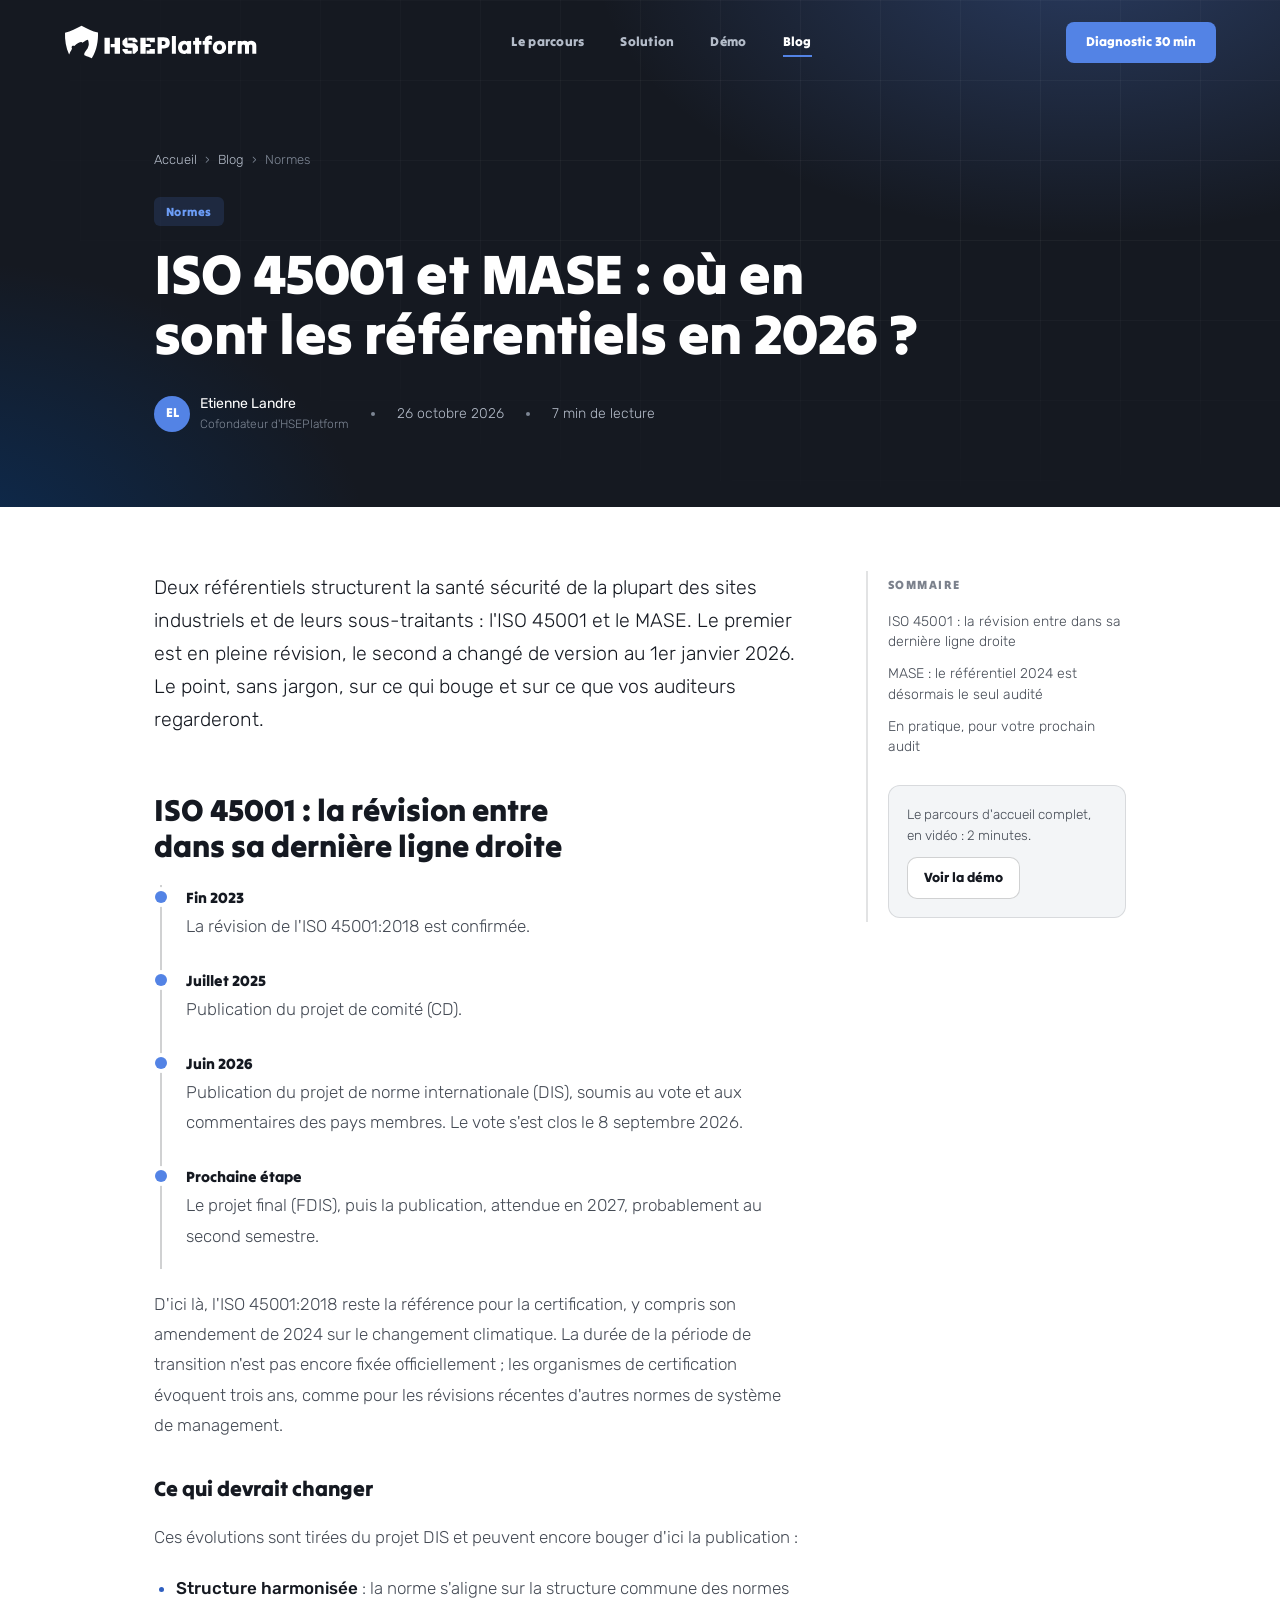
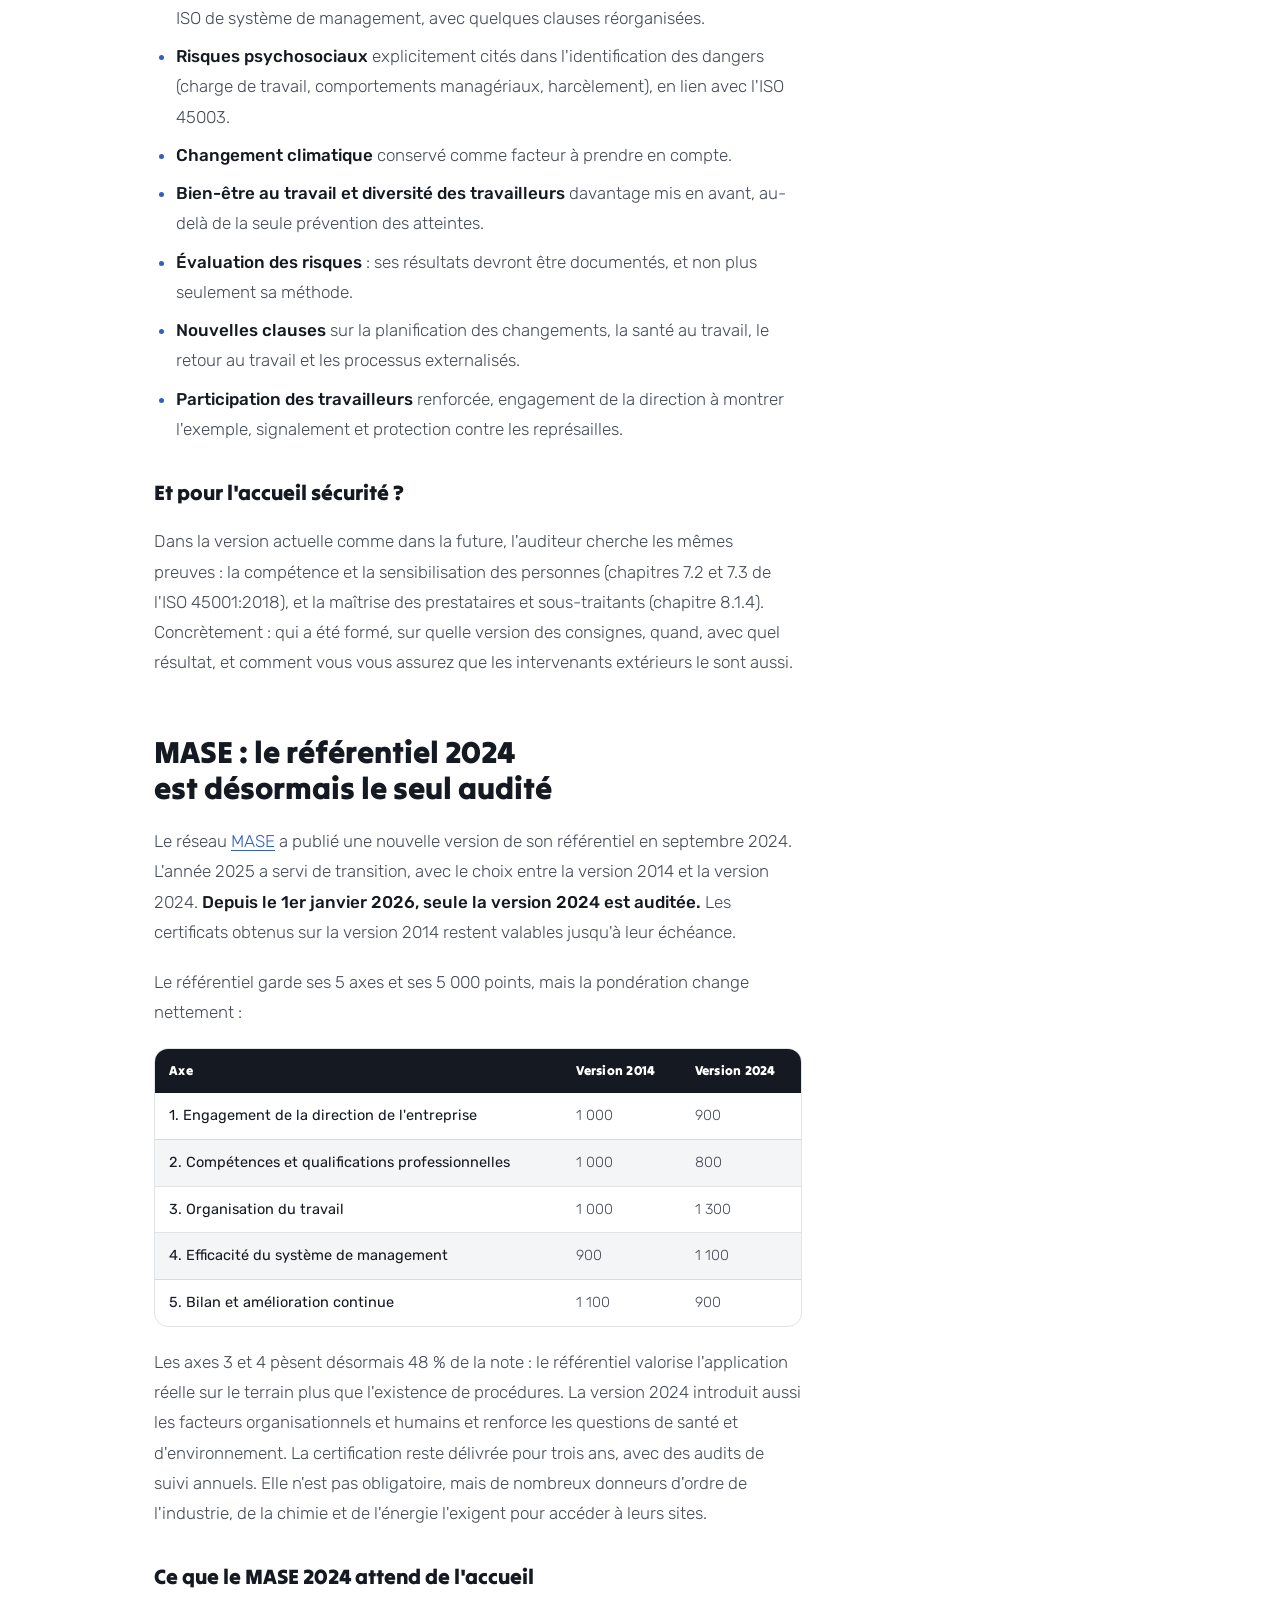
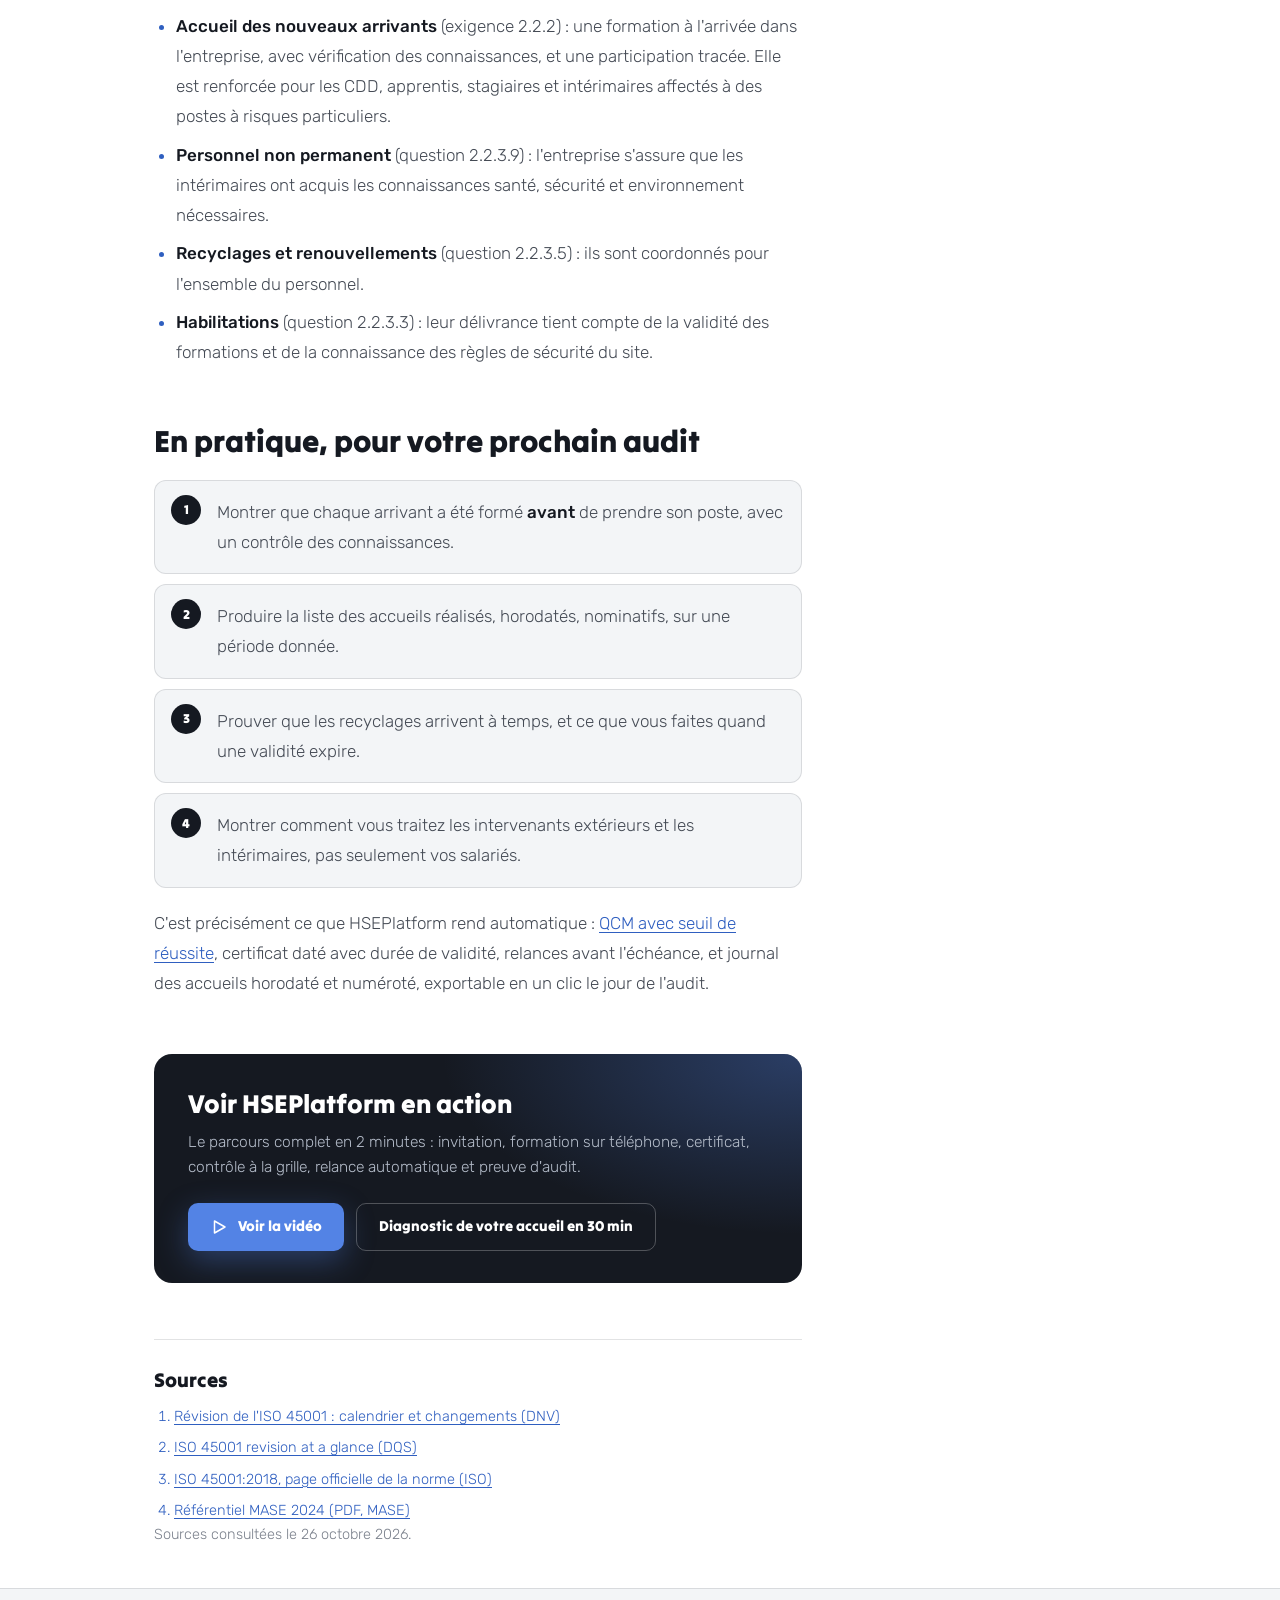
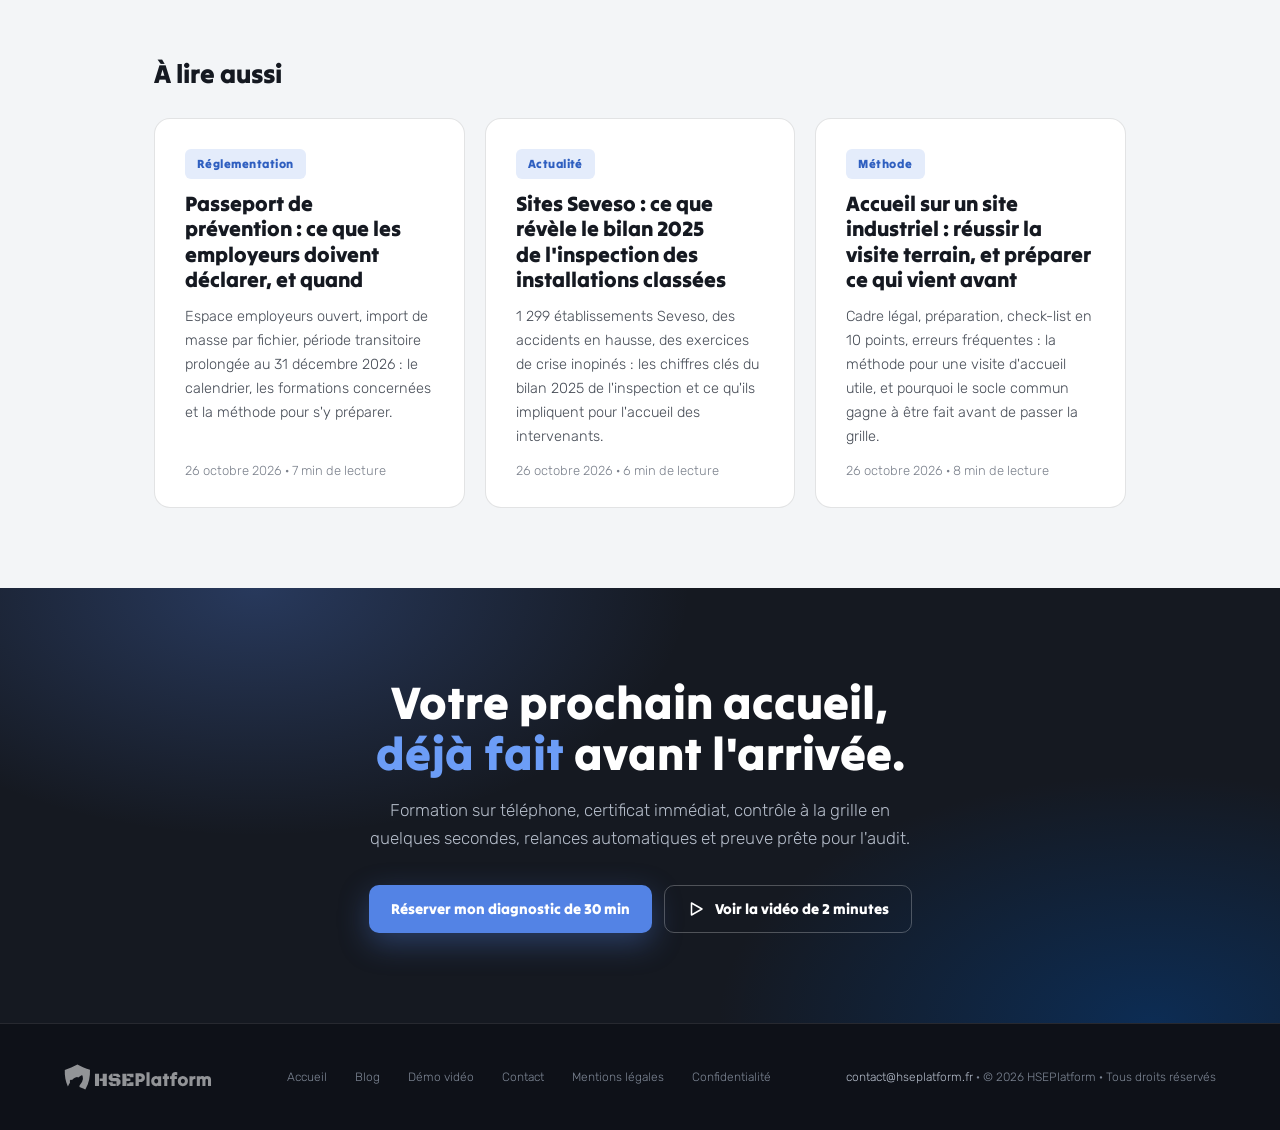
<file: blog/iso-45001-mase-2026.html>
<!DOCTYPE html>
<html lang="fr">
<head>
<meta charset="UTF-8">
<meta name="viewport" content="width=device-width, initial-scale=1.0">
<title>ISO 45001:2027 et MASE 2024 : ce qui change | HSEPlatform</title>
<meta name="description" content="ISO 45001 en révision, publication attendue en 2027 ; MASE 2024 seul référentiel audité depuis le 1er janvier 2026 : le point pour les responsables HSE.">
<meta name="author" content="Etienne Landre, HSEPlatform">
<meta name="robots" content="index, follow, max-image-preview:large">
<link rel="canonical" href="https://hseplatform.fr/blog/iso-45001-mase-2026.html">
<meta property="og:type" content="article">
<meta property="og:title" content="ISO 45001:2027 et MASE 2024 : ce qui change | HSEPlatform">
<meta property="og:description" content="ISO 45001 en révision, publication attendue en 2027 ; MASE 2024 seul référentiel audité depuis le 1er janvier 2026 : le point pour les responsables HSE.">
<meta property="og:url" content="https://hseplatform.fr/blog/iso-45001-mase-2026.html">
<meta property="og:image" content="https://hseplatform.fr/og/iso-45001-mase-2026.jpg">
<meta property="og:image:width" content="1200">
<meta property="og:image:height" content="630">
<meta property="og:locale" content="fr_FR">
<meta property="og:site_name" content="HSEPlatform">
<meta name="twitter:card" content="summary_large_image">
<meta name="twitter:title" content="ISO 45001:2027 et MASE 2024 : ce qui change | HSEPlatform">
<meta name="twitter:description" content="ISO 45001 en révision, publication attendue en 2027 ; MASE 2024 seul référentiel audité depuis le 1er janvier 2026 : le point pour les responsables HSE.">
<meta name="twitter:image" content="https://hseplatform.fr/og/iso-45001-mase-2026.jpg">
<script type="application/ld+json">
[
 {
  "@context": "https://schema.org",
  "@type": "BlogPosting",
  "headline": "ISO 45001 et MASE : où en sont les référentiels en 2026 ?",
  "description": "ISO 45001 en révision, publication attendue en 2027 ; MASE 2024 seul référentiel audité depuis le 1er janvier 2026 : le point pour les responsables HSE.",
  "image": [
   "https://hseplatform.fr/og/iso-45001-mase-2026.jpg"
  ],
  "datePublished": "2026-10-26",
  "dateModified": "2026-10-26",
  "author": {
   "@type": "Person",
   "name": "Etienne Landre",
   "jobTitle": "Cofondateur d'HSEPlatform",
   "url": "https://hseplatform.fr/"
  },
  "publisher": {
   "@type": "Organization",
   "name": "HSEPlatform",
   "url": "https://hseplatform.fr/",
   "logo": {
    "@type": "ImageObject",
    "url": "https://hseplatform.fr/icon-512.png"
   }
  },
  "inLanguage": "fr-FR",
  "mainEntityOfPage": {
   "@type": "WebPage",
   "@id": "https://hseplatform.fr/blog/iso-45001-mase-2026.html"
  },
  "articleSection": "Normes",
  "isPartOf": {
   "@type": "Blog",
   "name": "Blog HSEPlatform",
   "url": "https://hseplatform.fr/blog/"
  }
 },
 {
  "@context": "https://schema.org",
  "@type": "BreadcrumbList",
  "itemListElement": [
   {
    "@type": "ListItem",
    "position": 1,
    "name": "Accueil",
    "item": "https://hseplatform.fr/"
   },
   {
    "@type": "ListItem",
    "position": 2,
    "name": "Blog",
    "item": "https://hseplatform.fr/blog/"
   },
   {
    "@type": "ListItem",
    "position": 3,
    "name": "ISO 45001 et MASE : où en sont les référentiels en 2026 ?",
    "item": "https://hseplatform.fr/blog/iso-45001-mase-2026.html"
   }
  ]
 }
]
</script>
<link rel="icon" href="../favicon.ico" sizes="48x48">
<link rel="icon" href="../favicon.svg" type="image/svg+xml">
<link rel="icon" type="image/png" sizes="96x96" href="../favicon-96.png">
<link rel="apple-touch-icon" href="../apple-touch-icon.png">
<link rel="preconnect" href="https://fonts.googleapis.com">
<link rel="preconnect" href="https://fonts.gstatic.com" crossorigin>
<link href="https://fonts.googleapis.com/css2?family=Tilt+Warp&family=Rubik:ital,wght@0,300;0,400;0,500;1,300;1,400&display=swap" rel="stylesheet">
<link rel="stylesheet" href="blog.css?v=20261118">
</head>
<body>
<svg width="0" height="0" style="position:absolute" aria-hidden="true">
  <defs>
    <symbol id="lg-mark" viewBox="0 0 92.32 89.50"><g transform="translate(-161.07 -185.20)"><path d="M176.92 259.85 C178.11 257.30 182.09 251.19 182.58 249.21 C182.97 247.66 180.88 246.55 181.90 243.61 C183.47 239.06 188.19 242.07 188.96 241.68 C189.70 241.32 191.02 239.43 191.92 238.73 C194.71 236.58 204.02 231.04 207.26 231.09 C208.75 231.11 209.67 233.10 211.20 232.77 C213.32 231.80 222.45 225.15 223.95 225.19 C224.41 225.20 225.63 225.98 225.95 226.33 C227.07 227.60 227.90 236.42 227.67 238.38 C227.43 240.29 225.58 245.81 224.71 247.61 C222.57 252.02 212.21 261.61 216.49 266.51 C216.86 266.93 217.35 267.15 217.83 267.42 C222.93 270.27 230.05 271.87 235.55 274.53 C235.67 274.58 235.78 274.65 235.89 274.70 C236.34 274.06 236.73 273.47 237.03 272.98 C248.94 253.51 253.39 228.18 252.54 205.57 C237.20 202.37 222.01 194.81 208.27 187.20 C194.09 194.95 179.23 201.41 163.83 206.35 C163.07 225.46 166.28 246.68 174.76 264.75 C175.47 263.04 176.20 261.40 176.92 259.85 Z"/></g></symbol>
    <symbol id="lg-full" viewBox="0 0 519.50 91.50"><g transform="translate(-161.07 -185.20)"><path d="M176.92 259.85 C178.11 257.30 182.09 251.19 182.58 249.21 C182.97 247.66 180.88 246.55 181.90 243.61 C183.47 239.06 188.19 242.07 188.96 241.68 C189.70 241.32 191.02 239.43 191.92 238.73 C194.71 236.58 204.02 231.04 207.26 231.09 C208.75 231.11 209.67 233.10 211.20 232.77 C213.32 231.80 222.45 225.15 223.95 225.19 C224.41 225.20 225.63 225.98 225.95 226.33 C227.07 227.60 227.90 236.42 227.67 238.38 C227.43 240.29 225.58 245.81 224.71 247.61 C222.57 252.02 212.21 261.61 216.49 266.51 C216.86 266.93 217.35 267.15 217.83 267.42 C222.93 270.27 230.05 271.87 235.55 274.53 C235.67 274.58 235.78 274.65 235.89 274.70 C236.34 274.06 236.73 273.47 237.03 272.98 C248.94 253.51 253.39 228.18 252.54 205.57 C237.20 202.37 222.01 194.81 208.27 187.20 C194.09 194.95 179.23 201.41 163.83 206.35 C163.07 225.46 166.28 246.68 174.76 264.75 C175.47 263.04 176.20 261.40 176.92 259.85 Z"/><path d="M297.32665246352553 262.39849853515625V244.90547385439277H286.68154653534293V236.27255258336663H297.22928868979216V219.33125595375896H311.70403638482094V262.39849853515625ZM270.06479581817985 262.39849853515625V219.33125595375896H284.4097251482308V262.39849853515625Z M345.6504305116832 262.39849853515625V246.26856668666005H327.0214951373637L318.38857386633754 237.63564541563392V227.93172263354063L327.0214951373637 219.33125595375896H331.88968382403255V234.61736842989922H351.6869844831526L360.02781443297863 243.25028970092535V253.79803185537457L351.42734775319695 262.39849853515625ZM345.6504305116832 231.40436389669776V227.0879032611847H334.1615052111447V219.33125595375896H351.3948931619525L358.8594491481781 226.82826653122902V231.40436389669776ZM325.62594771385193 262.39849853515625 318.38857386633754 253.79803185537457V249.4815712198615H332.7335031963885V254.60939663648605H343.3786091245711V262.39849853515625Z M366.5615914724767 262.39849853515625V219.33125595375896H380.90652080252767V236.40237094834447H394.6348128989339V244.710746306926H380.90652080252767V262.39849853515625ZM392.1033547818661 231.79381899163127V227.67208590358496H383.1783421896398V219.33125595375896H405.6044647395611V231.79381899163127ZM383.1783421896398 262.39849853515625V253.79803185537457H391.25953540951014V249.4815712198615H405.6044647395611V262.39849853515625Z M412.93260368347165 262.39849853515625Q412.93260368347165 251.40382189941405 412.93260368347165 240.14736724853515Q412.93260368347165 228.89091259765627 412.93260368347165 217.89623596191407Q416.99016291809085 217.89623596191407 421.0804444046021 217.89623596191407Q425.1707258911133 217.89623596191407 429.16284062194825 217.89623596191407Q434.2020674133301 217.89623596191407 437.9324041290283 219.82684882354738Q441.66274084472656 221.75746168518066 443.7569649658203 225.22602038574217Q445.8511890869141 228.69457908630372 445.8511890869141 233.34113885498047Q445.8511890869141 237.92225411987306 443.7896872177124 241.39081282043458Q441.72818534851075 244.8593715209961 438.16145989227294 246.7572621307373Q434.59473443603514 248.6551527404785 430.0790636749268 248.6551527404785Q428.6392845916748 248.6551527404785 427.2322277603149 248.6551527404785Q425.82517092895506 248.6551527404785 424.3853918457031 248.6551527404785Q424.3853918457031 252.05826693725587 424.3853918457031 255.5268256378174Q424.3853918457031 258.9953843383789 424.3853918457031 262.39849853515625Q421.5712781829834 262.39849853515625 418.6917200164795 262.39849853515625Q415.8121618499756 262.39849853515625 412.93260368347165 262.39849853515625ZM429.16284062194825 228.17102305603026Q427.984839553833 228.17102305603026 426.7741162338257 228.17102305603026Q425.56339291381835 228.17102305603026 424.3853918457031 228.17102305603026Q424.3853918457031 230.78880320739745 424.3853918457031 233.43930561065673Q424.3853918457031 236.089808013916 424.3853918457031 238.7075881652832Q425.69428192138673 238.7075881652832 427.1013387527466 238.7075881652832Q428.50839558410644 238.7075881652832 429.81728565979006 238.7075881652832Q431.8460652770996 238.7075881652832 433.1222331008911 237.20236457824706Q434.3984009246826 235.69714099121094 434.3984009246826 233.47202786254883Q434.3984009246826 231.18147023010255 433.0240663452148 229.6762466430664Q431.64973176574705 228.17102305603026 429.16284062194825 228.17102305603026Z M451.4139749145508 262.39849853515625Q451.4139749145508 250.55304335021972 451.4139749145508 238.51125465393068Q451.4139749145508 226.4694659576416 451.4139749145508 214.62401077270508Q454.0971995697021 214.62401077270508 456.8458687286377 214.62401077270508Q459.59453788757327 214.62401077270508 462.21231803894045 214.62401077270508Q462.21231803894045 226.4694659576416 462.21231803894045 238.51125465393068Q462.21231803894045 250.55304335021972 462.21231803894045 262.39849853515625Q459.59453788757327 262.39849853515625 456.8458687286377 262.39849853515625Q454.0971995697021 262.39849853515625 451.4139749145508 262.39849853515625Z M492.3167785644531 262.39849853515625Q492.3167785644531 261.8749425048828 492.3167785644531 261.3841087265015Q492.3167785644531 260.8932749481201 492.3167785644531 260.4351634216309Q490.68066596984863 261.80949800109863 488.61916410064697 262.56210979461673Q486.5576622314453 263.3147215881348 484.20166009521483 263.3147215881348Q480.8639904022217 263.3147215881348 477.9189877319336 262.0385537643433Q474.9739850616455 260.7623859405518 472.71614968109134 258.3736615524292Q470.4583143005371 255.98493716430664 469.18214647674563 252.71271197509765Q467.9059786529541 249.44048678588868 467.9059786529541 245.4483720550537Q467.9059786529541 241.39081282043458 469.18214647674563 238.11858763122558Q470.4583143005371 234.8463624420166 472.71614968109134 232.5230825576782Q474.9739850616455 230.19980267333983 477.9189877319336 228.92363484954834Q480.8639904022217 227.64746702575684 484.13621559143064 227.64746702575684Q486.4922177276611 227.64746702575684 488.5864418487549 228.4000788192749Q490.68066596984863 229.15269061279298 492.3167785644531 230.46158068847657Q492.3167785644531 229.93802465820312 492.3167785644531 229.47991313171386Q492.3167785644531 229.0218016052246 492.3167785644531 228.56369007873536Q495.0000032196045 228.56369007873536 497.74867237854005 228.56369007873536Q500.49734153747556 228.56369007873536 503.11512168884275 228.56369007873536Q503.11512168884275 236.94058656311034 503.11512168884275 245.4810943069458Q503.11512168884275 254.02160205078124 503.11512168884275 262.39849853515625Q500.49734153747556 262.39849853515625 497.74867237854005 262.39849853515625Q495.0000032196045 262.39849853515625 492.3167785644531 262.39849853515625ZM485.6414391784668 253.75982403564453Q485.6414391784668 253.75982403564453 485.6414391784668 253.75982403564453Q485.6414391784668 253.75982403564453 485.6414391784668 253.75982403564453Q488.7827753601074 253.75982403564453 490.68066596984863 251.46926640319825Q492.5785565795898 249.17870877075197 492.5785565795898 245.4483720550537Q492.5785565795898 241.71803533935548 490.68066596984863 239.4601999588013Q488.7827753601074 237.20236457824709 485.6414391784668 237.20236457824709Q482.434658493042 237.20236457824709 480.56949013519284 239.4274777069092Q478.70432177734375 241.6525908355713 478.70432177734375 245.4483720550537Q478.70432177734375 249.24415327453613 480.56949013519284 251.50198865509032Q482.434658493042 253.75982403564453 485.6414391784668 253.75982403564453Z M513.8480200042725 262.39849853515625Q513.8480200042725 256.37760418701174 513.8480200042725 250.29126533508304Q513.8480200042725 244.2049264831543 513.8480200042725 238.24947663879394Q512.5391299285889 238.24947663879394 511.19751760101315 238.24947663879394Q509.8559052734375 238.24947663879394 508.5470151977539 238.24947663879394Q508.5470151977539 235.8280299987793 508.5470151977539 233.40658335876464Q508.5470151977539 230.98513671875 508.5470151977539 228.56369007873536Q509.8559052734375 228.56369007873536 511.19751760101315 228.56369007873536Q512.5391299285889 228.56369007873536 513.8480200042725 228.56369007873536Q513.8480200042725 226.27313244628908 513.8480200042725 224.01529706573487Q513.8480200042725 221.75746168518066 513.8480200042725 219.53234855651857Q516.5312446594238 219.53234855651857 519.2799138183593 219.53234855651857Q522.028582977295 219.53234855651857 524.6463631286621 219.53234855651857Q524.6463631286621 221.75746168518066 524.6463631286621 224.01529706573487Q524.6463631286621 226.27313244628908 524.6463631286621 228.56369007873536Q526.1515867156983 228.56369007873536 527.7222548065185 228.56369007873536Q529.2929228973388 228.56369007873536 530.798146484375 228.56369007873536Q530.798146484375 230.98513671875 530.798146484375 233.40658335876464Q530.798146484375 235.8280299987793 530.798146484375 238.24947663879394Q529.2929228973388 238.24947663879394 527.7222548065185 238.24947663879394Q526.1515867156983 238.24947663879394 524.6463631286621 238.24947663879394Q524.6463631286621 244.2049264831543 524.6463631286621 250.29126533508304Q524.6463631286621 256.37760418701174 524.6463631286621 262.39849853515625Q522.028582977295 262.39849853515625 519.2799138183593 262.39849853515625Q516.5312446594238 262.39849853515625 513.8480200042725 262.39849853515625Z M534.2667112426758 238.24947663879394Q534.2667112426758 235.8280299987793 534.2667112426758 233.40658335876464Q534.2667112426758 230.98513671875 534.2667112426758 228.56369007873536Q535.5756013183594 228.56369007873536 536.9172136459351 228.56369007873536Q538.2588259735107 228.56369007873536 539.5677160491944 228.56369007873536Q539.5677160491944 228.23646755981446 539.5677160491944 227.97468954467774Q539.5677160491944 227.71291152954103 539.5677160491944 227.4511335144043Q539.5677160491944 223.06635176086428 541.3674399032593 220.0886268386841Q543.1671637573243 217.1109019165039 546.1448886795044 215.5075115737915Q549.1226136016845 213.9041212310791 552.6893390579223 213.6750654678345Q556.2560645141601 213.44600970458984 559.7900677185058 214.62401077270508Q559.7900677185058 217.04545741271974 559.7900677185058 219.59779306030276Q559.7900677185058 222.15012870788576 559.7900677185058 224.63701985168458Q555.8633974914551 223.328129776001 553.1147283325195 224.11346382141113Q550.366059173584 224.8987978668213 550.366059173584 227.51657801818848Q550.366059173584 227.7783560333252 550.366059173584 228.04013404846194Q550.366059173584 228.30191206359865 550.366059173584 228.56369007873536Q552.3948387908936 228.56369007873536 554.4236184082031 228.56369007873536Q556.4523980255127 228.56369007873536 558.4811776428222 228.56369007873536Q558.4811776428222 230.98513671875 558.4811776428222 233.40658335876464Q558.4811776428222 235.8280299987793 558.4811776428222 238.24947663879394Q556.4523980255127 238.24947663879394 554.4236184082031 238.24947663879394Q552.3948387908936 238.24947663879394 550.366059173584 238.24947663879394Q550.366059173584 244.2049264831543 550.366059173584 250.29126533508304Q550.366059173584 256.37760418701174 550.366059173584 262.39849853515625Q547.7482790222168 262.39849853515625 544.9996098632812 262.39849853515625Q542.2509407043457 262.39849853515625 539.5677160491944 262.39849853515625Q539.5677160491944 256.37760418701174 539.5677160491944 250.29126533508304Q539.5677160491944 244.2049264831543 539.5677160491944 238.24947663879394Q538.2588259735107 238.24947663879394 536.9172136459351 238.24947663879394Q535.5756013183594 238.24947663879394 534.2667112426758 238.24947663879394Z M579.4234512329101 263.4456105957031Q579.4234512329101 263.4456105957031 579.4234512329101 263.4456105957031Q579.4234512329101 263.4456105957031 579.4234512329101 263.4456105957031Q575.6276700134277 263.4456105957031 572.3554448242187 262.10399826812744Q569.0832196350098 260.7623859405518 566.6617729949951 258.308217048645Q564.2403263549804 255.8540481567383 562.8987140274048 252.58182296752932Q561.5571016998291 249.30959777832032 561.5571016998291 245.4483720550537Q561.5571016998291 241.5871463317871 562.8987140274048 238.3149211425781Q564.2403263549804 235.04269595336913 566.6617729949951 232.6212493133545Q569.0832196350098 230.19980267333983 572.3554448242187 228.85819034576417Q575.6276700134277 227.51657801818848 579.4234512329101 227.51657801818848Q583.2846769561768 227.51657801818848 586.5241798934937 228.85819034576417Q589.7636828308106 230.19980267333983 592.1851294708251 232.6212493133545Q594.6065761108398 235.04269595336913 595.9481884384155 238.3149211425781Q597.2898007659912 241.5871463317871 597.2898007659912 245.4483720550537Q597.2898007659912 249.30959777832032 595.9481884384155 252.58182296752932Q594.6065761108398 255.8540481567383 592.1851294708251 258.308217048645Q589.7636828308106 260.7623859405518 586.5241798934937 262.10399826812744Q583.2846769561768 263.4456105957031 579.4234512329101 263.4456105957031ZM579.4234512329101 253.69437953186036Q579.4234512329101 253.69437953186036 579.4234512329101 253.69437953186036Q579.4234512329101 253.69437953186036 579.4234512329101 253.69437953186036Q582.630231918335 253.69437953186036 584.5608447799682 251.371099647522Q586.4914576416015 249.04781976318358 586.4914576416015 245.4483720550537Q586.4914576416015 241.78347984313965 584.5608447799682 239.52564446258543Q582.630231918335 237.26780908203125 579.4234512329101 237.26780908203125Q576.2166705474854 237.26780908203125 574.286057685852 239.52564446258543Q572.3554448242187 241.78347984313965 572.3554448242187 245.4483720550537Q572.3554448242187 249.04781976318358 574.286057685852 251.371099647522Q576.2166705474854 253.69437953186036 579.4234512329101 253.69437953186036Z M602.6562714385987 262.39849853515625Q602.6562714385987 254.02160205078124 602.6562714385987 245.4810943069458Q602.6562714385987 236.94058656311034 602.6562714385987 228.56369007873536Q605.33949609375 228.56369007873536 608.0881652526855 228.56369007873536Q610.8368344116211 228.56369007873536 613.4546145629882 228.56369007873536Q613.4546145629882 229.0218016052246 613.4546145629882 229.47991313171386Q613.4546145629882 229.93802465820312 613.4546145629882 230.39613618469238Q615.4833941802979 228.95635710144043 618.0357298278809 228.23646755981446Q620.5880654754638 227.51657801818848 623.5985126495361 227.8438005371094Q623.5985126495361 230.46158068847657 623.5985126495361 233.14480534362792Q623.5985126495361 235.8280299987793 623.5985126495361 238.44581015014649Q618.428396850586 237.7259206085205 615.9415057067871 239.3293109512329Q613.4546145629882 240.9327012939453 613.4546145629882 244.5321490020752Q613.4546145629882 248.91693075561523 613.4546145629882 253.43260151672362Q613.4546145629882 257.948272277832 613.4546145629882 262.39849853515625Q610.8368344116211 262.39849853515625 608.0881652526855 262.39849853515625Q605.33949609375 262.39849853515625 602.6562714385987 262.39849853515625Z M628.5068573760987 262.39849853515625Q628.5068573760987 254.02160205078124 628.5068573760987 245.4810943069458Q628.5068573760987 236.94058656311034 628.5068573760987 228.56369007873536Q631.19008203125 228.56369007873536 633.9387511901855 228.56369007873536Q636.6874203491211 228.56369007873536 639.3052005004882 228.56369007873536Q639.3052005004882 229.0218016052246 639.3052005004882 229.4144686279297Q639.3052005004882 229.80713565063476 639.3052005004882 230.26524717712402Q641.0067575988769 229.0218016052246 643.1009817199706 228.33463431549072Q645.1952058410644 227.64746702575684 647.4203189697265 227.64746702575684Q649.8417656097412 227.64746702575684 651.8705452270508 228.46552332305907Q653.8993248443603 229.28357962036134 655.3391039276123 230.85424771118164Q657.433328048706 229.3490241241455 660.0838304519652 228.49824557495117Q662.7343328552246 227.64746702575684 665.5484465179443 227.64746702575684Q669.5405612487793 227.64746702575684 672.4528416671753 229.28357962036134Q675.3651220855713 230.91969221496583 676.9685124282837 233.9301393890381Q678.5719027709961 236.94058656311034 678.5719027709961 241.19447930908203Q678.5719027709961 246.4300396118164 678.5719027709961 251.79648892211912Q678.5719027709961 257.1629382324219 678.5719027709961 262.39849853515625Q675.954122619629 262.39849853515625 673.2054534606934 262.39849853515625Q670.4567843017578 262.39849853515625 667.7735596466065 262.39849853515625Q667.7735596466065 257.4901607513428 667.7735596466065 252.45093395996093Q667.7735596466065 247.4117071685791 667.7735596466065 242.50336938476562Q667.7735596466065 240.27825625610353 666.7591698379517 238.87119942474368Q665.7447800292969 237.4641425933838 663.5196669006348 237.4641425933838Q661.3599982757569 237.4641425933838 660.1492749557495 238.8057549209595Q658.9385516357422 240.14736724853515 658.9385516357422 242.50336938476562Q658.9385516357422 247.4117071685791 658.9385516357422 252.45093395996093Q658.9385516357422 257.4901607513428 658.9385516357422 262.39849853515625Q656.320771484375 262.39849853515625 653.5721023254395 262.39849853515625Q650.823433166504 262.39849853515625 648.1402085113525 262.39849853515625Q648.1402085113525 257.4901607513428 648.1402085113525 252.45093395996093Q648.1402085113525 247.4117071685791 648.1402085113525 242.50336938476562Q648.1402085113525 240.27825625610353 647.1258187026978 238.87119942474368Q646.111428894043 237.4641425933838 643.8863157653809 237.4641425933838Q641.7266471405029 237.4641425933838 640.5159238204956 238.8057549209595Q639.3052005004882 240.14736724853515 639.3052005004882 242.50336938476562Q639.3052005004882 247.4117071685791 639.3052005004882 252.45093395996093Q639.3052005004882 257.4901607513428 639.3052005004882 262.39849853515625Q636.6874203491211 262.39849853515625 633.9387511901855 262.39849853515625Q631.19008203125 262.39849853515625 628.5068573760987 262.39849853515625Z"/></g></symbol>
  </defs>
</svg>
<div class="sp" id="sp"></div>
<nav id="nav">
  <a href="../" class="nav-logo" aria-label="HSEPlatform, accueil"><svg class="lg" viewBox="0 0 519.50 91.50" aria-hidden="true"><use href="#lg-full"/></svg></a>
  <div class="nav-links">
    <a href="../#grille">Le parcours</a>
    <a href="../#solution">Solution</a>
    <a href="../#demo">Démo</a>
    <a href="./" class="on" aria-current="page">Blog</a>
  </div>
  <a href="../#contact" class="nav-cta">Diagnostic 30 min</a>
</nav>

<header class="bh">
  <div class="bh-in narrow">
    <div class="crumbs" aria-label="Fil d'Ariane"><a href="../">Accueil</a><span aria-hidden="true">›</span><a href="./">Blog</a><span aria-hidden="true">›</span><span>Normes</span></div>
    <span class="cat">Normes</span>
    <h1 style="margin-top:18px">ISO 45001 et MASE : où en sont les référentiels en 2026 ?</h1>
    <div class="meta">
      <div class="who"><span class="av" aria-hidden="true">EL</span><div><b>Etienne Landre</b><small>Cofondateur d&#x27;HSEPlatform</small></div></div>
      <span class="dot" aria-hidden="true"></span>
      <time datetime="2026-10-26">26 octobre 2026</time>
      <span class="dot" aria-hidden="true"></span>
      <span>7 min de lecture</span>
    </div>
  </div>
</header>

<main class="art">
  <article class="prose">
<p class="lead">Deux référentiels structurent la santé sécurité de la plupart des sites industriels et de leurs sous-traitants : l'ISO 45001 et le MASE. Le premier est en pleine révision, le second a changé de version au 1er janvier 2026. Le point, sans jargon, sur ce qui bouge et sur ce que vos auditeurs regarderont.</p>

<h2 id="iso-45001">ISO 45001 : la révision entre dans sa dernière ligne droite</h2>
<ul class="timeline">
  <li><b>Fin 2023</b><span>La révision de l'ISO 45001:2018 est confirmée.</span></li>
  <li><b>Juillet 2025</b><span>Publication du projet de comité (CD).</span></li>
  <li><b>Juin 2026</b><span>Publication du projet de norme internationale (DIS), soumis au vote et aux commentaires des pays membres. Le vote s'est clos le 8 septembre 2026.</span></li>
  <li><b>Prochaine étape</b><span>Le projet final (FDIS), puis la publication, attendue en 2027, probablement au second semestre.</span></li>
</ul>
<p>D'ici là, l'ISO 45001:2018 reste la référence pour la certification, y compris son amendement de 2024 sur le changement climatique. La durée de la période de transition n'est pas encore fixée officiellement ; les organismes de certification évoquent trois ans, comme pour les révisions récentes d'autres normes de système de management.</p>

<h3>Ce qui devrait changer</h3>
<p>Ces évolutions sont tirées du projet DIS et peuvent encore bouger d'ici la publication :</p>
<ul>
  <li><strong>Structure harmonisée</strong> : la norme s'aligne sur la structure commune des normes ISO de système de management, avec quelques clauses réorganisées.</li>
  <li><strong>Risques psychosociaux</strong> explicitement cités dans l'identification des dangers (charge de travail, comportements managériaux, harcèlement), en lien avec l'ISO 45003.</li>
  <li><strong>Changement climatique</strong> conservé comme facteur à prendre en compte.</li>
  <li><strong>Bien-être au travail et diversité des travailleurs</strong> davantage mis en avant, au-delà de la seule prévention des atteintes.</li>
  <li><strong>Évaluation des risques</strong> : ses résultats devront être documentés, et non plus seulement sa méthode.</li>
  <li><strong>Nouvelles clauses</strong> sur la planification des changements, la santé au travail, le retour au travail et les processus externalisés.</li>
  <li><strong>Participation des travailleurs</strong> renforcée, engagement de la direction à montrer l'exemple, signalement et protection contre les représailles.</li>
</ul>

<h3>Et pour l'accueil sécurité ?</h3>
<p>Dans la version actuelle comme dans la future, l'auditeur cherche les mêmes preuves : la compétence et la sensibilisation des personnes (chapitres 7.2 et 7.3 de l'ISO 45001:2018), et la maîtrise des prestataires et sous-traitants (chapitre 8.1.4). Concrètement : qui a été formé, sur quelle version des consignes, quand, avec quel résultat, et comment vous vous assurez que les intervenants extérieurs le sont aussi.</p>

<h2 id="mase">MASE : le référentiel 2024 est désormais le seul audité</h2>
<p>Le réseau <a href="glossaire-accueil-securite.html#mase">MASE</a> a publié une nouvelle version de son référentiel en septembre 2024. L'année 2025 a servi de transition, avec le choix entre la version 2014 et la version 2024. <strong>Depuis le 1er janvier 2026, seule la version 2024 est auditée.</strong> Les certificats obtenus sur la version 2014 restent valables jusqu'à leur échéance.</p>
<p>Le référentiel garde ses 5 axes et ses 5 000 points, mais la pondération change nettement :</p>
<div class="tbl"><table>
  <thead><tr><th>Axe</th><th>Version 2014</th><th>Version 2024</th></tr></thead>
  <tbody>
    <tr><td>1. Engagement de la direction de l'entreprise</td><td>1 000</td><td>900</td></tr>
    <tr><td>2. Compétences et qualifications professionnelles</td><td>1 000</td><td>800</td></tr>
    <tr><td>3. Organisation du travail</td><td>1 000</td><td>1 300</td></tr>
    <tr><td>4. Efficacité du système de management</td><td>900</td><td>1 100</td></tr>
    <tr><td>5. Bilan et amélioration continue</td><td>1 100</td><td>900</td></tr>
  </tbody>
</table></div>
<p>Les axes 3 et 4 pèsent désormais 48 % de la note : le référentiel valorise l'application réelle sur le terrain plus que l'existence de procédures. La version 2024 introduit aussi les facteurs organisationnels et humains et renforce les questions de santé et d'environnement. La certification reste délivrée pour trois ans, avec des audits de suivi annuels. Elle n'est pas obligatoire, mais de nombreux donneurs d'ordre de l'industrie, de la chimie et de l'énergie l'exigent pour accéder à leurs sites.</p>

<h3>Ce que le MASE 2024 attend de l'accueil</h3>
<ul>
  <li><strong>Accueil des nouveaux arrivants</strong> (exigence 2.2.2) : une formation à l'arrivée dans l'entreprise, avec vérification des connaissances, et une participation tracée. Elle est renforcée pour les CDD, apprentis, stagiaires et intérimaires affectés à des postes à risques particuliers.</li>
  <li><strong>Personnel non permanent</strong> (question 2.2.3.9) : l'entreprise s'assure que les intérimaires ont acquis les connaissances santé, sécurité et environnement nécessaires.</li>
  <li><strong>Recyclages et renouvellements</strong> (question 2.2.3.5) : ils sont coordonnés pour l'ensemble du personnel.</li>
  <li><strong>Habilitations</strong> (question 2.2.3.3) : leur délivrance tient compte de la validité des formations et de la connaissance des règles de sécurité du site.</li>
</ul>

<h2 id="audit">En pratique, pour votre prochain audit</h2>
<ol class="steps">
  <li>Montrer que chaque arrivant a été formé <strong>avant</strong> de prendre son poste, avec un contrôle des connaissances.</li>
  <li>Produire la liste des accueils réalisés, horodatés, nominatifs, sur une période donnée.</li>
  <li>Prouver que les recyclages arrivent à temps, et ce que vous faites quand une validité expire.</li>
  <li>Montrer comment vous traitez les intervenants extérieurs et les intérimaires, pas seulement vos salariés.</li>
</ol>
<p>C'est précisément ce que HSEPlatform rend automatique : <a href="accueil-securite-google-forms-microsoft-forms-kahoot-lms.html">QCM avec seuil de réussite</a>, certificat daté avec durée de validité, relances avant l'échéance, et journal des accueils horodaté et numéroté, exportable en un clic le jour de l'audit.</p>

    <aside class="cta-box" aria-label="Démo HSEPlatform">
      <div class="cb-t">Voir HSEPlatform en action</div>
      <p>Le parcours complet en 2 minutes : invitation, formation sur téléphone, certificat, contrôle à la grille, relance automatique et preuve d'audit.</p>
      <div class="cta-row">
        <a class="btn main" href="../#demo"><svg viewBox="0 0 24 24"><polygon points="6 4 20 12 6 20 6 4"/></svg>Voir la vidéo</a>
        <a class="btn ghost" href="../#contact">Diagnostic de votre accueil en 30 min</a>
      </div>
    </aside>

    <section class="sources" aria-labelledby="src-t">
      <h2 id="src-t">Sources</h2>
      <ol>
        <li><a href="https://www.dnv.com/assurance/Management-Systems/new-iso/transition/revision-iso-45001/" target="_blank" rel="noopener">Révision de l&#x27;ISO 45001 : calendrier et changements (DNV)</a></li>
        <li><a href="https://www.dqsglobal.com/en/explore/focus-area/iso-45001-revision-at-a-glance" target="_blank" rel="noopener">ISO 45001 revision at a glance (DQS)</a></li>
        <li><a href="https://www.iso.org/standard/63787.html" target="_blank" rel="noopener">ISO 45001:2018, page officielle de la norme (ISO)</a></li>
        <li><a href="https://mase-asso.fr/wp-content/uploads/2024/09/Referentiel-MASE-2024-V24092024-PAYSAGE.pdf" target="_blank" rel="noopener">Référentiel MASE 2024 (PDF, MASE)</a></li>
      </ol>
      <p class="note">Sources consultées le 26 octobre 2026.</p>
    </section>
  </article>

  <aside class="toc" aria-label="Sommaire">
    <div class="toc-t">Sommaire</div>
      <a href="#iso-45001">ISO 45001 : la révision entre dans sa dernière ligne droite</a>
      <a href="#mase">MASE : le référentiel 2024 est désormais le seul audité</a>
      <a href="#audit">En pratique, pour votre prochain audit</a>
    <div class="toc-cta">
      <p>Le parcours d'accueil complet, en vidéo : 2 minutes.</p>
      <a class="btn light" href="../#demo">Voir la démo</a>
    </div>
  </aside>
</main>

<section class="related" aria-labelledby="rel-t">
  <div class="wrap">
    <h2 id="rel-t">À lire aussi</h2>
    <div class="rgrid">
    <a class="card" href="passeport-de-prevention-employeurs.html">
      <span class="tag">Réglementation</span>
      <h3>Passeport de prévention : ce que les employeurs doivent déclarer, et quand</h3>
      <p>Espace employeurs ouvert, import de masse par fichier, période transitoire prolongée au 31 décembre 2026 : le calendrier, les formations concernées et la méthode pour s&#x27;y préparer.</p>
      <span class="small-meta">26 octobre 2026 · 7 min de lecture</span>
    </a>
    <a class="card" href="sites-seveso-bilan-inspection-2025.html">
      <span class="tag">Actualité</span>
      <h3>Sites Seveso : ce que révèle le bilan 2025 de l&#x27;inspection des installations classées</h3>
      <p>1 299 établissements Seveso, des accidents en hausse, des exercices de crise inopinés : les chiffres clés du bilan 2025 de l&#x27;inspection et ce qu&#x27;ils impliquent pour l&#x27;accueil des intervenants.</p>
      <span class="small-meta">26 octobre 2026 · 6 min de lecture</span>
    </a>
    <a class="card" href="accueil-securite-visite-site-industriel.html">
      <span class="tag">Méthode</span>
      <h3>Accueil sur un site industriel : réussir la visite terrain, et préparer ce qui vient avant</h3>
      <p>Cadre légal, préparation, check-list en 10 points, erreurs fréquentes : la méthode pour une visite d&#x27;accueil utile, et pourquoi le socle commun gagne à être fait avant de passer la grille.</p>
      <span class="small-meta">26 octobre 2026 · 8 min de lecture</span>
    </a>
    </div>
  </div>
</section>

<section class="endcta">
  <h2>Votre prochain accueil, <em>déjà fait</em> avant l'arrivée.</h2>
  <p>Formation sur téléphone, certificat immédiat, contrôle à la grille en quelques secondes, relances automatiques et preuve prête pour l'audit.</p>
  <div class="cta-row">
    <a class="btn main" href="../#contact">Réserver mon diagnostic de 30 min</a>
    <a class="btn ghost" href="../#demo"><svg viewBox="0 0 24 24"><polygon points="6 4 20 12 6 20 6 4"/></svg>Voir la vidéo de 2 minutes</a>
  </div>
</section>

<footer>
  <div class="ft-logo"><svg class="lg" viewBox="0 0 519.50 91.50" aria-hidden="true"><use href="#lg-full"/></svg></div>
  <div class="ft-links">
    <a href="../">Accueil</a>
    <a href="./">Blog</a>
    <a href="../#demo">Démo vidéo</a>
    <a href="../#contact">Contact</a>
    <a href="../#mentions-legales">Mentions légales</a>
    <a href="../#confidentialite">Confidentialité</a>
  </div>
  <div class="ft-copy"><a href="mailto:contact@hseplatform.fr">contact@hseplatform.fr</a> · © 2026 HSEPlatform · Tous droits réservés</div>
</footer>
<script>
(function(){
  var nav=document.getElementById('nav'),sp=document.getElementById('sp');
  function onScroll(){
    nav.classList.toggle('sc',window.scrollY>40);
    if(sp){var h=document.documentElement.scrollHeight-window.innerHeight;sp.style.width=(h>0?window.scrollY/h*100:0)+'%';}
  }
  window.addEventListener('scroll',onScroll,{passive:true});onScroll();
  var links=[].slice.call(document.querySelectorAll('.toc a[href^="#"]'));
  if(links.length&&'IntersectionObserver' in window){
    var map={};links.forEach(function(a){map[a.getAttribute('href').slice(1)]=a;});
    var io=new IntersectionObserver(function(es){es.forEach(function(e){if(e.isIntersecting){links.forEach(function(l){l.classList.remove('on');});var a=map[e.target.id];if(a)a.classList.add('on');}});},{rootMargin:'-20% 0px -70% 0px'});
    Object.keys(map).forEach(function(id){var el=document.getElementById(id);if(el)io.observe(el);});
  }
})();
</script>
</body>
</html>
</file>
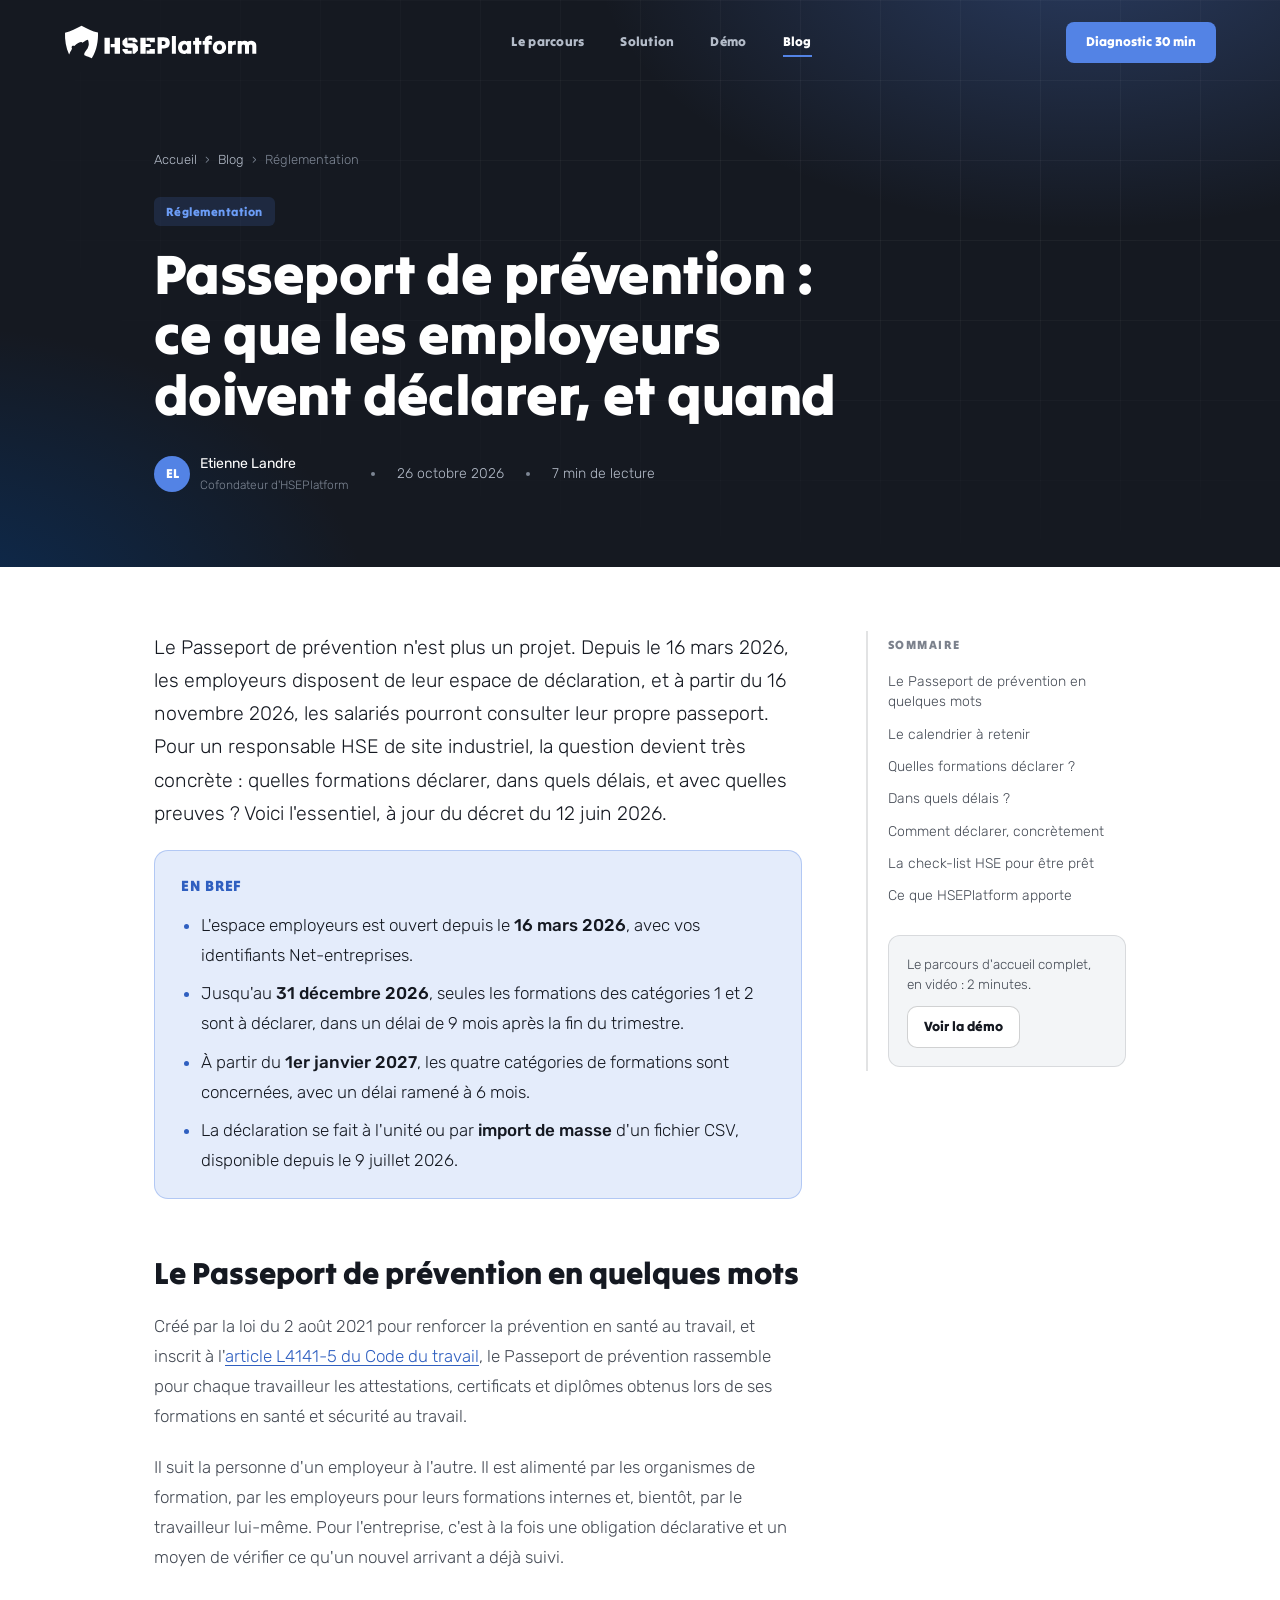
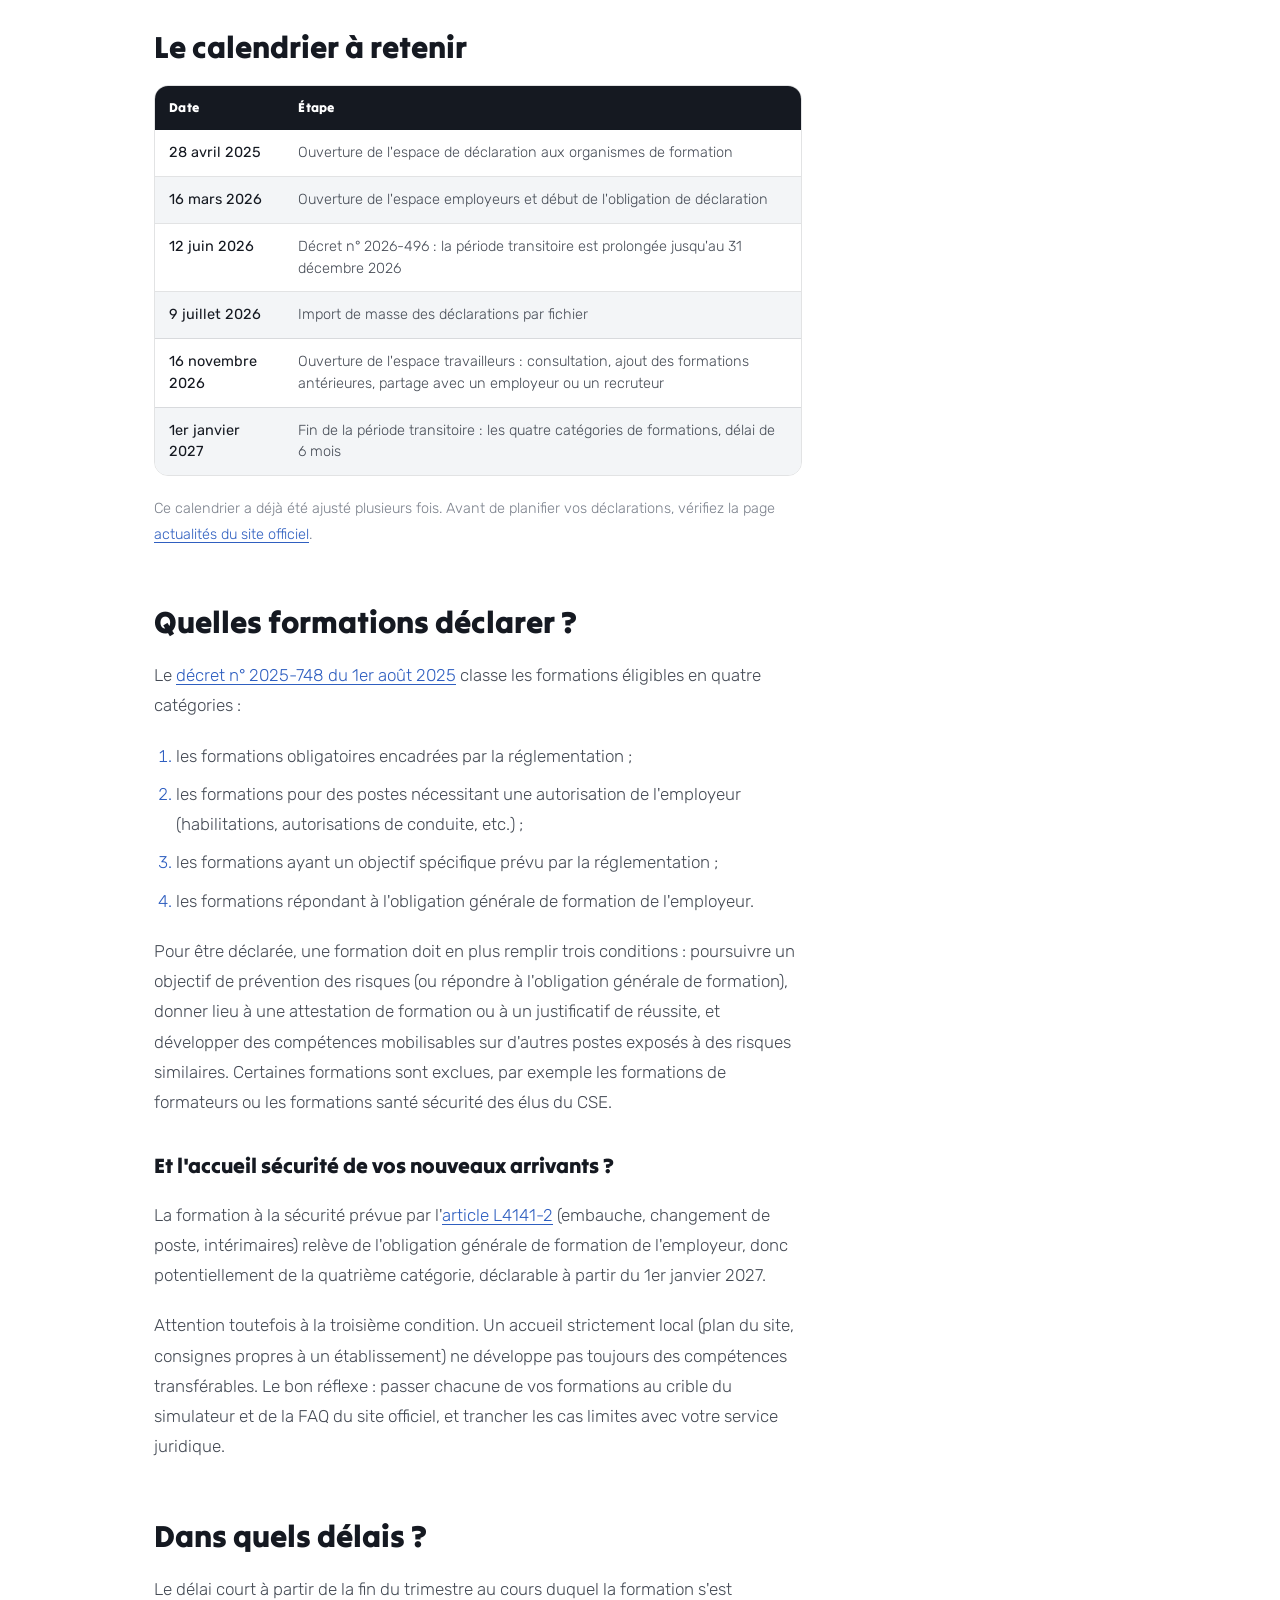
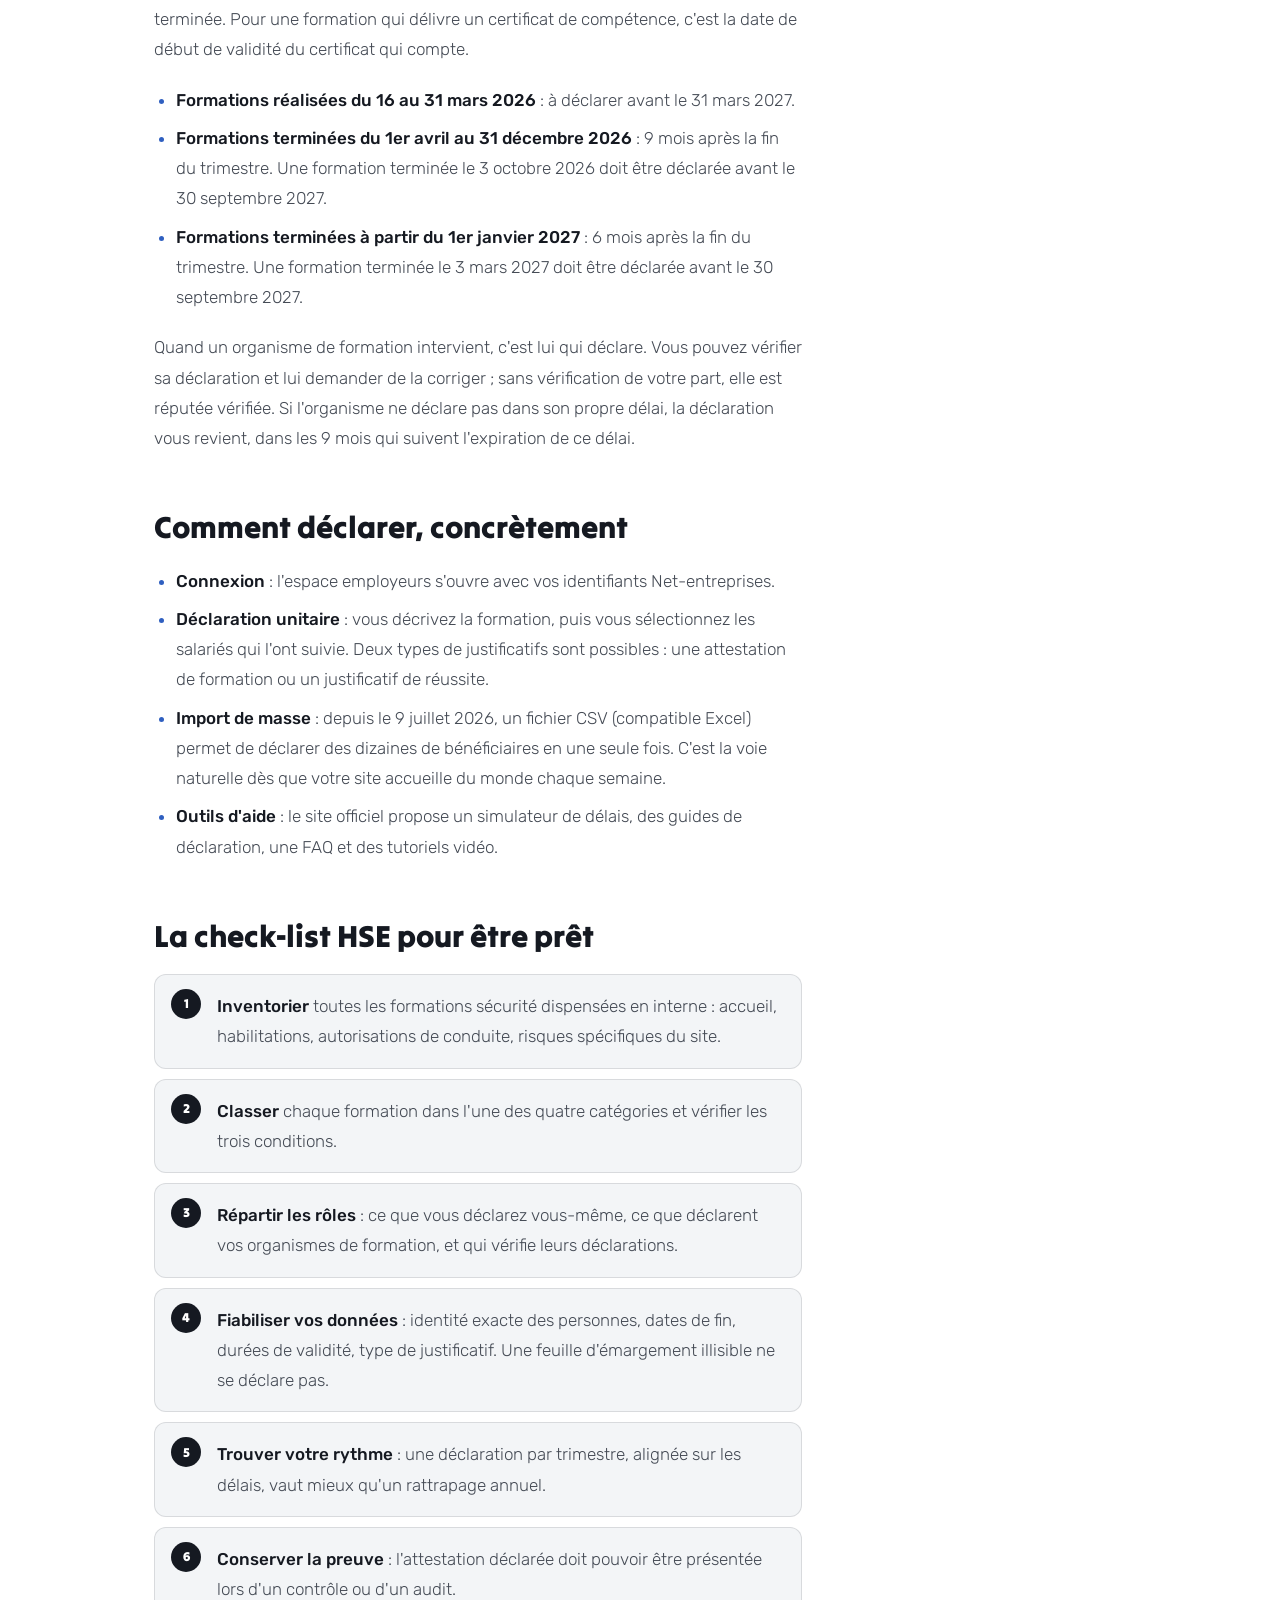
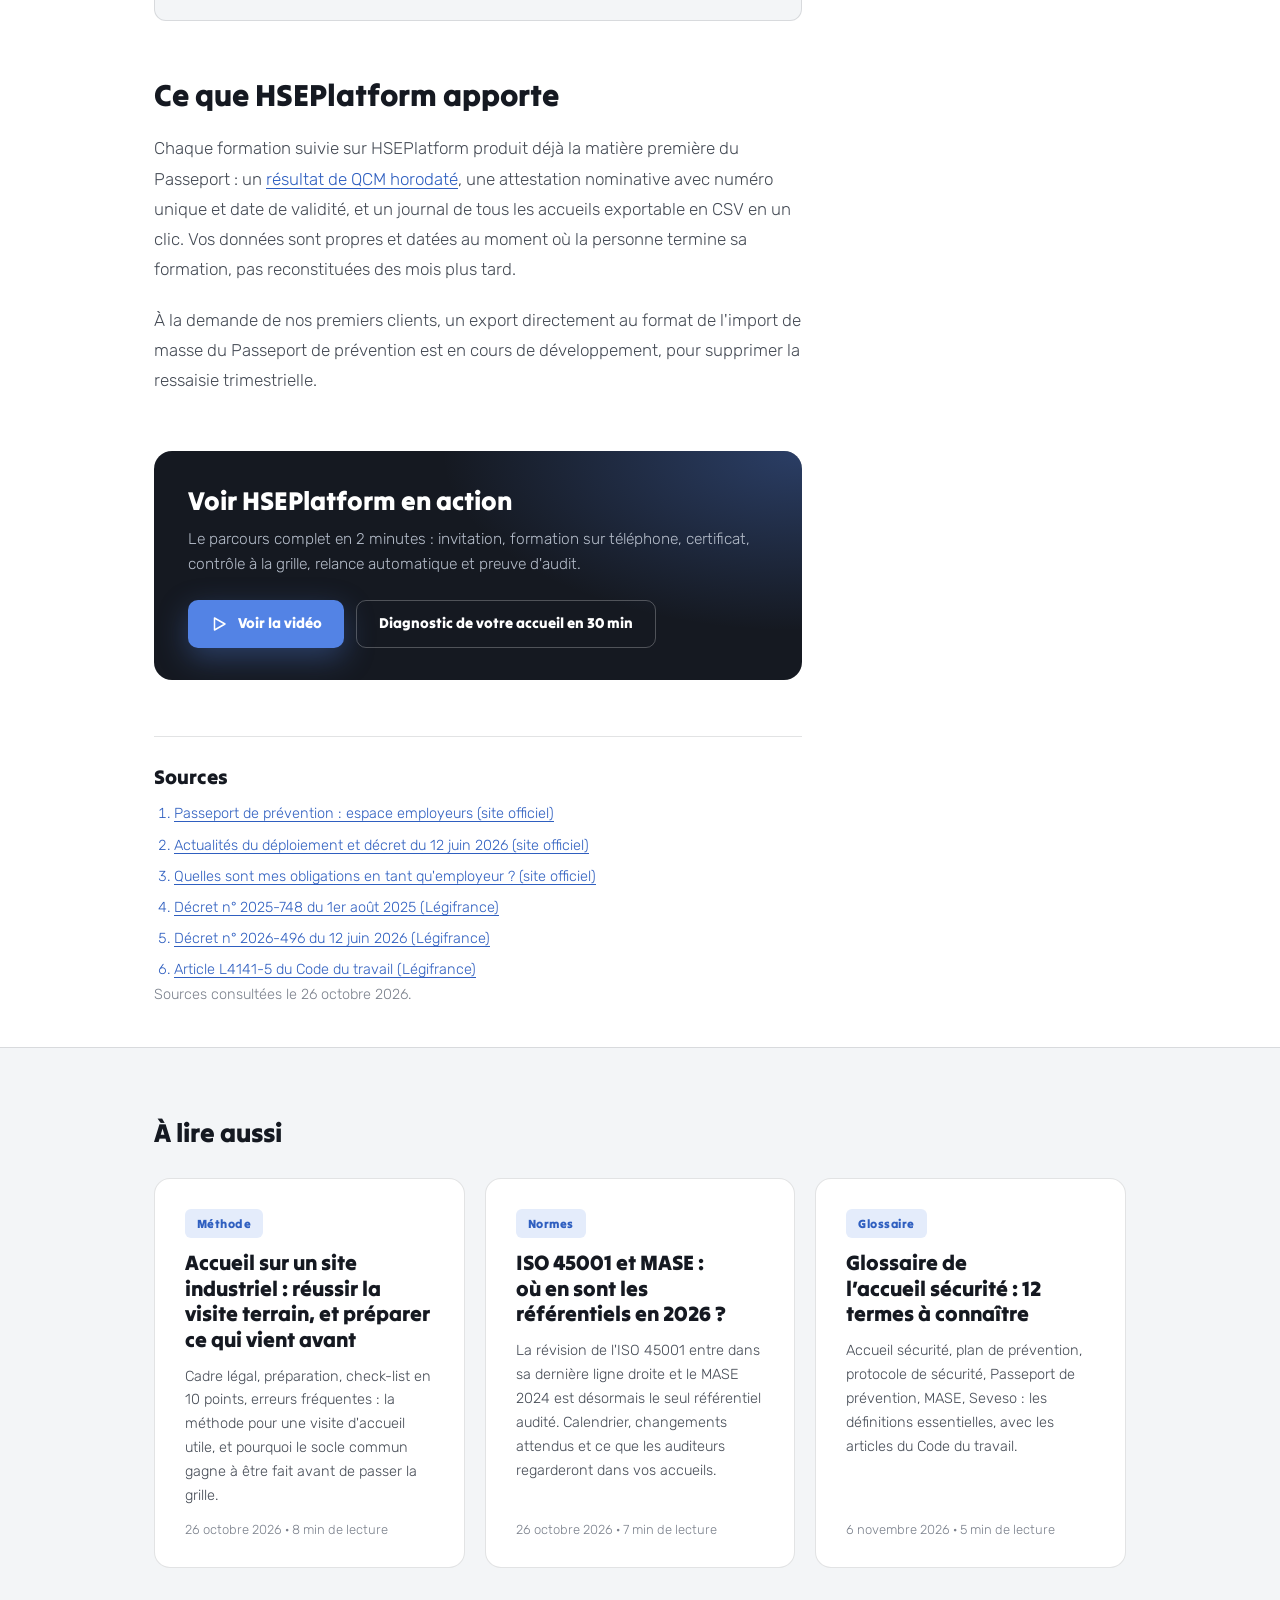
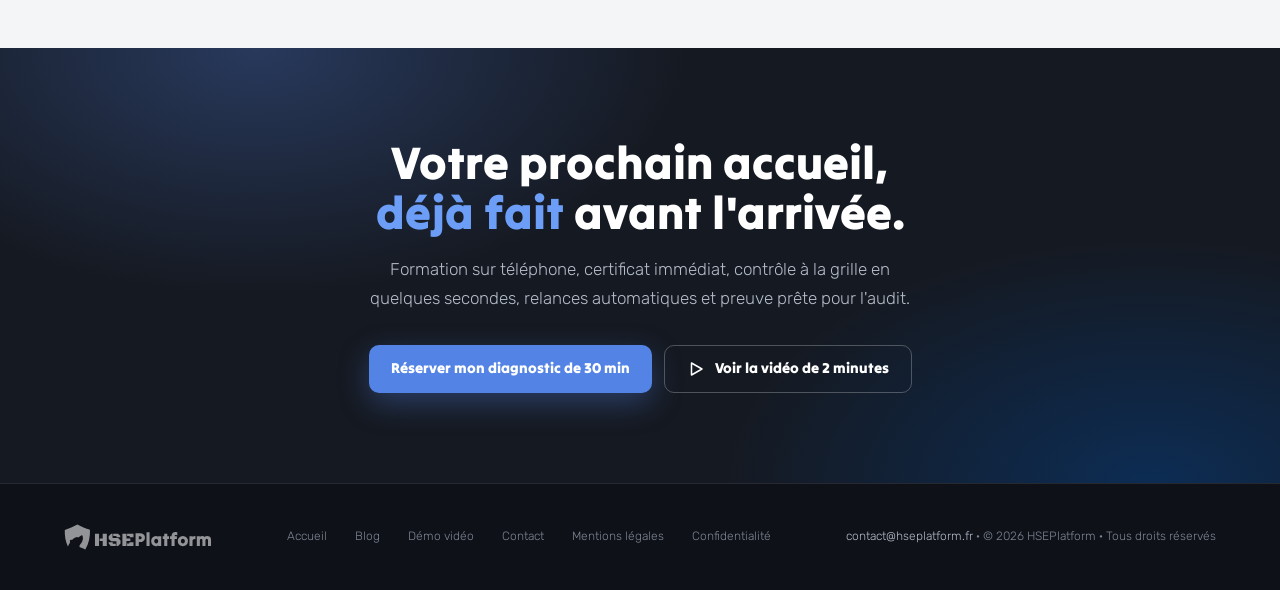
<file: blog/passeport-de-prevention-employeurs.html>
<!DOCTYPE html>
<html lang="fr">
<head>
<meta charset="UTF-8">
<meta name="viewport" content="width=device-width, initial-scale=1.0">
<title>Passeport de prévention 2026 : obligations employeurs</title>
<meta name="description" content="Espace employeurs ouvert depuis le 16 mars 2026, import CSV, délais de 9 puis 6 mois : ce que le Passeport de prévention change pour vos formations sécurité.">
<meta name="author" content="Etienne Landre, HSEPlatform">
<meta name="robots" content="index, follow, max-image-preview:large">
<link rel="canonical" href="https://hseplatform.fr/blog/passeport-de-prevention-employeurs.html">
<meta property="og:type" content="article">
<meta property="og:title" content="Passeport de prévention 2026 : obligations employeurs">
<meta property="og:description" content="Espace employeurs ouvert depuis le 16 mars 2026, import CSV, délais de 9 puis 6 mois : ce que le Passeport de prévention change pour vos formations sécurité.">
<meta property="og:url" content="https://hseplatform.fr/blog/passeport-de-prevention-employeurs.html">
<meta property="og:image" content="https://hseplatform.fr/og/passeport-de-prevention-employeurs.jpg">
<meta property="og:image:width" content="1200">
<meta property="og:image:height" content="630">
<meta property="og:locale" content="fr_FR">
<meta property="og:site_name" content="HSEPlatform">
<meta name="twitter:card" content="summary_large_image">
<meta name="twitter:title" content="Passeport de prévention 2026 : obligations employeurs">
<meta name="twitter:description" content="Espace employeurs ouvert depuis le 16 mars 2026, import CSV, délais de 9 puis 6 mois : ce que le Passeport de prévention change pour vos formations sécurité.">
<meta name="twitter:image" content="https://hseplatform.fr/og/passeport-de-prevention-employeurs.jpg">
<script type="application/ld+json">
[
 {
  "@context": "https://schema.org",
  "@type": "BlogPosting",
  "headline": "Passeport de prévention : ce que les employeurs doivent déclarer, et quand",
  "description": "Espace employeurs ouvert depuis le 16 mars 2026, import CSV, délais de 9 puis 6 mois : ce que le Passeport de prévention change pour vos formations sécurité.",
  "image": [
   "https://hseplatform.fr/og/passeport-de-prevention-employeurs.jpg"
  ],
  "datePublished": "2026-10-26",
  "dateModified": "2026-10-26",
  "author": {
   "@type": "Person",
   "name": "Etienne Landre",
   "jobTitle": "Cofondateur d'HSEPlatform",
   "url": "https://hseplatform.fr/"
  },
  "publisher": {
   "@type": "Organization",
   "name": "HSEPlatform",
   "url": "https://hseplatform.fr/",
   "logo": {
    "@type": "ImageObject",
    "url": "https://hseplatform.fr/icon-512.png"
   }
  },
  "inLanguage": "fr-FR",
  "mainEntityOfPage": {
   "@type": "WebPage",
   "@id": "https://hseplatform.fr/blog/passeport-de-prevention-employeurs.html"
  },
  "articleSection": "Réglementation",
  "isPartOf": {
   "@type": "Blog",
   "name": "Blog HSEPlatform",
   "url": "https://hseplatform.fr/blog/"
  }
 },
 {
  "@context": "https://schema.org",
  "@type": "BreadcrumbList",
  "itemListElement": [
   {
    "@type": "ListItem",
    "position": 1,
    "name": "Accueil",
    "item": "https://hseplatform.fr/"
   },
   {
    "@type": "ListItem",
    "position": 2,
    "name": "Blog",
    "item": "https://hseplatform.fr/blog/"
   },
   {
    "@type": "ListItem",
    "position": 3,
    "name": "Passeport de prévention : ce que les employeurs doivent déclarer, et quand",
    "item": "https://hseplatform.fr/blog/passeport-de-prevention-employeurs.html"
   }
  ]
 }
]
</script>
<link rel="icon" href="../favicon.ico" sizes="48x48">
<link rel="icon" href="../favicon.svg" type="image/svg+xml">
<link rel="icon" type="image/png" sizes="96x96" href="../favicon-96.png">
<link rel="apple-touch-icon" href="../apple-touch-icon.png">
<link rel="preconnect" href="https://fonts.googleapis.com">
<link rel="preconnect" href="https://fonts.gstatic.com" crossorigin>
<link href="https://fonts.googleapis.com/css2?family=Tilt+Warp&family=Rubik:ital,wght@0,300;0,400;0,500;1,300;1,400&display=swap" rel="stylesheet">
<link rel="stylesheet" href="blog.css?v=20261118">
</head>
<body>
<svg width="0" height="0" style="position:absolute" aria-hidden="true">
  <defs>
    <symbol id="lg-mark" viewBox="0 0 92.32 89.50"><g transform="translate(-161.07 -185.20)"><path d="M176.92 259.85 C178.11 257.30 182.09 251.19 182.58 249.21 C182.97 247.66 180.88 246.55 181.90 243.61 C183.47 239.06 188.19 242.07 188.96 241.68 C189.70 241.32 191.02 239.43 191.92 238.73 C194.71 236.58 204.02 231.04 207.26 231.09 C208.75 231.11 209.67 233.10 211.20 232.77 C213.32 231.80 222.45 225.15 223.95 225.19 C224.41 225.20 225.63 225.98 225.95 226.33 C227.07 227.60 227.90 236.42 227.67 238.38 C227.43 240.29 225.58 245.81 224.71 247.61 C222.57 252.02 212.21 261.61 216.49 266.51 C216.86 266.93 217.35 267.15 217.83 267.42 C222.93 270.27 230.05 271.87 235.55 274.53 C235.67 274.58 235.78 274.65 235.89 274.70 C236.34 274.06 236.73 273.47 237.03 272.98 C248.94 253.51 253.39 228.18 252.54 205.57 C237.20 202.37 222.01 194.81 208.27 187.20 C194.09 194.95 179.23 201.41 163.83 206.35 C163.07 225.46 166.28 246.68 174.76 264.75 C175.47 263.04 176.20 261.40 176.92 259.85 Z"/></g></symbol>
    <symbol id="lg-full" viewBox="0 0 519.50 91.50"><g transform="translate(-161.07 -185.20)"><path d="M176.92 259.85 C178.11 257.30 182.09 251.19 182.58 249.21 C182.97 247.66 180.88 246.55 181.90 243.61 C183.47 239.06 188.19 242.07 188.96 241.68 C189.70 241.32 191.02 239.43 191.92 238.73 C194.71 236.58 204.02 231.04 207.26 231.09 C208.75 231.11 209.67 233.10 211.20 232.77 C213.32 231.80 222.45 225.15 223.95 225.19 C224.41 225.20 225.63 225.98 225.95 226.33 C227.07 227.60 227.90 236.42 227.67 238.38 C227.43 240.29 225.58 245.81 224.71 247.61 C222.57 252.02 212.21 261.61 216.49 266.51 C216.86 266.93 217.35 267.15 217.83 267.42 C222.93 270.27 230.05 271.87 235.55 274.53 C235.67 274.58 235.78 274.65 235.89 274.70 C236.34 274.06 236.73 273.47 237.03 272.98 C248.94 253.51 253.39 228.18 252.54 205.57 C237.20 202.37 222.01 194.81 208.27 187.20 C194.09 194.95 179.23 201.41 163.83 206.35 C163.07 225.46 166.28 246.68 174.76 264.75 C175.47 263.04 176.20 261.40 176.92 259.85 Z"/><path d="M297.32665246352553 262.39849853515625V244.90547385439277H286.68154653534293V236.27255258336663H297.22928868979216V219.33125595375896H311.70403638482094V262.39849853515625ZM270.06479581817985 262.39849853515625V219.33125595375896H284.4097251482308V262.39849853515625Z M345.6504305116832 262.39849853515625V246.26856668666005H327.0214951373637L318.38857386633754 237.63564541563392V227.93172263354063L327.0214951373637 219.33125595375896H331.88968382403255V234.61736842989922H351.6869844831526L360.02781443297863 243.25028970092535V253.79803185537457L351.42734775319695 262.39849853515625ZM345.6504305116832 231.40436389669776V227.0879032611847H334.1615052111447V219.33125595375896H351.3948931619525L358.8594491481781 226.82826653122902V231.40436389669776ZM325.62594771385193 262.39849853515625 318.38857386633754 253.79803185537457V249.4815712198615H332.7335031963885V254.60939663648605H343.3786091245711V262.39849853515625Z M366.5615914724767 262.39849853515625V219.33125595375896H380.90652080252767V236.40237094834447H394.6348128989339V244.710746306926H380.90652080252767V262.39849853515625ZM392.1033547818661 231.79381899163127V227.67208590358496H383.1783421896398V219.33125595375896H405.6044647395611V231.79381899163127ZM383.1783421896398 262.39849853515625V253.79803185537457H391.25953540951014V249.4815712198615H405.6044647395611V262.39849853515625Z M412.93260368347165 262.39849853515625Q412.93260368347165 251.40382189941405 412.93260368347165 240.14736724853515Q412.93260368347165 228.89091259765627 412.93260368347165 217.89623596191407Q416.99016291809085 217.89623596191407 421.0804444046021 217.89623596191407Q425.1707258911133 217.89623596191407 429.16284062194825 217.89623596191407Q434.2020674133301 217.89623596191407 437.9324041290283 219.82684882354738Q441.66274084472656 221.75746168518066 443.7569649658203 225.22602038574217Q445.8511890869141 228.69457908630372 445.8511890869141 233.34113885498047Q445.8511890869141 237.92225411987306 443.7896872177124 241.39081282043458Q441.72818534851075 244.8593715209961 438.16145989227294 246.7572621307373Q434.59473443603514 248.6551527404785 430.0790636749268 248.6551527404785Q428.6392845916748 248.6551527404785 427.2322277603149 248.6551527404785Q425.82517092895506 248.6551527404785 424.3853918457031 248.6551527404785Q424.3853918457031 252.05826693725587 424.3853918457031 255.5268256378174Q424.3853918457031 258.9953843383789 424.3853918457031 262.39849853515625Q421.5712781829834 262.39849853515625 418.6917200164795 262.39849853515625Q415.8121618499756 262.39849853515625 412.93260368347165 262.39849853515625ZM429.16284062194825 228.17102305603026Q427.984839553833 228.17102305603026 426.7741162338257 228.17102305603026Q425.56339291381835 228.17102305603026 424.3853918457031 228.17102305603026Q424.3853918457031 230.78880320739745 424.3853918457031 233.43930561065673Q424.3853918457031 236.089808013916 424.3853918457031 238.7075881652832Q425.69428192138673 238.7075881652832 427.1013387527466 238.7075881652832Q428.50839558410644 238.7075881652832 429.81728565979006 238.7075881652832Q431.8460652770996 238.7075881652832 433.1222331008911 237.20236457824706Q434.3984009246826 235.69714099121094 434.3984009246826 233.47202786254883Q434.3984009246826 231.18147023010255 433.0240663452148 229.6762466430664Q431.64973176574705 228.17102305603026 429.16284062194825 228.17102305603026Z M451.4139749145508 262.39849853515625Q451.4139749145508 250.55304335021972 451.4139749145508 238.51125465393068Q451.4139749145508 226.4694659576416 451.4139749145508 214.62401077270508Q454.0971995697021 214.62401077270508 456.8458687286377 214.62401077270508Q459.59453788757327 214.62401077270508 462.21231803894045 214.62401077270508Q462.21231803894045 226.4694659576416 462.21231803894045 238.51125465393068Q462.21231803894045 250.55304335021972 462.21231803894045 262.39849853515625Q459.59453788757327 262.39849853515625 456.8458687286377 262.39849853515625Q454.0971995697021 262.39849853515625 451.4139749145508 262.39849853515625Z M492.3167785644531 262.39849853515625Q492.3167785644531 261.8749425048828 492.3167785644531 261.3841087265015Q492.3167785644531 260.8932749481201 492.3167785644531 260.4351634216309Q490.68066596984863 261.80949800109863 488.61916410064697 262.56210979461673Q486.5576622314453 263.3147215881348 484.20166009521483 263.3147215881348Q480.8639904022217 263.3147215881348 477.9189877319336 262.0385537643433Q474.9739850616455 260.7623859405518 472.71614968109134 258.3736615524292Q470.4583143005371 255.98493716430664 469.18214647674563 252.71271197509765Q467.9059786529541 249.44048678588868 467.9059786529541 245.4483720550537Q467.9059786529541 241.39081282043458 469.18214647674563 238.11858763122558Q470.4583143005371 234.8463624420166 472.71614968109134 232.5230825576782Q474.9739850616455 230.19980267333983 477.9189877319336 228.92363484954834Q480.8639904022217 227.64746702575684 484.13621559143064 227.64746702575684Q486.4922177276611 227.64746702575684 488.5864418487549 228.4000788192749Q490.68066596984863 229.15269061279298 492.3167785644531 230.46158068847657Q492.3167785644531 229.93802465820312 492.3167785644531 229.47991313171386Q492.3167785644531 229.0218016052246 492.3167785644531 228.56369007873536Q495.0000032196045 228.56369007873536 497.74867237854005 228.56369007873536Q500.49734153747556 228.56369007873536 503.11512168884275 228.56369007873536Q503.11512168884275 236.94058656311034 503.11512168884275 245.4810943069458Q503.11512168884275 254.02160205078124 503.11512168884275 262.39849853515625Q500.49734153747556 262.39849853515625 497.74867237854005 262.39849853515625Q495.0000032196045 262.39849853515625 492.3167785644531 262.39849853515625ZM485.6414391784668 253.75982403564453Q485.6414391784668 253.75982403564453 485.6414391784668 253.75982403564453Q485.6414391784668 253.75982403564453 485.6414391784668 253.75982403564453Q488.7827753601074 253.75982403564453 490.68066596984863 251.46926640319825Q492.5785565795898 249.17870877075197 492.5785565795898 245.4483720550537Q492.5785565795898 241.71803533935548 490.68066596984863 239.4601999588013Q488.7827753601074 237.20236457824709 485.6414391784668 237.20236457824709Q482.434658493042 237.20236457824709 480.56949013519284 239.4274777069092Q478.70432177734375 241.6525908355713 478.70432177734375 245.4483720550537Q478.70432177734375 249.24415327453613 480.56949013519284 251.50198865509032Q482.434658493042 253.75982403564453 485.6414391784668 253.75982403564453Z M513.8480200042725 262.39849853515625Q513.8480200042725 256.37760418701174 513.8480200042725 250.29126533508304Q513.8480200042725 244.2049264831543 513.8480200042725 238.24947663879394Q512.5391299285889 238.24947663879394 511.19751760101315 238.24947663879394Q509.8559052734375 238.24947663879394 508.5470151977539 238.24947663879394Q508.5470151977539 235.8280299987793 508.5470151977539 233.40658335876464Q508.5470151977539 230.98513671875 508.5470151977539 228.56369007873536Q509.8559052734375 228.56369007873536 511.19751760101315 228.56369007873536Q512.5391299285889 228.56369007873536 513.8480200042725 228.56369007873536Q513.8480200042725 226.27313244628908 513.8480200042725 224.01529706573487Q513.8480200042725 221.75746168518066 513.8480200042725 219.53234855651857Q516.5312446594238 219.53234855651857 519.2799138183593 219.53234855651857Q522.028582977295 219.53234855651857 524.6463631286621 219.53234855651857Q524.6463631286621 221.75746168518066 524.6463631286621 224.01529706573487Q524.6463631286621 226.27313244628908 524.6463631286621 228.56369007873536Q526.1515867156983 228.56369007873536 527.7222548065185 228.56369007873536Q529.2929228973388 228.56369007873536 530.798146484375 228.56369007873536Q530.798146484375 230.98513671875 530.798146484375 233.40658335876464Q530.798146484375 235.8280299987793 530.798146484375 238.24947663879394Q529.2929228973388 238.24947663879394 527.7222548065185 238.24947663879394Q526.1515867156983 238.24947663879394 524.6463631286621 238.24947663879394Q524.6463631286621 244.2049264831543 524.6463631286621 250.29126533508304Q524.6463631286621 256.37760418701174 524.6463631286621 262.39849853515625Q522.028582977295 262.39849853515625 519.2799138183593 262.39849853515625Q516.5312446594238 262.39849853515625 513.8480200042725 262.39849853515625Z M534.2667112426758 238.24947663879394Q534.2667112426758 235.8280299987793 534.2667112426758 233.40658335876464Q534.2667112426758 230.98513671875 534.2667112426758 228.56369007873536Q535.5756013183594 228.56369007873536 536.9172136459351 228.56369007873536Q538.2588259735107 228.56369007873536 539.5677160491944 228.56369007873536Q539.5677160491944 228.23646755981446 539.5677160491944 227.97468954467774Q539.5677160491944 227.71291152954103 539.5677160491944 227.4511335144043Q539.5677160491944 223.06635176086428 541.3674399032593 220.0886268386841Q543.1671637573243 217.1109019165039 546.1448886795044 215.5075115737915Q549.1226136016845 213.9041212310791 552.6893390579223 213.6750654678345Q556.2560645141601 213.44600970458984 559.7900677185058 214.62401077270508Q559.7900677185058 217.04545741271974 559.7900677185058 219.59779306030276Q559.7900677185058 222.15012870788576 559.7900677185058 224.63701985168458Q555.8633974914551 223.328129776001 553.1147283325195 224.11346382141113Q550.366059173584 224.8987978668213 550.366059173584 227.51657801818848Q550.366059173584 227.7783560333252 550.366059173584 228.04013404846194Q550.366059173584 228.30191206359865 550.366059173584 228.56369007873536Q552.3948387908936 228.56369007873536 554.4236184082031 228.56369007873536Q556.4523980255127 228.56369007873536 558.4811776428222 228.56369007873536Q558.4811776428222 230.98513671875 558.4811776428222 233.40658335876464Q558.4811776428222 235.8280299987793 558.4811776428222 238.24947663879394Q556.4523980255127 238.24947663879394 554.4236184082031 238.24947663879394Q552.3948387908936 238.24947663879394 550.366059173584 238.24947663879394Q550.366059173584 244.2049264831543 550.366059173584 250.29126533508304Q550.366059173584 256.37760418701174 550.366059173584 262.39849853515625Q547.7482790222168 262.39849853515625 544.9996098632812 262.39849853515625Q542.2509407043457 262.39849853515625 539.5677160491944 262.39849853515625Q539.5677160491944 256.37760418701174 539.5677160491944 250.29126533508304Q539.5677160491944 244.2049264831543 539.5677160491944 238.24947663879394Q538.2588259735107 238.24947663879394 536.9172136459351 238.24947663879394Q535.5756013183594 238.24947663879394 534.2667112426758 238.24947663879394Z M579.4234512329101 263.4456105957031Q579.4234512329101 263.4456105957031 579.4234512329101 263.4456105957031Q579.4234512329101 263.4456105957031 579.4234512329101 263.4456105957031Q575.6276700134277 263.4456105957031 572.3554448242187 262.10399826812744Q569.0832196350098 260.7623859405518 566.6617729949951 258.308217048645Q564.2403263549804 255.8540481567383 562.8987140274048 252.58182296752932Q561.5571016998291 249.30959777832032 561.5571016998291 245.4483720550537Q561.5571016998291 241.5871463317871 562.8987140274048 238.3149211425781Q564.2403263549804 235.04269595336913 566.6617729949951 232.6212493133545Q569.0832196350098 230.19980267333983 572.3554448242187 228.85819034576417Q575.6276700134277 227.51657801818848 579.4234512329101 227.51657801818848Q583.2846769561768 227.51657801818848 586.5241798934937 228.85819034576417Q589.7636828308106 230.19980267333983 592.1851294708251 232.6212493133545Q594.6065761108398 235.04269595336913 595.9481884384155 238.3149211425781Q597.2898007659912 241.5871463317871 597.2898007659912 245.4483720550537Q597.2898007659912 249.30959777832032 595.9481884384155 252.58182296752932Q594.6065761108398 255.8540481567383 592.1851294708251 258.308217048645Q589.7636828308106 260.7623859405518 586.5241798934937 262.10399826812744Q583.2846769561768 263.4456105957031 579.4234512329101 263.4456105957031ZM579.4234512329101 253.69437953186036Q579.4234512329101 253.69437953186036 579.4234512329101 253.69437953186036Q579.4234512329101 253.69437953186036 579.4234512329101 253.69437953186036Q582.630231918335 253.69437953186036 584.5608447799682 251.371099647522Q586.4914576416015 249.04781976318358 586.4914576416015 245.4483720550537Q586.4914576416015 241.78347984313965 584.5608447799682 239.52564446258543Q582.630231918335 237.26780908203125 579.4234512329101 237.26780908203125Q576.2166705474854 237.26780908203125 574.286057685852 239.52564446258543Q572.3554448242187 241.78347984313965 572.3554448242187 245.4483720550537Q572.3554448242187 249.04781976318358 574.286057685852 251.371099647522Q576.2166705474854 253.69437953186036 579.4234512329101 253.69437953186036Z M602.6562714385987 262.39849853515625Q602.6562714385987 254.02160205078124 602.6562714385987 245.4810943069458Q602.6562714385987 236.94058656311034 602.6562714385987 228.56369007873536Q605.33949609375 228.56369007873536 608.0881652526855 228.56369007873536Q610.8368344116211 228.56369007873536 613.4546145629882 228.56369007873536Q613.4546145629882 229.0218016052246 613.4546145629882 229.47991313171386Q613.4546145629882 229.93802465820312 613.4546145629882 230.39613618469238Q615.4833941802979 228.95635710144043 618.0357298278809 228.23646755981446Q620.5880654754638 227.51657801818848 623.5985126495361 227.8438005371094Q623.5985126495361 230.46158068847657 623.5985126495361 233.14480534362792Q623.5985126495361 235.8280299987793 623.5985126495361 238.44581015014649Q618.428396850586 237.7259206085205 615.9415057067871 239.3293109512329Q613.4546145629882 240.9327012939453 613.4546145629882 244.5321490020752Q613.4546145629882 248.91693075561523 613.4546145629882 253.43260151672362Q613.4546145629882 257.948272277832 613.4546145629882 262.39849853515625Q610.8368344116211 262.39849853515625 608.0881652526855 262.39849853515625Q605.33949609375 262.39849853515625 602.6562714385987 262.39849853515625Z M628.5068573760987 262.39849853515625Q628.5068573760987 254.02160205078124 628.5068573760987 245.4810943069458Q628.5068573760987 236.94058656311034 628.5068573760987 228.56369007873536Q631.19008203125 228.56369007873536 633.9387511901855 228.56369007873536Q636.6874203491211 228.56369007873536 639.3052005004882 228.56369007873536Q639.3052005004882 229.0218016052246 639.3052005004882 229.4144686279297Q639.3052005004882 229.80713565063476 639.3052005004882 230.26524717712402Q641.0067575988769 229.0218016052246 643.1009817199706 228.33463431549072Q645.1952058410644 227.64746702575684 647.4203189697265 227.64746702575684Q649.8417656097412 227.64746702575684 651.8705452270508 228.46552332305907Q653.8993248443603 229.28357962036134 655.3391039276123 230.85424771118164Q657.433328048706 229.3490241241455 660.0838304519652 228.49824557495117Q662.7343328552246 227.64746702575684 665.5484465179443 227.64746702575684Q669.5405612487793 227.64746702575684 672.4528416671753 229.28357962036134Q675.3651220855713 230.91969221496583 676.9685124282837 233.9301393890381Q678.5719027709961 236.94058656311034 678.5719027709961 241.19447930908203Q678.5719027709961 246.4300396118164 678.5719027709961 251.79648892211912Q678.5719027709961 257.1629382324219 678.5719027709961 262.39849853515625Q675.954122619629 262.39849853515625 673.2054534606934 262.39849853515625Q670.4567843017578 262.39849853515625 667.7735596466065 262.39849853515625Q667.7735596466065 257.4901607513428 667.7735596466065 252.45093395996093Q667.7735596466065 247.4117071685791 667.7735596466065 242.50336938476562Q667.7735596466065 240.27825625610353 666.7591698379517 238.87119942474368Q665.7447800292969 237.4641425933838 663.5196669006348 237.4641425933838Q661.3599982757569 237.4641425933838 660.1492749557495 238.8057549209595Q658.9385516357422 240.14736724853515 658.9385516357422 242.50336938476562Q658.9385516357422 247.4117071685791 658.9385516357422 252.45093395996093Q658.9385516357422 257.4901607513428 658.9385516357422 262.39849853515625Q656.320771484375 262.39849853515625 653.5721023254395 262.39849853515625Q650.823433166504 262.39849853515625 648.1402085113525 262.39849853515625Q648.1402085113525 257.4901607513428 648.1402085113525 252.45093395996093Q648.1402085113525 247.4117071685791 648.1402085113525 242.50336938476562Q648.1402085113525 240.27825625610353 647.1258187026978 238.87119942474368Q646.111428894043 237.4641425933838 643.8863157653809 237.4641425933838Q641.7266471405029 237.4641425933838 640.5159238204956 238.8057549209595Q639.3052005004882 240.14736724853515 639.3052005004882 242.50336938476562Q639.3052005004882 247.4117071685791 639.3052005004882 252.45093395996093Q639.3052005004882 257.4901607513428 639.3052005004882 262.39849853515625Q636.6874203491211 262.39849853515625 633.9387511901855 262.39849853515625Q631.19008203125 262.39849853515625 628.5068573760987 262.39849853515625Z"/></g></symbol>
  </defs>
</svg>
<div class="sp" id="sp"></div>
<nav id="nav">
  <a href="../" class="nav-logo" aria-label="HSEPlatform, accueil"><svg class="lg" viewBox="0 0 519.50 91.50" aria-hidden="true"><use href="#lg-full"/></svg></a>
  <div class="nav-links">
    <a href="../#grille">Le parcours</a>
    <a href="../#solution">Solution</a>
    <a href="../#demo">Démo</a>
    <a href="./" class="on" aria-current="page">Blog</a>
  </div>
  <a href="../#contact" class="nav-cta">Diagnostic 30 min</a>
</nav>

<header class="bh">
  <div class="bh-in narrow">
    <div class="crumbs" aria-label="Fil d'Ariane"><a href="../">Accueil</a><span aria-hidden="true">›</span><a href="./">Blog</a><span aria-hidden="true">›</span><span>Réglementation</span></div>
    <span class="cat">Réglementation</span>
    <h1 style="margin-top:18px">Passeport de prévention : ce que les employeurs doivent déclarer, et quand</h1>
    <div class="meta">
      <div class="who"><span class="av" aria-hidden="true">EL</span><div><b>Etienne Landre</b><small>Cofondateur d&#x27;HSEPlatform</small></div></div>
      <span class="dot" aria-hidden="true"></span>
      <time datetime="2026-10-26">26 octobre 2026</time>
      <span class="dot" aria-hidden="true"></span>
      <span>7 min de lecture</span>
    </div>
  </div>
</header>

<main class="art">
  <article class="prose">
<p class="lead">Le Passeport de prévention n'est plus un projet. Depuis le 16 mars 2026, les employeurs disposent de leur espace de déclaration, et à partir du 16 novembre 2026, les salariés pourront consulter leur propre passeport. Pour un responsable HSE de site industriel, la question devient très concrète : quelles formations déclarer, dans quels délais, et avec quelles preuves ? Voici l'essentiel, à jour du décret du 12 juin 2026.</p>

<div class="box">
  <div class="box-t">En bref</div>
  <ul>
    <li>L'espace employeurs est ouvert depuis le <strong>16 mars 2026</strong>, avec vos identifiants Net-entreprises.</li>
    <li>Jusqu'au <strong>31 décembre 2026</strong>, seules les formations des catégories 1 et 2 sont à déclarer, dans un délai de 9 mois après la fin du trimestre.</li>
    <li>À partir du <strong>1er janvier 2027</strong>, les quatre catégories de formations sont concernées, avec un délai ramené à 6 mois.</li>
    <li>La déclaration se fait à l'unité ou par <strong>import de masse</strong> d'un fichier CSV, disponible depuis le 9 juillet 2026.</li>
  </ul>
</div>

<h2 id="definition">Le Passeport de prévention en quelques mots</h2>
<p>Créé par la loi du 2 août 2021 pour renforcer la prévention en santé au travail, et inscrit à l'<a href="https://www.legifrance.gouv.fr/codes/article_lc/LEGIARTI000054336916" target="_blank" rel="noopener">article L4141-5 du Code du travail</a>, le Passeport de prévention rassemble pour chaque travailleur les attestations, certificats et diplômes obtenus lors de ses formations en santé et sécurité au travail.</p>
<p>Il suit la personne d'un employeur à l'autre. Il est alimenté par les organismes de formation, par les employeurs pour leurs formations internes et, bientôt, par le travailleur lui-même. Pour l'entreprise, c'est à la fois une obligation déclarative et un moyen de vérifier ce qu'un nouvel arrivant a déjà suivi.</p>

<h2 id="calendrier">Le calendrier à retenir</h2>
<div class="tbl"><table>
  <thead><tr><th>Date</th><th>Étape</th></tr></thead>
  <tbody>
    <tr><td>28 avril 2025</td><td>Ouverture de l'espace de déclaration aux organismes de formation</td></tr>
    <tr><td>16 mars 2026</td><td>Ouverture de l'espace employeurs et début de l'obligation de déclaration</td></tr>
    <tr><td>12 juin 2026</td><td>Décret n° 2026-496 : la période transitoire est prolongée jusqu'au 31 décembre 2026</td></tr>
    <tr><td>9 juillet 2026</td><td>Import de masse des déclarations par fichier</td></tr>
    <tr><td>16 novembre 2026</td><td>Ouverture de l'espace travailleurs : consultation, ajout des formations antérieures, partage avec un employeur ou un recruteur</td></tr>
    <tr><td>1er janvier 2027</td><td>Fin de la période transitoire : les quatre catégories de formations, délai de 6 mois</td></tr>
  </tbody>
</table></div>
<p class="note">Ce calendrier a déjà été ajusté plusieurs fois. Avant de planifier vos déclarations, vérifiez la page <a href="https://passeport-prevention.travail-emploi.gouv.fr/actualites/actualites-dans-le-deploiement-du-passeport-de-prevention" target="_blank" rel="noopener">actualités du site officiel</a>.</p>

<h2 id="formations">Quelles formations déclarer ?</h2>
<p>Le <a href="https://www.legifrance.gouv.fr/jorf/id/JORFTEXT000052032325" target="_blank" rel="noopener">décret n° 2025-748 du 1er août 2025</a> classe les formations éligibles en quatre catégories :</p>
<ol>
  <li>les formations obligatoires encadrées par la réglementation ;</li>
  <li>les formations pour des postes nécessitant une autorisation de l'employeur (habilitations, autorisations de conduite, etc.) ;</li>
  <li>les formations ayant un objectif spécifique prévu par la réglementation ;</li>
  <li>les formations répondant à l'obligation générale de formation de l'employeur.</li>
</ol>
<p>Pour être déclarée, une formation doit en plus remplir trois conditions : poursuivre un objectif de prévention des risques (ou répondre à l'obligation générale de formation), donner lieu à une attestation de formation ou à un justificatif de réussite, et développer des compétences mobilisables sur d'autres postes exposés à des risques similaires. Certaines formations sont exclues, par exemple les formations de formateurs ou les formations santé sécurité des élus du CSE.</p>

<h3>Et l'accueil sécurité de vos nouveaux arrivants ?</h3>
<p>La formation à la sécurité prévue par l'<a href="https://www.legifrance.gouv.fr/codes/article_lc/LEGIARTI000006903166" target="_blank" rel="noopener">article L4141-2</a> (embauche, changement de poste, intérimaires) relève de l'obligation générale de formation de l'employeur, donc potentiellement de la quatrième catégorie, déclarable à partir du 1er janvier 2027.</p>
<p>Attention toutefois à la troisième condition. Un accueil strictement local (plan du site, consignes propres à un établissement) ne développe pas toujours des compétences transférables. Le bon réflexe : passer chacune de vos formations au crible du simulateur et de la FAQ du site officiel, et trancher les cas limites avec votre service juridique.</p>

<h2 id="delais">Dans quels délais ?</h2>
<p>Le délai court à partir de la fin du trimestre au cours duquel la formation s'est terminée. Pour une formation qui délivre un certificat de compétence, c'est la date de début de validité du certificat qui compte.</p>
<ul>
  <li><strong>Formations réalisées du 16 au 31 mars 2026</strong> : à déclarer avant le 31 mars 2027.</li>
  <li><strong>Formations terminées du 1er avril au 31 décembre 2026</strong> : 9 mois après la fin du trimestre. Une formation terminée le 3 octobre 2026 doit être déclarée avant le 30 septembre 2027.</li>
  <li><strong>Formations terminées à partir du 1er janvier 2027</strong> : 6 mois après la fin du trimestre. Une formation terminée le 3 mars 2027 doit être déclarée avant le 30 septembre 2027.</li>
</ul>
<p>Quand un organisme de formation intervient, c'est lui qui déclare. Vous pouvez vérifier sa déclaration et lui demander de la corriger ; sans vérification de votre part, elle est réputée vérifiée. Si l'organisme ne déclare pas dans son propre délai, la déclaration vous revient, dans les 9 mois qui suivent l'expiration de ce délai.</p>

<h2 id="comment">Comment déclarer, concrètement</h2>
<ul>
  <li><strong>Connexion</strong> : l'espace employeurs s'ouvre avec vos identifiants Net-entreprises.</li>
  <li><strong>Déclaration unitaire</strong> : vous décrivez la formation, puis vous sélectionnez les salariés qui l'ont suivie. Deux types de justificatifs sont possibles : une attestation de formation ou un justificatif de réussite.</li>
  <li><strong>Import de masse</strong> : depuis le 9 juillet 2026, un fichier CSV (compatible Excel) permet de déclarer des dizaines de bénéficiaires en une seule fois. C'est la voie naturelle dès que votre site accueille du monde chaque semaine.</li>
  <li><strong>Outils d'aide</strong> : le site officiel propose un simulateur de délais, des guides de déclaration, une FAQ et des tutoriels vidéo.</li>
</ul>

<h2 id="checklist">La check-list HSE pour être prêt</h2>
<ol class="steps">
  <li><strong>Inventorier</strong> toutes les formations sécurité dispensées en interne : accueil, habilitations, autorisations de conduite, risques spécifiques du site.</li>
  <li><strong>Classer</strong> chaque formation dans l'une des quatre catégories et vérifier les trois conditions.</li>
  <li><strong>Répartir les rôles</strong> : ce que vous déclarez vous-même, ce que déclarent vos organismes de formation, et qui vérifie leurs déclarations.</li>
  <li><strong>Fiabiliser vos données</strong> : identité exacte des personnes, dates de fin, durées de validité, type de justificatif. Une feuille d'émargement illisible ne se déclare pas.</li>
  <li><strong>Trouver votre rythme</strong> : une déclaration par trimestre, alignée sur les délais, vaut mieux qu'un rattrapage annuel.</li>
  <li><strong>Conserver la preuve</strong> : l'attestation déclarée doit pouvoir être présentée lors d'un contrôle ou d'un audit.</li>
</ol>

<h2 id="hseplatform">Ce que HSEPlatform apporte</h2>
<p>Chaque formation suivie sur HSEPlatform produit déjà la matière première du Passeport : un <a href="accueil-securite-google-forms-microsoft-forms-kahoot-lms.html">résultat de QCM horodaté</a>, une attestation nominative avec numéro unique et date de validité, et un journal de tous les accueils exportable en CSV en un clic. Vos données sont propres et datées au moment où la personne termine sa formation, pas reconstituées des mois plus tard.</p>
<p>À la demande de nos premiers clients, un export directement au format de l'import de masse du Passeport de prévention est en cours de développement, pour supprimer la ressaisie trimestrielle.</p>

    <aside class="cta-box" aria-label="Démo HSEPlatform">
      <div class="cb-t">Voir HSEPlatform en action</div>
      <p>Le parcours complet en 2 minutes : invitation, formation sur téléphone, certificat, contrôle à la grille, relance automatique et preuve d'audit.</p>
      <div class="cta-row">
        <a class="btn main" href="../#demo"><svg viewBox="0 0 24 24"><polygon points="6 4 20 12 6 20 6 4"/></svg>Voir la vidéo</a>
        <a class="btn ghost" href="../#contact">Diagnostic de votre accueil en 30 min</a>
      </div>
    </aside>

    <section class="sources" aria-labelledby="src-t">
      <h2 id="src-t">Sources</h2>
      <ol>
        <li><a href="https://passeport-prevention.travail-emploi.gouv.fr/employeurs" target="_blank" rel="noopener">Passeport de prévention : espace employeurs (site officiel)</a></li>
        <li><a href="https://passeport-prevention.travail-emploi.gouv.fr/actualites/actualites-dans-le-deploiement-du-passeport-de-prevention" target="_blank" rel="noopener">Actualités du déploiement et décret du 12 juin 2026 (site officiel)</a></li>
        <li><a href="https://passeport-prevention.travail-emploi.gouv.fr/aide/quelles-sont-mes-obligations-en-tant-quemployeur" target="_blank" rel="noopener">Quelles sont mes obligations en tant qu&#x27;employeur ? (site officiel)</a></li>
        <li><a href="https://www.legifrance.gouv.fr/jorf/id/JORFTEXT000052032325" target="_blank" rel="noopener">Décret n° 2025-748 du 1er août 2025 (Légifrance)</a></li>
        <li><a href="https://www.legifrance.gouv.fr/jorf/id/JORFTEXT000054245439" target="_blank" rel="noopener">Décret n° 2026-496 du 12 juin 2026 (Légifrance)</a></li>
        <li><a href="https://www.legifrance.gouv.fr/codes/article_lc/LEGIARTI000054336916" target="_blank" rel="noopener">Article L4141-5 du Code du travail (Légifrance)</a></li>
      </ol>
      <p class="note">Sources consultées le 26 octobre 2026.</p>
    </section>
  </article>

  <aside class="toc" aria-label="Sommaire">
    <div class="toc-t">Sommaire</div>
      <a href="#definition">Le Passeport de prévention en quelques mots</a>
      <a href="#calendrier">Le calendrier à retenir</a>
      <a href="#formations">Quelles formations déclarer ?</a>
      <a href="#delais">Dans quels délais ?</a>
      <a href="#comment">Comment déclarer, concrètement</a>
      <a href="#checklist">La check-list HSE pour être prêt</a>
      <a href="#hseplatform">Ce que HSEPlatform apporte</a>
    <div class="toc-cta">
      <p>Le parcours d'accueil complet, en vidéo : 2 minutes.</p>
      <a class="btn light" href="../#demo">Voir la démo</a>
    </div>
  </aside>
</main>

<section class="related" aria-labelledby="rel-t">
  <div class="wrap">
    <h2 id="rel-t">À lire aussi</h2>
    <div class="rgrid">
    <a class="card" href="accueil-securite-visite-site-industriel.html">
      <span class="tag">Méthode</span>
      <h3>Accueil sur un site industriel : réussir la visite terrain, et préparer ce qui vient avant</h3>
      <p>Cadre légal, préparation, check-list en 10 points, erreurs fréquentes : la méthode pour une visite d&#x27;accueil utile, et pourquoi le socle commun gagne à être fait avant de passer la grille.</p>
      <span class="small-meta">26 octobre 2026 · 8 min de lecture</span>
    </a>
    <a class="card" href="iso-45001-mase-2026.html">
      <span class="tag">Normes</span>
      <h3>ISO 45001 et MASE : où en sont les référentiels en 2026 ?</h3>
      <p>La révision de l&#x27;ISO 45001 entre dans sa dernière ligne droite et le MASE 2024 est désormais le seul référentiel audité. Calendrier, changements attendus et ce que les auditeurs regarderont dans vos accueils.</p>
      <span class="small-meta">26 octobre 2026 · 7 min de lecture</span>
    </a>
    <a class="card" href="glossaire-accueil-securite.html">
      <span class="tag">Glossaire</span>
      <h3>Glossaire de l’accueil sécurité : 12 termes à connaître</h3>
      <p>Accueil sécurité, plan de prévention, protocole de sécurité, Passeport de prévention, MASE, Seveso : les définitions essentielles, avec les articles du Code du travail.</p>
      <span class="small-meta">6 novembre 2026 · 5 min de lecture</span>
    </a>
    </div>
  </div>
</section>

<section class="endcta">
  <h2>Votre prochain accueil, <em>déjà fait</em> avant l'arrivée.</h2>
  <p>Formation sur téléphone, certificat immédiat, contrôle à la grille en quelques secondes, relances automatiques et preuve prête pour l'audit.</p>
  <div class="cta-row">
    <a class="btn main" href="../#contact">Réserver mon diagnostic de 30 min</a>
    <a class="btn ghost" href="../#demo"><svg viewBox="0 0 24 24"><polygon points="6 4 20 12 6 20 6 4"/></svg>Voir la vidéo de 2 minutes</a>
  </div>
</section>

<footer>
  <div class="ft-logo"><svg class="lg" viewBox="0 0 519.50 91.50" aria-hidden="true"><use href="#lg-full"/></svg></div>
  <div class="ft-links">
    <a href="../">Accueil</a>
    <a href="./">Blog</a>
    <a href="../#demo">Démo vidéo</a>
    <a href="../#contact">Contact</a>
    <a href="../#mentions-legales">Mentions légales</a>
    <a href="../#confidentialite">Confidentialité</a>
  </div>
  <div class="ft-copy"><a href="mailto:contact@hseplatform.fr">contact@hseplatform.fr</a> · © 2026 HSEPlatform · Tous droits réservés</div>
</footer>
<script>
(function(){
  var nav=document.getElementById('nav'),sp=document.getElementById('sp');
  function onScroll(){
    nav.classList.toggle('sc',window.scrollY>40);
    if(sp){var h=document.documentElement.scrollHeight-window.innerHeight;sp.style.width=(h>0?window.scrollY/h*100:0)+'%';}
  }
  window.addEventListener('scroll',onScroll,{passive:true});onScroll();
  var links=[].slice.call(document.querySelectorAll('.toc a[href^="#"]'));
  if(links.length&&'IntersectionObserver' in window){
    var map={};links.forEach(function(a){map[a.getAttribute('href').slice(1)]=a;});
    var io=new IntersectionObserver(function(es){es.forEach(function(e){if(e.isIntersecting){links.forEach(function(l){l.classList.remove('on');});var a=map[e.target.id];if(a)a.classList.add('on');}});},{rootMargin:'-20% 0px -70% 0px'});
    Object.keys(map).forEach(function(id){var el=document.getElementById(id);if(el)io.observe(el);});
  }
})();
</script>
</body>
</html>
</file>
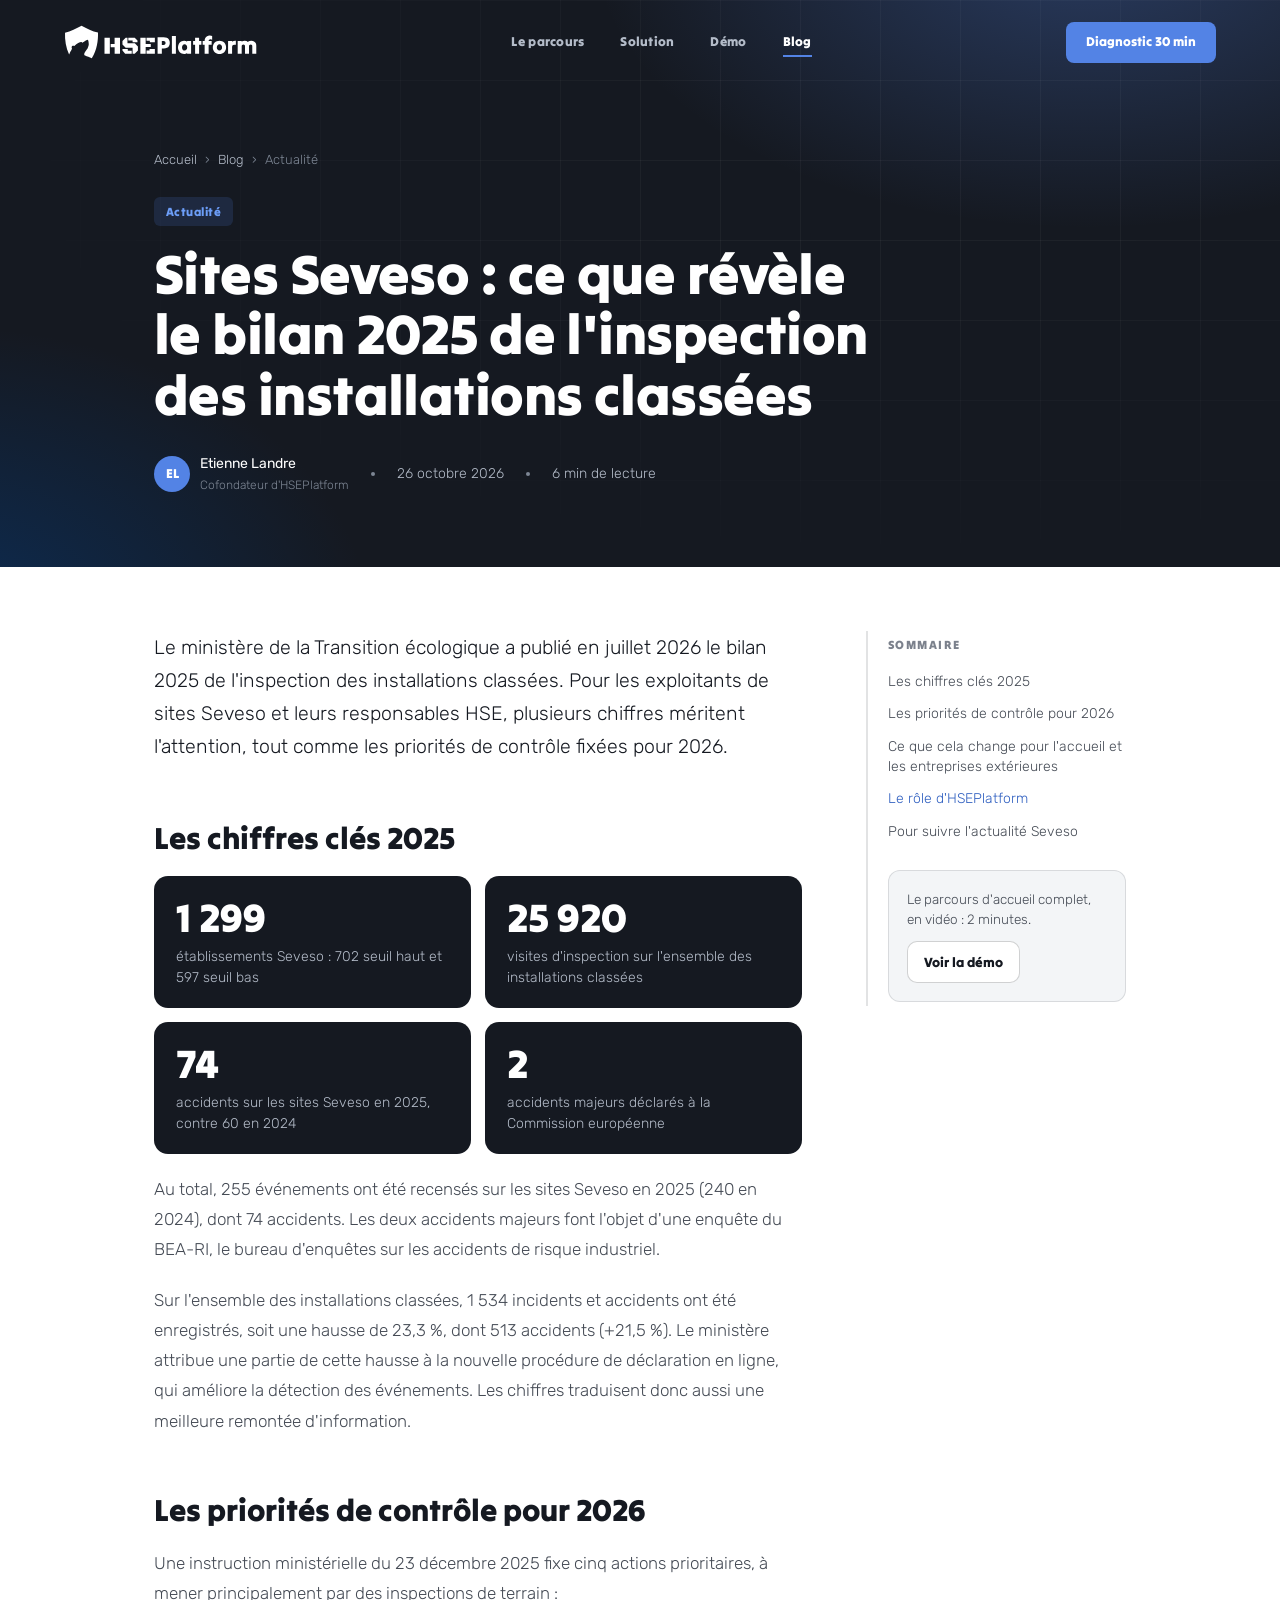
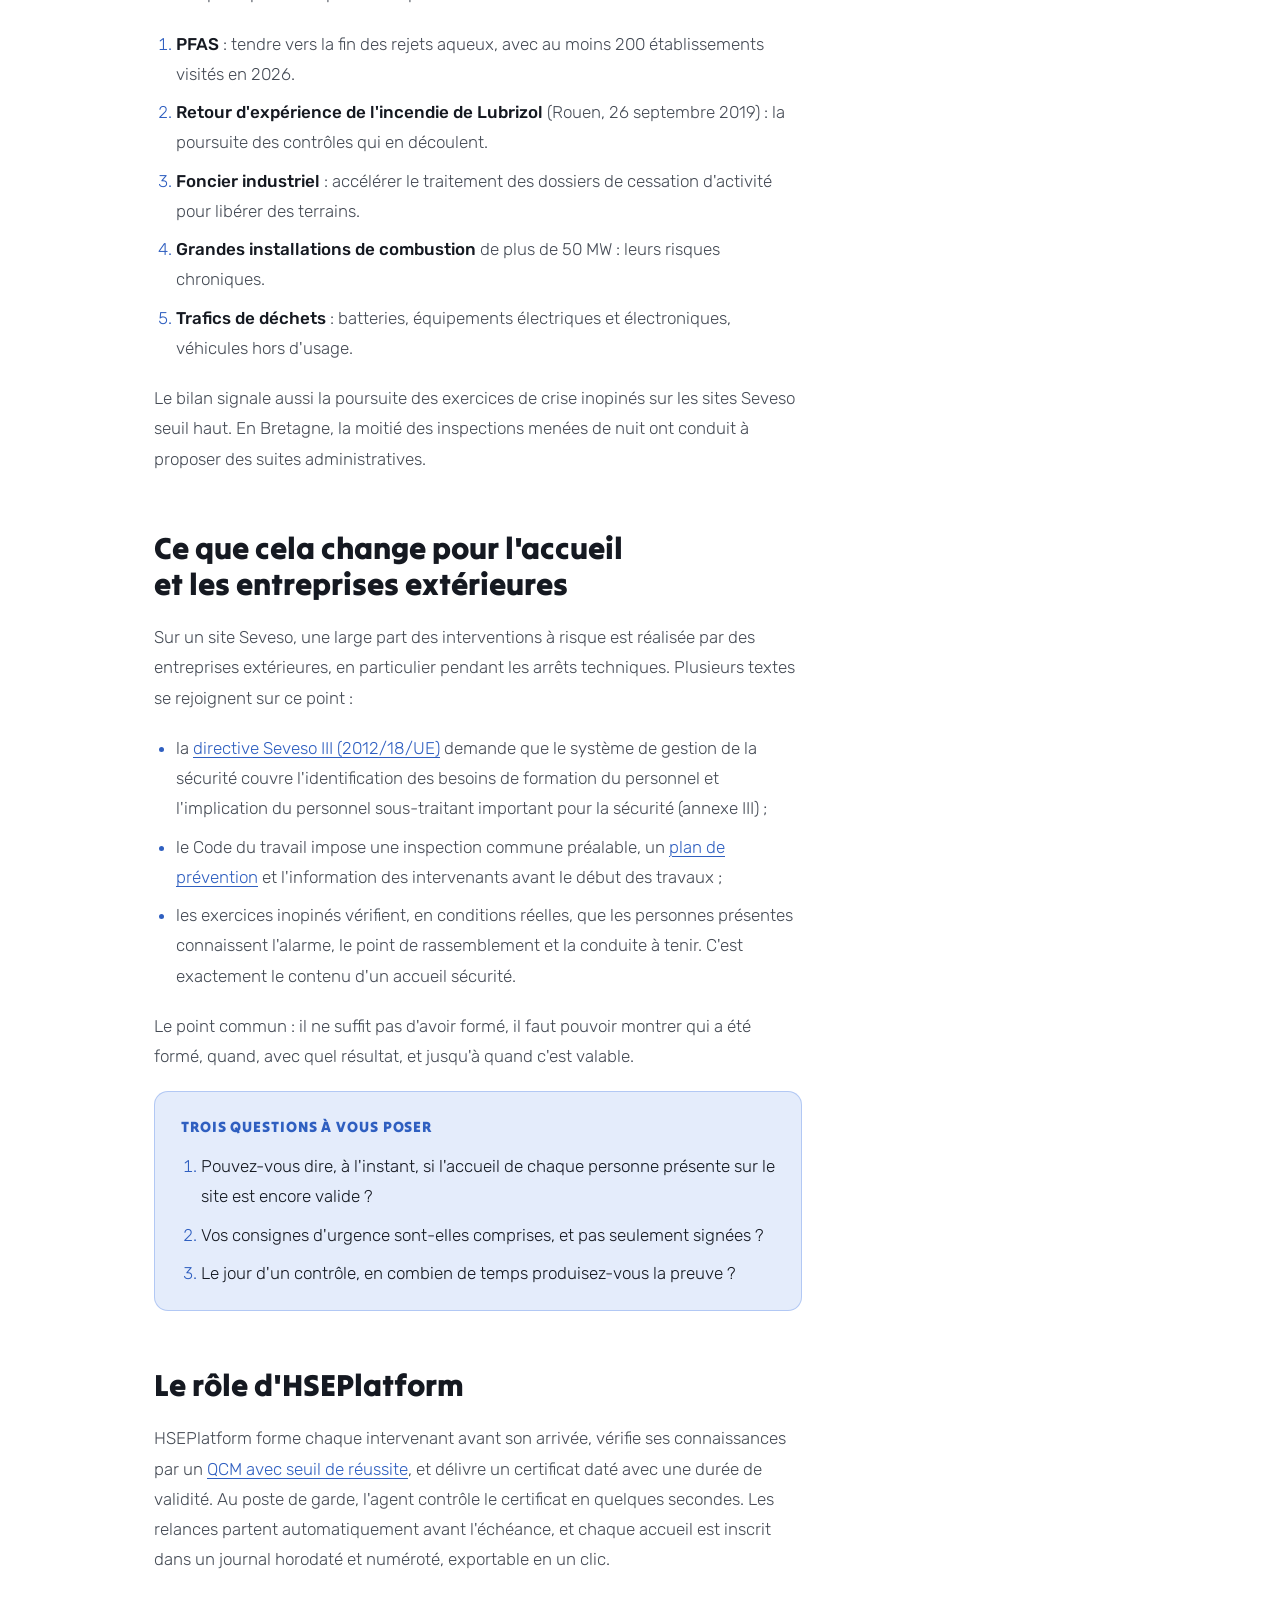
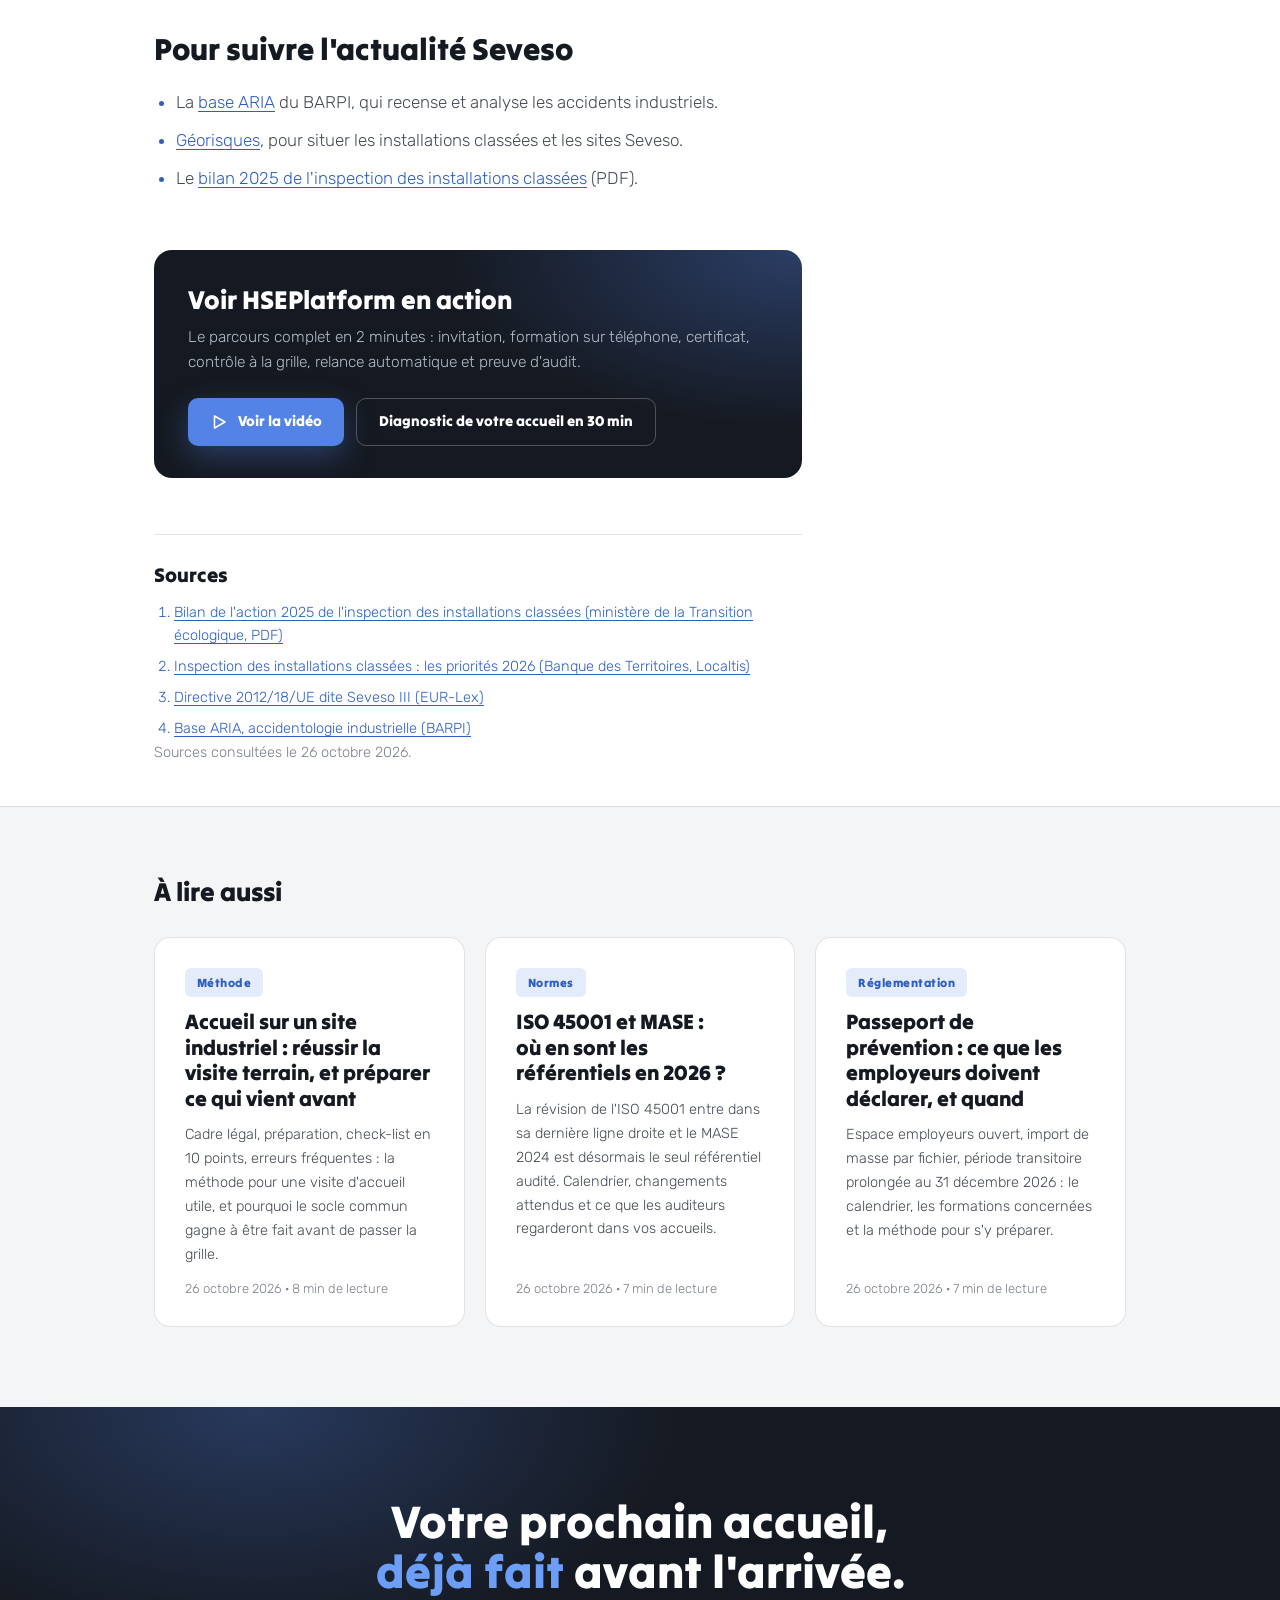
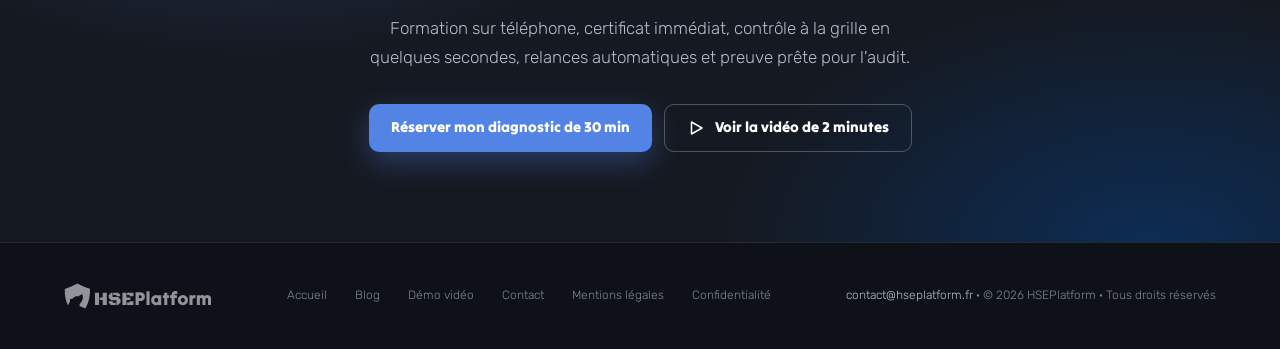
<file: blog/sites-seveso-bilan-inspection-2025.html>
<!DOCTYPE html>
<html lang="fr">
<head>
<meta charset="UTF-8">
<meta name="viewport" content="width=device-width, initial-scale=1.0">
<title>Sites Seveso : bilan 2025 de l&#x27;inspection | HSEPlatform</title>
<meta name="description" content="1 299 sites Seveso, 74 accidents en 2025 contre 60 en 2024 : les chiffres clés du bilan de l'inspection des installations classées et les priorités 2026.">
<meta name="author" content="Etienne Landre, HSEPlatform">
<meta name="robots" content="index, follow, max-image-preview:large">
<link rel="canonical" href="https://hseplatform.fr/blog/sites-seveso-bilan-inspection-2025.html">
<meta property="og:type" content="article">
<meta property="og:title" content="Sites Seveso : bilan 2025 de l&#x27;inspection | HSEPlatform">
<meta property="og:description" content="1 299 sites Seveso, 74 accidents en 2025 contre 60 en 2024 : les chiffres clés du bilan de l'inspection des installations classées et les priorités 2026.">
<meta property="og:url" content="https://hseplatform.fr/blog/sites-seveso-bilan-inspection-2025.html">
<meta property="og:image" content="https://hseplatform.fr/og/sites-seveso-bilan-inspection-2025.jpg">
<meta property="og:image:width" content="1200">
<meta property="og:image:height" content="630">
<meta property="og:locale" content="fr_FR">
<meta property="og:site_name" content="HSEPlatform">
<meta name="twitter:card" content="summary_large_image">
<meta name="twitter:title" content="Sites Seveso : bilan 2025 de l&#x27;inspection | HSEPlatform">
<meta name="twitter:description" content="1 299 sites Seveso, 74 accidents en 2025 contre 60 en 2024 : les chiffres clés du bilan de l'inspection des installations classées et les priorités 2026.">
<meta name="twitter:image" content="https://hseplatform.fr/og/sites-seveso-bilan-inspection-2025.jpg">
<script type="application/ld+json">
[
 {
  "@context": "https://schema.org",
  "@type": "BlogPosting",
  "headline": "Sites Seveso : ce que révèle le bilan 2025 de l'inspection des installations classées",
  "description": "1 299 sites Seveso, 74 accidents en 2025 contre 60 en 2024 : les chiffres clés du bilan de l'inspection des installations classées et les priorités 2026.",
  "image": [
   "https://hseplatform.fr/og/sites-seveso-bilan-inspection-2025.jpg"
  ],
  "datePublished": "2026-10-26",
  "dateModified": "2026-10-26",
  "author": {
   "@type": "Person",
   "name": "Etienne Landre",
   "jobTitle": "Cofondateur d'HSEPlatform",
   "url": "https://hseplatform.fr/"
  },
  "publisher": {
   "@type": "Organization",
   "name": "HSEPlatform",
   "url": "https://hseplatform.fr/",
   "logo": {
    "@type": "ImageObject",
    "url": "https://hseplatform.fr/icon-512.png"
   }
  },
  "inLanguage": "fr-FR",
  "mainEntityOfPage": {
   "@type": "WebPage",
   "@id": "https://hseplatform.fr/blog/sites-seveso-bilan-inspection-2025.html"
  },
  "articleSection": "Actualité",
  "isPartOf": {
   "@type": "Blog",
   "name": "Blog HSEPlatform",
   "url": "https://hseplatform.fr/blog/"
  }
 },
 {
  "@context": "https://schema.org",
  "@type": "BreadcrumbList",
  "itemListElement": [
   {
    "@type": "ListItem",
    "position": 1,
    "name": "Accueil",
    "item": "https://hseplatform.fr/"
   },
   {
    "@type": "ListItem",
    "position": 2,
    "name": "Blog",
    "item": "https://hseplatform.fr/blog/"
   },
   {
    "@type": "ListItem",
    "position": 3,
    "name": "Sites Seveso : ce que révèle le bilan 2025 de l'inspection des installations classées",
    "item": "https://hseplatform.fr/blog/sites-seveso-bilan-inspection-2025.html"
   }
  ]
 }
]
</script>
<link rel="icon" href="../favicon.ico" sizes="48x48">
<link rel="icon" href="../favicon.svg" type="image/svg+xml">
<link rel="icon" type="image/png" sizes="96x96" href="../favicon-96.png">
<link rel="apple-touch-icon" href="../apple-touch-icon.png">
<link rel="preconnect" href="https://fonts.googleapis.com">
<link rel="preconnect" href="https://fonts.gstatic.com" crossorigin>
<link href="https://fonts.googleapis.com/css2?family=Tilt+Warp&family=Rubik:ital,wght@0,300;0,400;0,500;1,300;1,400&display=swap" rel="stylesheet">
<link rel="stylesheet" href="blog.css?v=20261118">
</head>
<body>
<svg width="0" height="0" style="position:absolute" aria-hidden="true">
  <defs>
    <symbol id="lg-mark" viewBox="0 0 92.32 89.50"><g transform="translate(-161.07 -185.20)"><path d="M176.92 259.85 C178.11 257.30 182.09 251.19 182.58 249.21 C182.97 247.66 180.88 246.55 181.90 243.61 C183.47 239.06 188.19 242.07 188.96 241.68 C189.70 241.32 191.02 239.43 191.92 238.73 C194.71 236.58 204.02 231.04 207.26 231.09 C208.75 231.11 209.67 233.10 211.20 232.77 C213.32 231.80 222.45 225.15 223.95 225.19 C224.41 225.20 225.63 225.98 225.95 226.33 C227.07 227.60 227.90 236.42 227.67 238.38 C227.43 240.29 225.58 245.81 224.71 247.61 C222.57 252.02 212.21 261.61 216.49 266.51 C216.86 266.93 217.35 267.15 217.83 267.42 C222.93 270.27 230.05 271.87 235.55 274.53 C235.67 274.58 235.78 274.65 235.89 274.70 C236.34 274.06 236.73 273.47 237.03 272.98 C248.94 253.51 253.39 228.18 252.54 205.57 C237.20 202.37 222.01 194.81 208.27 187.20 C194.09 194.95 179.23 201.41 163.83 206.35 C163.07 225.46 166.28 246.68 174.76 264.75 C175.47 263.04 176.20 261.40 176.92 259.85 Z"/></g></symbol>
    <symbol id="lg-full" viewBox="0 0 519.50 91.50"><g transform="translate(-161.07 -185.20)"><path d="M176.92 259.85 C178.11 257.30 182.09 251.19 182.58 249.21 C182.97 247.66 180.88 246.55 181.90 243.61 C183.47 239.06 188.19 242.07 188.96 241.68 C189.70 241.32 191.02 239.43 191.92 238.73 C194.71 236.58 204.02 231.04 207.26 231.09 C208.75 231.11 209.67 233.10 211.20 232.77 C213.32 231.80 222.45 225.15 223.95 225.19 C224.41 225.20 225.63 225.98 225.95 226.33 C227.07 227.60 227.90 236.42 227.67 238.38 C227.43 240.29 225.58 245.81 224.71 247.61 C222.57 252.02 212.21 261.61 216.49 266.51 C216.86 266.93 217.35 267.15 217.83 267.42 C222.93 270.27 230.05 271.87 235.55 274.53 C235.67 274.58 235.78 274.65 235.89 274.70 C236.34 274.06 236.73 273.47 237.03 272.98 C248.94 253.51 253.39 228.18 252.54 205.57 C237.20 202.37 222.01 194.81 208.27 187.20 C194.09 194.95 179.23 201.41 163.83 206.35 C163.07 225.46 166.28 246.68 174.76 264.75 C175.47 263.04 176.20 261.40 176.92 259.85 Z"/><path d="M297.32665246352553 262.39849853515625V244.90547385439277H286.68154653534293V236.27255258336663H297.22928868979216V219.33125595375896H311.70403638482094V262.39849853515625ZM270.06479581817985 262.39849853515625V219.33125595375896H284.4097251482308V262.39849853515625Z M345.6504305116832 262.39849853515625V246.26856668666005H327.0214951373637L318.38857386633754 237.63564541563392V227.93172263354063L327.0214951373637 219.33125595375896H331.88968382403255V234.61736842989922H351.6869844831526L360.02781443297863 243.25028970092535V253.79803185537457L351.42734775319695 262.39849853515625ZM345.6504305116832 231.40436389669776V227.0879032611847H334.1615052111447V219.33125595375896H351.3948931619525L358.8594491481781 226.82826653122902V231.40436389669776ZM325.62594771385193 262.39849853515625 318.38857386633754 253.79803185537457V249.4815712198615H332.7335031963885V254.60939663648605H343.3786091245711V262.39849853515625Z M366.5615914724767 262.39849853515625V219.33125595375896H380.90652080252767V236.40237094834447H394.6348128989339V244.710746306926H380.90652080252767V262.39849853515625ZM392.1033547818661 231.79381899163127V227.67208590358496H383.1783421896398V219.33125595375896H405.6044647395611V231.79381899163127ZM383.1783421896398 262.39849853515625V253.79803185537457H391.25953540951014V249.4815712198615H405.6044647395611V262.39849853515625Z M412.93260368347165 262.39849853515625Q412.93260368347165 251.40382189941405 412.93260368347165 240.14736724853515Q412.93260368347165 228.89091259765627 412.93260368347165 217.89623596191407Q416.99016291809085 217.89623596191407 421.0804444046021 217.89623596191407Q425.1707258911133 217.89623596191407 429.16284062194825 217.89623596191407Q434.2020674133301 217.89623596191407 437.9324041290283 219.82684882354738Q441.66274084472656 221.75746168518066 443.7569649658203 225.22602038574217Q445.8511890869141 228.69457908630372 445.8511890869141 233.34113885498047Q445.8511890869141 237.92225411987306 443.7896872177124 241.39081282043458Q441.72818534851075 244.8593715209961 438.16145989227294 246.7572621307373Q434.59473443603514 248.6551527404785 430.0790636749268 248.6551527404785Q428.6392845916748 248.6551527404785 427.2322277603149 248.6551527404785Q425.82517092895506 248.6551527404785 424.3853918457031 248.6551527404785Q424.3853918457031 252.05826693725587 424.3853918457031 255.5268256378174Q424.3853918457031 258.9953843383789 424.3853918457031 262.39849853515625Q421.5712781829834 262.39849853515625 418.6917200164795 262.39849853515625Q415.8121618499756 262.39849853515625 412.93260368347165 262.39849853515625ZM429.16284062194825 228.17102305603026Q427.984839553833 228.17102305603026 426.7741162338257 228.17102305603026Q425.56339291381835 228.17102305603026 424.3853918457031 228.17102305603026Q424.3853918457031 230.78880320739745 424.3853918457031 233.43930561065673Q424.3853918457031 236.089808013916 424.3853918457031 238.7075881652832Q425.69428192138673 238.7075881652832 427.1013387527466 238.7075881652832Q428.50839558410644 238.7075881652832 429.81728565979006 238.7075881652832Q431.8460652770996 238.7075881652832 433.1222331008911 237.20236457824706Q434.3984009246826 235.69714099121094 434.3984009246826 233.47202786254883Q434.3984009246826 231.18147023010255 433.0240663452148 229.6762466430664Q431.64973176574705 228.17102305603026 429.16284062194825 228.17102305603026Z M451.4139749145508 262.39849853515625Q451.4139749145508 250.55304335021972 451.4139749145508 238.51125465393068Q451.4139749145508 226.4694659576416 451.4139749145508 214.62401077270508Q454.0971995697021 214.62401077270508 456.8458687286377 214.62401077270508Q459.59453788757327 214.62401077270508 462.21231803894045 214.62401077270508Q462.21231803894045 226.4694659576416 462.21231803894045 238.51125465393068Q462.21231803894045 250.55304335021972 462.21231803894045 262.39849853515625Q459.59453788757327 262.39849853515625 456.8458687286377 262.39849853515625Q454.0971995697021 262.39849853515625 451.4139749145508 262.39849853515625Z M492.3167785644531 262.39849853515625Q492.3167785644531 261.8749425048828 492.3167785644531 261.3841087265015Q492.3167785644531 260.8932749481201 492.3167785644531 260.4351634216309Q490.68066596984863 261.80949800109863 488.61916410064697 262.56210979461673Q486.5576622314453 263.3147215881348 484.20166009521483 263.3147215881348Q480.8639904022217 263.3147215881348 477.9189877319336 262.0385537643433Q474.9739850616455 260.7623859405518 472.71614968109134 258.3736615524292Q470.4583143005371 255.98493716430664 469.18214647674563 252.71271197509765Q467.9059786529541 249.44048678588868 467.9059786529541 245.4483720550537Q467.9059786529541 241.39081282043458 469.18214647674563 238.11858763122558Q470.4583143005371 234.8463624420166 472.71614968109134 232.5230825576782Q474.9739850616455 230.19980267333983 477.9189877319336 228.92363484954834Q480.8639904022217 227.64746702575684 484.13621559143064 227.64746702575684Q486.4922177276611 227.64746702575684 488.5864418487549 228.4000788192749Q490.68066596984863 229.15269061279298 492.3167785644531 230.46158068847657Q492.3167785644531 229.93802465820312 492.3167785644531 229.47991313171386Q492.3167785644531 229.0218016052246 492.3167785644531 228.56369007873536Q495.0000032196045 228.56369007873536 497.74867237854005 228.56369007873536Q500.49734153747556 228.56369007873536 503.11512168884275 228.56369007873536Q503.11512168884275 236.94058656311034 503.11512168884275 245.4810943069458Q503.11512168884275 254.02160205078124 503.11512168884275 262.39849853515625Q500.49734153747556 262.39849853515625 497.74867237854005 262.39849853515625Q495.0000032196045 262.39849853515625 492.3167785644531 262.39849853515625ZM485.6414391784668 253.75982403564453Q485.6414391784668 253.75982403564453 485.6414391784668 253.75982403564453Q485.6414391784668 253.75982403564453 485.6414391784668 253.75982403564453Q488.7827753601074 253.75982403564453 490.68066596984863 251.46926640319825Q492.5785565795898 249.17870877075197 492.5785565795898 245.4483720550537Q492.5785565795898 241.71803533935548 490.68066596984863 239.4601999588013Q488.7827753601074 237.20236457824709 485.6414391784668 237.20236457824709Q482.434658493042 237.20236457824709 480.56949013519284 239.4274777069092Q478.70432177734375 241.6525908355713 478.70432177734375 245.4483720550537Q478.70432177734375 249.24415327453613 480.56949013519284 251.50198865509032Q482.434658493042 253.75982403564453 485.6414391784668 253.75982403564453Z M513.8480200042725 262.39849853515625Q513.8480200042725 256.37760418701174 513.8480200042725 250.29126533508304Q513.8480200042725 244.2049264831543 513.8480200042725 238.24947663879394Q512.5391299285889 238.24947663879394 511.19751760101315 238.24947663879394Q509.8559052734375 238.24947663879394 508.5470151977539 238.24947663879394Q508.5470151977539 235.8280299987793 508.5470151977539 233.40658335876464Q508.5470151977539 230.98513671875 508.5470151977539 228.56369007873536Q509.8559052734375 228.56369007873536 511.19751760101315 228.56369007873536Q512.5391299285889 228.56369007873536 513.8480200042725 228.56369007873536Q513.8480200042725 226.27313244628908 513.8480200042725 224.01529706573487Q513.8480200042725 221.75746168518066 513.8480200042725 219.53234855651857Q516.5312446594238 219.53234855651857 519.2799138183593 219.53234855651857Q522.028582977295 219.53234855651857 524.6463631286621 219.53234855651857Q524.6463631286621 221.75746168518066 524.6463631286621 224.01529706573487Q524.6463631286621 226.27313244628908 524.6463631286621 228.56369007873536Q526.1515867156983 228.56369007873536 527.7222548065185 228.56369007873536Q529.2929228973388 228.56369007873536 530.798146484375 228.56369007873536Q530.798146484375 230.98513671875 530.798146484375 233.40658335876464Q530.798146484375 235.8280299987793 530.798146484375 238.24947663879394Q529.2929228973388 238.24947663879394 527.7222548065185 238.24947663879394Q526.1515867156983 238.24947663879394 524.6463631286621 238.24947663879394Q524.6463631286621 244.2049264831543 524.6463631286621 250.29126533508304Q524.6463631286621 256.37760418701174 524.6463631286621 262.39849853515625Q522.028582977295 262.39849853515625 519.2799138183593 262.39849853515625Q516.5312446594238 262.39849853515625 513.8480200042725 262.39849853515625Z M534.2667112426758 238.24947663879394Q534.2667112426758 235.8280299987793 534.2667112426758 233.40658335876464Q534.2667112426758 230.98513671875 534.2667112426758 228.56369007873536Q535.5756013183594 228.56369007873536 536.9172136459351 228.56369007873536Q538.2588259735107 228.56369007873536 539.5677160491944 228.56369007873536Q539.5677160491944 228.23646755981446 539.5677160491944 227.97468954467774Q539.5677160491944 227.71291152954103 539.5677160491944 227.4511335144043Q539.5677160491944 223.06635176086428 541.3674399032593 220.0886268386841Q543.1671637573243 217.1109019165039 546.1448886795044 215.5075115737915Q549.1226136016845 213.9041212310791 552.6893390579223 213.6750654678345Q556.2560645141601 213.44600970458984 559.7900677185058 214.62401077270508Q559.7900677185058 217.04545741271974 559.7900677185058 219.59779306030276Q559.7900677185058 222.15012870788576 559.7900677185058 224.63701985168458Q555.8633974914551 223.328129776001 553.1147283325195 224.11346382141113Q550.366059173584 224.8987978668213 550.366059173584 227.51657801818848Q550.366059173584 227.7783560333252 550.366059173584 228.04013404846194Q550.366059173584 228.30191206359865 550.366059173584 228.56369007873536Q552.3948387908936 228.56369007873536 554.4236184082031 228.56369007873536Q556.4523980255127 228.56369007873536 558.4811776428222 228.56369007873536Q558.4811776428222 230.98513671875 558.4811776428222 233.40658335876464Q558.4811776428222 235.8280299987793 558.4811776428222 238.24947663879394Q556.4523980255127 238.24947663879394 554.4236184082031 238.24947663879394Q552.3948387908936 238.24947663879394 550.366059173584 238.24947663879394Q550.366059173584 244.2049264831543 550.366059173584 250.29126533508304Q550.366059173584 256.37760418701174 550.366059173584 262.39849853515625Q547.7482790222168 262.39849853515625 544.9996098632812 262.39849853515625Q542.2509407043457 262.39849853515625 539.5677160491944 262.39849853515625Q539.5677160491944 256.37760418701174 539.5677160491944 250.29126533508304Q539.5677160491944 244.2049264831543 539.5677160491944 238.24947663879394Q538.2588259735107 238.24947663879394 536.9172136459351 238.24947663879394Q535.5756013183594 238.24947663879394 534.2667112426758 238.24947663879394Z M579.4234512329101 263.4456105957031Q579.4234512329101 263.4456105957031 579.4234512329101 263.4456105957031Q579.4234512329101 263.4456105957031 579.4234512329101 263.4456105957031Q575.6276700134277 263.4456105957031 572.3554448242187 262.10399826812744Q569.0832196350098 260.7623859405518 566.6617729949951 258.308217048645Q564.2403263549804 255.8540481567383 562.8987140274048 252.58182296752932Q561.5571016998291 249.30959777832032 561.5571016998291 245.4483720550537Q561.5571016998291 241.5871463317871 562.8987140274048 238.3149211425781Q564.2403263549804 235.04269595336913 566.6617729949951 232.6212493133545Q569.0832196350098 230.19980267333983 572.3554448242187 228.85819034576417Q575.6276700134277 227.51657801818848 579.4234512329101 227.51657801818848Q583.2846769561768 227.51657801818848 586.5241798934937 228.85819034576417Q589.7636828308106 230.19980267333983 592.1851294708251 232.6212493133545Q594.6065761108398 235.04269595336913 595.9481884384155 238.3149211425781Q597.2898007659912 241.5871463317871 597.2898007659912 245.4483720550537Q597.2898007659912 249.30959777832032 595.9481884384155 252.58182296752932Q594.6065761108398 255.8540481567383 592.1851294708251 258.308217048645Q589.7636828308106 260.7623859405518 586.5241798934937 262.10399826812744Q583.2846769561768 263.4456105957031 579.4234512329101 263.4456105957031ZM579.4234512329101 253.69437953186036Q579.4234512329101 253.69437953186036 579.4234512329101 253.69437953186036Q579.4234512329101 253.69437953186036 579.4234512329101 253.69437953186036Q582.630231918335 253.69437953186036 584.5608447799682 251.371099647522Q586.4914576416015 249.04781976318358 586.4914576416015 245.4483720550537Q586.4914576416015 241.78347984313965 584.5608447799682 239.52564446258543Q582.630231918335 237.26780908203125 579.4234512329101 237.26780908203125Q576.2166705474854 237.26780908203125 574.286057685852 239.52564446258543Q572.3554448242187 241.78347984313965 572.3554448242187 245.4483720550537Q572.3554448242187 249.04781976318358 574.286057685852 251.371099647522Q576.2166705474854 253.69437953186036 579.4234512329101 253.69437953186036Z M602.6562714385987 262.39849853515625Q602.6562714385987 254.02160205078124 602.6562714385987 245.4810943069458Q602.6562714385987 236.94058656311034 602.6562714385987 228.56369007873536Q605.33949609375 228.56369007873536 608.0881652526855 228.56369007873536Q610.8368344116211 228.56369007873536 613.4546145629882 228.56369007873536Q613.4546145629882 229.0218016052246 613.4546145629882 229.47991313171386Q613.4546145629882 229.93802465820312 613.4546145629882 230.39613618469238Q615.4833941802979 228.95635710144043 618.0357298278809 228.23646755981446Q620.5880654754638 227.51657801818848 623.5985126495361 227.8438005371094Q623.5985126495361 230.46158068847657 623.5985126495361 233.14480534362792Q623.5985126495361 235.8280299987793 623.5985126495361 238.44581015014649Q618.428396850586 237.7259206085205 615.9415057067871 239.3293109512329Q613.4546145629882 240.9327012939453 613.4546145629882 244.5321490020752Q613.4546145629882 248.91693075561523 613.4546145629882 253.43260151672362Q613.4546145629882 257.948272277832 613.4546145629882 262.39849853515625Q610.8368344116211 262.39849853515625 608.0881652526855 262.39849853515625Q605.33949609375 262.39849853515625 602.6562714385987 262.39849853515625Z M628.5068573760987 262.39849853515625Q628.5068573760987 254.02160205078124 628.5068573760987 245.4810943069458Q628.5068573760987 236.94058656311034 628.5068573760987 228.56369007873536Q631.19008203125 228.56369007873536 633.9387511901855 228.56369007873536Q636.6874203491211 228.56369007873536 639.3052005004882 228.56369007873536Q639.3052005004882 229.0218016052246 639.3052005004882 229.4144686279297Q639.3052005004882 229.80713565063476 639.3052005004882 230.26524717712402Q641.0067575988769 229.0218016052246 643.1009817199706 228.33463431549072Q645.1952058410644 227.64746702575684 647.4203189697265 227.64746702575684Q649.8417656097412 227.64746702575684 651.8705452270508 228.46552332305907Q653.8993248443603 229.28357962036134 655.3391039276123 230.85424771118164Q657.433328048706 229.3490241241455 660.0838304519652 228.49824557495117Q662.7343328552246 227.64746702575684 665.5484465179443 227.64746702575684Q669.5405612487793 227.64746702575684 672.4528416671753 229.28357962036134Q675.3651220855713 230.91969221496583 676.9685124282837 233.9301393890381Q678.5719027709961 236.94058656311034 678.5719027709961 241.19447930908203Q678.5719027709961 246.4300396118164 678.5719027709961 251.79648892211912Q678.5719027709961 257.1629382324219 678.5719027709961 262.39849853515625Q675.954122619629 262.39849853515625 673.2054534606934 262.39849853515625Q670.4567843017578 262.39849853515625 667.7735596466065 262.39849853515625Q667.7735596466065 257.4901607513428 667.7735596466065 252.45093395996093Q667.7735596466065 247.4117071685791 667.7735596466065 242.50336938476562Q667.7735596466065 240.27825625610353 666.7591698379517 238.87119942474368Q665.7447800292969 237.4641425933838 663.5196669006348 237.4641425933838Q661.3599982757569 237.4641425933838 660.1492749557495 238.8057549209595Q658.9385516357422 240.14736724853515 658.9385516357422 242.50336938476562Q658.9385516357422 247.4117071685791 658.9385516357422 252.45093395996093Q658.9385516357422 257.4901607513428 658.9385516357422 262.39849853515625Q656.320771484375 262.39849853515625 653.5721023254395 262.39849853515625Q650.823433166504 262.39849853515625 648.1402085113525 262.39849853515625Q648.1402085113525 257.4901607513428 648.1402085113525 252.45093395996093Q648.1402085113525 247.4117071685791 648.1402085113525 242.50336938476562Q648.1402085113525 240.27825625610353 647.1258187026978 238.87119942474368Q646.111428894043 237.4641425933838 643.8863157653809 237.4641425933838Q641.7266471405029 237.4641425933838 640.5159238204956 238.8057549209595Q639.3052005004882 240.14736724853515 639.3052005004882 242.50336938476562Q639.3052005004882 247.4117071685791 639.3052005004882 252.45093395996093Q639.3052005004882 257.4901607513428 639.3052005004882 262.39849853515625Q636.6874203491211 262.39849853515625 633.9387511901855 262.39849853515625Q631.19008203125 262.39849853515625 628.5068573760987 262.39849853515625Z"/></g></symbol>
  </defs>
</svg>
<div class="sp" id="sp"></div>
<nav id="nav">
  <a href="../" class="nav-logo" aria-label="HSEPlatform, accueil"><svg class="lg" viewBox="0 0 519.50 91.50" aria-hidden="true"><use href="#lg-full"/></svg></a>
  <div class="nav-links">
    <a href="../#grille">Le parcours</a>
    <a href="../#solution">Solution</a>
    <a href="../#demo">Démo</a>
    <a href="./" class="on" aria-current="page">Blog</a>
  </div>
  <a href="../#contact" class="nav-cta">Diagnostic 30 min</a>
</nav>

<header class="bh">
  <div class="bh-in narrow">
    <div class="crumbs" aria-label="Fil d'Ariane"><a href="../">Accueil</a><span aria-hidden="true">›</span><a href="./">Blog</a><span aria-hidden="true">›</span><span>Actualité</span></div>
    <span class="cat">Actualité</span>
    <h1 style="margin-top:18px">Sites Seveso : ce que révèle le bilan 2025 de l&#x27;inspection des installations classées</h1>
    <div class="meta">
      <div class="who"><span class="av" aria-hidden="true">EL</span><div><b>Etienne Landre</b><small>Cofondateur d&#x27;HSEPlatform</small></div></div>
      <span class="dot" aria-hidden="true"></span>
      <time datetime="2026-10-26">26 octobre 2026</time>
      <span class="dot" aria-hidden="true"></span>
      <span>6 min de lecture</span>
    </div>
  </div>
</header>

<main class="art">
  <article class="prose">
<p class="lead">Le ministère de la Transition écologique a publié en juillet 2026 le bilan 2025 de l'inspection des installations classées. Pour les exploitants de sites Seveso et leurs responsables HSE, plusieurs chiffres méritent l'attention, tout comme les priorités de contrôle fixées pour 2026.</p>

<h2 id="chiffres">Les chiffres clés 2025</h2>
<div class="stats">
  <div class="stat"><b>1 299</b><span>établissements Seveso : 702 seuil haut et 597 seuil bas</span></div>
  <div class="stat"><b>25 920</b><span>visites d'inspection sur l'ensemble des installations classées</span></div>
  <div class="stat"><b>74</b><span>accidents sur les sites Seveso en 2025, contre 60 en 2024</span></div>
  <div class="stat"><b>2</b><span>accidents majeurs déclarés à la Commission européenne</span></div>
</div>
<p>Au total, 255 événements ont été recensés sur les sites Seveso en 2025 (240 en 2024), dont 74 accidents. Les deux accidents majeurs font l'objet d'une enquête du BEA-RI, le bureau d'enquêtes sur les accidents de risque industriel.</p>
<p>Sur l'ensemble des installations classées, 1 534 incidents et accidents ont été enregistrés, soit une hausse de 23,3 %, dont 513 accidents (+21,5 %). Le ministère attribue une partie de cette hausse à la nouvelle procédure de déclaration en ligne, qui améliore la détection des événements. Les chiffres traduisent donc aussi une meilleure remontée d'information.</p>

<h2 id="priorites">Les priorités de contrôle pour 2026</h2>
<p>Une instruction ministérielle du 23 décembre 2025 fixe cinq actions prioritaires, à mener principalement par des inspections de terrain :</p>
<ol>
  <li><strong>PFAS</strong> : tendre vers la fin des rejets aqueux, avec au moins 200 établissements visités en 2026.</li>
  <li><strong>Retour d'expérience de l'incendie de Lubrizol</strong> (Rouen, 26 septembre 2019) : la poursuite des contrôles qui en découlent.</li>
  <li><strong>Foncier industriel</strong> : accélérer le traitement des dossiers de cessation d'activité pour libérer des terrains.</li>
  <li><strong>Grandes installations de combustion</strong> de plus de 50 MW : leurs risques chroniques.</li>
  <li><strong>Trafics de déchets</strong> : batteries, équipements électriques et électroniques, véhicules hors d'usage.</li>
</ol>
<p>Le bilan signale aussi la poursuite des exercices de crise inopinés sur les sites Seveso seuil haut. En Bretagne, la moitié des inspections menées de nuit ont conduit à proposer des suites administratives.</p>

<h2 id="accueil">Ce que cela change pour l'accueil et les entreprises extérieures</h2>
<p>Sur un site Seveso, une large part des interventions à risque est réalisée par des entreprises extérieures, en particulier pendant les arrêts techniques. Plusieurs textes se rejoignent sur ce point :</p>
<ul>
  <li>la <a href="https://eur-lex.europa.eu/legal-content/FR/TXT/?uri=CELEX:32012L0018" target="_blank" rel="noopener">directive Seveso III (2012/18/UE)</a> demande que le système de gestion de la sécurité couvre l'identification des besoins de formation du personnel et l'implication du personnel sous-traitant important pour la sécurité (annexe III) ;</li>
  <li>le Code du travail impose une inspection commune préalable, un <a href="glossaire-accueil-securite.html#plan-de-prevention">plan de prévention</a> et l'information des intervenants avant le début des travaux ;</li>
  <li>les exercices inopinés vérifient, en conditions réelles, que les personnes présentes connaissent l'alarme, le point de rassemblement et la conduite à tenir. C'est exactement le contenu d'un accueil sécurité.</li>
</ul>
<p>Le point commun : il ne suffit pas d'avoir formé, il faut pouvoir montrer qui a été formé, quand, avec quel résultat, et jusqu'à quand c'est valable.</p>

<div class="box">
  <div class="box-t">Trois questions à vous poser</div>
  <ol>
    <li>Pouvez-vous dire, à l'instant, si l'accueil de chaque personne présente sur le site est encore valide ?</li>
    <li>Vos consignes d'urgence sont-elles comprises, et pas seulement signées ?</li>
    <li>Le jour d'un contrôle, en combien de temps produisez-vous la preuve ?</li>
  </ol>
</div>

<h2 id="hseplatform">Le rôle d'HSEPlatform</h2>
<p>HSEPlatform forme chaque intervenant avant son arrivée, vérifie ses connaissances par un <a href="accueil-securite-google-forms-microsoft-forms-kahoot-lms.html">QCM avec seuil de réussite</a>, et délivre un certificat daté avec une durée de validité. Au poste de garde, l'agent contrôle le certificat en quelques secondes. Les relances partent automatiquement avant l'échéance, et chaque accueil est inscrit dans un journal horodaté et numéroté, exportable en un clic.</p>

<h2 id="suivre">Pour suivre l'actualité Seveso</h2>
<ul>
  <li>La <a href="https://www.aria.developpement-durable.gouv.fr/" target="_blank" rel="noopener">base ARIA</a> du BARPI, qui recense et analyse les accidents industriels.</li>
  <li><a href="https://www.georisques.gouv.fr/" target="_blank" rel="noopener">Géorisques</a>, pour situer les installations classées et les sites Seveso.</li>
  <li>Le <a href="https://www.ecologie.gouv.fr/sites/default/files/documents/06072026_BilanInspectionsClassees_2026.pdf" target="_blank" rel="noopener">bilan 2025 de l'inspection des installations classées</a> (PDF).</li>
</ul>

    <aside class="cta-box" aria-label="Démo HSEPlatform">
      <div class="cb-t">Voir HSEPlatform en action</div>
      <p>Le parcours complet en 2 minutes : invitation, formation sur téléphone, certificat, contrôle à la grille, relance automatique et preuve d'audit.</p>
      <div class="cta-row">
        <a class="btn main" href="../#demo"><svg viewBox="0 0 24 24"><polygon points="6 4 20 12 6 20 6 4"/></svg>Voir la vidéo</a>
        <a class="btn ghost" href="../#contact">Diagnostic de votre accueil en 30 min</a>
      </div>
    </aside>

    <section class="sources" aria-labelledby="src-t">
      <h2 id="src-t">Sources</h2>
      <ol>
        <li><a href="https://www.ecologie.gouv.fr/sites/default/files/documents/06072026_BilanInspectionsClassees_2026.pdf" target="_blank" rel="noopener">Bilan de l&#x27;action 2025 de l&#x27;inspection des installations classées (ministère de la Transition écologique, PDF)</a></li>
        <li><a href="https://www.banquedesterritoires.fr/inspection-des-installations-classees-pfas-et-liberation-du-foncier-industriel-parmi-les-priorites" target="_blank" rel="noopener">Inspection des installations classées : les priorités 2026 (Banque des Territoires, Localtis)</a></li>
        <li><a href="https://eur-lex.europa.eu/legal-content/FR/TXT/?uri=CELEX:32012L0018" target="_blank" rel="noopener">Directive 2012/18/UE dite Seveso III (EUR-Lex)</a></li>
        <li><a href="https://www.aria.developpement-durable.gouv.fr/" target="_blank" rel="noopener">Base ARIA, accidentologie industrielle (BARPI)</a></li>
      </ol>
      <p class="note">Sources consultées le 26 octobre 2026.</p>
    </section>
  </article>

  <aside class="toc" aria-label="Sommaire">
    <div class="toc-t">Sommaire</div>
      <a href="#chiffres">Les chiffres clés 2025</a>
      <a href="#priorites">Les priorités de contrôle pour 2026</a>
      <a href="#accueil">Ce que cela change pour l'accueil et les entreprises extérieures</a>
      <a href="#hseplatform">Le rôle d'HSEPlatform</a>
      <a href="#suivre">Pour suivre l'actualité Seveso</a>
    <div class="toc-cta">
      <p>Le parcours d'accueil complet, en vidéo : 2 minutes.</p>
      <a class="btn light" href="../#demo">Voir la démo</a>
    </div>
  </aside>
</main>

<section class="related" aria-labelledby="rel-t">
  <div class="wrap">
    <h2 id="rel-t">À lire aussi</h2>
    <div class="rgrid">
    <a class="card" href="accueil-securite-visite-site-industriel.html">
      <span class="tag">Méthode</span>
      <h3>Accueil sur un site industriel : réussir la visite terrain, et préparer ce qui vient avant</h3>
      <p>Cadre légal, préparation, check-list en 10 points, erreurs fréquentes : la méthode pour une visite d&#x27;accueil utile, et pourquoi le socle commun gagne à être fait avant de passer la grille.</p>
      <span class="small-meta">26 octobre 2026 · 8 min de lecture</span>
    </a>
    <a class="card" href="iso-45001-mase-2026.html">
      <span class="tag">Normes</span>
      <h3>ISO 45001 et MASE : où en sont les référentiels en 2026 ?</h3>
      <p>La révision de l&#x27;ISO 45001 entre dans sa dernière ligne droite et le MASE 2024 est désormais le seul référentiel audité. Calendrier, changements attendus et ce que les auditeurs regarderont dans vos accueils.</p>
      <span class="small-meta">26 octobre 2026 · 7 min de lecture</span>
    </a>
    <a class="card" href="passeport-de-prevention-employeurs.html">
      <span class="tag">Réglementation</span>
      <h3>Passeport de prévention : ce que les employeurs doivent déclarer, et quand</h3>
      <p>Espace employeurs ouvert, import de masse par fichier, période transitoire prolongée au 31 décembre 2026 : le calendrier, les formations concernées et la méthode pour s&#x27;y préparer.</p>
      <span class="small-meta">26 octobre 2026 · 7 min de lecture</span>
    </a>
    </div>
  </div>
</section>

<section class="endcta">
  <h2>Votre prochain accueil, <em>déjà fait</em> avant l'arrivée.</h2>
  <p>Formation sur téléphone, certificat immédiat, contrôle à la grille en quelques secondes, relances automatiques et preuve prête pour l'audit.</p>
  <div class="cta-row">
    <a class="btn main" href="../#contact">Réserver mon diagnostic de 30 min</a>
    <a class="btn ghost" href="../#demo"><svg viewBox="0 0 24 24"><polygon points="6 4 20 12 6 20 6 4"/></svg>Voir la vidéo de 2 minutes</a>
  </div>
</section>

<footer>
  <div class="ft-logo"><svg class="lg" viewBox="0 0 519.50 91.50" aria-hidden="true"><use href="#lg-full"/></svg></div>
  <div class="ft-links">
    <a href="../">Accueil</a>
    <a href="./">Blog</a>
    <a href="../#demo">Démo vidéo</a>
    <a href="../#contact">Contact</a>
    <a href="../#mentions-legales">Mentions légales</a>
    <a href="../#confidentialite">Confidentialité</a>
  </div>
  <div class="ft-copy"><a href="mailto:contact@hseplatform.fr">contact@hseplatform.fr</a> · © 2026 HSEPlatform · Tous droits réservés</div>
</footer>
<script>
(function(){
  var nav=document.getElementById('nav'),sp=document.getElementById('sp');
  function onScroll(){
    nav.classList.toggle('sc',window.scrollY>40);
    if(sp){var h=document.documentElement.scrollHeight-window.innerHeight;sp.style.width=(h>0?window.scrollY/h*100:0)+'%';}
  }
  window.addEventListener('scroll',onScroll,{passive:true});onScroll();
  var links=[].slice.call(document.querySelectorAll('.toc a[href^="#"]'));
  if(links.length&&'IntersectionObserver' in window){
    var map={};links.forEach(function(a){map[a.getAttribute('href').slice(1)]=a;});
    var io=new IntersectionObserver(function(es){es.forEach(function(e){if(e.isIntersecting){links.forEach(function(l){l.classList.remove('on');});var a=map[e.target.id];if(a)a.classList.add('on');}});},{rootMargin:'-20% 0px -70% 0px'});
    Object.keys(map).forEach(function(id){var el=document.getElementById(id);if(el)io.observe(el);});
  }
})();
</script>
</body>
</html>
</file>
<file: blog/blog.css>
/* ═══════════════════════════════════════════════════════════
   BLOG HSEPlatform, même direction artistique que la page d'accueil
   Encre #151921 · bleu #5383e5 · Tilt Warp (titres) · Rubik (texte)
   ═══════════════════════════════════════════════════════════ */
:root{
  --ink:#151921; --ink-2:#1b2130; --ink-3:#242b3b; --black:#0e1118;
  --off:#f3f5f7; --off-2:#e6e9ee; --white:#ffffff;
  --blue:#5383e5; --blue-2:#6c9df7; --blue-3:#2f5fc0; --blue-deep:#024492; --blue-bg:#e4ecfb;
  --text:#151921; --text-2:#454b55; --text-3:#7b818c;
  --on-ink:#eef2f6; --on-ink-2:#b4bcc9; --on-ink-3:#7d8694;
  --line:rgba(21,25,33,.12); --line-2:rgba(21,25,33,.2); --line-dk:rgba(255,255,255,.1);
  --display:'Tilt Warp','Arial Rounded MT Bold','Arial Black',sans-serif;
  --ui:'Rubik','Helvetica Neue',Arial,sans-serif;
  --ease:cubic-bezier(0.16,1,0.3,1);
}
*,*::before,*::after{box-sizing:border-box;margin:0;padding:0}
html{scroll-behavior:smooth}
body{font-family:var(--ui);font-weight:300;background:var(--white);color:var(--text);-webkit-font-smoothing:antialiased;line-height:1.6;overflow-x:hidden;overflow-x:clip}
h1,h2,h3{text-wrap:balance}
strong,b{font-weight:500}
a{color:var(--blue-3)}
.lg{display:block;fill:currentColor}
a:focus-visible,button:focus-visible{outline:3px solid var(--blue-2);outline-offset:3px}

/* progression de lecture */
.sp{position:fixed;top:0;left:0;z-index:1001;height:3px;width:0;background:linear-gradient(90deg,var(--blue-deep),var(--blue-2))}

/* ── NAV (identique au site) ── */
nav{position:fixed;top:0;left:0;right:0;z-index:1000;padding:22px 64px;display:flex;align-items:center;justify-content:space-between;transition:background .4s,padding .4s,box-shadow .4s;color:var(--on-ink)}
nav.sc{background:rgba(255,255,255,.94);backdrop-filter:blur(16px);-webkit-backdrop-filter:blur(16px);padding:14px 64px;box-shadow:0 1px 0 var(--line),0 8px 32px rgba(21,25,33,.06);color:var(--ink)}
.nav-logo{display:flex;align-items:center;color:#fff;text-decoration:none}
nav.sc .nav-logo{color:var(--ink)}
.nav-logo .lg{height:34px;width:auto}
.nav-links{display:flex;align-items:center;gap:36px}
.nav-links a{font-family:var(--display);font-size:13px;letter-spacing:.02em;color:var(--on-ink-2);text-decoration:none;transition:color .2s;position:relative}
.nav-links a::after{content:'';position:absolute;bottom:-4px;left:0;width:0;height:2px;background:var(--blue);transition:width .25s}
.nav-links a:hover,.nav-links a.on{color:#fff}
.nav-links a:hover::after,.nav-links a.on::after{width:100%}
nav.sc .nav-links a{color:var(--text-2)}
nav.sc .nav-links a:hover,nav.sc .nav-links a.on{color:var(--ink)}
.nav-cta{padding:10px 20px;border-radius:8px;background:var(--blue);color:#fff;font-family:var(--display);font-size:13px;text-decoration:none;transition:all .25s}
.nav-cta:hover{background:var(--blue-2);transform:translateY(-1px);box-shadow:0 8px 24px rgba(83,131,229,.35)}

/* ── EN-TÊTE SOMBRE ── */
.bh{position:relative;overflow:hidden;background:var(--ink);color:var(--on-ink);padding:150px 64px 72px}
.bh::before{content:'';position:absolute;inset:0;pointer-events:none;background:radial-gradient(800px 460px at 85% -10%,rgba(83,131,229,.32),transparent 62%),radial-gradient(700px 480px at -5% 110%,rgba(2,68,146,.45),transparent 62%)}
.bh::after{content:'';position:absolute;inset:0;pointer-events:none;background-image:linear-gradient(rgba(255,255,255,.04) 1px,transparent 1px),linear-gradient(90deg,rgba(255,255,255,.04) 1px,transparent 1px);background-size:80px 80px;-webkit-mask-image:radial-gradient(ellipse at 70% 30%,#000 20%,transparent 75%);mask-image:radial-gradient(ellipse at 70% 30%,#000 20%,transparent 75%)}
.bh-in{position:relative;z-index:1;max-width:972px;margin:0 auto}
.bh-in.narrow h1{max-width:820px}
.crumbs{display:flex;flex-wrap:wrap;gap:8px;font-size:13px;color:var(--on-ink-3);margin-bottom:26px}
.crumbs a{color:var(--on-ink-2);text-decoration:none}
.crumbs a:hover{color:#fff}
.crumbs span[aria-hidden]{color:var(--on-ink-3)}
.eyebrow{display:inline-block;font-family:var(--display);font-size:12px;letter-spacing:.14em;text-transform:uppercase;color:var(--blue-2);margin-bottom:18px}
.bh h1{font-family:var(--display);font-weight:400;font-size:clamp(32px,4.4vw,56px);line-height:1.08;letter-spacing:-.01em;color:#fff}
.bh h1 em{font-style:normal;color:var(--blue-2)}
.bh .intro{margin-top:20px;font-size:18px;line-height:1.7;color:var(--on-ink-2);max-width:62ch}
.meta{display:flex;flex-wrap:wrap;align-items:center;gap:10px 22px;margin-top:28px;font-size:14px;color:var(--on-ink-2)}
.meta .who{display:flex;align-items:center;gap:10px}
.meta .av{width:36px;height:36px;border-radius:50%;background:var(--blue);color:#fff;display:grid;place-items:center;font-family:var(--display);font-size:13px}
.meta .who b{display:block;color:#fff;font-weight:400}
.meta .who small{display:block;font-size:12px;color:var(--on-ink-3)}
.meta .dot{width:4px;height:4px;border-radius:50%;background:var(--on-ink-3)}
.cat{display:inline-flex;align-items:center;padding:5px 12px;border-radius:6px;background:rgba(83,131,229,.16);color:var(--blue-2);font-family:var(--display);font-size:12px;letter-spacing:.04em}

/* ── INDEX DU BLOG ── */
.wrap{max-width:1100px;margin:0 auto;padding:72px 64px 96px}
.feat{display:grid;grid-template-columns:1.2fr 1fr;gap:0;border-radius:20px;overflow:hidden;border:1px solid var(--line);background:var(--white);text-decoration:none;color:inherit;transition:transform .35s var(--ease),box-shadow .35s var(--ease)}
.feat:hover{transform:translateY(-4px);box-shadow:0 22px 60px rgba(21,25,33,.14)}
.feat-v{position:relative;background:var(--ink);min-height:300px;overflow:hidden}
.feat-v img{position:absolute;inset:0;width:100%;height:100%;object-fit:cover;display:block}
.feat-v::before{content:'';position:absolute;inset:0;pointer-events:none;background:radial-gradient(520px 340px at 100% 0%,rgba(83,131,229,.42),transparent 62%),radial-gradient(480px 360px at 0% 100%,rgba(2,68,146,.55),transparent 62%)}
.fv{position:relative;z-index:1;padding:40px 40px 36px;color:var(--on-ink-2)}
.fv-k{font-family:var(--display);font-size:12px;letter-spacing:.14em;text-transform:uppercase;color:var(--blue-2);margin-bottom:22px}
.fv-tl{list-style:none;border-left:2px solid rgba(255,255,255,.16);margin-left:6px}
.fv-tl li{position:relative;padding:0 0 20px 26px}
.fv-tl li:last-child{padding-bottom:0}
.fv-tl li::before{content:'';position:absolute;left:-7px;top:7px;width:12px;height:12px;border-radius:50%;background:var(--blue);box-shadow:0 0 0 4px var(--ink)}
.fv-tl b{display:block;font-family:var(--display);font-weight:400;font-size:20px;line-height:1.2;color:#fff}
.fv-tl span{display:block;font-size:14px;margin-top:3px}
.feat-b{padding:40px 40px 36px;display:flex;flex-direction:column;gap:14px}
.feat-b h2{font-family:var(--display);font-weight:400;font-size:clamp(24px,2.4vw,32px);line-height:1.15;color:var(--ink)}
.feat-b p{color:var(--text-2);font-size:15.5px;line-height:1.7}
.tag{align-self:flex-start;display:inline-flex;padding:5px 12px;border-radius:6px;background:var(--blue-bg);color:var(--blue-3);font-family:var(--display);font-size:12px;letter-spacing:.04em}
.small-meta{font-size:13px;color:var(--text-3);margin-top:auto}
.more{font-family:var(--display);font-size:14px;color:var(--blue-3)}
.grid{display:grid;grid-template-columns:repeat(2,1fr);gap:22px;margin-top:22px}
.card{display:flex;flex-direction:column;gap:12px;padding:30px 30px 26px;border:1px solid var(--line);border-radius:16px;background:var(--white);text-decoration:none;color:inherit;transition:transform .3s var(--ease),box-shadow .3s var(--ease),border-color .3s}
.card:hover{transform:translateY(-4px);box-shadow:0 18px 44px rgba(21,25,33,.10);border-color:var(--line-2)}
.card h3{font-family:var(--display);font-weight:400;font-size:21px;line-height:1.22;color:var(--ink)}
.card p{font-size:14.5px;color:var(--text-2);line-height:1.65}
.sec-h{display:flex;align-items:baseline;justify-content:space-between;gap:20px;margin:64px 0 6px}
.sec-h h2{font-family:var(--display);font-weight:400;font-size:24px;color:var(--ink)}

/* ── ARTICLE ── */
.art{max-width:1100px;margin:0 auto;padding:64px 64px 40px;display:grid;grid-template-columns:minmax(0,1fr) 260px;gap:64px;align-items:start}
.prose{min-width:0;max-width:720px;font-size:17px;line-height:1.78;color:var(--text-2)}
.prose>*+*{margin-top:20px}
.prose .lead{font-size:19.5px;line-height:1.7;color:var(--text)}
.prose h2{font-family:var(--display);font-weight:400;font-size:clamp(25px,2.4vw,31px);line-height:1.18;color:var(--ink);margin-top:56px;scroll-margin-top:96px}
.prose h3{font-family:var(--display);font-weight:400;font-size:21px;line-height:1.25;color:var(--ink);margin-top:36px}
.prose strong{color:var(--text)}
.prose ul,.prose ol{padding-left:22px}
.prose li+li{margin-top:8px}
.prose li::marker{color:var(--blue-3)}
.prose a{color:var(--blue-3);text-underline-offset:3px;text-decoration-thickness:1px}
.prose a:hover{color:var(--blue-deep)}
.prose .note{font-size:14.5px;color:var(--text-3)}
.prose ol.steps{list-style:none;padding:0;counter-reset:s}
.prose ol.steps li{position:relative;padding:16px 18px 16px 62px;background:var(--off);border:1px solid var(--line);border-radius:12px;counter-increment:s}
.prose ol.steps li+li{margin-top:10px}
.prose ol.steps li::before{content:counter(s);position:absolute;left:16px;top:14px;width:30px;height:30px;border-radius:50%;background:var(--ink);color:#fff;display:grid;place-items:center;font-family:var(--display);font-size:13px}
.box{background:var(--blue-bg);border:1px solid rgba(83,131,229,.35);border-radius:14px;padding:22px 26px}
.box-t{font-family:var(--display);font-size:15px;color:var(--blue-3);text-transform:uppercase;letter-spacing:.06em;margin-bottom:10px}
.box ul,.box ol{padding-left:20px}
.box li{color:var(--text)}
.tbl{overflow-x:auto;-webkit-overflow-scrolling:touch;border:1px solid var(--line);border-radius:14px}
.tbl table{width:100%;border-collapse:collapse;font-size:14.5px;line-height:1.5}
.tbl th{font-family:var(--display);font-weight:400;font-size:13px;letter-spacing:.02em;text-align:left;background:var(--ink);color:#fff;padding:12px 14px;white-space:nowrap}
.tbl td{padding:12px 14px;border-top:1px solid var(--line);vertical-align:top;color:var(--text-2)}
.tbl tbody tr:nth-child(even) td{background:var(--off)}
.tbl td:first-child{color:var(--ink);font-weight:400}
.tbl.wide table{min-width:860px}
.tbl.wide{margin-left:0;margin-right:0}
.cmp th.us{background:var(--blue-3)}
.cmp th:first-child,.cmp td:first-child{position:sticky;left:0;z-index:1;min-width:150px;box-shadow:1px 0 0 var(--line)}
.cmp th:first-child{background:var(--ink)}
.cmp tbody tr td:first-child{background:var(--white)}
.cmp tbody tr:nth-child(even) td:first-child{background:var(--off)}
.swipe{display:none;font-size:13px;color:var(--text-3)}
.cmp td.us{background:var(--blue-bg) !important;color:var(--ink);font-weight:400}
.stats{display:grid;grid-template-columns:repeat(2,1fr);gap:14px}
.stat{background:var(--ink);color:var(--on-ink-2);border-radius:14px;padding:22px 22px 20px;font-size:14px;line-height:1.5}
.stat b{display:block;font-family:var(--display);font-weight:400;font-size:40px;line-height:1;color:#fff;margin-bottom:8px}
.timeline{list-style:none;padding:0 !important;border-left:2px solid var(--line-2);margin-left:6px}
.timeline li{position:relative;padding:0 0 18px 24px}
.timeline li::before{content:'';position:absolute;left:-7px;top:6px;width:12px;height:12px;border-radius:50%;background:var(--blue);box-shadow:0 0 0 4px var(--white)}
.timeline li b{display:block;font-family:var(--display);font-weight:400;font-size:15px;color:var(--ink)}
.timeline li span{display:block}

/* sommaire */
.toc{position:sticky;top:100px;border-left:2px solid var(--line);padding:4px 0 4px 20px}
.toc-t{font-family:var(--display);font-size:12px;letter-spacing:.12em;text-transform:uppercase;color:var(--text-3);margin-bottom:12px}
.toc a{display:block;font-size:14px;line-height:1.45;color:var(--text-2);text-decoration:none;padding:6px 0;transition:color .2s}
.toc a:hover,.toc a.on{color:var(--blue-3)}
.toc .toc-cta{margin-top:22px;padding:18px;border-radius:12px;background:var(--off);border:1px solid var(--line)}
.toc .toc-cta p{font-size:13.5px;color:var(--text-2);line-height:1.5;margin-bottom:12px}
.toc .btn{display:inline-flex;padding:0 16px;color:var(--ink)}
.toc .btn:hover{color:var(--ink)}

/* encart démo */
.cta-box{margin-top:56px;border-radius:18px;background:var(--ink);color:var(--on-ink-2);padding:34px 34px 32px;position:relative;overflow:hidden}
.cta-box::before{content:'';position:absolute;inset:0;pointer-events:none;background:radial-gradient(600px 300px at 100% 0%,rgba(83,131,229,.35),transparent 60%)}
.cta-box>*{position:relative}
.cta-box h2,.cta-box .cb-t{font-family:var(--display);font-weight:400;font-size:26px;line-height:1.2;color:#fff;margin:0 0 10px}
.cta-box p{font-size:15.5px;line-height:1.65;margin:0 0 22px;color:var(--on-ink-2)}
.cta-row{display:flex;flex-wrap:wrap;gap:12px}
.btn{display:inline-flex;align-items:center;gap:10px;height:48px;padding:0 22px;border-radius:10px;font-family:var(--display);font-size:14.5px;text-decoration:none;white-space:nowrap;transition:all .25s}
.btn.main{background:var(--blue);color:#fff;box-shadow:0 10px 30px rgba(83,131,229,.35)}
.btn.main:hover{background:var(--blue-2);transform:translateY(-2px)}
.btn.ghost{color:#fff;border:1.5px solid rgba(255,255,255,.25)}
.btn.ghost:hover{border-color:rgba(255,255,255,.55);background:rgba(255,255,255,.06)}
.btn.light{background:var(--white);color:var(--ink);border:1.5px solid var(--line-2);height:42px;font-size:13.5px;padding:0 16px}
.btn.light:hover{border-color:var(--ink)}
.btn svg{width:18px;height:18px;stroke:currentColor;fill:none;stroke-width:2;stroke-linecap:round;stroke-linejoin:round}

/* sources et articles liés */
.sources{margin-top:56px;padding-top:28px;border-top:1px solid var(--line)}
.sources h2{font-family:var(--display);font-weight:400;font-size:20px;color:var(--ink);margin:0 0 14px}
.sources ol{padding-left:20px;font-size:14.5px;line-height:1.6}
.sources li+li{margin-top:8px}
.sources a{color:var(--blue-3);word-break:break-word}
.share{display:flex;align-items:center;gap:10px;margin-top:28px;font-size:14px;color:var(--text-3)}
.related{background:var(--off);border-top:1px solid var(--line)}
.related .wrap{padding-top:64px;padding-bottom:80px}
.related h2{font-family:var(--display);font-weight:400;font-size:26px;color:var(--ink);margin-bottom:24px}
.rgrid{display:grid;grid-template-columns:repeat(3,1fr);gap:20px}

/* bandeau final */
.endcta{position:relative;overflow:hidden;background:var(--ink);color:var(--on-ink);padding:90px 64px;text-align:center}
.endcta::before{content:'';position:absolute;inset:0;pointer-events:none;background:radial-gradient(700px 400px at 20% 0%,rgba(83,131,229,.3),transparent 62%),radial-gradient(700px 400px at 90% 100%,rgba(2,68,146,.45),transparent 62%)}
.endcta>*{position:relative}
.endcta h2{font-family:var(--display);font-weight:400;font-size:clamp(28px,3.6vw,46px);line-height:1.1;color:#fff;margin:0 auto 16px;max-width:20ch}
.endcta h2 em{font-style:normal;color:var(--blue-2)}
.endcta p{font-size:17px;line-height:1.7;color:var(--on-ink-2);max-width:56ch;margin:0 auto 32px}
.endcta .cta-row{justify-content:center}

/* ── FOOTER ── */
footer{padding:40px 64px;background:var(--black);border-top:1px solid var(--line-dk);display:flex;align-items:center;justify-content:space-between;flex-wrap:wrap;gap:16px;color:var(--on-ink-3)}
.ft-logo{color:rgba(255,255,255,.55)}
.ft-logo .lg{height:26px;width:auto}
.ft-links{display:flex;flex-wrap:wrap;gap:28px}
.ft-links a{font-size:12px;color:var(--on-ink-3);text-decoration:none;transition:color .2s}
.ft-links a:hover{color:#fff}
.ft-copy{font-size:12px;color:var(--on-ink-3)}
.ft-copy a{color:var(--on-ink-2);text-decoration:none;transition:color .2s}
.ft-copy a:hover{color:#fff}

/* ── RESPONSIVE ── */
@media (max-width:1000px){
  .art{grid-template-columns:1fr;gap:0}
  .toc{display:none}
  .feat{grid-template-columns:1fr}
  .feat-v{min-height:0}
  .rgrid{grid-template-columns:1fr 1fr}
}
@media (max-width:900px){
  nav{padding:16px 20px}nav.sc{padding:12px 20px}.nav-links{display:none}
  .nav-logo .lg{height:26px}
  .nav-cta{padding:9px 14px;font-size:12px;white-space:nowrap}
  .bh{padding:118px 20px 52px}
  .bh .intro{font-size:16.5px}
  .wrap{padding:48px 20px 72px}
  .art{padding:40px 20px 24px}
  .prose{font-size:16.5px}
  .prose .lead{font-size:18px}
  .feat-b{padding:28px 24px}
  .grid,.rgrid{grid-template-columns:1fr}
  .card{padding:24px 22px}
  .stats{grid-template-columns:1fr}
  .meta{gap:8px 16px}
  .meta .dot{display:none}
  .swipe{display:block}
  .fv{padding:28px 24px}
  .cta-box{padding:28px 22px}
  .endcta{padding:64px 20px}
  footer{padding:28px 20px;flex-direction:column;align-items:flex-start}
}
@media (prefers-reduced-motion:reduce){html{scroll-behavior:auto}.feat,.card,.btn{transition:none}}

/* ── COMPARATIFS LISIBLES (nov. 2026) ── */
.cmpx{margin-top:24px}
.cmpx-legend{display:flex;flex-wrap:wrap;gap:8px 14px;margin-bottom:14px;font-size:13px;color:var(--text-3)}
.cmpx table{width:100%;table-layout:fixed;border-collapse:separate;border-spacing:0;border:1px solid var(--line);border-radius:14px;overflow:hidden;font-size:13.5px;line-height:1.45}
.cmpx col.c-crit{width:21%}
.cmpx th{background:var(--ink);color:#fff;font-family:var(--display);font-weight:400;font-size:13px;line-height:1.25;text-align:left;vertical-align:bottom;padding:14px 9px}
.cmpx th.us{background:var(--blue-3)}
.cmpx td{padding:13px 9px;border-top:1px solid var(--line);vertical-align:top;color:var(--text-2);overflow-wrap:break-word}
.cmpx.dense td:not(.crit){hyphens:auto;-webkit-hyphens:auto}
.cmpx tbody tr:nth-child(even) td{background:var(--off)}
.cmpx td.crit{color:var(--ink);font-weight:400;padding-left:12px}
.cmpx td.us,.cmpx tbody tr:nth-child(even) td.us{background:var(--blue-bg)}
.cmpx .c-note{display:block;margin-top:6px;font-size:12.5px;line-height:1.4;color:var(--text-3)}
.cmpx td.us .c-note{color:var(--text-2)}
.cmpx .c-lbl{display:none}
.chip{display:inline-flex;align-items:center;gap:5px;padding:2px 8px 2px 7px;border-radius:99px;font-size:11.5px;font-weight:400;line-height:1.5;white-space:nowrap}
.chip::before{content:'';width:6px;height:6px;border-radius:50%;background:currentColor;flex:none}
.chip.ok{background:#e2f3e9;color:#18744a}
.chip.mid{background:#fcefd9;color:#93560a}
.chip.no{background:#eceef2;color:#5d6573}
.cmpx-foot{margin-top:12px;font-size:13.5px;color:var(--text-3)}
@media (max-width:760px){
  .cmpx td{hyphens:manual}
  .cmpx table,.cmpx tbody,.cmpx tr,.cmpx td{display:block;width:100%}
  .cmpx table{border:0;border-radius:0;overflow:visible}
  .cmpx colgroup,.cmpx thead{display:none}
  .cmpx tbody tr{border:1px solid var(--line);border-radius:14px;overflow:hidden;background:var(--white)}
  .cmpx tbody tr+tr{margin-top:14px}
  .cmpx tbody tr:nth-child(even) td{background:var(--white)}
  .cmpx td{border-top:1px solid var(--line);padding:12px 14px;display:grid;grid-template-columns:118px 1fr;gap:4px 12px;align-items:start}
  .cmpx td.crit{display:block;background:var(--ink) !important;color:#fff;font-family:var(--display);font-size:15px;border-top:0;padding:13px 14px}
  .cmpx td.us,.cmpx tbody tr:nth-child(even) td.us{background:var(--blue-bg)}
  .cmpx .c-lbl{display:block;grid-row:span 2;font-size:12.5px;color:var(--ink);line-height:1.4;padding-top:3px}
  .cmpx td.us .c-lbl{font-weight:500;color:var(--blue-3)}
  .cmpx .chip{justify-self:start}
  .cmpx .c-note{margin-top:0;grid-column:2}
}

/* ── SCHÉMAS ── */
.fig{margin-top:30px}
.fig figcaption{margin-top:12px;font-size:13.5px;line-height:1.5;color:var(--text-3)}
.fig-t{font-family:var(--display);font-size:15px;color:var(--ink);margin-bottom:12px}
.prose .flow{list-style:none;padding:0;display:flex;align-items:stretch;margin:0}
.prose .flow li{flex:1 1 0;min-width:0;position:relative;margin:0;padding:12px 8px 11px;border:1px solid var(--line-2);border-radius:12px;background:var(--white);text-align:center;font-size:13px;line-height:1.3;color:var(--ink)}
.prose .flow li+li{margin-left:20px;margin-top:0}
.prose .flow li+li::before{content:'';position:absolute;left:-15px;top:50%;width:10px;height:10px;border-top:2px solid var(--blue);border-right:2px solid var(--blue);transform:translateY(-50%) rotate(45deg)}
.prose .flow li::marker{content:''}
.flow .n{display:block;font-family:var(--display);font-size:12px;color:var(--blue-3);margin-bottom:3px}
.flow.dash li{border-style:dashed;background:var(--off);color:var(--text-2)}
.flow.solid li{background:var(--blue-bg);border-color:rgba(47,95,192,.35)}
.flow-row+.flow-row{margin-top:16px}
.flow-lbl{display:flex;align-items:center;gap:10px;margin-bottom:8px;font-size:13.5px;color:var(--text-2)}
.flow .sub{display:block;margin-top:4px;font-size:11.5px;color:var(--text-3)}
.spof{display:grid;grid-template-columns:1fr 1fr;gap:16px}
.spof-c{border:1px solid var(--line);border-radius:14px;padding:16px;background:var(--white)}
.spof-c h4{font-family:var(--display);font-weight:400;font-size:15px;color:var(--ink);margin-bottom:12px;line-height:1.25}
.spof-box{border:2px solid var(--line-2);border-radius:12px;padding:10px 10px 12px;background:var(--off)}
.spof-box>b{display:block;font-size:12px;letter-spacing:.06em;text-transform:uppercase;color:var(--text-3);font-weight:500;margin-bottom:8px}
.spof-box span{display:block;background:var(--white);border:1px solid var(--line);border-radius:8px;padding:7px 10px;font-size:13px;color:var(--ink)}
.spof-box span+span{margin-top:6px}
.spof-box.hot{border-color:#e2a54a;background:#fdf6ea}
.spof-box.ok{border-color:rgba(47,95,192,.45);background:var(--blue-bg)}
.spof-c .spof-box+.spof-box{margin-top:10px}
.spof-c p{margin-top:12px;font-size:13.5px;line-height:1.5;color:var(--text-2)}
@media (max-width:760px){
  .prose .flow{flex-direction:column}
  .prose .flow li{text-align:left;padding:11px 14px}
  .prose .flow li+li{margin-left:0;margin-top:16px}
  .prose .flow li+li::before{left:22px;top:-13px;transform:rotate(135deg)}
  .flow .n{display:inline;margin:0 8px 0 0}
  .flow .sub{display:inline;margin-left:6px}
  .spof{grid-template-columns:1fr}
  .prose .flow.dash,.prose .flow.solid{display:grid;grid-template-columns:1fr 1fr;gap:8px}
  .prose .flow.dash li+li,.prose .flow.solid li+li{margin-top:0}
  .prose .flow.dash li::before,.prose .flow.solid li::before{display:none}
}
</file>
